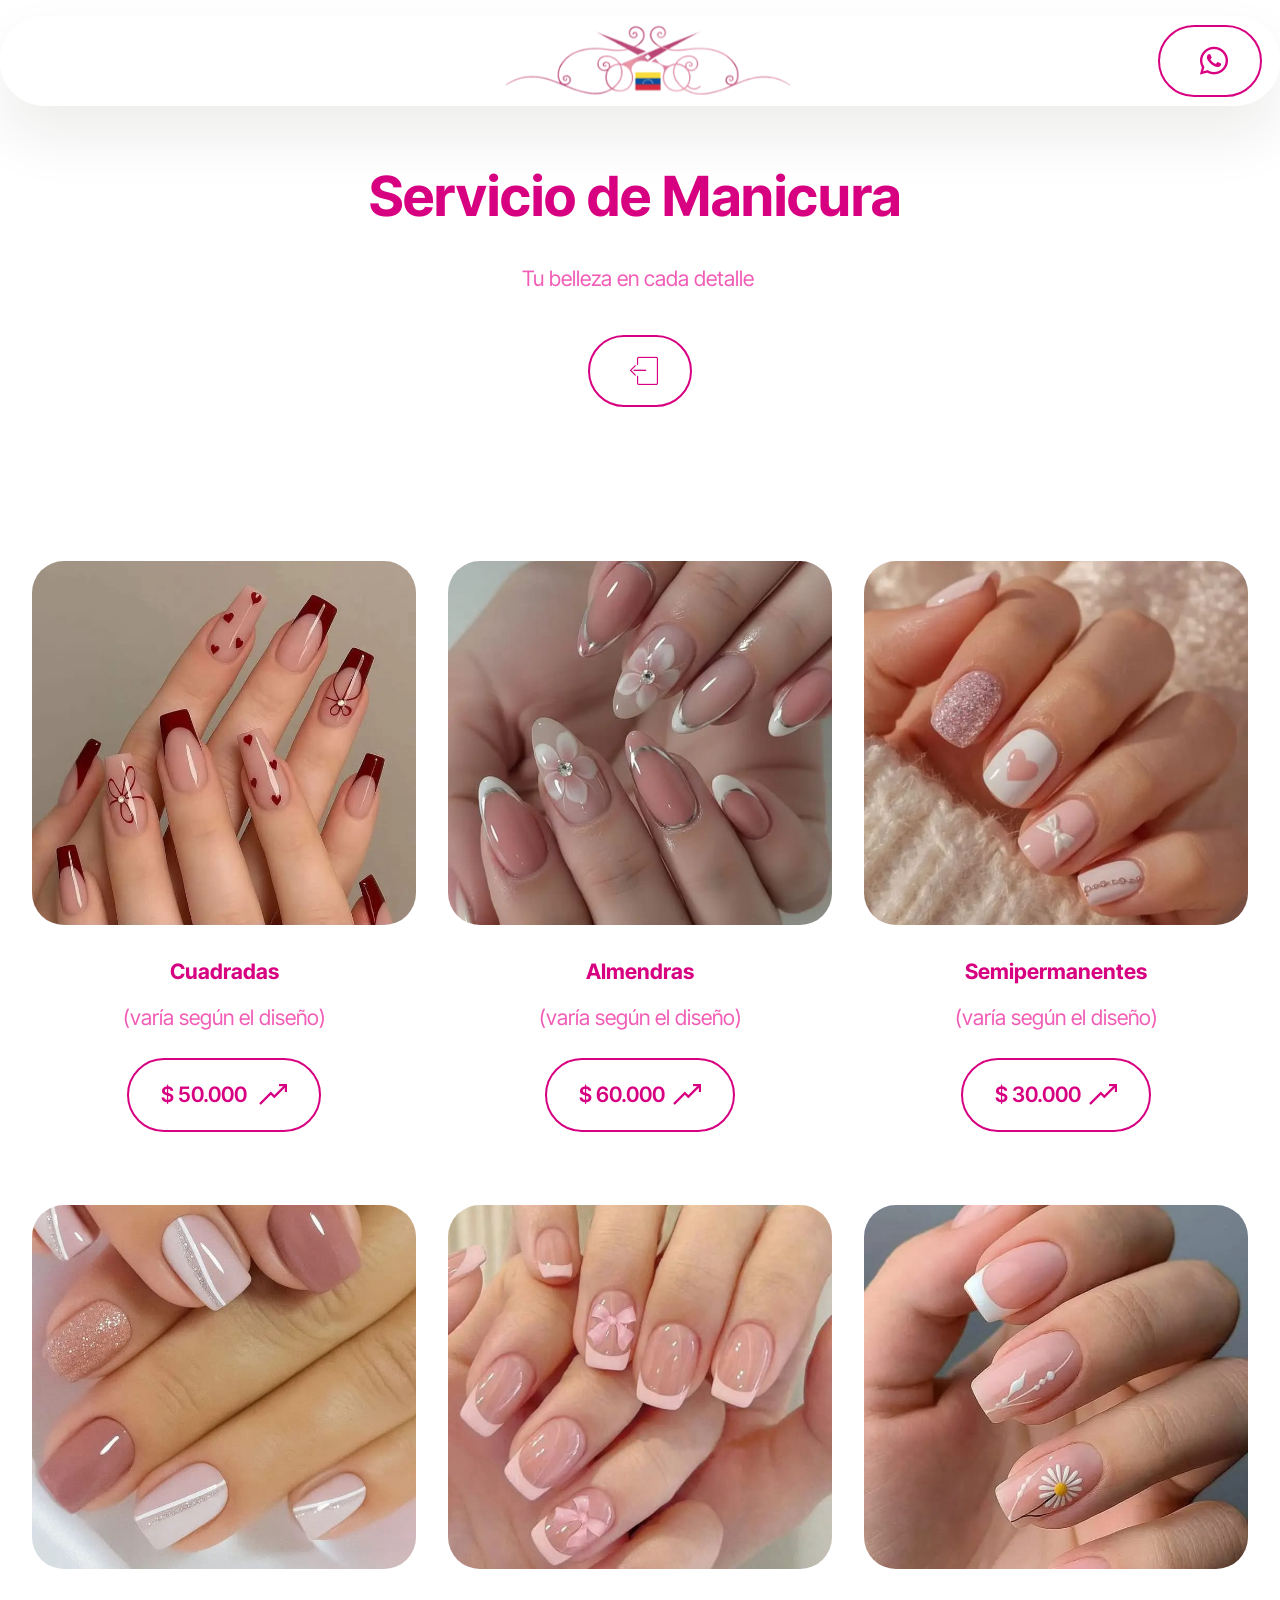
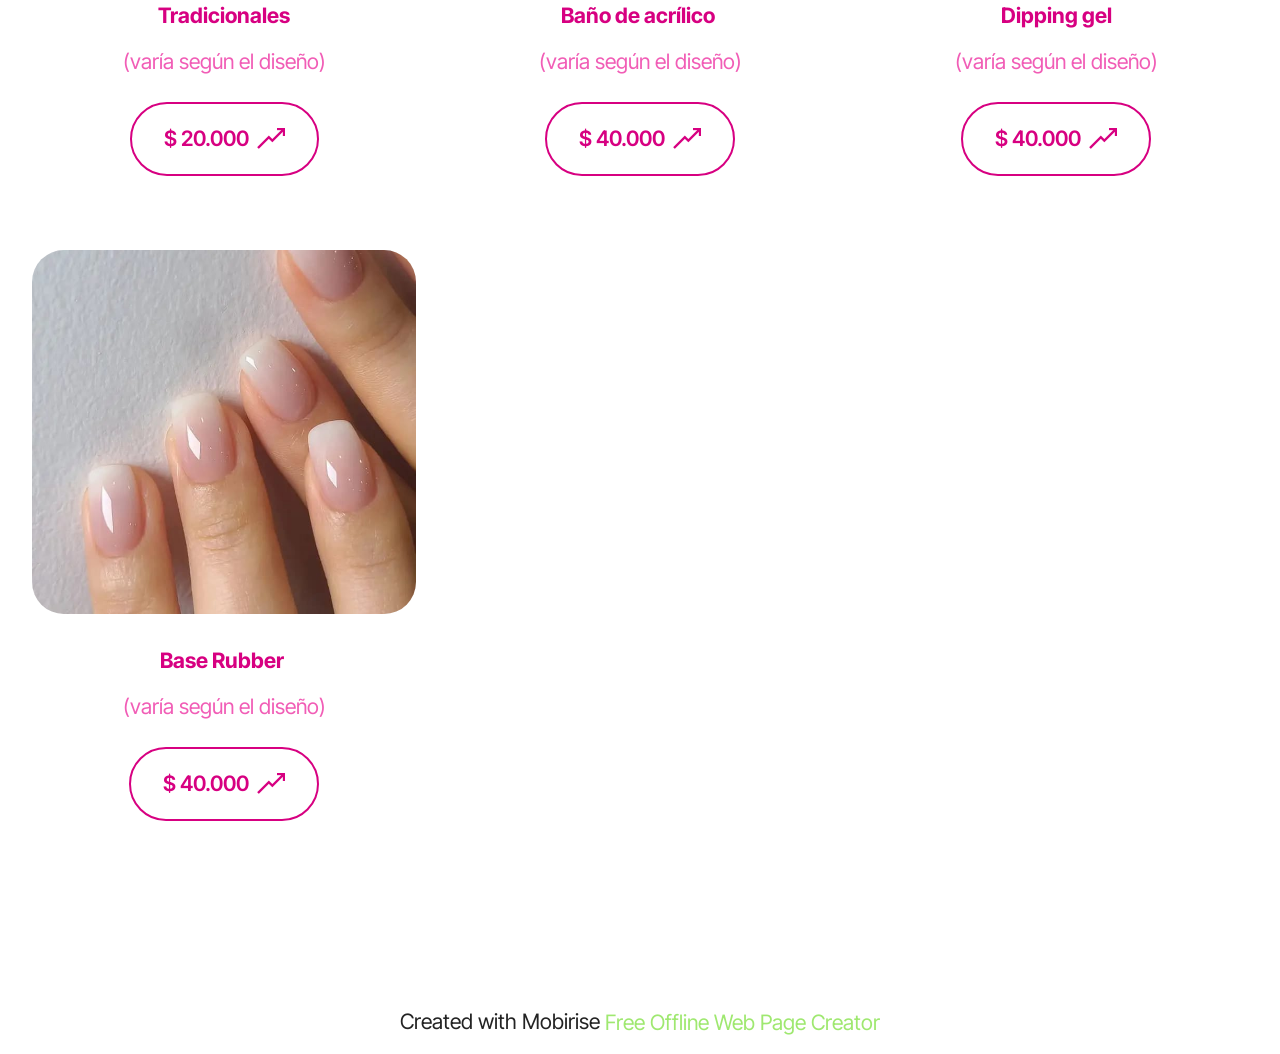
<file: page1.html>
<!DOCTYPE html>
<html  >
<head>
  <!-- Site made with Mobirise Website Builder v6.1.12, https://mobirise.com -->
  <meta charset="UTF-8">
  <meta http-equiv="X-UA-Compatible" content="IE=edge">
  <meta name="generator" content="Mobirise v6.1.12, mobirise.com">
  <meta name="viewport" content="width=device-width, initial-scale=1, minimum-scale=1">
  <link rel="shortcut icon" href="assets/images/13720sin20tc3adtulo-20260411131635-354x91.png" type="image/x-icon">
  <meta name="description" content="">
  
  
  <title>manicure</title>
  <link rel="stylesheet" href="assets/web/assets/mobirise-icons2/mobirise2.css">
  <link rel="stylesheet" href="assets/web/assets/mobirise-icons/mobirise-icons.css">
  <link rel="stylesheet" href="assets/bootstrap/css/bootstrap.min.css">
  <link rel="stylesheet" href="assets/dropdown/css/style.css">
  <link rel="stylesheet" href="assets/socicon/css/styles.css">
  <link rel="stylesheet" href="assets/theme/css/style.css">
  <link rel="preload" href="https://fonts.googleapis.com/css?family=Inter+Tight:100,200,300,400,500,600,700,800,900,100i,200i,300i,400i,500i,600i,700i,800i,900i&display=swap" as="style" onload="this.onload=null;this.rel='stylesheet'">
  <noscript><link rel="stylesheet" href="https://fonts.googleapis.com/css?family=Inter+Tight:100,200,300,400,500,600,700,800,900,100i,200i,300i,400i,500i,600i,700i,800i,900i&display=swap"></noscript>
  <link rel="preload" as="style" href="assets/mobirise/css/mbr-additional.css?v=uUc6cA"><link rel="stylesheet" href="assets/mobirise/css/mbr-additional.css?v=uUc6cA" type="text/css">

  
  
  
</head>
<body>
  
  <section data-bs-version="5.1" class="menu menu4 cid-vgvwYut1Gu" once="menu" id="menu04-1p">
	

	<nav class="navbar navbar-dropdown navbar-fixed-top navbar-expand-lg">
		<div class="container">
			<div class="navbar-brand">
				<span class="navbar-logo">
					
						<img src="assets/images/13720sin20tc3adtulo-20260411131635-354x91.png" alt="Mobirise Website Builder" style="height: 5rem;">
					
				</span>
				
			</div>
			<button class="navbar-toggler" type="button" data-toggle="collapse" data-bs-toggle="collapse" data-target="#navbarSupportedContent" data-bs-target="#navbarSupportedContent" aria-controls="navbarNavAltMarkup" aria-expanded="false" aria-label="Toggle navigation">
				<div class="hamburger">
					<span></span>
					<span></span>
					<span></span>
					<span></span>
				</div>
			</button>
			<div class="collapse navbar-collapse" id="navbarSupportedContent">
				
				
				<div class="navbar-buttons mbr-section-btn"><a class="btn btn-secondary-outline display-4" href="https://wa.me/573102356639"><span class="socicon socicon-whatsapp mbr-iconfont mbr-iconfont-btn"></span></a></div>
			</div>
		</div>
	</nav>
</section>

<section data-bs-version="5.1" class="article11 cid-vgqw1abiOj" id="article11-8">
    

    
    
    <div class="container">
        <div class="row justify-content-center">
            <div class="title col-md-12 col-lg-10">
                <h3 class="mbr-section-title mbr-fonts-style align-center mt-0 mb-0 display-2"><strong>Servicio de Manicura&nbsp;</strong></h3>
                <h4 class="mbr-section-subtitle align-center mbr-fonts-style mt-4 display-7">Tu belleza en cada detalle&nbsp;</h4>
                <div class="mbr-section-btn align-center mt-4"><a class="btn btn-secondary-outline display-4" href="index.html"><span class="mbri-logout mbr-iconfont mbr-iconfont-btn"></span></a></div>
            </div>
        </div>
    </div>
</section>

<section data-bs-version="5.1" class="features3 cid-vgqtlbXSuG" id="features3-6">
    
    
    <div class="container">
        
        <div class="row mt-4">
            <div class="item features-image col-12 col-md-6 col-lg-4">
                <div class="item-wrapper">
                    <div class="item-img">
                        <img src="assets/images/whatsapp20image202026-04-1020at209.03.2520pm-735x697.jpg" alt="Mobirise Website Builder">
                    </div>
                    <div class="item-content">
                        <h5 class="item-title mbr-fonts-style display-7"><strong>Cuadradas</strong></h5>
                        
                        <p class="mbr-text mbr-fonts-style mt-3 display-7">(varía según el diseño)</p>
                    </div>
                    <div class="mbr-section-btn item-footer mt-2"><a class="btn item-btn btn-secondary-outline display-7"><span class="mobi-mbri mobi-mbri-growing-chart mbr-iconfont mbr-iconfont-btn"></span>$ 50.000&nbsp;</a></div>
                </div>
            </div>
            <div class="item features-image col-12 col-md-6 col-lg-4">
                <div class="item-wrapper">
                    <div class="item-img">
                        <img src="assets/images/w-735x697.jpg" alt="Mobirise Website Builder">
                    </div>
                    <div class="item-content">
                        <h5 class="item-title mbr-fonts-style display-7"><strong>Almendras</strong></h5>
                        
                        <p class="mbr-text mbr-fonts-style mt-3 display-7">(varía según el diseño)</p>
                    </div>
                    <div class="mbr-section-btn item-footer mt-2"><a class="btn item-btn btn-secondary-outline display-7"><span class="mobi-mbri mobi-mbri-growing-chart mbr-iconfont mbr-iconfont-btn" style="color: rgb(215, 0, 129);"></span>$ 60.000</a></div>
                </div>
            </div>
            <div class="item features-image col-12 col-md-6 col-lg-4">
                <div class="item-wrapper">
                    <div class="item-img">
                        <img src="assets/images/whatsapp20image202026-04-1020at209.03.2620pm-735x697.jpg" alt="Mobirise Website Builder">
                    </div>
                    <div class="item-content">
                        <h5 class="item-title mbr-fonts-style display-7"><strong>Semipermanentes</strong></h5>
                        
                        <p class="mbr-text mbr-fonts-style mt-3 display-7">(varía según el diseño)</p>
                    </div>
                    <div class="mbr-section-btn item-footer mt-2"><a class="btn item-btn btn-secondary-outline display-7"><span class="mobi-mbri mobi-mbri-growing-chart mbr-iconfont mbr-iconfont-btn" style="color: rgb(215, 0, 129);"></span>$ 30.000</a></div>
                </div>
            </div><div class="item features-image col-12 col-md-6 col-lg-4">
                <div class="item-wrapper">
                    <div class="item-img">
                        <img src="assets/images/whatsapp20image202026-04-1020at209.03.-735x697.jpg" alt="Mobirise Website Builder" data-slide-to="3" data-bs-slide-to="4">
                    </div>
                    <div class="item-content">
                        <h5 class="item-title mbr-fonts-style display-7"><strong>Tradicionales</strong></h5>
                        
                        <p class="mbr-text mbr-fonts-style mt-3 display-7">(varía según el diseño)</p>
                    </div>
                    <div class="mbr-section-btn item-footer mt-2"><a class="btn item-btn btn-secondary-outline display-7"><span class="mobi-mbri mobi-mbri-growing-chart mbr-iconfont mbr-iconfont-btn" style="color: rgb(215, 0, 129);"></span>$ 20.000</a></div>
                </div>
            </div><div class="item features-image col-12 col-md-6 col-lg-4">
                <div class="item-wrapper">
                    <div class="item-img">
                        <img src="assets/images/whatsapp20image202026-04-10-735x697.jpg" alt="Mobirise Website Builder" data-slide-to="4" data-bs-slide-to="5">
                    </div>
                    <div class="item-content">
                        <h5 class="item-title mbr-fonts-style display-7"><strong>Baño de acrílico&nbsp;</strong></h5>
                        
                        <p class="mbr-text mbr-fonts-style mt-3 display-7">(varía según el diseño)</p>
                    </div>
                    <div class="mbr-section-btn item-footer mt-2"><a class="btn item-btn btn-secondary-outline display-7"><span class="mobi-mbri mobi-mbri-growing-chart mbr-iconfont mbr-iconfont-btn" style="color: rgb(215, 0, 129);"></span>$ 40.000</a></div>
                </div>
            </div><div class="item features-image col-12 col-md-6 col-lg-4">
                <div class="item-wrapper">
                    <div class="item-img">
                        <img src="assets/images/whatsapp20image202026-04-1020at209.03.2-735x697.jpg" alt="Mobirise Website Builder" data-slide-to="5" data-bs-slide-to="6">
                    </div>
                    <div class="item-content">
                        <h5 class="item-title mbr-fonts-style display-7"><strong>Dipping gel</strong></h5>
                        
                        <p class="mbr-text mbr-fonts-style mt-3 display-7">(varía según el diseño)</p>
                    </div>
                    <div class="mbr-section-btn item-footer mt-2"><a class="btn item-btn btn-secondary-outline display-7"><span class="mobi-mbri mobi-mbri-growing-chart mbr-iconfont mbr-iconfont-btn" style="color: rgb(215, 0, 129);"></span>$ 40.000</a></div>
                </div>
            </div><div class="item features-image col-12 col-md-6 col-lg-4">
                <div class="item-wrapper">
                    <div class="item-img">
                        <img src="assets/images/g-735x697.jpg" alt="Mobirise Website Builder" data-slide-to="6" data-bs-slide-to="7">
                    </div>
                    <div class="item-content">
                        <h5 class="item-title mbr-fonts-style display-7"><strong>Base Rubber&nbsp;</strong></h5>
                        
                        <p class="mbr-text mbr-fonts-style mt-3 display-7">(varía según el diseño)</p>
                    </div>
                    <div class="mbr-section-btn item-footer mt-2"><a class="btn item-btn btn-secondary-outline display-7"><span class="mobi-mbri mobi-mbri-growing-chart mbr-iconfont mbr-iconfont-btn" style="color: rgb(215, 0, 129);"></span>$ 40.000</a></div>
                </div>
            </div>
        </div>
    </div>
</section><section class="display-7" style="padding: 0;align-items: center;justify-content: center;flex-wrap: wrap;    align-content: center;display: flex;position: relative;height: 4rem;"><a href="https://mobiri.se/" style="flex: 1 1;height: 4rem;position: absolute;width: 100%;z-index: 1;"><img alt=" Free Web  Creation Software" style="height: 4rem;" src="[data-uri]"></a><p style="margin: 0;text-align: center;" class="display-7">Created with Mobirise &#8204;</p><a style="z-index:1" href="https://mobirise.com/offline-website-builder.html">Free Offline Web Page Creator</a></section><script src="assets/bootstrap/js/bootstrap.bundle.min.js"></script>  <script src="assets/smoothscroll/smooth-scroll.js"></script>  <script src="assets/ytplayer/index.js"></script>  <script src="assets/dropdown/js/navbar-dropdown.js"></script>  <script src="assets/theme/js/script.js"></script>  
  
  
</body>
</html>
</file>
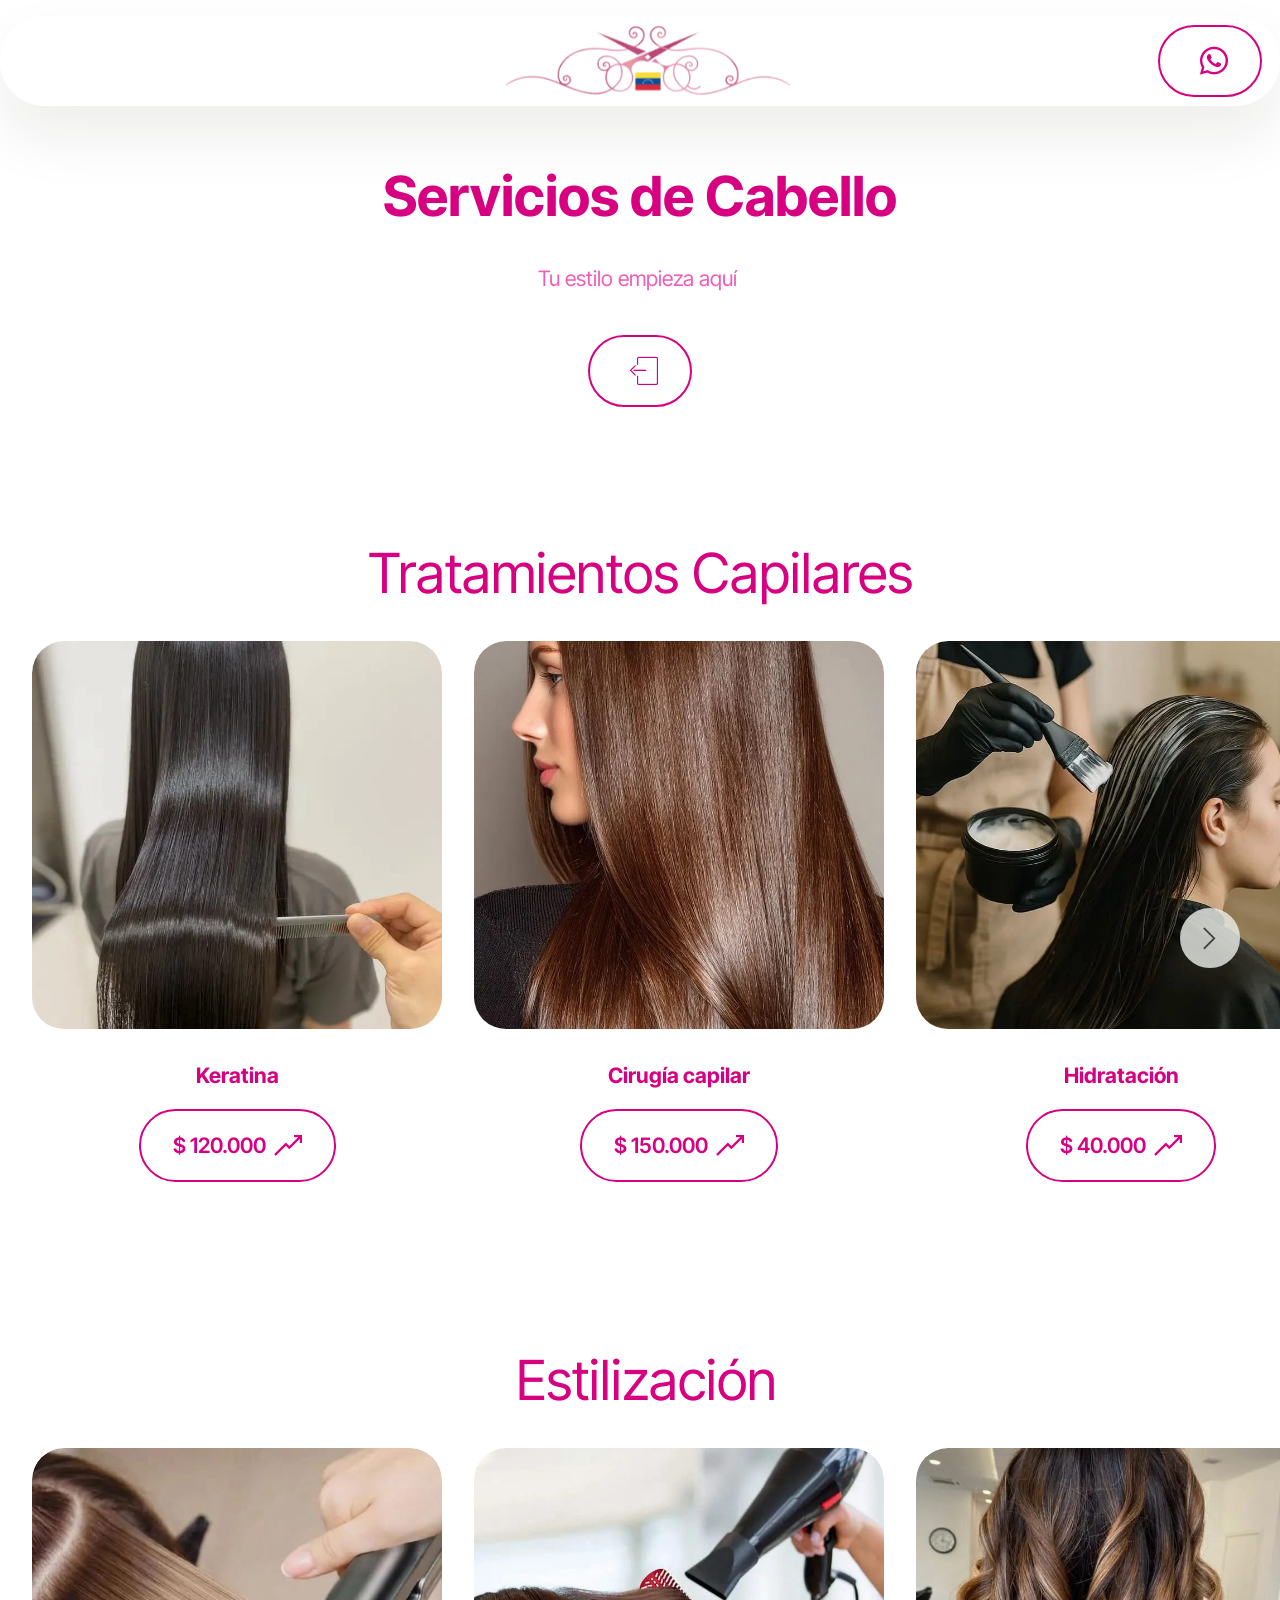
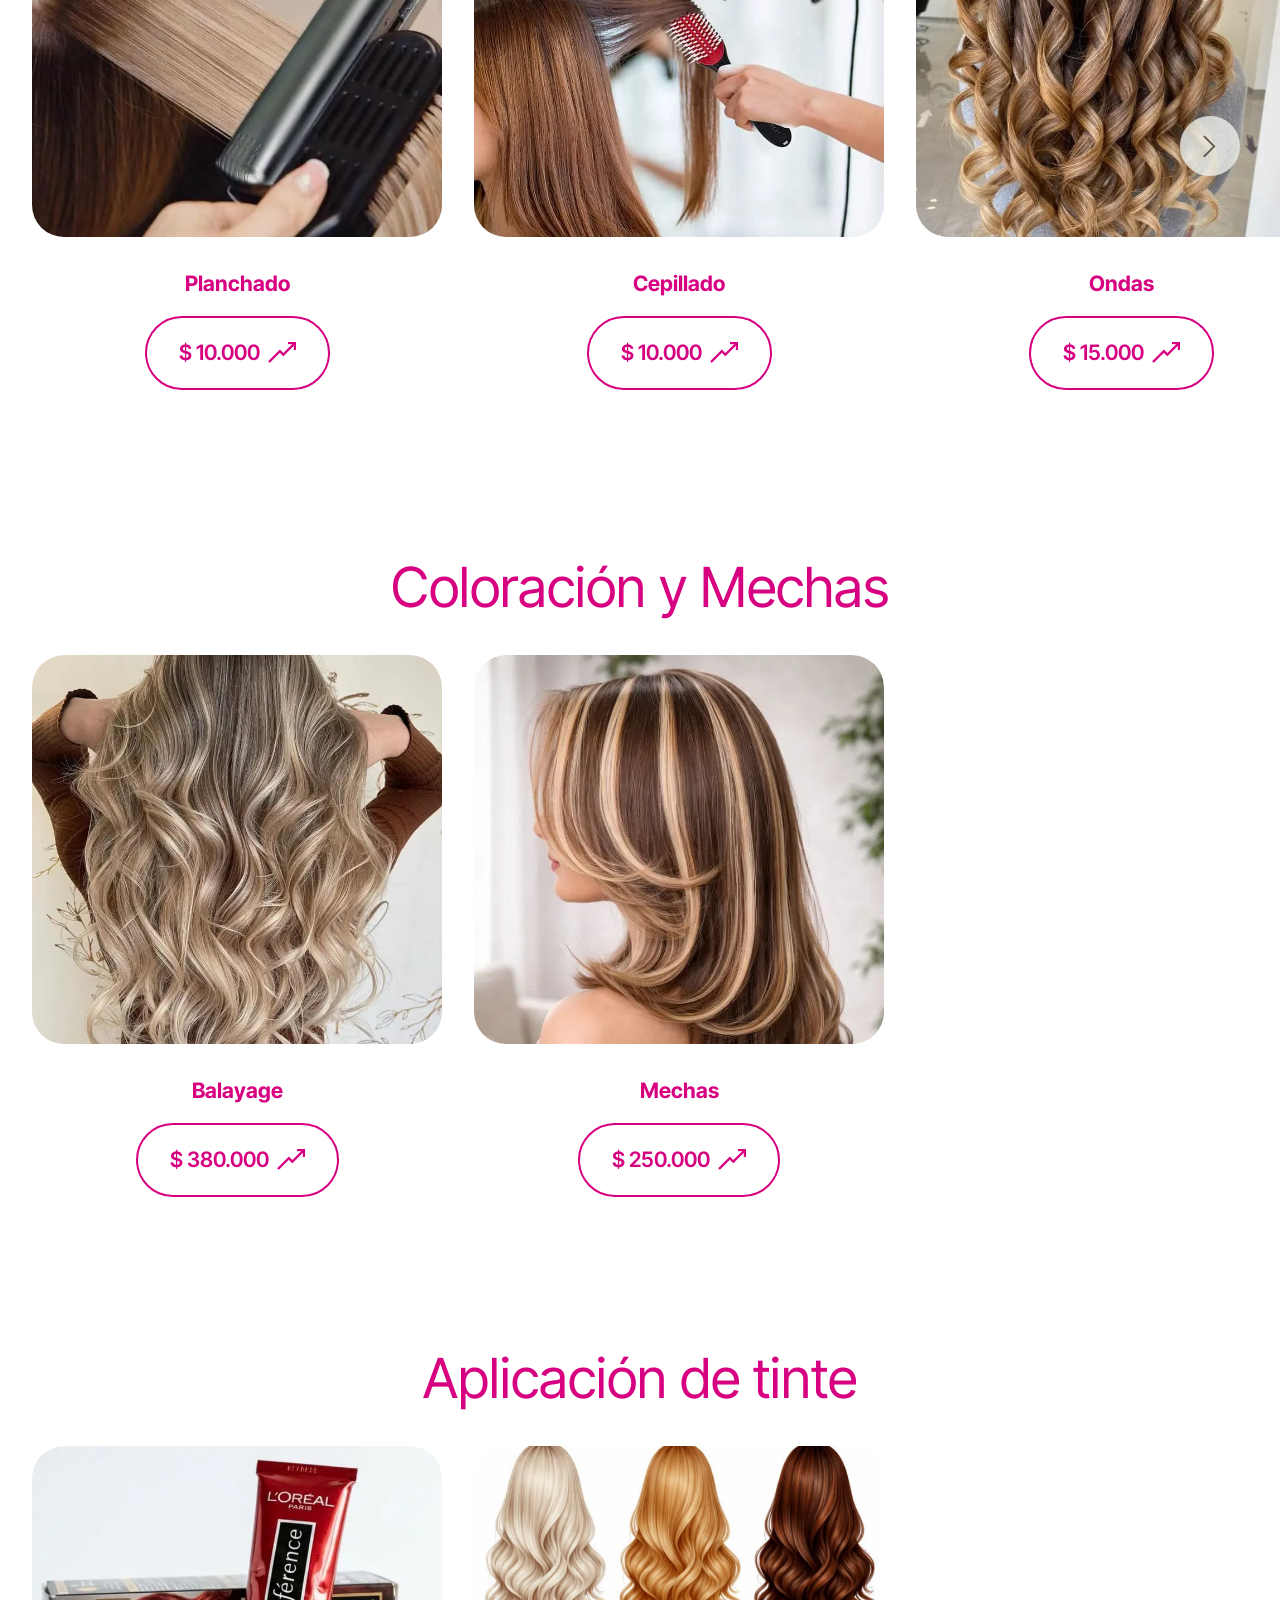
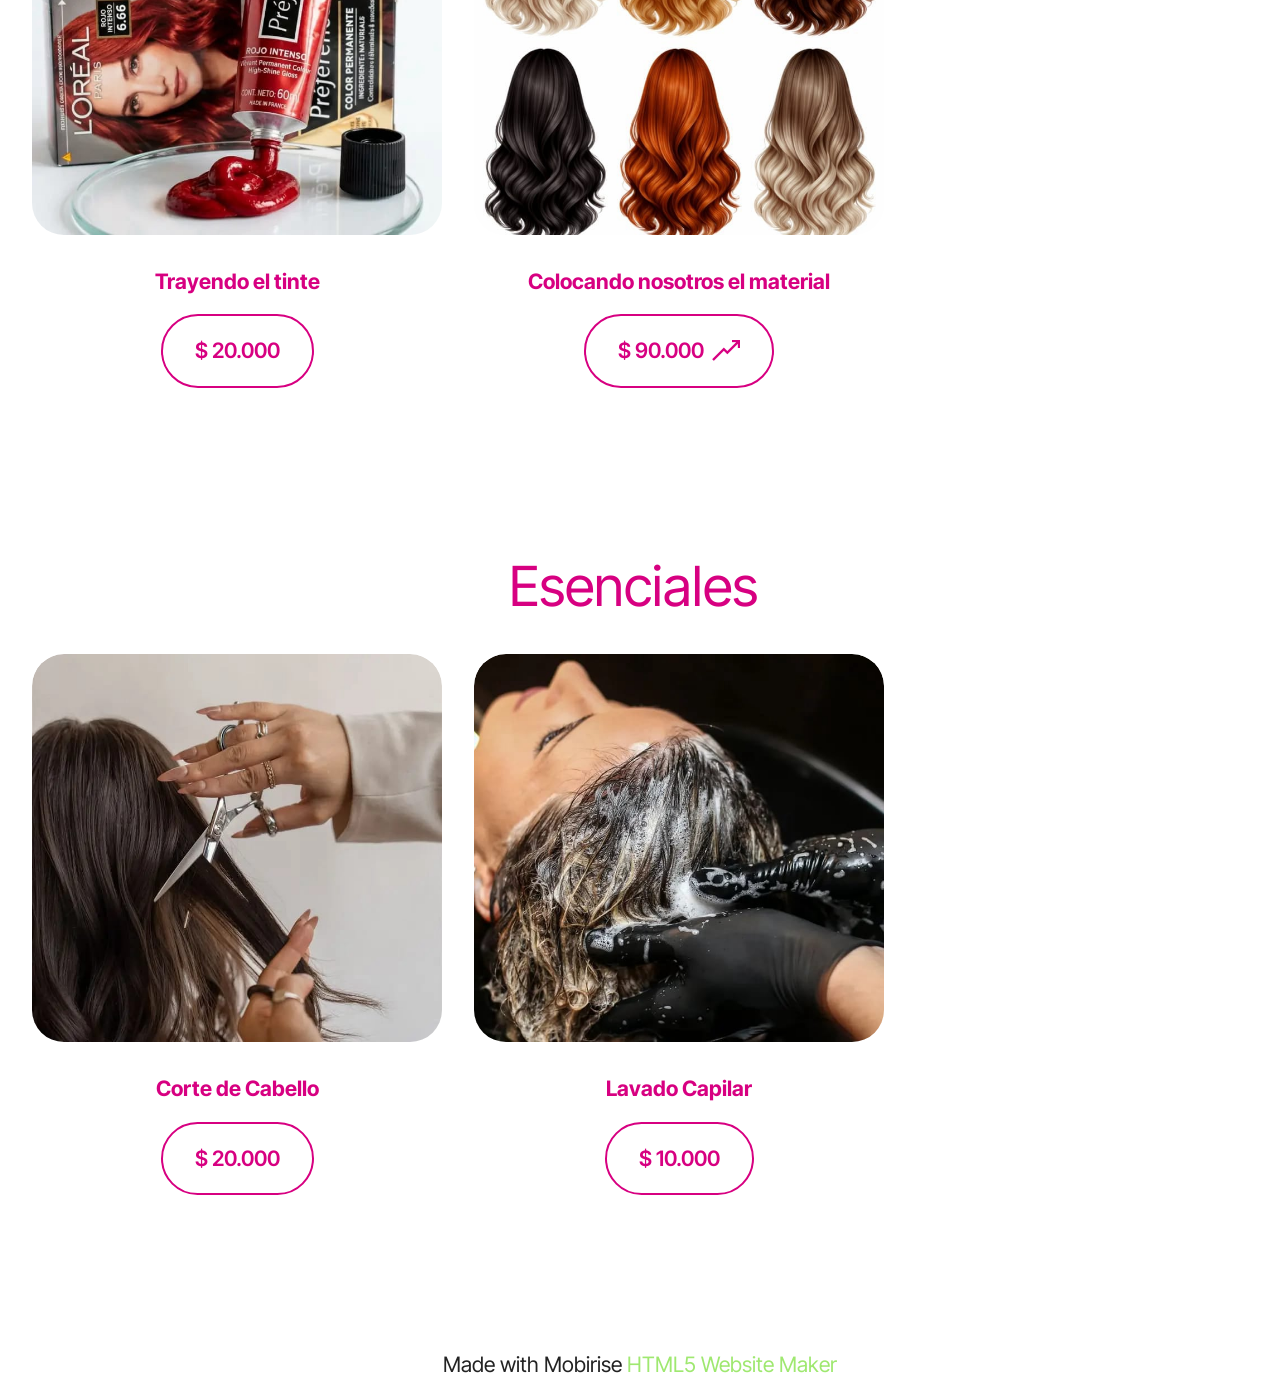
<file: page2.html>
<!DOCTYPE html>
<html  >
<head>
  <!-- Site made with Mobirise Website Builder v6.1.12, https://mobirise.com -->
  <meta charset="UTF-8">
  <meta http-equiv="X-UA-Compatible" content="IE=edge">
  <meta name="generator" content="Mobirise v6.1.12, mobirise.com">
  <meta name="viewport" content="width=device-width, initial-scale=1, minimum-scale=1">
  <link rel="shortcut icon" href="assets/images/13720sin20tc3adtulo-20260411131635-354x91.png" type="image/x-icon">
  <meta name="description" content="">
  
  
  <title>servicio de cabello</title>
  <link rel="stylesheet" href="assets/web/assets/mobirise-icons2/mobirise2.css">
  <link rel="stylesheet" href="assets/web/assets/mobirise-icons/mobirise-icons.css">
  <link rel="stylesheet" href="assets/bootstrap/css/bootstrap.min.css">
  <link rel="stylesheet" href="assets/dropdown/css/style.css">
  <link rel="stylesheet" href="assets/socicon/css/styles.css">
  <link rel="stylesheet" href="assets/theme/css/style.css">
  <link rel="preload" href="https://fonts.googleapis.com/css?family=Inter+Tight:100,200,300,400,500,600,700,800,900,100i,200i,300i,400i,500i,600i,700i,800i,900i&display=swap" as="style" onload="this.onload=null;this.rel='stylesheet'">
  <noscript><link rel="stylesheet" href="https://fonts.googleapis.com/css?family=Inter+Tight:100,200,300,400,500,600,700,800,900,100i,200i,300i,400i,500i,600i,700i,800i,900i&display=swap"></noscript>
  <link rel="preload" as="style" href="assets/mobirise/css/mbr-additional.css?v=Qik82F"><link rel="stylesheet" href="assets/mobirise/css/mbr-additional.css?v=Qik82F" type="text/css">

  
  
  
</head>
<body>
  
  <section data-bs-version="5.1" class="menu menu4 cid-vgvwYut1Gu" once="menu" id="menu04-1p">
	

	<nav class="navbar navbar-dropdown navbar-fixed-top navbar-expand-lg">
		<div class="container">
			<div class="navbar-brand">
				<span class="navbar-logo">
					
						<img src="assets/images/13720sin20tc3adtulo-20260411131635-354x91.png" alt="Mobirise Website Builder" style="height: 5rem;">
					
				</span>
				
			</div>
			<button class="navbar-toggler" type="button" data-toggle="collapse" data-bs-toggle="collapse" data-target="#navbarSupportedContent" data-bs-target="#navbarSupportedContent" aria-controls="navbarNavAltMarkup" aria-expanded="false" aria-label="Toggle navigation">
				<div class="hamburger">
					<span></span>
					<span></span>
					<span></span>
					<span></span>
				</div>
			</button>
			<div class="collapse navbar-collapse" id="navbarSupportedContent">
				
				
				<div class="navbar-buttons mbr-section-btn"><a class="btn btn-secondary-outline display-4" href="https://wa.me/573102356639"><span class="socicon socicon-whatsapp mbr-iconfont mbr-iconfont-btn"></span></a></div>
			</div>
		</div>
	</nav>
</section>

<section data-bs-version="5.1" class="article11 cid-vgqCHUPX3u" id="article11-e">
    

    
    
    <div class="container">
        <div class="row justify-content-center">
            <div class="title col-md-12 col-lg-10">
                <h3 class="mbr-section-title mbr-fonts-style align-center mt-0 mb-0 display-2"><strong>Servicios de Cabello</strong></h3>
                <h4 class="mbr-section-subtitle align-center mbr-fonts-style mt-4 display-7">Tu estilo empieza aquí&nbsp;</h4>
                <div class="mbr-section-btn align-center mt-4"><a class="btn btn-secondary-outline display-4" href="index.html#slider4-1"><span class="mbri-logout mbr-iconfont mbr-iconfont-btn" style="color: rgb(215, 0, 129);"></span></a></div>
            </div>
        </div>
    </div>
</section>

<section data-bs-version="5.1" class="slider4 mbr-embla cid-vgrkuh2aBi" id="slider4-14">
    
    
    <div class="position-relative text-center">
        <div class="mbr-section-head">
            
            <h5 class="mbr-section-subtitle mbr-fonts-style align-center mb-0 mt-2 display-2">Tratamientos Capilares</h5>
        </div>
        <div class="embla mt-4" data-skip-snaps="true" data-align="center" data-contain-scroll="trimSnaps" data-auto-play-interval="5" data-draggable="true">
            <div class="embla__viewport container-fluid">
                <div class="embla__container">
                    <div class="embla__slide slider-image item" style="margin-left: 1rem; margin-right: 1rem;">
                        <div class="slide-content">
                            <div class="item-wrapper">
                                <div class="item-img">
                                    <img src="assets/images/3-735x697.jpg" alt="Mobirise Website Builder">
                                </div>
                            </div>
                            <div class="item-content">
                                <h5 class="item-title mbr-fonts-style display-7"><strong>Keratina</strong></h5>
                                
                                
                            </div>
                            <div class="mbr-section-btn item-footer mt-2"><a href="" class="btn item-btn btn-secondary-outline display-7" target="_blank"><span class="mobi-mbri mobi-mbri-growing-chart mbr-iconfont mbr-iconfont-btn" style="color: rgb(215, 0, 129);"></span>$ 120.000</a></div>
                        </div>
                    </div><div class="embla__slide slider-image item" style="margin-left: 1rem; margin-right: 1rem;">
                        <div class="slide-content">
                            <div class="item-wrapper">
                                <div class="item-img">
                                    <img src="assets/images/4-735x697.jpg" alt="Mobirise Website Builder" data-slide-to="1" data-bs-slide-to="2">
                                </div>
                            </div>
                            <div class="item-content">
                                <h5 class="item-title mbr-fonts-style display-7"><strong>Cirugía capilar</strong></h5>
                                
                                
                            </div>
                            <div class="mbr-section-btn item-footer mt-2"><a href="" class="btn item-btn btn-secondary-outline display-7" target="_blank"><span class="mobi-mbri mobi-mbri-growing-chart mbr-iconfont mbr-iconfont-btn"></span>$ 150.000</a></div>
                        </div>
                    </div><div class="embla__slide slider-image item" style="margin-left: 1rem; margin-right: 1rem;">
                        <div class="slide-content">
                            <div class="item-wrapper">
                                <div class="item-img">
                                    <img src="assets/images/2-735x697.jpg" alt="Mobirise Website Builder" data-slide-to="2" data-bs-slide-to="3">
                                </div>
                            </div>
                            <div class="item-content">
                                <h5 class="item-title mbr-fonts-style display-7"><strong>Hidratación</strong></h5>
                                
                                
                            </div>
                            <div class="mbr-section-btn item-footer mt-2"><a href="" class="btn item-btn btn-secondary-outline display-7" target="_blank"><span class="mobi-mbri mobi-mbri-growing-chart mbr-iconfont mbr-iconfont-btn" style="color: rgb(215, 0, 129);"></span>$ 40.000</a></div>
                        </div>
                    </div><div class="embla__slide slider-image item" style="margin-left: 1rem; margin-right: 1rem;">
                        <div class="slide-content">
                            <div class="item-wrapper">
                                <div class="item-img">
                                    <img src="assets/images/1-735x697.jpg" alt="Mobirise Website Builder" data-slide-to="3" data-bs-slide-to="4">
                                </div>
                            </div>
                            <div class="item-content">
                                <h5 class="item-title mbr-fonts-style display-7"><strong>Reporalización</strong></h5>
                                
                                
                            </div>
                            <div class="mbr-section-btn item-footer mt-2"><a href="" class="btn item-btn btn-secondary-outline display-7" target="_blank"><span class="mobi-mbri mobi-mbri-growing-chart mbr-iconfont mbr-iconfont-btn" style="color: rgb(215, 0, 129);"></span>$ 50.000</a></div>
                        </div>
                    </div>
                    
                    
                    
                </div>
            </div>
            <button class="embla__button embla__button--prev">
                <span class="mobi-mbri mobi-mbri-arrow-prev mbr-iconfont" aria-hidden="true"></span>
                <span class="sr-only visually-hidden visually-hidden">Previous</span>
            </button>
            <button class="embla__button embla__button--next">
                <span class="mobi-mbri mobi-mbri-arrow-next mbr-iconfont" aria-hidden="true"></span>
                <span class="sr-only visually-hidden visually-hidden">Next</span>
            </button>
        </div>
    </div>
</section>

<section data-bs-version="5.1" class="slider4 mbr-embla cid-vgrlTrygh4" id="slider4-15">
    
    
    <div class="position-relative text-center">
        <div class="mbr-section-head">
            
            <h5 class="mbr-section-subtitle mbr-fonts-style align-center mb-0 mt-2 display-2">&nbsp;Estilización</h5>
        </div>
        <div class="embla mt-4" data-skip-snaps="true" data-align="center" data-contain-scroll="trimSnaps" data-auto-play-interval="5" data-draggable="true">
            <div class="embla__viewport container-fluid">
                <div class="embla__container">
                    <div class="embla__slide slider-image item" style="margin-left: 1rem; margin-right: 1rem;">
                        <div class="slide-content">
                            <div class="item-wrapper">
                                <div class="item-img">
                                    <img src="assets/images/2-1-735x697.jpg" alt="Mobirise Website Builder">
                                </div>
                            </div>
                            <div class="item-content">
                                <h5 class="item-title mbr-fonts-style display-7"><strong>Planchado</strong></h5>
                                
                                
                            </div>
                            <div class="mbr-section-btn item-footer mt-2"><a href="" class="btn item-btn btn-secondary-outline display-7" target="_blank"><span class="mobi-mbri mobi-mbri-growing-chart mbr-iconfont mbr-iconfont-btn" style="color: rgb(215, 0, 129);"></span>$ 10.000</a></div>
                        </div>
                    </div><div class="embla__slide slider-image item" style="margin-left: 1rem; margin-right: 1rem;">
                        <div class="slide-content">
                            <div class="item-wrapper">
                                <div class="item-img">
                                    <img src="assets/images/3-1-735x697.jpg" alt="Mobirise Website Builder" data-slide-to="1" data-bs-slide-to="2">
                                </div>
                            </div>
                            <div class="item-content">
                                <h5 class="item-title mbr-fonts-style display-7"><strong>Cepillado</strong></h5>
                                
                                
                            </div>
                            <div class="mbr-section-btn item-footer mt-2"><a href="" class="btn item-btn btn-secondary-outline display-7" target="_blank"><span class="mobi-mbri mobi-mbri-growing-chart mbr-iconfont mbr-iconfont-btn" style="color: rgb(215, 0, 129);"></span>$ 10.000</a></div>
                        </div>
                    </div><div class="embla__slide slider-image item" style="margin-left: 1rem; margin-right: 1rem;">
                        <div class="slide-content">
                            <div class="item-wrapper">
                                <div class="item-img">
                                    <img src="assets/images/1-1-735x697.jpg" alt="Mobirise Website Builder" data-slide-to="2" data-bs-slide-to="3">
                                </div>
                            </div>
                            <div class="item-content">
                                <h5 class="item-title mbr-fonts-style display-7"><strong>Ondas</strong></h5>
                                
                                
                            </div>
                            <div class="mbr-section-btn item-footer mt-2"><a href="" class="btn item-btn btn-secondary-outline display-7" target="_blank"><span class="mobi-mbri mobi-mbri-growing-chart mbr-iconfont mbr-iconfont-btn" style="color: rgb(215, 0, 129);"></span>$ 15.000</a></div>
                        </div>
                    </div><div class="embla__slide slider-image item" style="margin-left: 1rem; margin-right: 1rem;">
                        <div class="slide-content">
                            <div class="item-wrapper">
                                <div class="item-img">
                                    <img src="assets/images/5-735x697.jpg" alt="Mobirise Website Builder" data-slide-to="3" data-bs-slide-to="4">
                                </div>
                            </div>
                            <div class="item-content">
                                <h5 class="item-title mbr-fonts-style display-7"><strong>Peinados casuales</strong></h5>
                                
                                
                            </div>
                            <div class="mbr-section-btn item-footer mt-2"><a href="" class="btn item-btn btn-secondary-outline display-7" target="_blank"><span class="mobi-mbri mobi-mbri-growing-chart mbr-iconfont mbr-iconfont-btn" style="color: rgb(215, 0, 129);"></span>$ 10.000</a></div>
                        </div>
                    </div><div class="embla__slide slider-image item" style="margin-left: 1rem; margin-right: 1rem;">
                        <div class="slide-content">
                            <div class="item-wrapper">
                                <div class="item-img">
                                    <img src="assets/images/4-1-735x697.jpg" alt="Mobirise Website Builder" data-slide-to="4" data-bs-slide-to="5">
                                </div>
                            </div>
                            <div class="item-content">
                                <h5 class="item-title mbr-fonts-style display-7"><strong>Peinados, quinceañeras y bodas</strong></h5>
                                
                                
                            </div>
                            <div class="mbr-section-btn item-footer mt-2"><a href="" class="btn item-btn btn-secondary-outline display-7" target="_blank"><span class="mobi-mbri mobi-mbri-growing-chart mbr-iconfont mbr-iconfont-btn" style="color: rgb(215, 0, 129);"></span>$ 40.000</a></div>
                        </div>
                    </div><div class="embla__slide slider-image item" style="margin-left: 1rem; margin-right: 1rem;">
                        <div class="slide-content">
                            <div class="item-wrapper">
                                <div class="item-img">
                                    <img src="assets/images/6-735x697.jpg" alt="Mobirise Website Builder" data-slide-to="5" data-bs-slide-to="6">
                                </div>
                            </div>
                            <div class="item-content">
                                <h5 class="item-title mbr-fonts-style display-7"><strong>Trenzados con kanekalon</strong></h5>
                                
                                
                            </div>
                            <div class="mbr-section-btn item-footer mt-2"><a href="" class="btn item-btn btn-secondary-outline display-7" target="_blank"><span class="mobi-mbri mobi-mbri-growing-chart mbr-iconfont mbr-iconfont-btn" style="color: rgb(215, 0, 129);"></span>$ 50.000</a></div>
                        </div>
                    </div>
                    
                    
                    
                </div>
            </div>
            <button class="embla__button embla__button--prev">
                <span class="mobi-mbri mobi-mbri-arrow-prev mbr-iconfont" aria-hidden="true"></span>
                <span class="sr-only visually-hidden visually-hidden">Previous</span>
            </button>
            <button class="embla__button embla__button--next">
                <span class="mobi-mbri mobi-mbri-arrow-next mbr-iconfont" aria-hidden="true"></span>
                <span class="sr-only visually-hidden visually-hidden">Next</span>
            </button>
        </div>
    </div>
</section>

<section data-bs-version="5.1" class="slider4 mbr-embla cid-vgrnBqUB7U" id="slider4-17">
    
    
    <div class="position-relative text-center">
        <div class="mbr-section-head">
            
            <h5 class="mbr-section-subtitle mbr-fonts-style align-center mb-0 mt-2 display-2">Coloración y Mechas</h5>
        </div>
        <div class="embla mt-4" data-skip-snaps="true" data-align="center" data-contain-scroll="trimSnaps" data-auto-play-interval="5" data-draggable="true">
            <div class="embla__viewport container-fluid">
                <div class="embla__container">
                    <div class="embla__slide slider-image item" style="margin-left: 1rem; margin-right: 1rem;">
                        <div class="slide-content">
                            <div class="item-wrapper">
                                <div class="item-img">
                                    <img src="assets/images/2-2-735x697.jpg" alt="Mobirise Website Builder">
                                </div>
                            </div>
                            <div class="item-content">
                                <h5 class="item-title mbr-fonts-style display-7"><strong>Balayage</strong></h5>
                                
                                
                            </div>
                            <div class="mbr-section-btn item-footer mt-2"><a href="" class="btn item-btn btn-secondary-outline display-7" target="_blank"><span class="mobi-mbri mobi-mbri-growing-chart mbr-iconfont mbr-iconfont-btn" style="color: rgb(215, 0, 129);"></span>$ 380.000</a></div>
                        </div>
                    </div><div class="embla__slide slider-image item" style="margin-left: 1rem; margin-right: 1rem;">
                        <div class="slide-content">
                            <div class="item-wrapper">
                                <div class="item-img">
                                    <img src="assets/images/3-2-735x697.jpg" alt="Mobirise Website Builder" data-slide-to="1" data-bs-slide-to="2">
                                </div>
                            </div>
                            <div class="item-content">
                                <h5 class="item-title mbr-fonts-style display-7"><strong>Mechas</strong></h5>
                                
                                
                            </div>
                            <div class="mbr-section-btn item-footer mt-2"><a href="" class="btn item-btn btn-secondary-outline display-7" target="_blank"><span class="mobi-mbri mobi-mbri-growing-chart mbr-iconfont mbr-iconfont-btn" style="color: rgb(215, 0, 129);"></span>$ 250.000</a></div>
                        </div>
                    </div>
                    
                    
                    
                </div>
            </div>
            <button class="embla__button embla__button--prev">
                <span class="mobi-mbri mobi-mbri-arrow-prev mbr-iconfont" aria-hidden="true"></span>
                <span class="sr-only visually-hidden visually-hidden">Previous</span>
            </button>
            <button class="embla__button embla__button--next">
                <span class="mobi-mbri mobi-mbri-arrow-next mbr-iconfont" aria-hidden="true"></span>
                <span class="sr-only visually-hidden visually-hidden">Next</span>
            </button>
        </div>
    </div>
</section>

<section data-bs-version="5.1" class="slider4 mbr-embla cid-vgroostyBm" id="slider4-18">
    
    
    <div class="position-relative text-center">
        <div class="mbr-section-head">
            
            <h3 class="mbr-section-subtitle mbr-fonts-style align-center mb-0 mt-2 display-2">Aplicación de tinte</h3>
        </div>
        <div class="embla mt-4" data-skip-snaps="true" data-align="center" data-contain-scroll="trimSnaps" data-auto-play-interval="5" data-draggable="true">
            <div class="embla__viewport container-fluid">
                <div class="embla__container">
                    <div class="embla__slide slider-image item active" style="margin-left: 1rem; margin-right: 1rem;">
                        <div class="slide-content">
                            <div class="item-wrapper">
                                <div class="item-img">
                                    <img src="assets/images/4-2-735x697.jpg" alt="Mobirise Website Builder" data-slide-to="2" data-bs-slide-to="3">
                                </div>
                            </div>
                            <div class="item-content">
                                <h5 class="item-title mbr-fonts-style display-7"><strong>Trayendo el tinte</strong></h5>
                                
                                
                            </div>
                            <div class="mbr-section-btn item-footer mt-2"><a href="" class="btn item-btn btn-secondary-outline display-7" target="_blank">$ 20.000</a></div>
                        </div>
                    </div><div class="embla__slide slider-image item" style="margin-left: 1rem; margin-right: 1rem;">
                        <div class="slide-content">
                            <div class="item-wrapper">
                                <div class="item-img">
                                    <img src="assets/images/whatsapp20image202026-04-1120at2011.57.5620am-735x697.jpg" alt="Mobirise Website Builder" data-slide-to="3" data-bs-slide-to="4">
                                </div>
                            </div>
                            <div class="item-content">
                                <h5 class="item-title mbr-fonts-style display-7"><strong>Colocando nosotros el material</strong></h5>
                                
                                
                            </div>
                            <div class="mbr-section-btn item-footer mt-2"><a href="" class="btn item-btn btn-secondary-outline display-7" target="_blank"><span class="mobi-mbri mobi-mbri-growing-chart mbr-iconfont mbr-iconfont-btn" style="color: rgb(215, 0, 129);"></span>$ 90.000</a></div>
                        </div>
                    </div>
                    
                    
                    
                </div>
            </div>
            <button class="embla__button embla__button--prev">
                <span class="mobi-mbri mobi-mbri-arrow-prev mbr-iconfont" aria-hidden="true"></span>
                <span class="sr-only visually-hidden visually-hidden">Previous</span>
            </button>
            <button class="embla__button embla__button--next">
                <span class="mobi-mbri mobi-mbri-arrow-next mbr-iconfont" aria-hidden="true"></span>
                <span class="sr-only visually-hidden visually-hidden">Next</span>
            </button>
        </div>
    </div>
</section>

<section data-bs-version="5.1" class="slider4 mbr-embla cid-vgrp6uLB4u" id="slider4-19">
    
    
    <div class="position-relative text-center">
        <div class="mbr-section-head">
            
            <h5 class="mbr-section-subtitle mbr-fonts-style align-center mb-0 mt-2 display-2">Esenciales&nbsp;</h5>
        </div>
        <div class="embla mt-4" data-skip-snaps="true" data-align="center" data-contain-scroll="trimSnaps" data-auto-play-interval="5" data-draggable="true">
            <div class="embla__viewport container-fluid">
                <div class="embla__container">
                    <div class="embla__slide slider-image item" style="margin-left: 1rem; margin-right: 1rem;">
                        <div class="slide-content">
                            <div class="item-wrapper">
                                <div class="item-img">
                                    <img src="assets/images/4-3-735x697.jpg" alt="Mobirise Website Builder">
                                </div>
                            </div>
                            <div class="item-content">
                                <h5 class="item-title mbr-fonts-style display-7"><strong>Corte de Cabello</strong></h5>
                                
                                
                            </div>
                            <div class="mbr-section-btn item-footer mt-2"><a href="" class="btn item-btn btn-secondary-outline display-7" target="_blank">$ 20.000</a></div>
                        </div>
                    </div><div class="embla__slide slider-image item" style="margin-left: 1rem; margin-right: 1rem;">
                        <div class="slide-content">
                            <div class="item-wrapper">
                                <div class="item-img">
                                    <img src="assets/images/2-3-735x697.jpg" alt="Mobirise Website Builder" data-slide-to="1" data-bs-slide-to="2">
                                </div>
                            </div>
                            <div class="item-content">
                                <h5 class="item-title mbr-fonts-style display-7"><strong>Lavado Capilar</strong></h5>
                                
                                
                            </div>
                            <div class="mbr-section-btn item-footer mt-2"><a href="" class="btn item-btn btn-secondary-outline display-7" target="_blank">$ 10.000</a></div>
                        </div>
                    </div>
                    
                    
                    
                </div>
            </div>
            <button class="embla__button embla__button--prev">
                <span class="mobi-mbri mobi-mbri-arrow-prev mbr-iconfont" aria-hidden="true"></span>
                <span class="sr-only visually-hidden visually-hidden">Previous</span>
            </button>
            <button class="embla__button embla__button--next">
                <span class="mobi-mbri mobi-mbri-arrow-next mbr-iconfont" aria-hidden="true"></span>
                <span class="sr-only visually-hidden visually-hidden">Next</span>
            </button>
        </div>
    </div>
</section><section class="display-7" style="padding: 0;align-items: center;justify-content: center;flex-wrap: wrap;    align-content: center;display: flex;position: relative;height: 4rem;"><a href="https://mobiri.se/" style="flex: 1 1;height: 4rem;position: absolute;width: 100%;z-index: 1;"><img alt=" Free Web Page  Creation Software" style="height: 4rem;" src="[data-uri]"></a><p style="margin: 0;text-align: center;" class="display-7">Made with Mobirise &#8204;</p><a style="z-index:1" href="https://mobirise.com/html-builder.html">HTML5 Website Maker</a></section><script src="assets/bootstrap/js/bootstrap.bundle.min.js"></script>  <script src="assets/smoothscroll/smooth-scroll.js"></script>  <script src="assets/ytplayer/index.js"></script>  <script src="assets/dropdown/js/navbar-dropdown.js"></script>  <script src="assets/embla/embla.min.js"></script>  <script src="assets/embla/script.js"></script>  <script src="assets/theme/js/script.js"></script>  
  
  
</body>
</html>
</file>
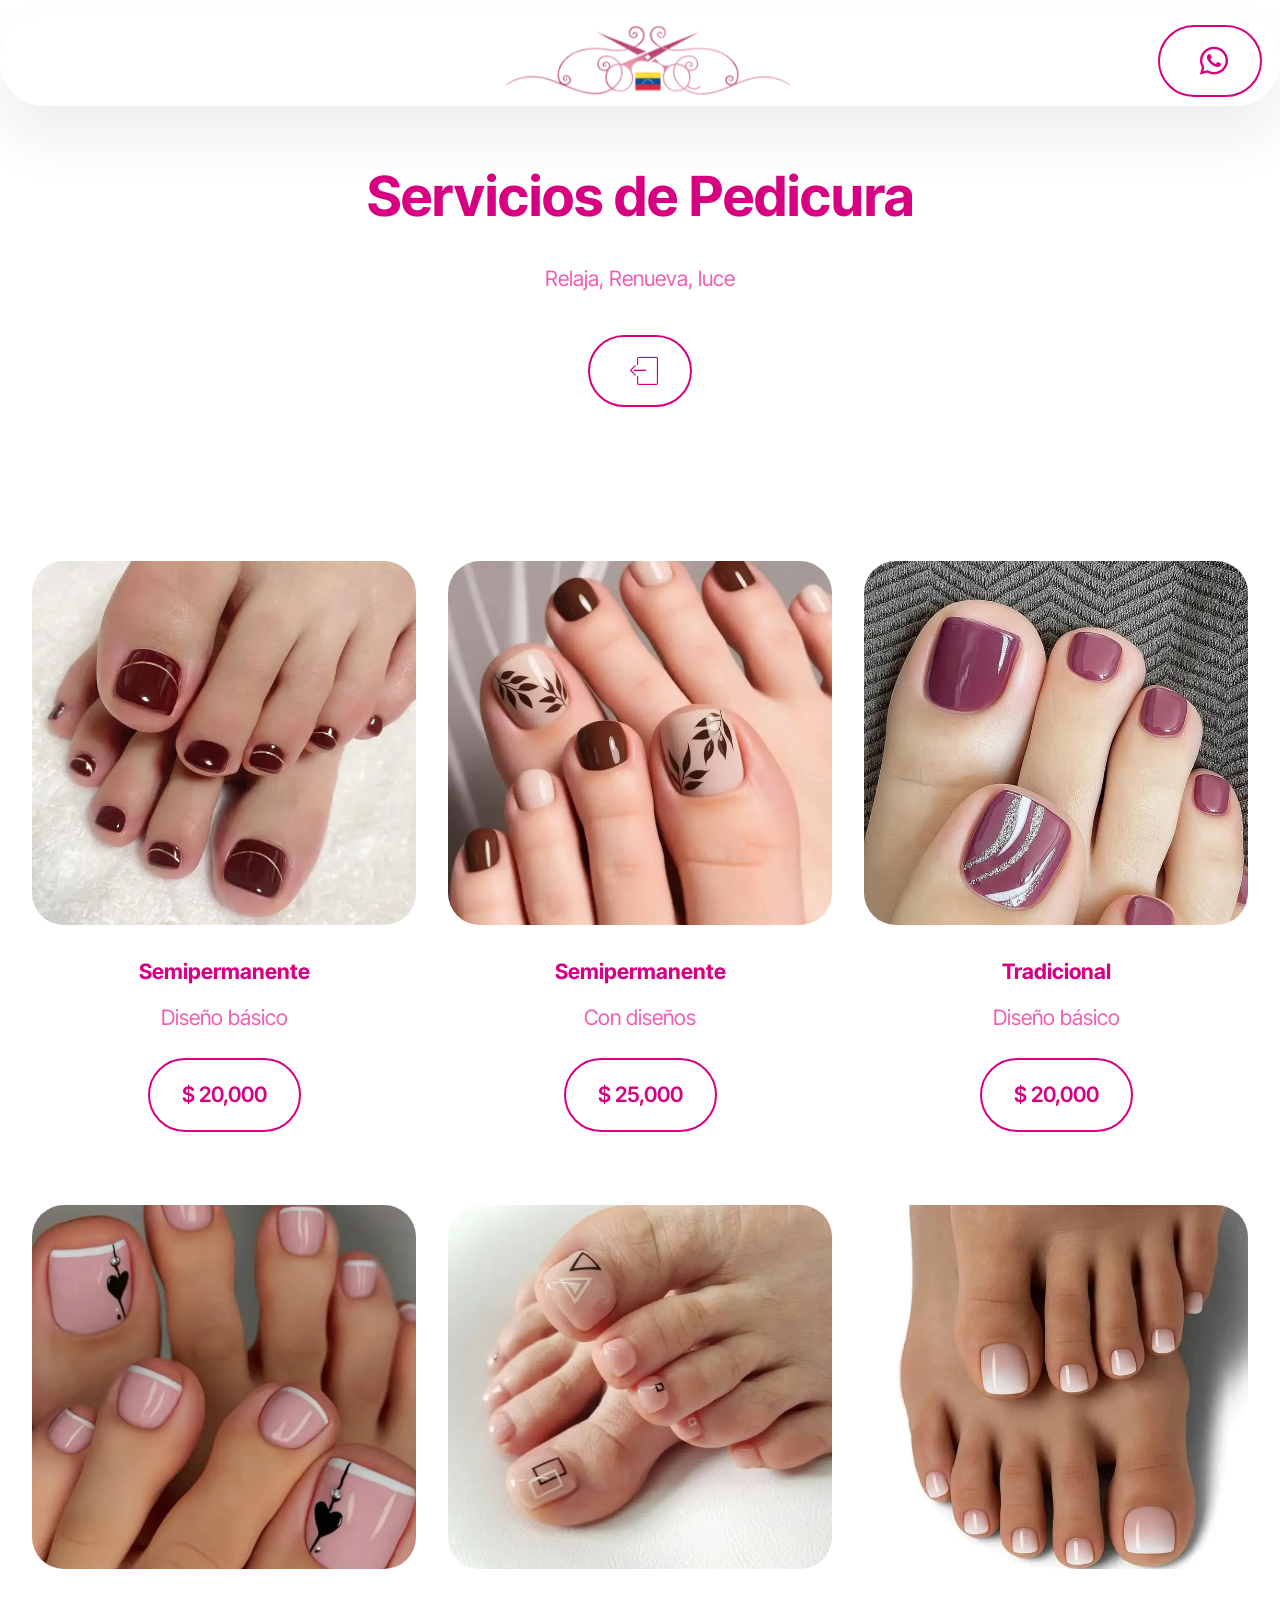
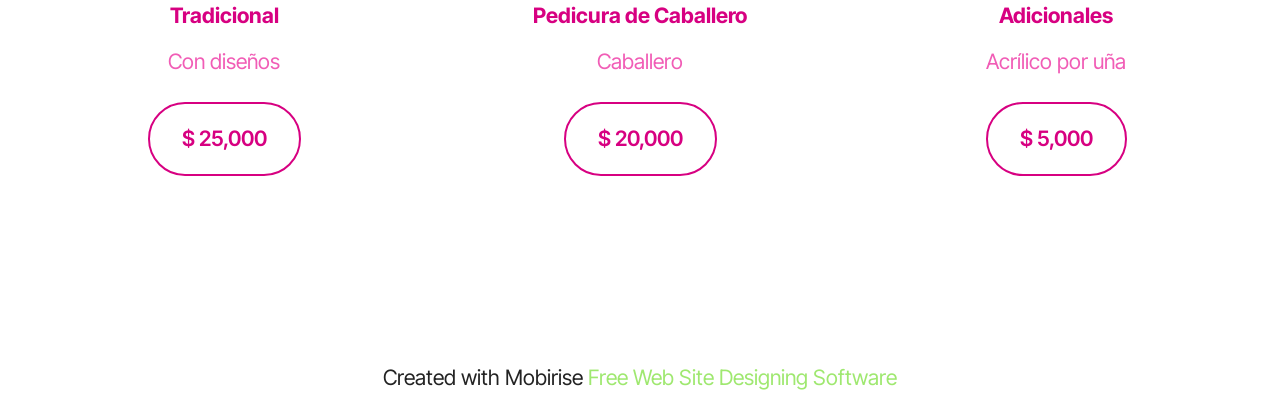
<file: page3.html>
<!DOCTYPE html>
<html  >
<head>
  <!-- Site made with Mobirise Website Builder v6.1.12, https://mobirise.com -->
  <meta charset="UTF-8">
  <meta http-equiv="X-UA-Compatible" content="IE=edge">
  <meta name="generator" content="Mobirise v6.1.12, mobirise.com">
  <meta name="viewport" content="width=device-width, initial-scale=1, minimum-scale=1">
  <link rel="shortcut icon" href="assets/images/13720sin20tc3adtulo-20260411131635-354x91.png" type="image/x-icon">
  <meta name="description" content="">
  
  
  <title>pedicura</title>
  <link rel="stylesheet" href="assets/web/assets/mobirise-icons2/mobirise2.css">
  <link rel="stylesheet" href="assets/web/assets/mobirise-icons/mobirise-icons.css">
  <link rel="stylesheet" href="assets/bootstrap/css/bootstrap.min.css">
  <link rel="stylesheet" href="assets/dropdown/css/style.css">
  <link rel="stylesheet" href="assets/socicon/css/styles.css">
  <link rel="stylesheet" href="assets/theme/css/style.css">
  <link rel="preload" href="https://fonts.googleapis.com/css?family=Inter+Tight:100,200,300,400,500,600,700,800,900,100i,200i,300i,400i,500i,600i,700i,800i,900i&display=swap" as="style" onload="this.onload=null;this.rel='stylesheet'">
  <noscript><link rel="stylesheet" href="https://fonts.googleapis.com/css?family=Inter+Tight:100,200,300,400,500,600,700,800,900,100i,200i,300i,400i,500i,600i,700i,800i,900i&display=swap"></noscript>
  <link rel="preload" as="style" href="assets/mobirise/css/mbr-additional.css?v=uJWenO"><link rel="stylesheet" href="assets/mobirise/css/mbr-additional.css?v=uJWenO" type="text/css">

  
  
  
</head>
<body>
  
  <section data-bs-version="5.1" class="menu menu4 cid-vgvwYut1Gu" once="menu" id="menu04-1p">
	

	<nav class="navbar navbar-dropdown navbar-fixed-top navbar-expand-lg">
		<div class="container">
			<div class="navbar-brand">
				<span class="navbar-logo">
					
						<img src="assets/images/13720sin20tc3adtulo-20260411131635-354x91.png" alt="Mobirise Website Builder" style="height: 5rem;">
					
				</span>
				
			</div>
			<button class="navbar-toggler" type="button" data-toggle="collapse" data-bs-toggle="collapse" data-target="#navbarSupportedContent" data-bs-target="#navbarSupportedContent" aria-controls="navbarNavAltMarkup" aria-expanded="false" aria-label="Toggle navigation">
				<div class="hamburger">
					<span></span>
					<span></span>
					<span></span>
					<span></span>
				</div>
			</button>
			<div class="collapse navbar-collapse" id="navbarSupportedContent">
				
				
				<div class="navbar-buttons mbr-section-btn"><a class="btn btn-secondary-outline display-4" href="https://wa.me/573102356639"><span class="socicon socicon-whatsapp mbr-iconfont mbr-iconfont-btn"></span></a></div>
			</div>
		</div>
	</nav>
</section>

<section data-bs-version="5.1" class="article11 cid-vgqCIoopP9" id="article11-h">
    

    
    
    <div class="container">
        <div class="row justify-content-center">
            <div class="title col-md-12 col-lg-10">
                <h3 class="mbr-section-title mbr-fonts-style align-center mt-0 mb-0 display-2"><strong>Servicios de Pedicura</strong></h3>
                <h4 class="mbr-section-subtitle align-center mbr-fonts-style mt-4 display-7">Relaja, Renueva, luce</h4>
                <div class="mbr-section-btn align-center mt-4"><a class="btn btn-secondary-outline display-4" href="index.html#slider4-1"><span class="mbri-logout mbr-iconfont mbr-iconfont-btn"></span></a></div>
            </div>
        </div>
    </div>
</section>

<section data-bs-version="5.1" class="features3 cid-vgqCIp1D7h" id="features3-i">
    
    
    <div class="container">
        
        <div class="row mt-4">
            <div class="item features-image col-12 col-md-6 col-lg-4">
                <div class="item-wrapper">
                    <div class="item-img">
                        <img src="assets/images/whatsapp20image202026-04-1120at202.00.3920pm-735x697.jpg" alt="Mobirise Website Builder">
                    </div>
                    <div class="item-content">
                        <h5 class="item-title mbr-fonts-style display-7"><strong>Semipermanente</strong></h5>
                        
                        <p class="mbr-text mbr-fonts-style mt-3 display-7">Diseño básico</p>
                    </div>
                    <div class="mbr-section-btn item-footer mt-2"><a class="btn item-btn btn-secondary-outline display-7">$ 20,000</a></div>
                </div>
            </div>
            <div class="item features-image col-12 col-md-6 col-lg-4">
                <div class="item-wrapper">
                    <div class="item-img">
                        <img src="assets/images/whatsapp20image202026-04-1120at202.00.4020pm-735x697.jpg" alt="Mobirise Website Builder">
                    </div>
                    <div class="item-content">
                        <h5 class="item-title mbr-fonts-style display-7"><strong>Semipermanente</strong></h5>
                        
                        <p class="mbr-text mbr-fonts-style mt-3 display-7">Con diseños</p>
                    </div>
                    <div class="mbr-section-btn item-footer mt-2"><a class="btn item-btn btn-secondary-outline display-7">$ 25,000</a></div>
                </div>
            </div>
            <div class="item features-image col-12 col-md-6 col-lg-4">
                <div class="item-wrapper">
                    <div class="item-img">
                        <img src="assets/images/whatsapp20image202026-04-1120at202.00.4020pm201-735x697.jpg" alt="Mobirise Website Builder">
                    </div>
                    <div class="item-content">
                        <h5 class="item-title mbr-fonts-style display-7"><strong>Tradicional</strong></h5>
                        
                        <p class="mbr-text mbr-fonts-style mt-3 display-7">Diseño básico</p>
                    </div>
                    <div class="mbr-section-btn item-footer mt-2"><a class="btn item-btn btn-secondary-outline display-7">$ 20,000</a></div>
                </div>
            </div><div class="item features-image col-12 col-md-6 col-lg-4">
                <div class="item-wrapper">
                    <div class="item-img">
                        <img src="assets/images/whatsapp20image202026-04-1120at202.00.4220pm-735x697.jpg" alt="Mobirise Website Builder" data-slide-to="3" data-bs-slide-to="4">
                    </div>
                    <div class="item-content">
                        <h5 class="item-title mbr-fonts-style display-7"><strong>Tradicional</strong></h5>
                        
                        <p class="mbr-text mbr-fonts-style mt-3 display-7">Con diseños</p>
                    </div>
                    <div class="mbr-section-btn item-footer mt-2"><a class="btn item-btn btn-secondary-outline display-7">$ 25,000</a></div>
                </div>
            </div><div class="item features-image col-12 col-md-6 col-lg-4">
                <div class="item-wrapper">
                    <div class="item-img">
                        <img src="assets/images/whatsapp20image202026-04-1120at202.00.4020pm202-735x697.jpg" alt="Mobirise Website Builder" data-slide-to="4" data-bs-slide-to="5">
                    </div>
                    <div class="item-content">
                        <h5 class="item-title mbr-fonts-style display-7"><strong>Pedicura de Caballero</strong></h5>
                        
                        <p class="mbr-text mbr-fonts-style mt-3 display-7">Caballero</p>
                    </div>
                    <div class="mbr-section-btn item-footer mt-2"><a class="btn item-btn btn-secondary-outline display-7">$ 20,000</a></div>
                </div>
            </div><div class="item features-image col-12 col-md-6 col-lg-4">
                <div class="item-wrapper">
                    <div class="item-img">
                        <img src="assets/images/whatsapp20image202026-04-1120at202.00.4320pm201-735x697.jpg" alt="Mobirise Website Builder" data-slide-to="5" data-bs-slide-to="6">
                    </div>
                    <div class="item-content">
                        <h5 class="item-title mbr-fonts-style display-7"><strong>Adicionales</strong></h5>
                        
                        <p class="mbr-text mbr-fonts-style mt-3 display-7">Acrílico por uña</p>
                    </div>
                    <div class="mbr-section-btn item-footer mt-2"><a class="btn item-btn btn-secondary-outline display-7">$ 5,000</a></div>
                </div>
            </div>
        </div>
    </div>
</section><section class="display-7" style="padding: 0;align-items: center;justify-content: center;flex-wrap: wrap;    align-content: center;display: flex;position: relative;height: 4rem;"><a href="https://mobiri.se/" style="flex: 1 1;height: 4rem;position: absolute;width: 100%;z-index: 1;"><img alt=" Free Web  Builder Software" style="height: 4rem;" src="[data-uri]"></a><p style="margin: 0;text-align: center;" class="display-7">Created with Mobirise &#8204;</p><a style="z-index:1" href="https://mobirise.com/website-design-software.html">Free Web Site Designing Software</a></section><script src="assets/bootstrap/js/bootstrap.bundle.min.js"></script>  <script src="assets/smoothscroll/smooth-scroll.js"></script>  <script src="assets/ytplayer/index.js"></script>  <script src="assets/dropdown/js/navbar-dropdown.js"></script>  <script src="assets/theme/js/script.js"></script>  
  
  
</body>
</html>
</file>
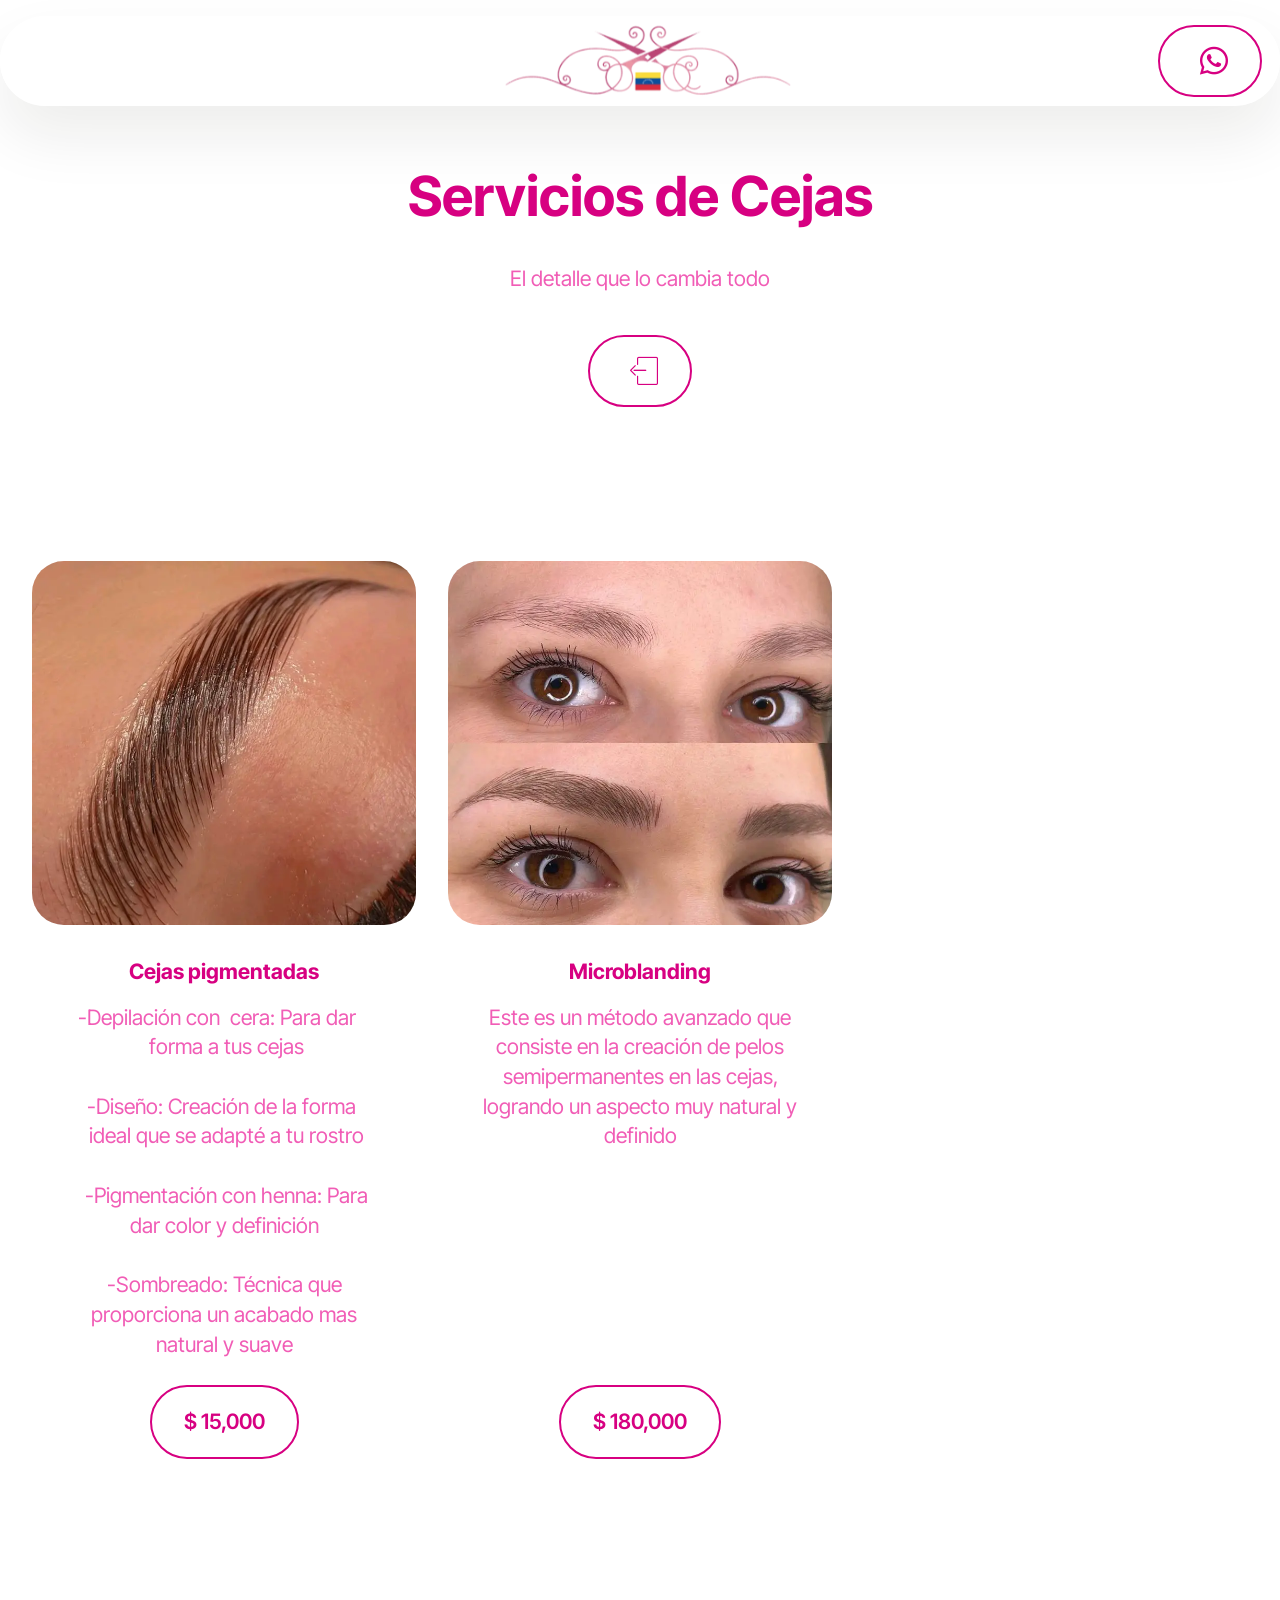
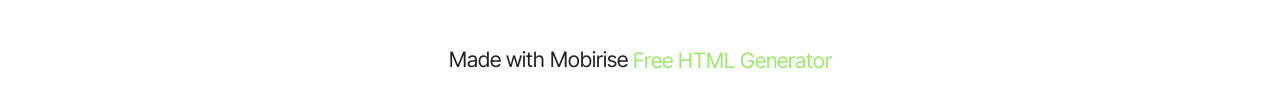
<file: page5.html>
<!DOCTYPE html>
<html  >
<head>
  <!-- Site made with Mobirise Website Builder v6.1.12, https://mobirise.com -->
  <meta charset="UTF-8">
  <meta http-equiv="X-UA-Compatible" content="IE=edge">
  <meta name="generator" content="Mobirise v6.1.12, mobirise.com">
  <meta name="viewport" content="width=device-width, initial-scale=1, minimum-scale=1">
  <link rel="shortcut icon" href="assets/images/13720sin20tc3adtulo-20260411131635-354x91.png" type="image/x-icon">
  <meta name="description" content="">
  
  
  <title>Page 5</title>
  <link rel="stylesheet" href="assets/web/assets/mobirise-icons2/mobirise2.css">
  <link rel="stylesheet" href="assets/web/assets/mobirise-icons/mobirise-icons.css">
  <link rel="stylesheet" href="assets/bootstrap/css/bootstrap.min.css">
  <link rel="stylesheet" href="assets/dropdown/css/style.css">
  <link rel="stylesheet" href="assets/socicon/css/styles.css">
  <link rel="stylesheet" href="assets/theme/css/style.css">
  <link rel="preload" href="https://fonts.googleapis.com/css?family=Inter+Tight:100,200,300,400,500,600,700,800,900,100i,200i,300i,400i,500i,600i,700i,800i,900i&display=swap" as="style" onload="this.onload=null;this.rel='stylesheet'">
  <noscript><link rel="stylesheet" href="https://fonts.googleapis.com/css?family=Inter+Tight:100,200,300,400,500,600,700,800,900,100i,200i,300i,400i,500i,600i,700i,800i,900i&display=swap"></noscript>
  <link rel="preload" as="style" href="assets/mobirise/css/mbr-additional.css?v=HAMuiC"><link rel="stylesheet" href="assets/mobirise/css/mbr-additional.css?v=HAMuiC" type="text/css">

  
  
  
</head>
<body>
  
  <section data-bs-version="5.1" class="menu menu4 cid-vgvwYut1Gu" once="menu" id="menu04-1p">
	

	<nav class="navbar navbar-dropdown navbar-fixed-top navbar-expand-lg">
		<div class="container">
			<div class="navbar-brand">
				<span class="navbar-logo">
					
						<img src="assets/images/13720sin20tc3adtulo-20260411131635-354x91.png" alt="Mobirise Website Builder" style="height: 5rem;">
					
				</span>
				
			</div>
			<button class="navbar-toggler" type="button" data-toggle="collapse" data-bs-toggle="collapse" data-target="#navbarSupportedContent" data-bs-target="#navbarSupportedContent" aria-controls="navbarNavAltMarkup" aria-expanded="false" aria-label="Toggle navigation">
				<div class="hamburger">
					<span></span>
					<span></span>
					<span></span>
					<span></span>
				</div>
			</button>
			<div class="collapse navbar-collapse" id="navbarSupportedContent">
				
				
				<div class="navbar-buttons mbr-section-btn"><a class="btn btn-secondary-outline display-4" href="https://wa.me/573102356639"><span class="socicon socicon-whatsapp mbr-iconfont mbr-iconfont-btn"></span></a></div>
			</div>
		</div>
	</nav>
</section>

<section data-bs-version="5.1" class="article11 cid-vgqCJcKqMx" id="article11-n">
    

    
    
    <div class="container">
        <div class="row justify-content-center">
            <div class="title col-md-12 col-lg-10">
                <h3 class="mbr-section-title mbr-fonts-style align-center mt-0 mb-0 display-2"><strong>Servicios de Cejas</strong></h3>
                <h4 class="mbr-section-subtitle align-center mbr-fonts-style mt-4 display-7">El detalle que lo cambia todo</h4>
                <div class="mbr-section-btn align-center mt-4"><a class="btn btn-secondary-outline display-4" href="index.html#slider4-1"><span class="mbri-logout mbr-iconfont mbr-iconfont-btn"></span></a></div>
            </div>
        </div>
    </div>
</section>

<section data-bs-version="5.1" class="features3 cid-vgqCJd2vBD" id="features3-o">
    
    
    <div class="container">
        
        <div class="row mt-4">
            <div class="item features-image col-12 col-md-6 col-lg-4">
                <div class="item-wrapper">
                    <div class="item-img">
                        <img src="assets/images/1000185012-converted-1.webp" alt="Mobirise Website Builder">
                    </div>
                    <div class="item-content">
                        <h5 class="item-title mbr-fonts-style display-7"><strong>Cejas pigmentadas</strong></h5>
                        
                        <p class="mbr-text mbr-fonts-style mt-3 display-7">-Depilación con&nbsp; cera: Para dar&nbsp; &nbsp; &nbsp;forma a tus cejas<br><br>-Diseño: Creación de la forma&nbsp; &nbsp;ideal que se adapté a tu rostro<br><br>&nbsp; -Pigmentación con henna: Para&nbsp; &nbsp;dar color y definición&nbsp;<br><br>-Sombreado: Técnica que proporciona un acabado mas natural y suave</p>
                    </div>
                    <div class="mbr-section-btn item-footer mt-2"><a class="btn item-btn btn-secondary-outline display-7">$ 15,000</a></div>
                </div>
            </div>
            <div class="item features-image col-12 col-md-6 col-lg-4">
                <div class="item-wrapper">
                    <div class="item-img">
                        <img src="assets/images/1000185014-converted-1.webp" alt="Mobirise Website Builder">
                    </div>
                    <div class="item-content">
                        <h5 class="item-title mbr-fonts-style display-7"><strong>Microblanding</strong></h5>
                        
                        <p class="mbr-text mbr-fonts-style mt-3 display-7">Este es un método avanzado que consiste en la creación de pelos semipermanentes en las cejas, logrando un aspecto muy natural y definido</p>
                    </div>
                    <div class="mbr-section-btn item-footer mt-2"><a class="btn item-btn btn-secondary-outline display-7">$ 180,000</a></div>
                </div>
            </div>
            
        </div>
    </div>
</section><section class="display-7" style="padding: 0;align-items: center;justify-content: center;flex-wrap: wrap;    align-content: center;display: flex;position: relative;height: 4rem;"><a href="https://mobiri.se/" style="flex: 1 1;height: 4rem;position: absolute;width: 100%;z-index: 1;"><img alt="Mobirise.com" style="height: 4rem;" src="[data-uri]"></a><p style="margin: 0;text-align: center;" class="display-7">Made with Mobirise &#8204;</p><a style="z-index:1" href="https://mobirise.com/html-builder.html">Free HTML Generator</a></section><script src="assets/bootstrap/js/bootstrap.bundle.min.js"></script>  <script src="assets/smoothscroll/smooth-scroll.js"></script>  <script src="assets/ytplayer/index.js"></script>  <script src="assets/dropdown/js/navbar-dropdown.js"></script>  <script src="assets/theme/js/script.js"></script>  
  
  
</body>
</html>
</file>
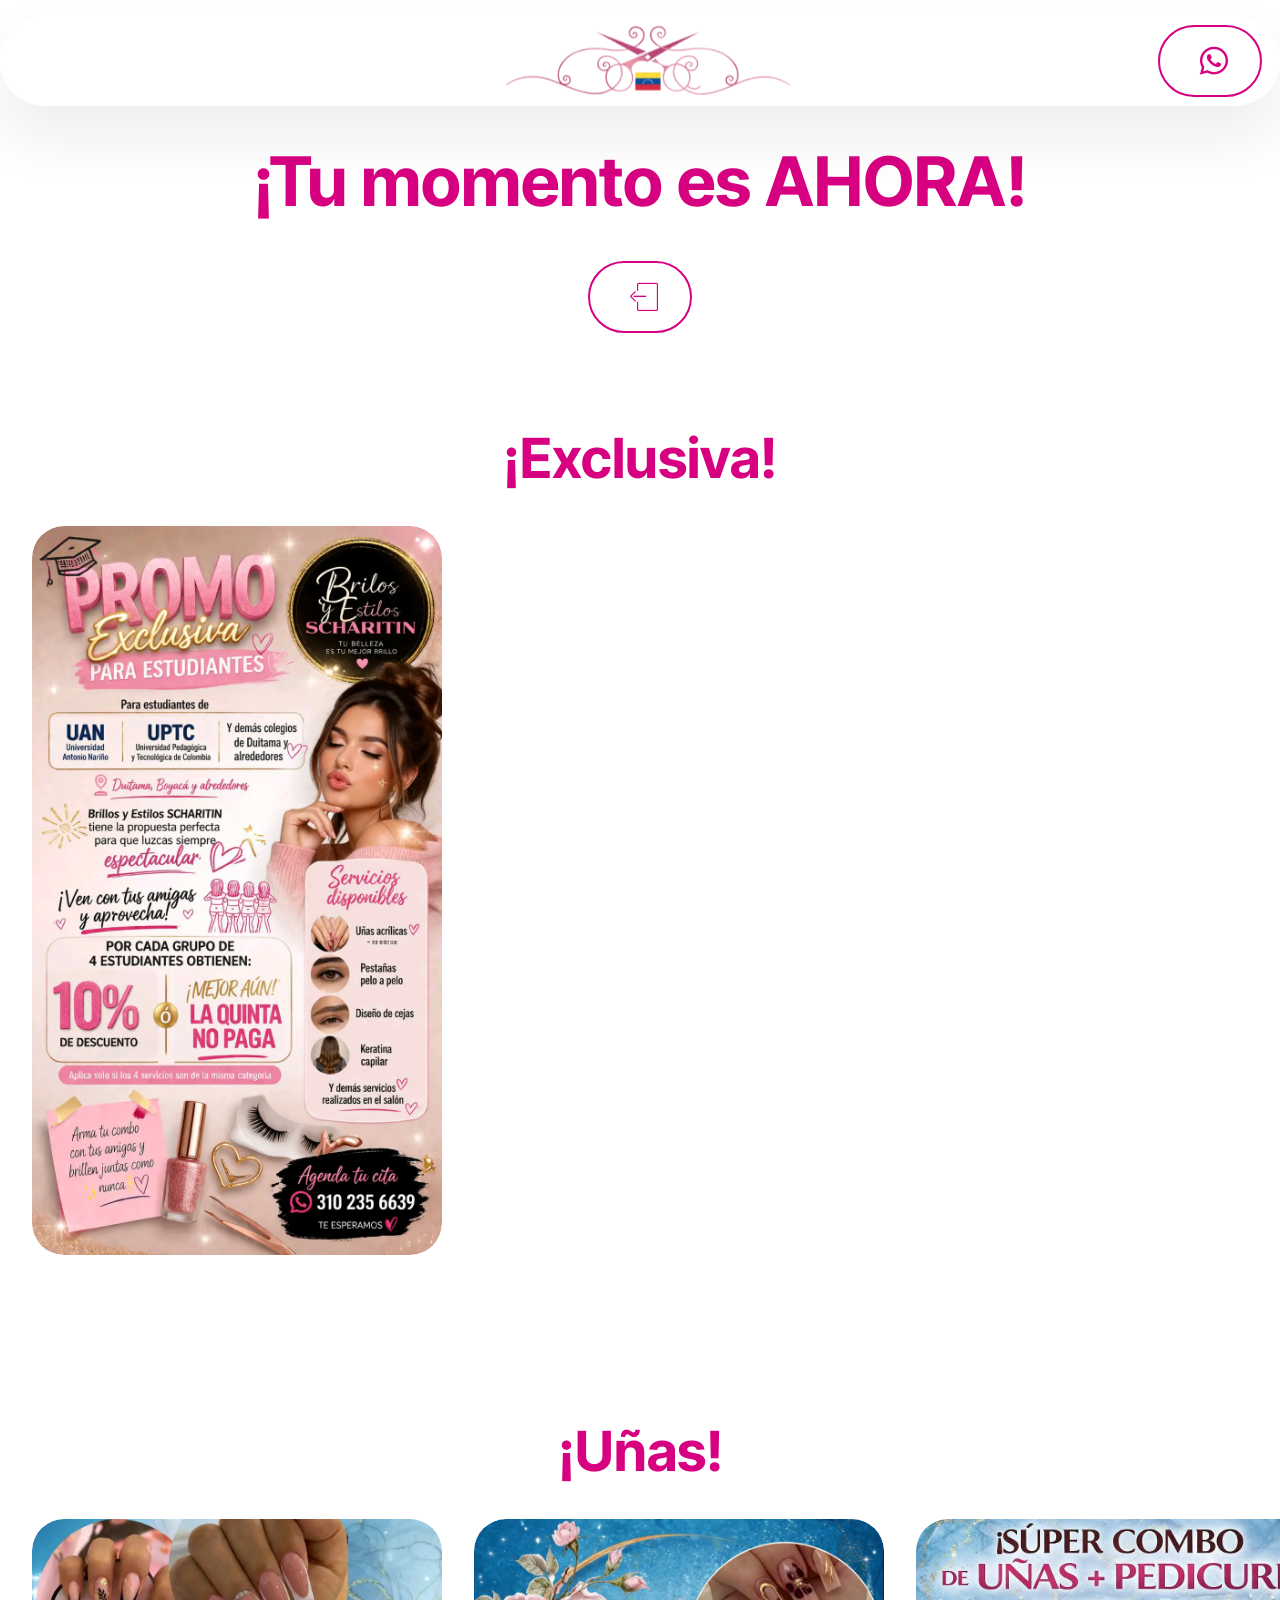
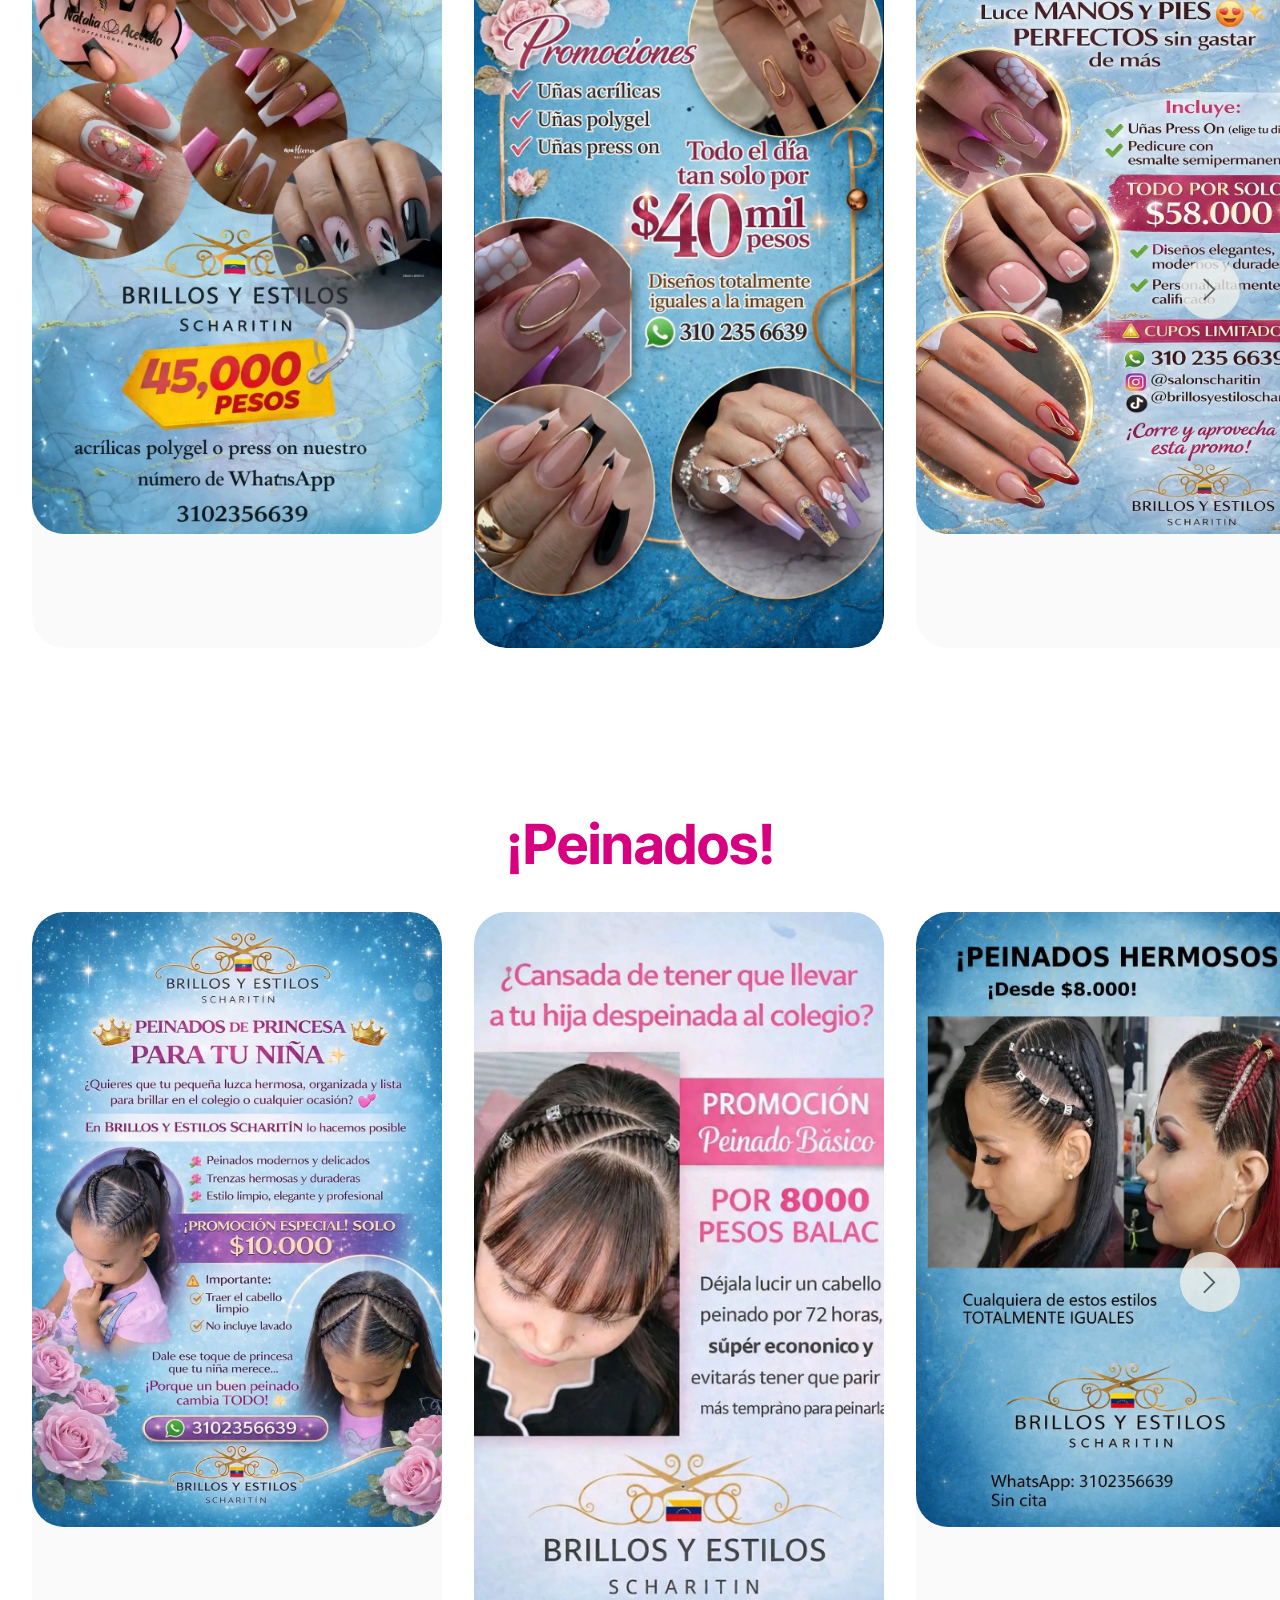
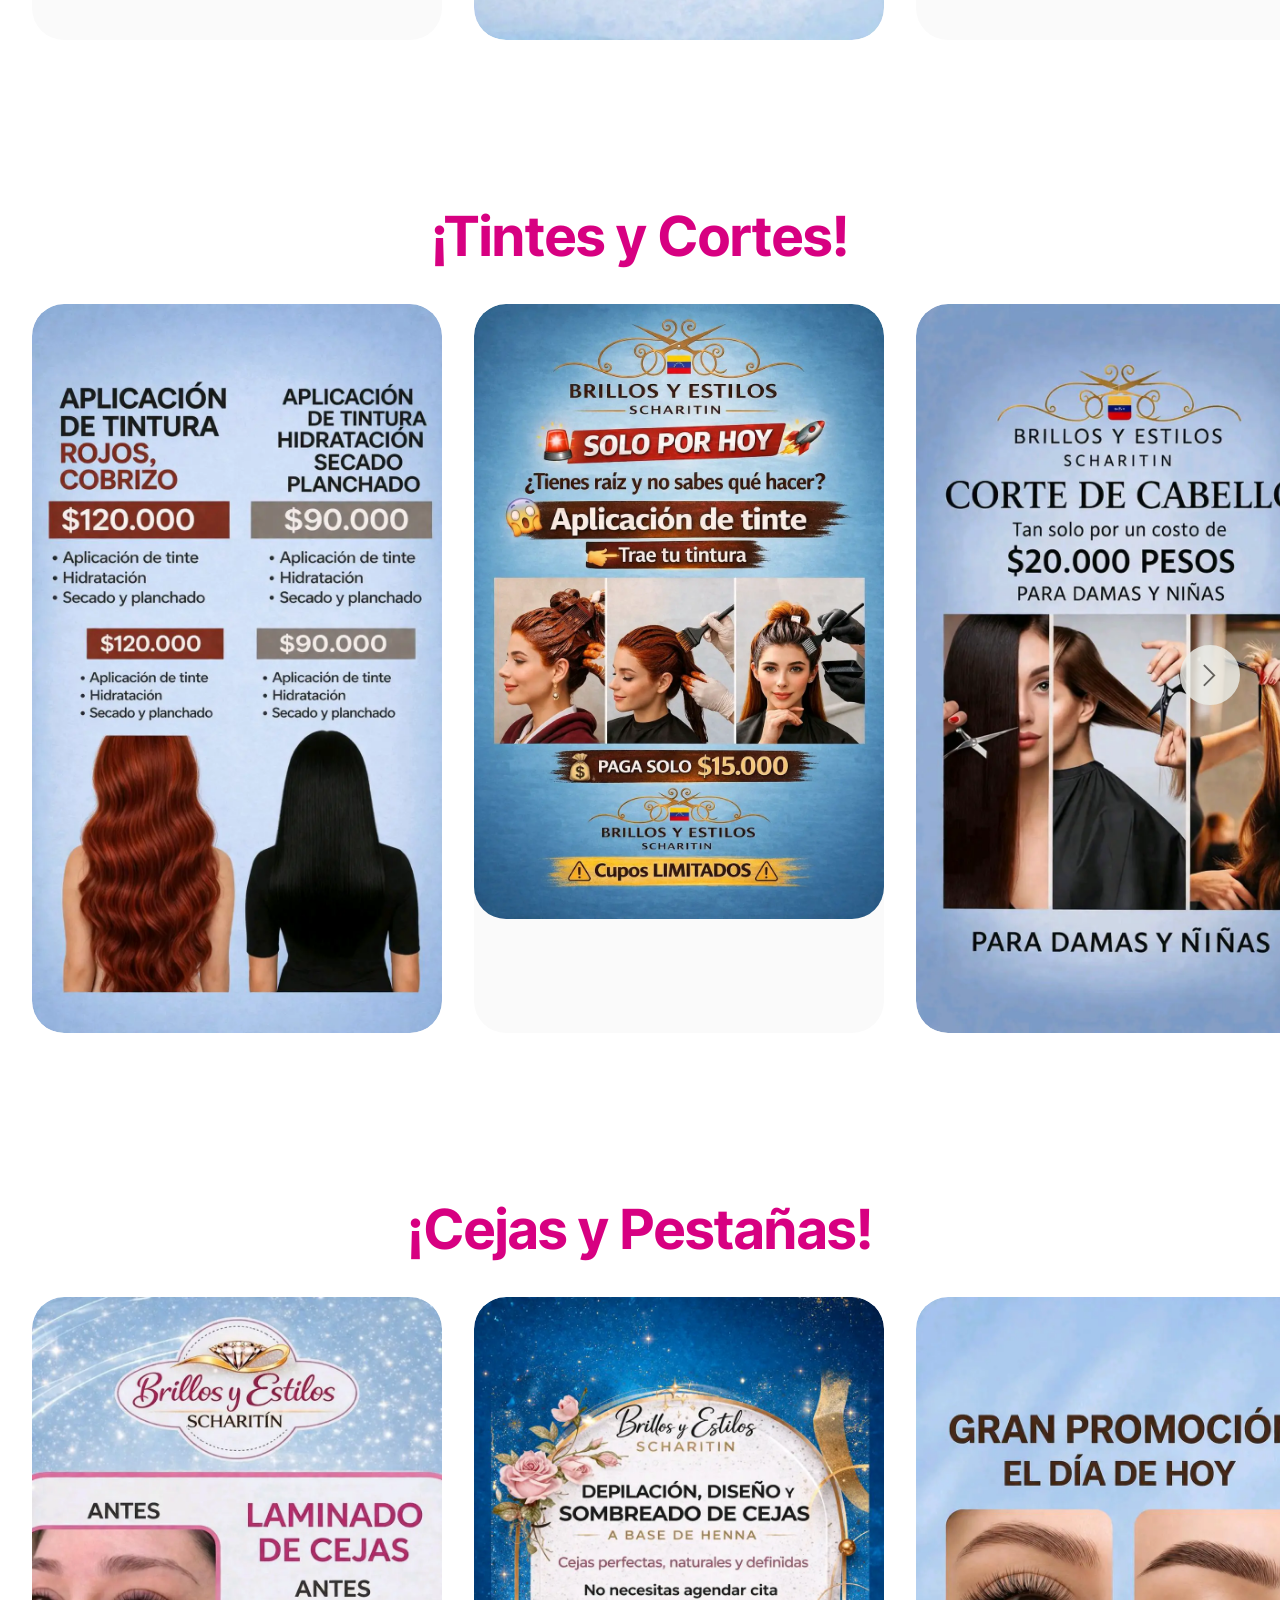
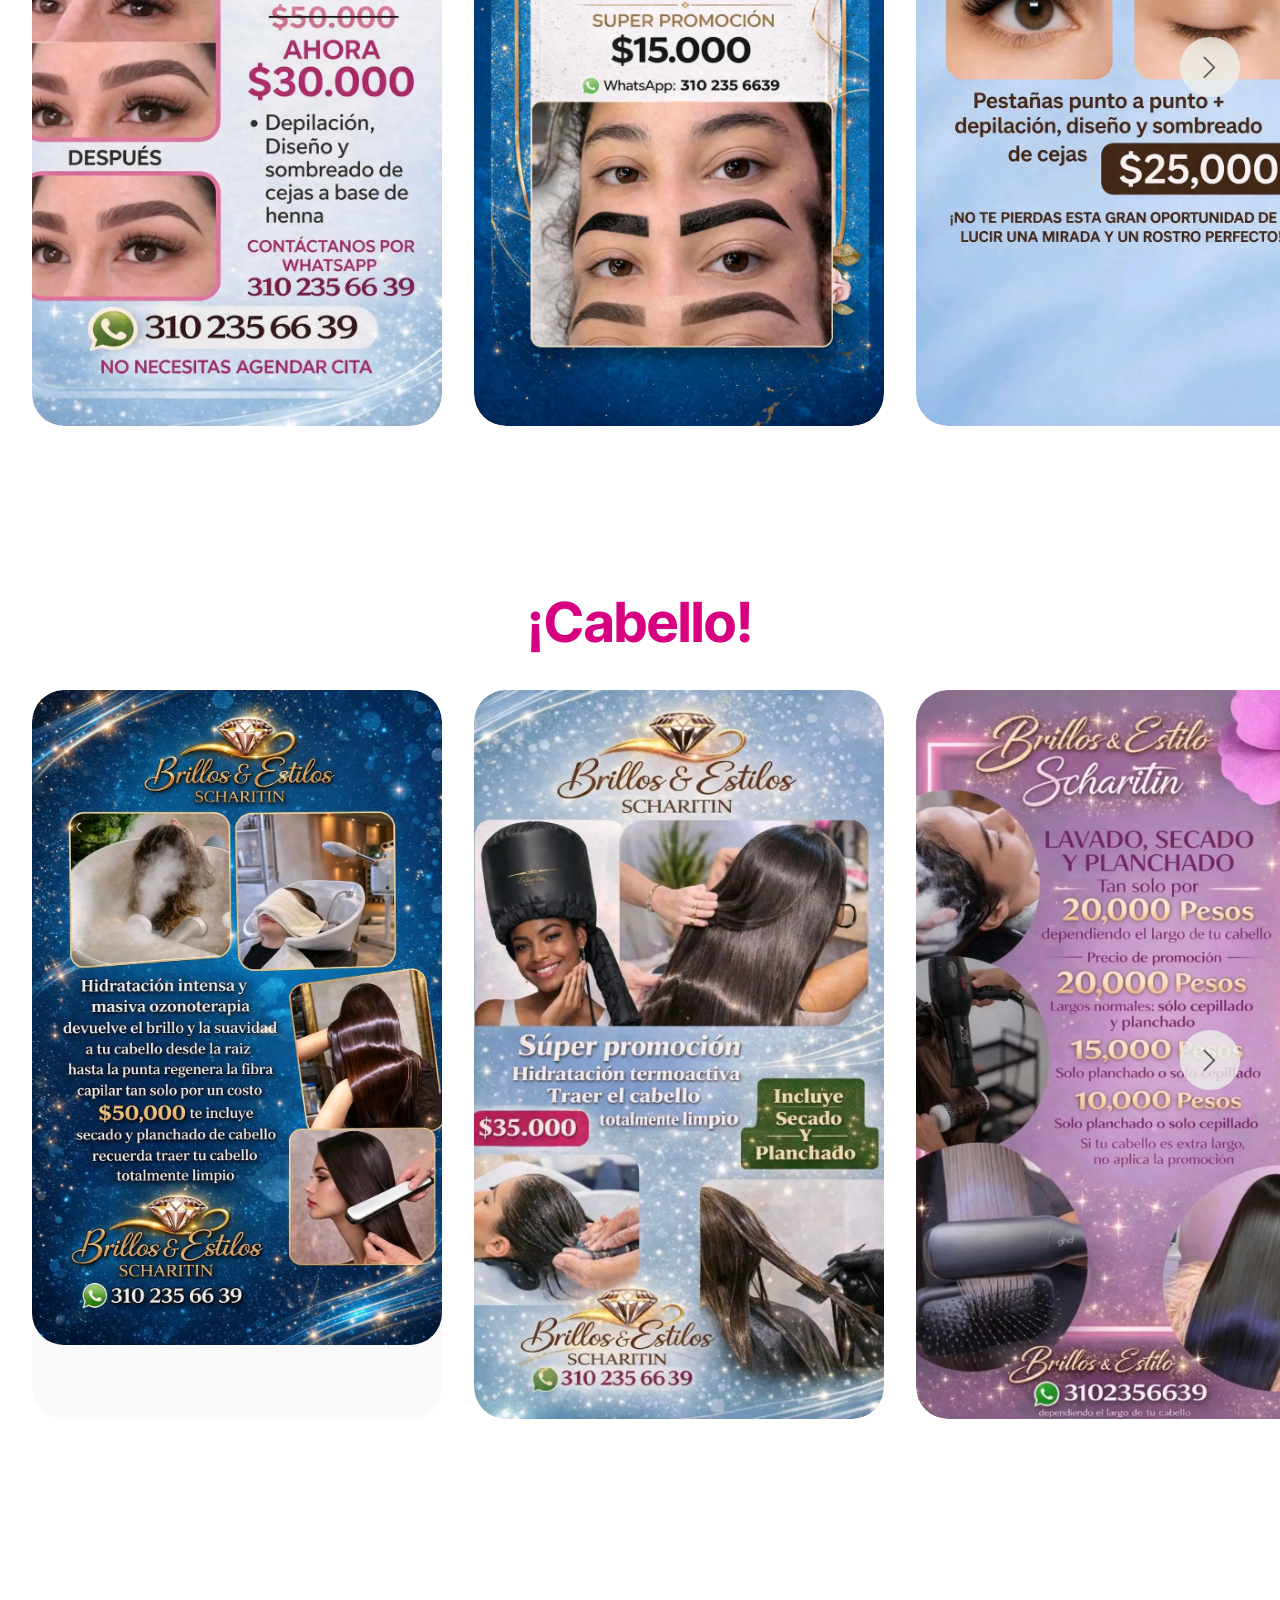
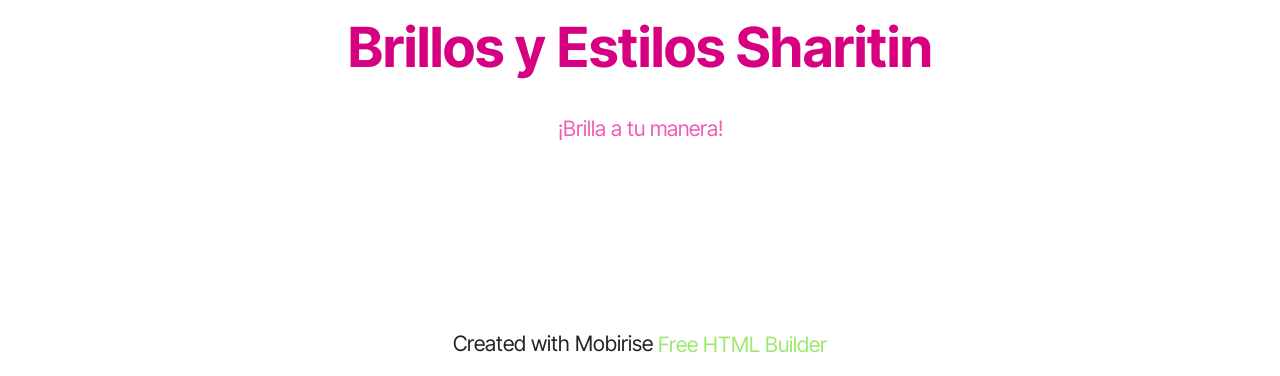
<file: page8.html>
<!DOCTYPE html>
<html  >
<head>
  <!-- Site made with Mobirise Website Builder v6.1.12, https://mobirise.com -->
  <meta charset="UTF-8">
  <meta http-equiv="X-UA-Compatible" content="IE=edge">
  <meta name="generator" content="Mobirise v6.1.12, mobirise.com">
  <meta name="viewport" content="width=device-width, initial-scale=1, minimum-scale=1">
  <link rel="shortcut icon" href="assets/images/13720sin20tc3adtulo-20260411131635-354x91.png" type="image/x-icon">
  <meta name="description" content="">
  
  
  <title>promociones</title>
  <link rel="stylesheet" href="assets/web/assets/mobirise-icons2/mobirise2.css">
  <link rel="stylesheet" href="assets/web/assets/mobirise-icons/mobirise-icons.css">
  <link rel="stylesheet" href="assets/bootstrap/css/bootstrap.min.css">
  <link rel="stylesheet" href="assets/dropdown/css/style.css">
  <link rel="stylesheet" href="assets/socicon/css/styles.css">
  <link rel="stylesheet" href="assets/theme/css/style.css">
  <link rel="preload" href="https://fonts.googleapis.com/css?family=Inter+Tight:100,200,300,400,500,600,700,800,900,100i,200i,300i,400i,500i,600i,700i,800i,900i&display=swap" as="style" onload="this.onload=null;this.rel='stylesheet'">
  <noscript><link rel="stylesheet" href="https://fonts.googleapis.com/css?family=Inter+Tight:100,200,300,400,500,600,700,800,900,100i,200i,300i,400i,500i,600i,700i,800i,900i&display=swap"></noscript>
  <link rel="preload" as="style" href="assets/mobirise/css/mbr-additional.css?v=T6ZZxe"><link rel="stylesheet" href="assets/mobirise/css/mbr-additional.css?v=T6ZZxe" type="text/css">

  
  
  
</head>
<body>
  
  <section data-bs-version="5.1" class="menu menu4 cid-vgvwYut1Gu" once="menu" id="menu04-1p">
	

	<nav class="navbar navbar-dropdown navbar-fixed-top navbar-expand-lg">
		<div class="container">
			<div class="navbar-brand">
				<span class="navbar-logo">
					
						<img src="assets/images/13720sin20tc3adtulo-20260411131635-354x91.png" alt="Mobirise Website Builder" style="height: 5rem;">
					
				</span>
				
			</div>
			<button class="navbar-toggler" type="button" data-toggle="collapse" data-bs-toggle="collapse" data-target="#navbarSupportedContent" data-bs-target="#navbarSupportedContent" aria-controls="navbarNavAltMarkup" aria-expanded="false" aria-label="Toggle navigation">
				<div class="hamburger">
					<span></span>
					<span></span>
					<span></span>
					<span></span>
				</div>
			</button>
			<div class="collapse navbar-collapse" id="navbarSupportedContent">
				
				
				<div class="navbar-buttons mbr-section-btn"><a class="btn btn-secondary-outline display-4" href="https://wa.me/573102356639"><span class="socicon socicon-whatsapp mbr-iconfont mbr-iconfont-btn"></span></a></div>
			</div>
		</div>
	</nav>
</section>

<section data-bs-version="5.1" class="info1 cid-vgqGF8hKX2" id="info1-10">
    

    
    
    <div class="align-center container">
        <div class="row justify-content-center">
            <div class="col-12 col-lg-8">
                <h3 class="mbr-section-title mb-4 mbr-fonts-style display-1"><strong>¡Tu momento es AHORA!</strong></h3>
                
                <div class="mbr-section-btn"><a class="btn btn-secondary-outline display-4" href="index.html#info1-4"><span class="mbri-logout mbr-iconfont mbr-iconfont-btn"></span></a></div>
            </div>
        </div>
    </div>
</section>

<section data-bs-version="5.1" class="slider4 mbr-embla cid-vha0UgGSB2" id="slider4-25">
    
    
    <div class="position-relative text-center">
        <div class="mbr-section-head">
            <h4 class="mbr-section-title mbr-fonts-style align-center mb-0 display-2">
                <strong>¡Exclusiva!</strong></h4>
            
        </div>
        <div class="embla mt-4" data-skip-snaps="true" data-align="center" data-contain-scroll="trimSnaps" data-auto-play-interval="5" data-draggable="true">
            <div class="embla__viewport container-fluid">
                <div class="embla__container">
                    <div class="embla__slide slider-image item" style="margin-left: 1rem; margin-right: 1rem;">
                        <div class="slide-content">
                            <div class="item-wrapper">
                                <div class="item-img">
                                    <img src="assets/images/1000185296-converted-1.webp" alt="Mobirise Website Builder" data-slide-to="0" data-bs-slide-to="0">
                                </div>
                            </div>
                            
                            
                        </div>
                    </div>
                    
                    
                    
                </div>
            </div>
            <button class="embla__button embla__button--prev">
                <span class="mobi-mbri mobi-mbri-arrow-prev mbr-iconfont" aria-hidden="true"></span>
                <span class="sr-only visually-hidden visually-hidden">Previous</span>
            </button>
            <button class="embla__button embla__button--next">
                <span class="mobi-mbri mobi-mbri-arrow-next mbr-iconfont" aria-hidden="true"></span>
                <span class="sr-only visually-hidden visually-hidden">Next</span>
            </button>
        </div>
    </div>
</section>

<section data-bs-version="5.1" class="slider4 mbr-embla cid-vhaGsRWP4h" id="slider4-2d">
    
    
    <div class="position-relative text-center">
        <div class="mbr-section-head">
            <h4 class="mbr-section-title mbr-fonts-style align-center mb-0 display-2">
                <strong>¡Uñas!</strong></h4>
            
        </div>
        <div class="embla mt-4" data-skip-snaps="true" data-align="center" data-contain-scroll="trimSnaps" data-auto-play-interval="5" data-draggable="true">
            <div class="embla__viewport container-fluid">
                <div class="embla__container">
                    <div class="embla__slide slider-image item" style="margin-left: 1rem; margin-right: 1rem;">
                        <div class="slide-content">
                            <div class="item-wrapper">
                                <div class="item-img">
                                    <img src="assets/images/1000185180-converted-1.webp" alt="Mobirise Website Builder" data-slide-to="0" data-bs-slide-to="0">
                                </div>
                            </div>
                            
                            
                        </div>
                    </div>
                    <div class="embla__slide slider-image item" style="margin-left: 1rem; margin-right: 1rem;">
                        <div class="slide-content">
                            <div class="item-wrapper">
                                <div class="item-img">
                                    <img src="assets/images/1000185184-converted-1.webp" alt="Mobirise Website Builder" data-slide-to="1" data-bs-slide-to="1">
                                </div>
                            </div>
                            
                            
                        </div>
                    </div>
                    <div class="embla__slide slider-image item" style="margin-left: 1rem; margin-right: 1rem;">
                        <div class="slide-content">
                            <div class="item-wrapper">
                                <div class="item-img">
                                    <img src="assets/images/1000185187-converted-1.webp" alt="Mobirise Website Builder" data-slide-to="2" data-bs-slide-to="2">
                                </div>
                            </div>
                            
                            
                        </div>
                    </div>
                    <div class="embla__slide slider-image item" style="margin-left: 1rem; margin-right: 1rem;">
                        <div class="slide-content">
                            <div class="item-wrapper">
                                <div class="item-img">
                                    <img src="assets/images/1000185190-converted-1.webp" alt="Mobirise Website Builder" data-slide-to="3" data-bs-slide-to="3">
                                </div>
                            </div>
                            
                            
                        </div>
                    </div><div class="embla__slide slider-image item" style="margin-left: 1rem; margin-right: 1rem;">
                        <div class="slide-content">
                            <div class="item-wrapper">
                                <div class="item-img">
                                    <img src="assets/images/1000185193-converted-1.webp" alt="Mobirise Website Builder" data-slide-to="4" data-bs-slide-to="4">
                                </div>
                            </div>
                            
                            
                        </div>
                    </div><div class="embla__slide slider-image item" style="margin-left: 1rem; margin-right: 1rem;">
                        <div class="slide-content">
                            <div class="item-wrapper">
                                <div class="item-img">
                                    <img src="assets/images/1000185195-converted-1.webp" alt="Mobirise Website Builder" data-slide-to="5" data-bs-slide-to="5">
                                </div>
                            </div>
                            
                            
                        </div>
                    </div><div class="embla__slide slider-image item" style="margin-left: 1rem; margin-right: 1rem;">
                        <div class="slide-content">
                            <div class="item-wrapper">
                                <div class="item-img">
                                    <img src="assets/images/1000185198-converted-1.webp" alt="Mobirise Website Builder" data-slide-to="6" data-bs-slide-to="6">
                                </div>
                            </div>
                            
                            
                        </div>
                    </div><div class="embla__slide slider-image item" style="margin-left: 1rem; margin-right: 1rem;">
                        <div class="slide-content">
                            <div class="item-wrapper">
                                <div class="item-img">
                                    <img src="assets/images/1000185201-converted-1.webp" alt="Mobirise Website Builder" data-slide-to="7" data-bs-slide-to="7">
                                </div>
                            </div>
                            
                            
                        </div>
                    </div><div class="embla__slide slider-image item" style="margin-left: 1rem; margin-right: 1rem;">
                        <div class="slide-content">
                            <div class="item-wrapper">
                                <div class="item-img">
                                    <img src="assets/images/1000185204-converted-1.webp" alt="Mobirise Website Builder" data-slide-to="8" data-bs-slide-to="8">
                                </div>
                            </div>
                            
                            
                        </div>
                    </div><div class="embla__slide slider-image item" style="margin-left: 1rem; margin-right: 1rem;">
                        <div class="slide-content">
                            <div class="item-wrapper">
                                <div class="item-img">
                                    <img src="assets/images/1000185207-converted-1.webp" alt="Mobirise Website Builder" data-slide-to="9" data-bs-slide-to="9">
                                </div>
                            </div>
                            
                            
                        </div>
                    </div><div class="embla__slide slider-image item" style="margin-left: 1rem; margin-right: 1rem;">
                        <div class="slide-content">
                            <div class="item-wrapper">
                                <div class="item-img">
                                    <img src="assets/images/1000185210-converted-1.webp" alt="Mobirise Website Builder" data-slide-to="10" data-bs-slide-to="10">
                                </div>
                            </div>
                            
                            
                        </div>
                    </div><div class="embla__slide slider-image item" style="margin-left: 1rem; margin-right: 1rem;">
                        <div class="slide-content">
                            <div class="item-wrapper">
                                <div class="item-img">
                                    <img src="assets/images/1000185213-converted-1.webp" alt="Mobirise Website Builder" data-slide-to="11" data-bs-slide-to="11">
                                </div>
                            </div>
                            
                            
                        </div>
                    </div><div class="embla__slide slider-image item" style="margin-left: 1rem; margin-right: 1rem;">
                        <div class="slide-content">
                            <div class="item-wrapper">
                                <div class="item-img">
                                    <img src="assets/images/1000185216-converted-1.webp" alt="Mobirise Website Builder" data-slide-to="12" data-bs-slide-to="12">
                                </div>
                            </div>
                            
                            
                        </div>
                    </div><div class="embla__slide slider-image item" style="margin-left: 1rem; margin-right: 1rem;">
                        <div class="slide-content">
                            <div class="item-wrapper">
                                <div class="item-img">
                                    <img src="assets/images/1000185219-converted-1.webp" alt="Mobirise Website Builder" data-slide-to="13" data-bs-slide-to="13">
                                </div>
                            </div>
                            
                            
                        </div>
                    </div><div class="embla__slide slider-image item" style="margin-left: 1rem; margin-right: 1rem;">
                        <div class="slide-content">
                            <div class="item-wrapper">
                                <div class="item-img">
                                    <img src="assets/images/1000185225-converted-1.webp" alt="Mobirise Website Builder" data-slide-to="15" data-bs-slide-to="15">
                                </div>
                            </div>
                            
                            
                        </div>
                    </div><div class="embla__slide slider-image item" style="margin-left: 1rem; margin-right: 1rem;">
                        <div class="slide-content">
                            <div class="item-wrapper">
                                <div class="item-img">
                                    <img src="assets/images/1000185228-converted-1.webp" alt="Mobirise Website Builder" data-slide-to="16" data-bs-slide-to="16">
                                </div>
                            </div>
                            
                            
                        </div>
                    </div><div class="embla__slide slider-image item" style="margin-left: 1rem; margin-right: 1rem;">
                        <div class="slide-content">
                            <div class="item-wrapper">
                                <div class="item-img">
                                    <img src="assets/images/1000185234-converted-1.webp" alt="Mobirise Website Builder" data-slide-to="17" data-bs-slide-to="17">
                                </div>
                            </div>
                            
                            
                        </div>
                    </div><div class="embla__slide slider-image item" style="margin-left: 1rem; margin-right: 1rem;">
                        <div class="slide-content">
                            <div class="item-wrapper">
                                <div class="item-img">
                                    <img src="assets/images/1000185237-converted-1.webp" alt="Mobirise Website Builder" data-slide-to="18" data-bs-slide-to="18">
                                </div>
                            </div>
                            
                            
                        </div>
                    </div><div class="embla__slide slider-image item" style="margin-left: 1rem; margin-right: 1rem;">
                        <div class="slide-content">
                            <div class="item-wrapper">
                                <div class="item-img">
                                    <img src="assets/images/1000185240-converted-1.webp" alt="Mobirise Website Builder" data-slide-to="19" data-bs-slide-to="19">
                                </div>
                            </div>
                            
                            
                        </div>
                    </div><div class="embla__slide slider-image item" style="margin-left: 1rem; margin-right: 1rem;">
                        <div class="slide-content">
                            <div class="item-wrapper">
                                <div class="item-img">
                                    <img src="assets/images/1000185243-converted-1.webp" alt="Mobirise Website Builder" data-slide-to="20" data-bs-slide-to="20">
                                </div>
                            </div>
                            
                            
                        </div>
                    </div>
                </div>
            </div>
            <button class="embla__button embla__button--prev">
                <span class="mobi-mbri mobi-mbri-arrow-prev mbr-iconfont" aria-hidden="true"></span>
                <span class="sr-only visually-hidden visually-hidden">Previous</span>
            </button>
            <button class="embla__button embla__button--next">
                <span class="mobi-mbri mobi-mbri-arrow-next mbr-iconfont" aria-hidden="true"></span>
                <span class="sr-only visually-hidden visually-hidden">Next</span>
            </button>
        </div>
    </div>
</section>

<section data-bs-version="5.1" class="slider4 mbr-embla cid-vhafM3gY67" id="slider4-27">
    
    
    <div class="position-relative text-center">
        <div class="mbr-section-head">
            <h4 class="mbr-section-title mbr-fonts-style align-center mb-0 display-2">
                <strong>¡Peinados!</strong></h4>
            
        </div>
        <div class="embla mt-4" data-skip-snaps="true" data-align="center" data-contain-scroll="trimSnaps" data-auto-play-interval="5" data-draggable="true">
            <div class="embla__viewport container-fluid">
                <div class="embla__container">
                    <div class="embla__slide slider-image item active" style="margin-left: 1rem; margin-right: 1rem;">
                        <div class="slide-content">
                            <div class="item-wrapper">
                                <div class="item-img">
                                    <img src="assets/images/1000185249-converted.webp" alt="Mobirise Website Builder" data-slide-to="0" data-bs-slide-to="0">
                                </div>
                            </div>
                            
                            
                        </div>
                    </div>
                    <div class="embla__slide slider-image item" style="margin-left: 1rem; margin-right: 1rem;">
                        <div class="slide-content">
                            <div class="item-wrapper">
                                <div class="item-img">
                                    <img src="assets/images/1000185254-converted.webp" alt="Mobirise Website Builder" data-slide-to="1" data-bs-slide-to="1">
                                </div>
                            </div>
                            
                            
                        </div>
                    </div><div class="embla__slide slider-image item" style="margin-left: 1rem; margin-right: 1rem;">
                        <div class="slide-content">
                            <div class="item-wrapper">
                                <div class="item-img">
                                    <img src="assets/images/1000185257-converted.webp" alt="Mobirise Website Builder" data-slide-to="2" data-bs-slide-to="2">
                                </div>
                            </div>
                            
                            
                        </div>
                    </div><div class="embla__slide slider-image item" style="margin-left: 1rem; margin-right: 1rem;">
                        <div class="slide-content">
                            <div class="item-wrapper">
                                <div class="item-img">
                                    <img src="assets/images/1000185251-converted.webp" alt="Mobirise Website Builder" data-slide-to="3" data-bs-slide-to="3">
                                </div>
                            </div>
                            
                            
                        </div>
                    </div>
                    
                    
                </div>
            </div>
            <button class="embla__button embla__button--prev">
                <span class="mobi-mbri mobi-mbri-arrow-prev mbr-iconfont" aria-hidden="true"></span>
                <span class="sr-only visually-hidden visually-hidden">Previous</span>
            </button>
            <button class="embla__button embla__button--next">
                <span class="mobi-mbri mobi-mbri-arrow-next mbr-iconfont" aria-hidden="true"></span>
                <span class="sr-only visually-hidden visually-hidden">Next</span>
            </button>
        </div>
    </div>
</section>

<section data-bs-version="5.1" class="slider4 mbr-embla cid-vhatawt3fn" id="slider4-28">
    
    
    <div class="position-relative text-center">
        <div class="mbr-section-head">
            <h4 class="mbr-section-title mbr-fonts-style align-center mb-0 display-2">
                <strong>¡Tintes y Cortes!</strong></h4>
            
        </div>
        <div class="embla mt-4" data-skip-snaps="true" data-align="center" data-contain-scroll="trimSnaps" data-auto-play-interval="5" data-draggable="true">
            <div class="embla__viewport container-fluid">
                <div class="embla__container">
                    <div class="embla__slide slider-image item active" style="margin-left: 1rem; margin-right: 1rem;">
                        <div class="slide-content">
                            <div class="item-wrapper">
                                <div class="item-img">
                                    <img src="assets/images/1000185260-converted-1.webp" alt="Mobirise Website Builder" data-slide-to="0" data-bs-slide-to="0">
                                </div>
                            </div>
                            
                            
                        </div>
                    </div>
                    <div class="embla__slide slider-image item" style="margin-left: 1rem; margin-right: 1rem;">
                        <div class="slide-content">
                            <div class="item-wrapper">
                                <div class="item-img">
                                    <img src="assets/images/1000185222-converted-1.webp" alt="Mobirise Website Builder" data-slide-to="1" data-bs-slide-to="1">
                                </div>
                            </div>
                            
                            
                        </div>
                    </div><div class="embla__slide slider-image item" style="margin-left: 1rem; margin-right: 1rem;">
                        <div class="slide-content">
                            <div class="item-wrapper">
                                <div class="item-img">
                                    <img src="assets/images/1000185263-converted-1.webp" alt="Mobirise Website Builder" data-slide-to="2" data-bs-slide-to="2">
                                </div>
                            </div>
                            
                            
                        </div>
                    </div>
                    
                    
                </div>
            </div>
            <button class="embla__button embla__button--prev">
                <span class="mobi-mbri mobi-mbri-arrow-prev mbr-iconfont" aria-hidden="true"></span>
                <span class="sr-only visually-hidden visually-hidden">Previous</span>
            </button>
            <button class="embla__button embla__button--next">
                <span class="mobi-mbri mobi-mbri-arrow-next mbr-iconfont" aria-hidden="true"></span>
                <span class="sr-only visually-hidden visually-hidden">Next</span>
            </button>
        </div>
    </div>
</section>

<section data-bs-version="5.1" class="slider4 mbr-embla cid-vhaCnoyvDm" id="slider4-29">
    
    
    <div class="position-relative text-center">
        <div class="mbr-section-head">
            <h4 class="mbr-section-title mbr-fonts-style align-center mb-0 display-2">
                <strong>¡Cejas y Pestañas!</strong></h4>
            
        </div>
        <div class="embla mt-4" data-skip-snaps="true" data-align="center" data-contain-scroll="trimSnaps" data-auto-play-interval="5" data-draggable="true">
            <div class="embla__viewport container-fluid">
                <div class="embla__container">
                    <div class="embla__slide slider-image item active" style="margin-left: 1rem; margin-right: 1rem;">
                        <div class="slide-content">
                            <div class="item-wrapper">
                                <div class="item-img">
                                    <img src="assets/images/1000185266-converted-1.webp" alt="Mobirise Website Builder" data-slide-to="0" data-bs-slide-to="0">
                                </div>
                            </div>
                            
                            
                        </div>
                    </div>
                    <div class="embla__slide slider-image item" style="margin-left: 1rem; margin-right: 1rem;">
                        <div class="slide-content">
                            <div class="item-wrapper">
                                <div class="item-img">
                                    <img src="assets/images/1000185275-converted-1.webp" alt="Mobirise Website Builder" data-slide-to="1" data-bs-slide-to="1">
                                </div>
                            </div>
                            
                            
                        </div>
                    </div><div class="embla__slide slider-image item" style="margin-left: 1rem; margin-right: 1rem;">
                        <div class="slide-content">
                            <div class="item-wrapper">
                                <div class="item-img">
                                    <img src="assets/images/1000185269-converted-1.webp" alt="Mobirise Website Builder" data-slide-to="2" data-bs-slide-to="2">
                                </div>
                            </div>
                            
                            
                        </div>
                    </div><div class="embla__slide slider-image item" style="margin-left: 1rem; margin-right: 1rem;">
                        <div class="slide-content">
                            <div class="item-wrapper">
                                <div class="item-img">
                                    <img src="assets/images/1000185272-converted-1.webp" alt="Mobirise Website Builder" data-slide-to="3" data-bs-slide-to="3">
                                </div>
                            </div>
                            
                            
                        </div>
                    </div><div class="embla__slide slider-image item" style="margin-left: 1rem; margin-right: 1rem;">
                        <div class="slide-content">
                            <div class="item-wrapper">
                                <div class="item-img">
                                    <img src="assets/images/1000185278-converted-1.webp" alt="Mobirise Website Builder" data-slide-to="4" data-bs-slide-to="4">
                                </div>
                            </div>
                            
                            
                        </div>
                    </div>
                    
                    
                </div>
            </div>
            <button class="embla__button embla__button--prev">
                <span class="mobi-mbri mobi-mbri-arrow-prev mbr-iconfont" aria-hidden="true"></span>
                <span class="sr-only visually-hidden visually-hidden">Previous</span>
            </button>
            <button class="embla__button embla__button--next">
                <span class="mobi-mbri mobi-mbri-arrow-next mbr-iconfont" aria-hidden="true"></span>
                <span class="sr-only visually-hidden visually-hidden">Next</span>
            </button>
        </div>
    </div>
</section>

<section data-bs-version="5.1" class="slider4 mbr-embla cid-vhaEGLD2mC" id="slider4-2a">
    
    
    <div class="position-relative text-center">
        <div class="mbr-section-head">
            <h4 class="mbr-section-title mbr-fonts-style align-center mb-0 display-2">
                <strong>¡Cabello!</strong></h4>
            
        </div>
        <div class="embla mt-4" data-skip-snaps="true" data-align="center" data-contain-scroll="trimSnaps" data-auto-play-interval="5" data-draggable="true">
            <div class="embla__viewport container-fluid">
                <div class="embla__container">
                    <div class="embla__slide slider-image item active" style="margin-left: 1rem; margin-right: 1rem;">
                        <div class="slide-content">
                            <div class="item-wrapper">
                                <div class="item-img">
                                    <img src="assets/images/1000185293-converted-1.webp" alt="Mobirise Website Builder" data-slide-to="0" data-bs-slide-to="0">
                                </div>
                            </div>
                            
                            
                        </div>
                    </div>
                    <div class="embla__slide slider-image item" style="margin-left: 1rem; margin-right: 1rem;">
                        <div class="slide-content">
                            <div class="item-wrapper">
                                <div class="item-img">
                                    <img src="assets/images/1000185290-converted-1.webp" alt="Mobirise Website Builder" data-slide-to="1" data-bs-slide-to="1">
                                </div>
                            </div>
                            
                            
                        </div>
                    </div><div class="embla__slide slider-image item" style="margin-left: 1rem; margin-right: 1rem;">
                        <div class="slide-content">
                            <div class="item-wrapper">
                                <div class="item-img">
                                    <img src="assets/images/1000185287-converted-1.webp" alt="Mobirise Website Builder" data-slide-to="2" data-bs-slide-to="2">
                                </div>
                            </div>
                            
                            
                        </div>
                    </div><div class="embla__slide slider-image item" style="margin-left: 1rem; margin-right: 1rem;">
                        <div class="slide-content">
                            <div class="item-wrapper">
                                <div class="item-img">
                                    <img src="assets/images/1000185284-converted-1.webp" alt="Mobirise Website Builder" data-slide-to="3" data-bs-slide-to="3">
                                </div>
                            </div>
                            
                            
                        </div>
                    </div><div class="embla__slide slider-image item" style="margin-left: 1rem; margin-right: 1rem;">
                        <div class="slide-content">
                            <div class="item-wrapper">
                                <div class="item-img">
                                    <img src="assets/images/1000185281-converted-1.webp" alt="Mobirise Website Builder" data-slide-to="4" data-bs-slide-to="4">
                                </div>
                            </div>
                            
                            
                        </div>
                    </div>
                    
                    
                </div>
            </div>
            <button class="embla__button embla__button--prev">
                <span class="mobi-mbri mobi-mbri-arrow-prev mbr-iconfont" aria-hidden="true"></span>
                <span class="sr-only visually-hidden visually-hidden">Previous</span>
            </button>
            <button class="embla__button embla__button--next">
                <span class="mobi-mbri mobi-mbri-arrow-next mbr-iconfont" aria-hidden="true"></span>
                <span class="sr-only visually-hidden visually-hidden">Next</span>
            </button>
        </div>
    </div>
</section>

<section data-bs-version="5.1" class="article11 cid-vhaFsmAT9q" id="article11-2b">
    

    
    
    <div class="container">
        <div class="row justify-content-center">
            <div class="title col-md-12 col-lg-10">
                <h3 class="mbr-section-title mbr-fonts-style align-center mt-0 mb-0 display-2"><strong>Brillos y Estilos Sharitin</strong><strong><br></strong></h3>
                <h4 class="mbr-section-subtitle align-center mbr-fonts-style mt-4 display-7">¡Brilla a tu manera!</h4>
                
            </div>
        </div>
    </div>
</section><section class="display-7" style="padding: 0;align-items: center;justify-content: center;flex-wrap: wrap;    align-content: center;display: flex;position: relative;height: 4rem;"><a href="https://mobiri.se/" style="flex: 1 1;height: 4rem;position: absolute;width: 100%;z-index: 1;"><img alt="Mobirise.com" style="height: 4rem;" src="[data-uri]"></a><p style="margin: 0;text-align: center;" class="display-7">Created with Mobirise &#8204;</p><a style="z-index:1" href="https://mobirise.com/html-builder.html">Free HTML Builder</a></section><script src="assets/bootstrap/js/bootstrap.bundle.min.js"></script>  <script src="assets/smoothscroll/smooth-scroll.js"></script>  <script src="assets/ytplayer/index.js"></script>  <script src="assets/dropdown/js/navbar-dropdown.js"></script>  <script src="assets/embla/embla.min.js"></script>  <script src="assets/embla/script.js"></script>  <script src="assets/theme/js/script.js"></script>  
  
  
</body>
</html>
</file>
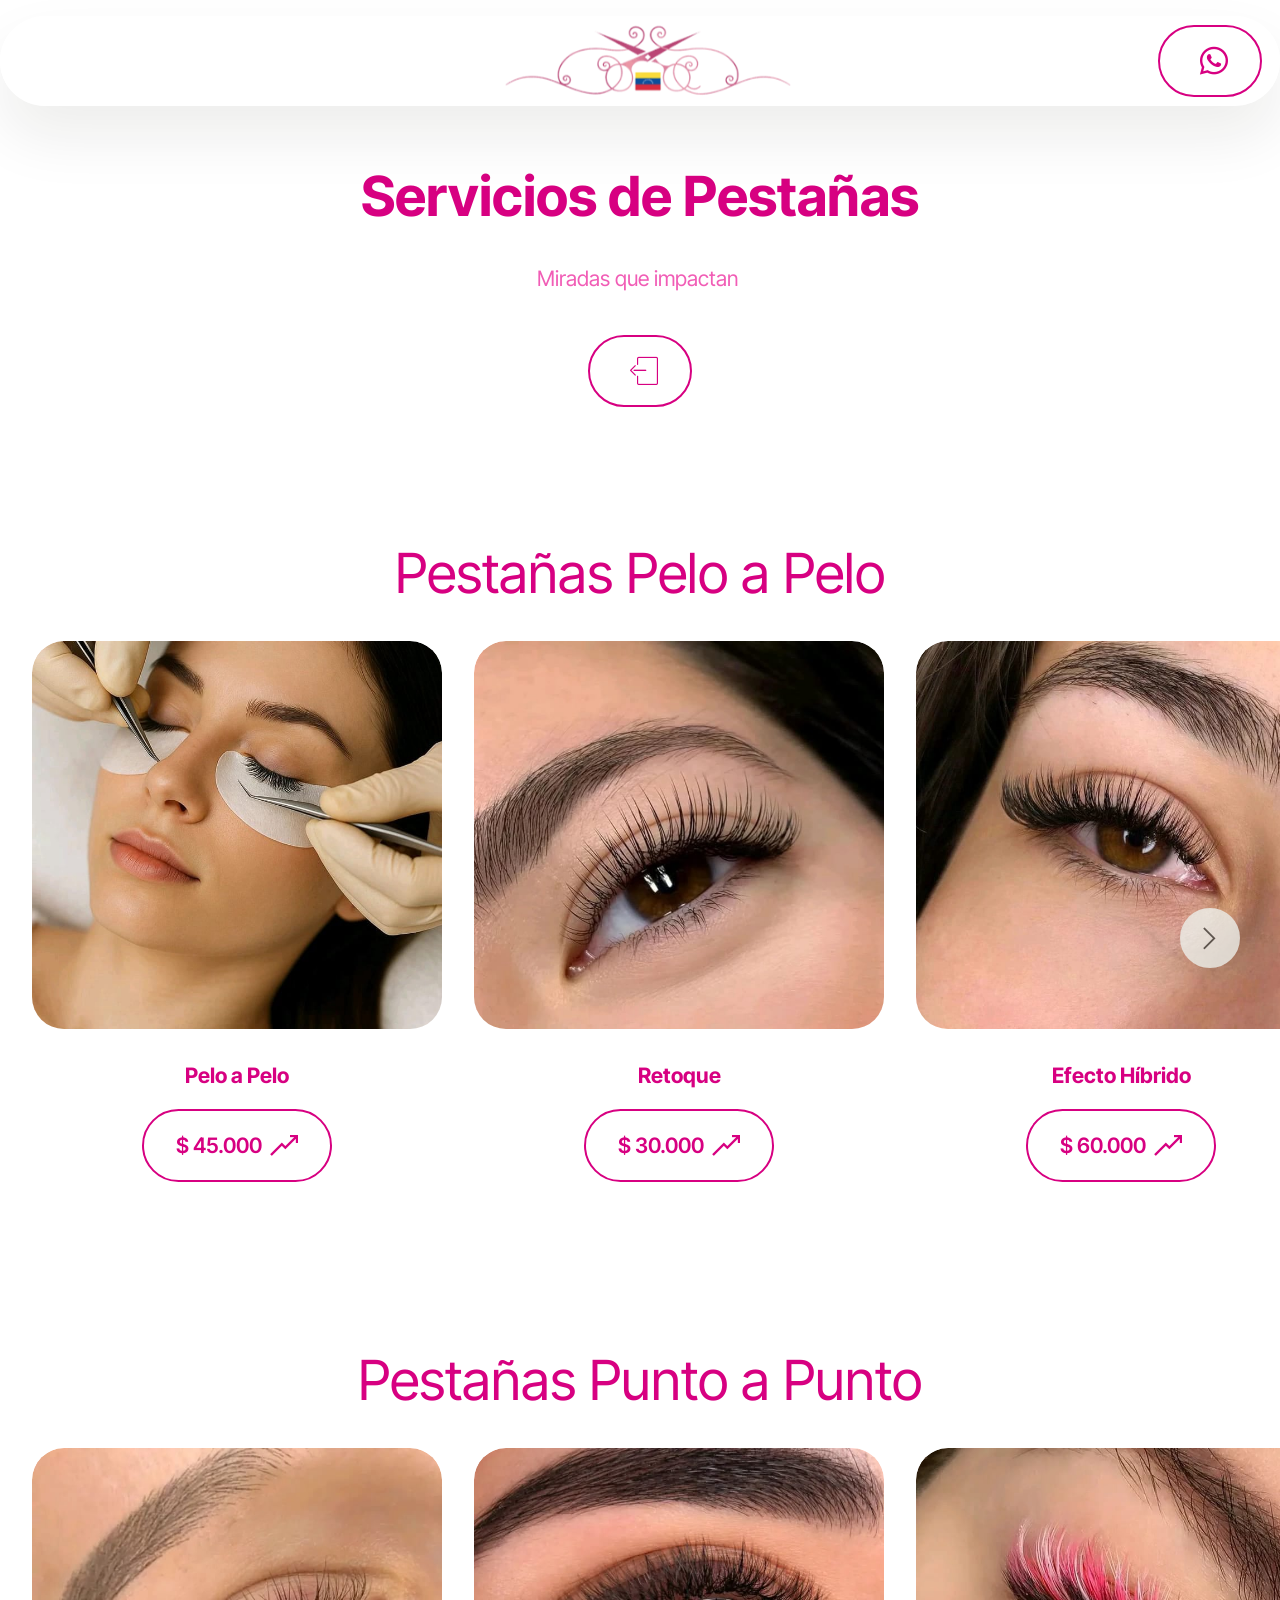
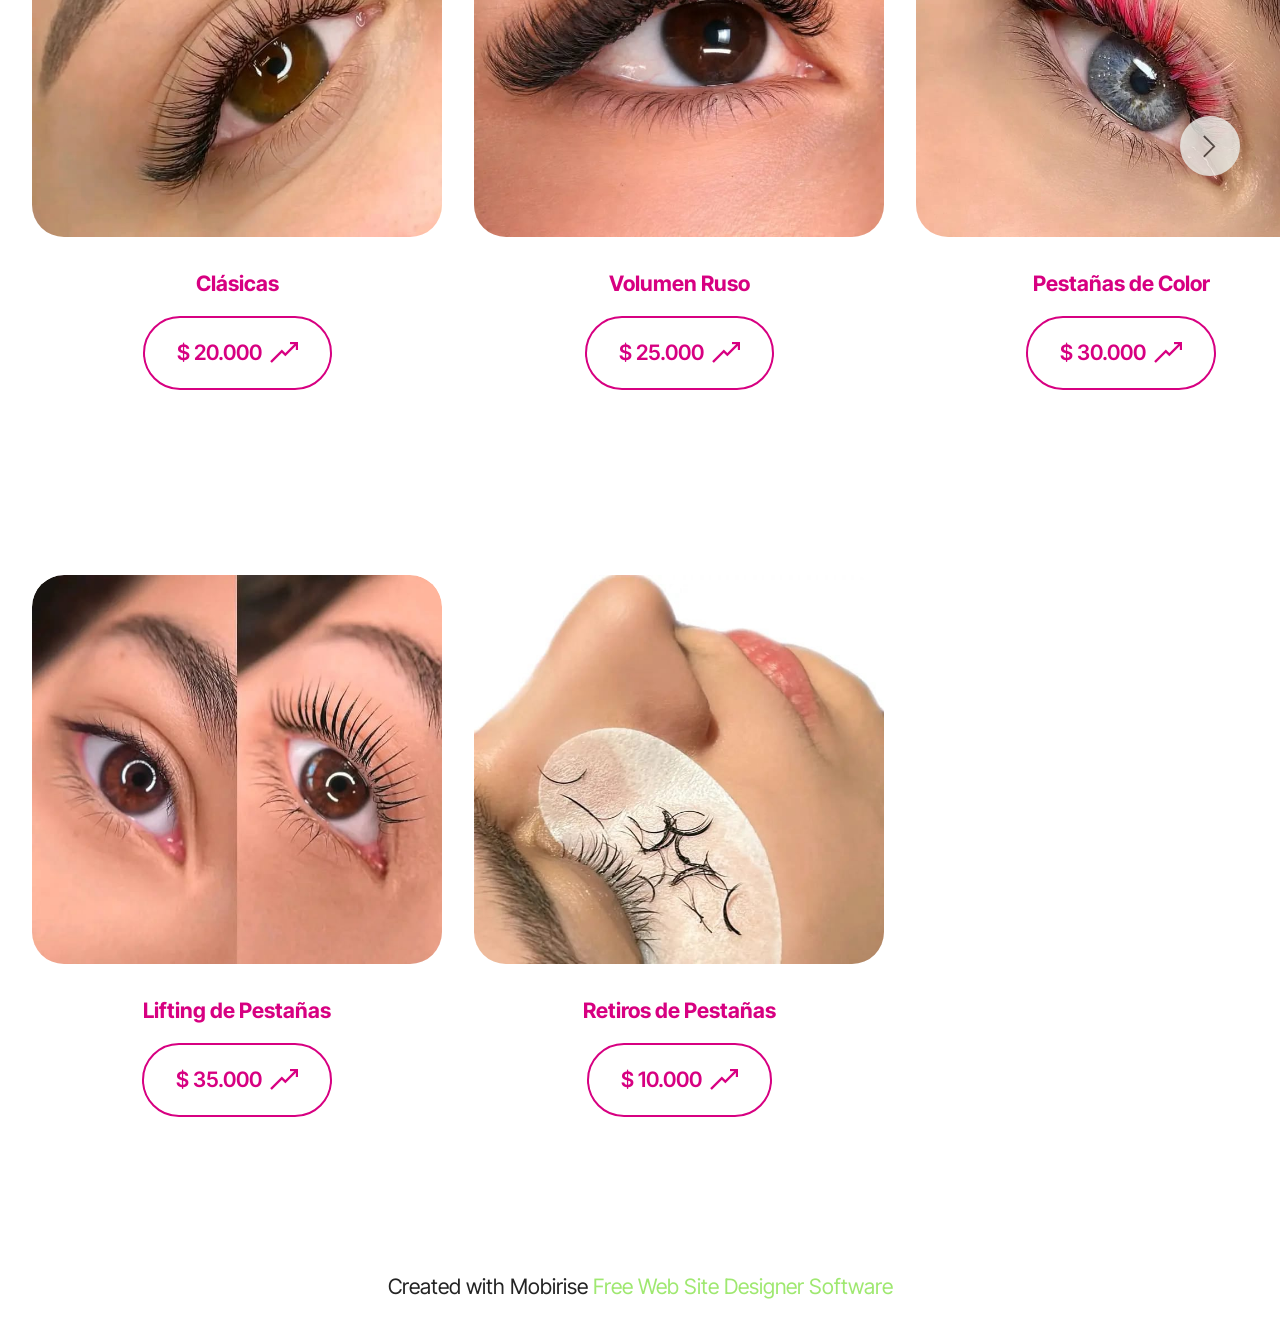
<file: page9.html>
<!DOCTYPE html>
<html  >
<head>
  <!-- Site made with Mobirise Website Builder v6.1.12, https://mobirise.com -->
  <meta charset="UTF-8">
  <meta http-equiv="X-UA-Compatible" content="IE=edge">
  <meta name="generator" content="Mobirise v6.1.12, mobirise.com">
  <meta name="viewport" content="width=device-width, initial-scale=1, minimum-scale=1">
  <link rel="shortcut icon" href="assets/images/13720sin20tc3adtulo-20260411131635-354x91.png" type="image/x-icon">
  <meta name="description" content="">
  
  
  <title>pestañas</title>
  <link rel="stylesheet" href="assets/web/assets/mobirise-icons2/mobirise2.css">
  <link rel="stylesheet" href="assets/web/assets/mobirise-icons/mobirise-icons.css">
  <link rel="stylesheet" href="assets/bootstrap/css/bootstrap.min.css">
  <link rel="stylesheet" href="assets/dropdown/css/style.css">
  <link rel="stylesheet" href="assets/socicon/css/styles.css">
  <link rel="stylesheet" href="assets/theme/css/style.css">
  <link rel="preload" href="https://fonts.googleapis.com/css?family=Inter+Tight:100,200,300,400,500,600,700,800,900,100i,200i,300i,400i,500i,600i,700i,800i,900i&display=swap" as="style" onload="this.onload=null;this.rel='stylesheet'">
  <noscript><link rel="stylesheet" href="https://fonts.googleapis.com/css?family=Inter+Tight:100,200,300,400,500,600,700,800,900,100i,200i,300i,400i,500i,600i,700i,800i,900i&display=swap"></noscript>
  <link rel="preload" as="style" href="assets/mobirise/css/mbr-additional.css?v=A4jBxb"><link rel="stylesheet" href="assets/mobirise/css/mbr-additional.css?v=A4jBxb" type="text/css">

  
  
  
</head>
<body>
  
  <section data-bs-version="5.1" class="menu menu4 cid-vgIJVcyKT9" once="menu" id="menu04-1x">
	

	<nav class="navbar navbar-dropdown navbar-fixed-top navbar-expand-lg">
		<div class="container">
			<div class="navbar-brand">
				<span class="navbar-logo">
					
						<img src="assets/images/13720sin20tc3adtulo-20260411131635-354x91.png" alt="Mobirise Website Builder" style="height: 5rem;">
					
				</span>
				
			</div>
			<button class="navbar-toggler" type="button" data-toggle="collapse" data-bs-toggle="collapse" data-target="#navbarSupportedContent" data-bs-target="#navbarSupportedContent" aria-controls="navbarNavAltMarkup" aria-expanded="false" aria-label="Toggle navigation">
				<div class="hamburger">
					<span></span>
					<span></span>
					<span></span>
					<span></span>
				</div>
			</button>
			<div class="collapse navbar-collapse" id="navbarSupportedContent">
				
				
				<div class="navbar-buttons mbr-section-btn"><a class="btn btn-secondary-outline display-4" href="https://wa.me/573102356639"><span class="socicon socicon-whatsapp mbr-iconfont mbr-iconfont-btn"></span></a></div>
			</div>
		</div>
	</nav>
</section>

<section data-bs-version="5.1" class="article11 cid-vgIJVcTsBQ" id="article11-1y">
    

    
    
    <div class="container">
        <div class="row justify-content-center">
            <div class="title col-md-12 col-lg-10">
                <h3 class="mbr-section-title mbr-fonts-style align-center mt-0 mb-0 display-2"><strong>Servicios de Pestañas</strong></h3>
                <h4 class="mbr-section-subtitle align-center mbr-fonts-style mt-4 display-7">Miradas que impactan&nbsp;</h4>
                <div class="mbr-section-btn align-center mt-4"><a class="btn btn-secondary-outline display-4" href="index.html#slider4-1"><span class="mbri-logout mbr-iconfont mbr-iconfont-btn" style="color: rgb(215, 0, 129);"></span></a></div>
            </div>
        </div>
    </div>
</section>

<section data-bs-version="5.1" class="slider4 mbr-embla cid-vgIJVd9LW5" id="slider4-1z">
    
    
    <div class="position-relative text-center">
        <div class="mbr-section-head">
            
            <h5 class="mbr-section-subtitle mbr-fonts-style align-center mb-0 mt-2 display-2">Pestañas Pelo a Pelo</h5>
        </div>
        <div class="embla mt-4" data-skip-snaps="true" data-align="center" data-contain-scroll="trimSnaps" data-auto-play-interval="5" data-draggable="true">
            <div class="embla__viewport container-fluid">
                <div class="embla__container">
                    <div class="embla__slide slider-image item" style="margin-left: 1rem; margin-right: 1rem;">
                        <div class="slide-content">
                            <div class="item-wrapper">
                                <div class="item-img">
                                    <img src="assets/images/whatsapp20image202026-04-1320at208.26.2720pm-735x697.jpg" alt="Mobirise Website Builder">
                                </div>
                            </div>
                            <div class="item-content">
                                <h5 class="item-title mbr-fonts-style display-7"><strong>Pelo a Pelo</strong></h5>
                                
                                
                            </div>
                            <div class="mbr-section-btn item-footer mt-2"><a href="" class="btn item-btn btn-secondary-outline display-7" target="_blank"><span class="mobi-mbri mobi-mbri-growing-chart mbr-iconfont mbr-iconfont-btn" style="color: rgb(215, 0, 129);"></span>$ 45.000</a></div>
                        </div>
                    </div><div class="embla__slide slider-image item" style="margin-left: 1rem; margin-right: 1rem;">
                        <div class="slide-content">
                            <div class="item-wrapper">
                                <div class="item-img">
                                    <img src="assets/images/whatsapp20image202026-04-1320at208.26.2620pm201-735x697.jpg" alt="Mobirise Website Builder" data-slide-to="1" data-bs-slide-to="2">
                                </div>
                            </div>
                            <div class="item-content">
                                <h5 class="item-title mbr-fonts-style display-7"><strong>Retoque</strong></h5>
                                
                                
                            </div>
                            <div class="mbr-section-btn item-footer mt-2"><a href="" class="btn item-btn btn-secondary-outline display-7" target="_blank"><span class="mobi-mbri mobi-mbri-growing-chart mbr-iconfont mbr-iconfont-btn"></span>$ 30.000</a></div>
                        </div>
                    </div><div class="embla__slide slider-image item" style="margin-left: 1rem; margin-right: 1rem;">
                        <div class="slide-content">
                            <div class="item-wrapper">
                                <div class="item-img">
                                    <img src="assets/images/whatsapp20image202026-04-1320at208.26.2620pm-735x697.jpg" alt="Mobirise Website Builder" data-slide-to="2" data-bs-slide-to="3">
                                </div>
                            </div>
                            <div class="item-content">
                                <h5 class="item-title mbr-fonts-style display-7"><strong>Efecto Híbrido</strong></h5>
                                
                                
                            </div>
                            <div class="mbr-section-btn item-footer mt-2"><a href="" class="btn item-btn btn-secondary-outline display-7" target="_blank"><span class="mobi-mbri mobi-mbri-growing-chart mbr-iconfont mbr-iconfont-btn" style="color: rgb(215, 0, 129);"></span>$ 60.000</a></div>
                        </div>
                    </div>
                    
                    
                    
                </div>
            </div>
            <button class="embla__button embla__button--prev">
                <span class="mobi-mbri mobi-mbri-arrow-prev mbr-iconfont" aria-hidden="true"></span>
                <span class="sr-only visually-hidden visually-hidden">Previous</span>
            </button>
            <button class="embla__button embla__button--next">
                <span class="mobi-mbri mobi-mbri-arrow-next mbr-iconfont" aria-hidden="true"></span>
                <span class="sr-only visually-hidden visually-hidden">Next</span>
            </button>
        </div>
    </div>
</section>

<section data-bs-version="5.1" class="slider4 mbr-embla cid-vgIJVdMWPZ" id="slider4-20">
    
    
    <div class="position-relative text-center">
        <div class="mbr-section-head">
            
            <h5 class="mbr-section-subtitle mbr-fonts-style align-center mb-0 mt-2 display-2">Pestañas Punto a Punto</h5>
        </div>
        <div class="embla mt-4" data-skip-snaps="true" data-align="center" data-contain-scroll="trimSnaps" data-auto-play-interval="5" data-draggable="true">
            <div class="embla__viewport container-fluid">
                <div class="embla__container">
                    <div class="embla__slide slider-image item" style="margin-left: 1rem; margin-right: 1rem;">
                        <div class="slide-content">
                            <div class="item-wrapper">
                                <div class="item-img">
                                    <img src="assets/images/whatsapp20image202026-04-1320at208.54.2420pm201-735x697.jpg" alt="Mobirise Website Builder">
                                </div>
                            </div>
                            <div class="item-content">
                                <h5 class="item-title mbr-fonts-style display-7"><strong>Clásicas</strong></h5>
                                
                                
                            </div>
                            <div class="mbr-section-btn item-footer mt-2"><a href="" class="btn item-btn btn-secondary-outline display-7" target="_blank"><span class="mobi-mbri mobi-mbri-growing-chart mbr-iconfont mbr-iconfont-btn" style="color: rgb(215, 0, 129);"></span>$ 20.000</a></div>
                        </div>
                    </div><div class="embla__slide slider-image item" style="margin-left: 1rem; margin-right: 1rem;">
                        <div class="slide-content">
                            <div class="item-wrapper">
                                <div class="item-img">
                                    <img src="assets/images/whatsapp20image202026-04-1320at208.54.2520pm-735x697.jpg" alt="Mobirise Website Builder" data-slide-to="1" data-bs-slide-to="2">
                                </div>
                            </div>
                            <div class="item-content">
                                <h5 class="item-title mbr-fonts-style display-7"><strong>Volumen Ruso</strong></h5>
                                
                                
                            </div>
                            <div class="mbr-section-btn item-footer mt-2"><a href="" class="btn item-btn btn-secondary-outline display-7" target="_blank"><span class="mobi-mbri mobi-mbri-growing-chart mbr-iconfont mbr-iconfont-btn" style="color: rgb(215, 0, 129);"></span>$ 25.000</a></div>
                        </div>
                    </div><div class="embla__slide slider-image item" style="margin-left: 1rem; margin-right: 1rem;">
                        <div class="slide-content">
                            <div class="item-wrapper">
                                <div class="item-img">
                                    <img src="assets/images/whatsapp20image202026-04-1320at208.54.2420pm-735x697.jpg" alt="Mobirise Website Builder" data-slide-to="2" data-bs-slide-to="3">
                                </div>
                            </div>
                            <div class="item-content">
                                <h5 class="item-title mbr-fonts-style display-7"><strong>Pestañas de Color</strong></h5>
                                
                                
                            </div>
                            <div class="mbr-section-btn item-footer mt-2"><a href="" class="btn item-btn btn-secondary-outline display-7" target="_blank"><span class="mobi-mbri mobi-mbri-growing-chart mbr-iconfont mbr-iconfont-btn" style="color: rgb(215, 0, 129);"></span>$ 30.000</a></div>
                        </div>
                    </div>
                    
                    
                    
                </div>
            </div>
            <button class="embla__button embla__button--prev">
                <span class="mobi-mbri mobi-mbri-arrow-prev mbr-iconfont" aria-hidden="true"></span>
                <span class="sr-only visually-hidden visually-hidden">Previous</span>
            </button>
            <button class="embla__button embla__button--next">
                <span class="mobi-mbri mobi-mbri-arrow-next mbr-iconfont" aria-hidden="true"></span>
                <span class="sr-only visually-hidden visually-hidden">Next</span>
            </button>
        </div>
    </div>
</section>

<section data-bs-version="5.1" class="slider4 mbr-embla cid-vgIJVezBlT" id="slider4-21">
    
    
    <div class="position-relative text-center">
        
        <div class="embla mt-4" data-skip-snaps="true" data-align="center" data-contain-scroll="trimSnaps" data-auto-play-interval="5" data-draggable="true">
            <div class="embla__viewport container-fluid">
                <div class="embla__container">
                    <div class="embla__slide slider-image item" style="margin-left: 1rem; margin-right: 1rem;">
                        <div class="slide-content">
                            <div class="item-wrapper">
                                <div class="item-img">
                                    <img src="assets/images/whatsapp20image202026-04-1320at209.00.3220pm-735x697.jpg" alt="Mobirise Website Builder">
                                </div>
                            </div>
                            <div class="item-content">
                                <h5 class="item-title mbr-fonts-style display-7"><strong>Lifting de Pestañas</strong></h5>
                                
                                
                            </div>
                            <div class="mbr-section-btn item-footer mt-2"><a href="" class="btn item-btn btn-secondary-outline display-7" target="_blank"><span class="mobi-mbri mobi-mbri-growing-chart mbr-iconfont mbr-iconfont-btn" style="color: rgb(215, 0, 129);"></span>$ 35.000</a></div>
                        </div>
                    </div><div class="embla__slide slider-image item" style="margin-left: 1rem; margin-right: 1rem;">
                        <div class="slide-content">
                            <div class="item-wrapper">
                                <div class="item-img">
                                    <img src="assets/images/whatsapp20image202026-04-1320at209.00.3220pm201-735x697.jpg" alt="Mobirise Website Builder" data-slide-to="1" data-bs-slide-to="2">
                                </div>
                            </div>
                            <div class="item-content">
                                <h5 class="item-title mbr-fonts-style display-7"><strong>Retiros de Pestañas</strong></h5>
                                
                                
                            </div>
                            <div class="mbr-section-btn item-footer mt-2"><a href="" class="btn item-btn btn-secondary-outline display-7" target="_blank"><span class="mobi-mbri mobi-mbri-growing-chart mbr-iconfont mbr-iconfont-btn" style="color: rgb(215, 0, 129);"></span>$ 10.000</a></div>
                        </div>
                    </div>
                    
                    
                    
                </div>
            </div>
            <button class="embla__button embla__button--prev">
                <span class="mobi-mbri mobi-mbri-arrow-prev mbr-iconfont" aria-hidden="true"></span>
                <span class="sr-only visually-hidden visually-hidden">Previous</span>
            </button>
            <button class="embla__button embla__button--next">
                <span class="mobi-mbri mobi-mbri-arrow-next mbr-iconfont" aria-hidden="true"></span>
                <span class="sr-only visually-hidden visually-hidden">Next</span>
            </button>
        </div>
    </div>
</section><section class="display-7" style="padding: 0;align-items: center;justify-content: center;flex-wrap: wrap;    align-content: center;display: flex;position: relative;height: 4rem;"><a href="https://mobiri.se/" style="flex: 1 1;height: 4rem;position: absolute;width: 100%;z-index: 1;"><img alt="Mobirise" style="height: 4rem;" src="[data-uri]"></a><p style="margin: 0;text-align: center;" class="display-7">Created with Mobirise &#8204;</p><a style="z-index:1" href="https://mobirise.com/website-design-software.html">Free Web Site Designer Software</a></section><script src="assets/bootstrap/js/bootstrap.bundle.min.js"></script>  <script src="assets/smoothscroll/smooth-scroll.js"></script>  <script src="assets/ytplayer/index.js"></script>  <script src="assets/dropdown/js/navbar-dropdown.js"></script>  <script src="assets/embla/embla.min.js"></script>  <script src="assets/embla/script.js"></script>  <script src="assets/theme/js/script.js"></script>  
  
  
</body>
</html>
</file>
<file: assets/web/assets/mobirise-icons2/mobirise2.css>
@font-face {
  font-family: 'Moririse2';
  font-display: swap;
  src:  url('mobirise2.eot?f2bix4');
  src:  url('mobirise2.eot?f2bix4#iefix') format('embedded-opentype'),
    url('mobirise2.woff2?f2bix4') format('woff2'),
    url('mobirise2.woff?f2bix4') format('woff'),
    url('mobirise2.ttf?f2bix4') format('truetype'),
    url('mobirise2.svg?f2bix4#mobirise2') format('svg');
  font-weight: normal;
  font-style: normal;
}

[class^="mobi-"], [class*=" mobi-"] {
  /* use !important to prevent issues with browser extensions that change fonts */
  font-family: 'Moririse2' !important;
  speak: none;
  font-style: normal;
  font-weight: normal;
  font-variant: normal;
  text-transform: none;
  line-height: 1;

  /* Better Font Rendering =========== */
  -webkit-font-smoothing: antialiased;
  -moz-osx-font-smoothing: grayscale;
}

.mobi-mbri-add-submenu:before {
  content: "\e900";
}
.mobi-mbri-alert:before {
  content: "\e901";
}
.mobi-mbri-align-center:before {
  content: "\e902";
}
.mobi-mbri-align-justify:before {
  content: "\e903";
}
.mobi-mbri-align-left:before {
  content: "\e904";
}
.mobi-mbri-align-right:before {
  content: "\e905";
}
.mobi-mbri-android:before {
  content: "\e906";
}
.mobi-mbri-apple:before {
  content: "\e907";
}
.mobi-mbri-arrow-down:before {
  content: "\e908";
}
.mobi-mbri-arrow-next:before {
  content: "\e909";
}
.mobi-mbri-arrow-prev:before {
  content: "\e90a";
}
.mobi-mbri-arrow-up:before {
  content: "\e90b";
}
.mobi-mbri-bold:before {
  content: "\e90c";
}
.mobi-mbri-bookmark:before {
  content: "\e90d";
}
.mobi-mbri-bootstrap:before {
  content: "\e90e";
}
.mobi-mbri-briefcase:before {
  content: "\e90f";
}
.mobi-mbri-browse:before {
  content: "\e910";
}
.mobi-mbri-bulleted-list:before {
  content: "\e911";
}
.mobi-mbri-calendar:before {
  content: "\e912";
}
.mobi-mbri-camera:before {
  content: "\e913";
}
.mobi-mbri-cart-add:before {
  content: "\e914";
}
.mobi-mbri-cart-full:before {
  content: "\e915";
}
.mobi-mbri-cash:before {
  content: "\e916";
}
.mobi-mbri-change-style:before {
  content: "\e917";
}
.mobi-mbri-chat:before {
  content: "\e918";
}
.mobi-mbri-clock:before {
  content: "\e919";
}
.mobi-mbri-close:before {
  content: "\e91a";
}
.mobi-mbri-cloud:before {
  content: "\e91b";
}
.mobi-mbri-code:before {
  content: "\e91c";
}
.mobi-mbri-contact-form:before {
  content: "\e91d";
}
.mobi-mbri-credit-card:before {
  content: "\e91e";
}
.mobi-mbri-cursor-click:before {
  content: "\e91f";
}
.mobi-mbri-cust-feedback:before {
  content: "\e920";
}
.mobi-mbri-database:before {
  content: "\e921";
}
.mobi-mbri-delivery:before {
  content: "\e922";
}
.mobi-mbri-desktop:before {
  content: "\e923";
}
.mobi-mbri-devices:before {
  content: "\e924";
}
.mobi-mbri-down:before {
  content: "\e925";
}
.mobi-mbri-download-2:before {
  content: "\e926";
}
.mobi-mbri-download:before {
  content: "\e927";
}
.mobi-mbri-drag-n-drop-2:before {
  content: "\e928";
}
.mobi-mbri-drag-n-drop:before {
  content: "\e929";
}
.mobi-mbri-edit-2:before {
  content: "\e92a";
}
.mobi-mbri-edit:before {
  content: "\e92b";
}
.mobi-mbri-error:before {
  content: "\e92c";
}
.mobi-mbri-extension:before {
  content: "\e92d";
}
.mobi-mbri-features:before {
  content: "\e92e";
}
.mobi-mbri-file:before {
  content: "\e92f";
}
.mobi-mbri-flag:before {
  content: "\e930";
}
.mobi-mbri-folder:before {
  content: "\e931";
}
.mobi-mbri-gift:before {
  content: "\e932";
}
.mobi-mbri-github:before {
  content: "\e933";
}
.mobi-mbri-globe-2:before {
  content: "\e934";
}
.mobi-mbri-globe:before {
  content: "\e935";
}
.mobi-mbri-growing-chart:before {
  content: "\e936";
}
.mobi-mbri-hearth:before {
  content: "\e937";
}
.mobi-mbri-help:before {
  content: "\e938";
}
.mobi-mbri-home:before {
  content: "\e939";
}
.mobi-mbri-hot-cup:before {
  content: "\e93a";
}
.mobi-mbri-idea:before {
  content: "\e93b";
}
.mobi-mbri-image-gallery:before {
  content: "\e93c";
}
.mobi-mbri-image-slider:before {
  content: "\e93d";
}
.mobi-mbri-info:before {
  content: "\e93e";
}
.mobi-mbri-italic:before {
  content: "\e93f";
}
.mobi-mbri-key:before {
  content: "\e940";
}
.mobi-mbri-laptop:before {
  content: "\e941";
}
.mobi-mbri-layers:before {
  content: "\e942";
}
.mobi-mbri-left-right:before {
  content: "\e943";
}
.mobi-mbri-left:before {
  content: "\e944";
}
.mobi-mbri-letter:before {
  content: "\e945";
}
.mobi-mbri-like:before {
  content: "\e946";
}
.mobi-mbri-link:before {
  content: "\e947";
}
.mobi-mbri-lock:before {
  content: "\e948";
}
.mobi-mbri-login:before {
  content: "\e949";
}
.mobi-mbri-logout:before {
  content: "\e94a";
}
.mobi-mbri-magic-stick:before {
  content: "\e94b";
}
.mobi-mbri-map-pin:before {
  content: "\e94c";
}
.mobi-mbri-menu:before {
  content: "\e94d";
}
.mobi-mbri-mobile-2:before {
  content: "\e94e";
}
.mobi-mbri-mobile-horizontal:before {
  content: "\e94f";
}
.mobi-mbri-mobile:before {
  content: "\e950";
}
.mobi-mbri-mobirise:before {
  content: "\e951";
}
.mobi-mbri-more-horizontal:before {
  content: "\e952";
}
.mobi-mbri-more-vertical:before {
  content: "\e953";
}
.mobi-mbri-music:before {
  content: "\e954";
}
.mobi-mbri-new-file:before {
  content: "\e955";
}
.mobi-mbri-numbered-list:before {
  content: "\e956";
}
.mobi-mbri-opened-folder:before {
  content: "\e957";
}
.mobi-mbri-pages:before {
  content: "\e958";
}
.mobi-mbri-paper-plane:before {
  content: "\e959";
}
.mobi-mbri-paperclip:before {
  content: "\e95a";
}
.mobi-mbri-phone:before {
  content: "\e95b";
}
.mobi-mbri-photo:before {
  content: "\e95c";
}
.mobi-mbri-photos:before {
  content: "\e95d";
}
.mobi-mbri-pin:before {
  content: "\e95e";
}
.mobi-mbri-play:before {
  content: "\e95f";
}
.mobi-mbri-plus:before {
  content: "\e960";
}
.mobi-mbri-preview:before {
  content: "\e961";
}
.mobi-mbri-print:before {
  content: "\e962";
}
.mobi-mbri-protect:before {
  content: "\e963";
}
.mobi-mbri-question:before {
  content: "\e964";
}
.mobi-mbri-quote-left:before {
  content: "\e965";
}
.mobi-mbri-quote-right:before {
  content: "\e966";
}
.mobi-mbri-redo:before {
  content: "\e967";
}
.mobi-mbri-refresh:before {
  content: "\e968";
}
.mobi-mbri-responsive-2:before {
  content: "\e969";
}
.mobi-mbri-responsive:before {
  content: "\e96a";
}
.mobi-mbri-right:before {
  content: "\e96b";
}
.mobi-mbri-rocket:before {
  content: "\e96c";
}
.mobi-mbri-sad-face:before {
  content: "\e96d";
}
.mobi-mbri-sale:before {
  content: "\e96e";
}
.mobi-mbri-save:before {
  content: "\e96f";
}
.mobi-mbri-search:before {
  content: "\e970";
}
.mobi-mbri-setting-2:before {
  content: "\e971";
}
.mobi-mbri-setting-3:before {
  content: "\e972";
}
.mobi-mbri-setting:before {
  content: "\e973";
}
.mobi-mbri-share:before {
  content: "\e974";
}
.mobi-mbri-shopping-bag:before {
  content: "\e975";
}
.mobi-mbri-shopping-basket:before {
  content: "\e976";
}
.mobi-mbri-shopping-cart:before {
  content: "\e977";
}
.mobi-mbri-sites:before {
  content: "\e978";
}
.mobi-mbri-smile-face:before {
  content: "\e979";
}
.mobi-mbri-speed:before {
  content: "\e97a";
}
.mobi-mbri-star:before {
  content: "\e97b";
}
.mobi-mbri-success:before {
  content: "\e97c";
}
.mobi-mbri-sun:before {
  content: "\e97d";
}
.mobi-mbri-sun2:before {
  content: "\e97e";
}
.mobi-mbri-tablet-vertical:before {
  content: "\e97f";
}
.mobi-mbri-tablet:before {
  content: "\e980";
}
.mobi-mbri-target:before {
  content: "\e981";
}
.mobi-mbri-timer:before {
  content: "\e982";
}
.mobi-mbri-to-ftp:before {
  content: "\e983";
}
.mobi-mbri-to-local-drive:before {
  content: "\e984";
}
.mobi-mbri-touch-swipe:before {
  content: "\e985";
}
.mobi-mbri-touch:before {
  content: "\e986";
}
.mobi-mbri-trash:before {
  content: "\e987";
}
.mobi-mbri-underline:before {
  content: "\e988";
}
.mobi-mbri-undo:before {
  content: "\e989";
}
.mobi-mbri-unlink:before {
  content: "\e98a";
}
.mobi-mbri-unlock:before {
  content: "\e98b";
}
.mobi-mbri-up-down:before {
  content: "\e98c";
}
.mobi-mbri-up:before {
  content: "\e98d";
}
.mobi-mbri-update:before {
  content: "\e98e";
}
.mobi-mbri-upload-2:before {
  content: "\e98f";
}
.mobi-mbri-upload:before {
  content: "\e990";
}
.mobi-mbri-user-2:before {
  content: "\e991";
}
.mobi-mbri-user:before {
  content: "\e992";
}
.mobi-mbri-users:before {
  content: "\e993";
}
.mobi-mbri-video-play:before {
  content: "\e994";
}
.mobi-mbri-video:before {
  content: "\e995";
}
.mobi-mbri-watch:before {
  content: "\e996";
}
.mobi-mbri-website-theme-2:before {
  content: "\e997";
}
.mobi-mbri-website-theme:before {
  content: "\e998";
}
.mobi-mbri-wifi:before {
  content: "\e999";
}
.mobi-mbri-windows:before {
  content: "\e99a";
}
.mobi-mbri-zoom-in:before {
  content: "\e99b";
}
.mobi-mbri-zoom-out:before {
  content: "\e99c";
}
</file>
<file: assets/web/assets/mobirise-icons/mobirise-icons.css>
@font-face {
  font-family: 'MobiriseIcons';
  src:  url('mobirise-icons.eot?spat4u');
  src:  url('mobirise-icons.eot?spat4u#iefix') format('embedded-opentype'),
    url('mobirise-icons.woff2?spat4u') format('woff2'),
    url('mobirise-icons.woff?spat4u') format('woff'),
    url('mobirise-icons.ttf?spat4u') format('truetype'),
    url('mobirise-icons.svg?spat4u#MobiriseIcons') format('svg');
  font-weight: normal;
  font-style: normal;
  font-display: swap;
}

[class^="mbri-"], [class*=" mbri-"] {
  /* use !important to prevent issues with browser extensions that change fonts */
  font-family: MobiriseIcons !important;
  speak: none;
  font-style: normal;
  font-weight: normal;
  font-variant: normal;
  text-transform: none;
  line-height: 1;

  /* Better Font Rendering =========== */
  -webkit-font-smoothing: antialiased;
  -moz-osx-font-smoothing: grayscale;
}

.mbri-add-submenu:before {
  content: "\e900";
}
.mbri-alert:before {
  content: "\e901";
}
.mbri-align-center:before {
  content: "\e902";
}
.mbri-align-justify:before {
  content: "\e903";
}
.mbri-align-left:before {
  content: "\e904";
}
.mbri-align-right:before {
  content: "\e905";
}
.mbri-android:before {
  content: "\e906";
}
.mbri-apple:before {
  content: "\e907";
}
.mbri-arrow-down:before {
  content: "\e908";
}
.mbri-arrow-next:before {
  content: "\e909";
}
.mbri-arrow-prev:before {
  content: "\e90a";
}
.mbri-arrow-up:before {
  content: "\e90b";
}
.mbri-bold:before {
  content: "\e90c";
}
.mbri-bookmark:before {
  content: "\e90d";
}
.mbri-bootstrap:before {
  content: "\e90e";
}
.mbri-briefcase:before {
  content: "\e90f";
}
.mbri-browse:before {
  content: "\e910";
}
.mbri-bulleted-list:before {
  content: "\e911";
}
.mbri-calendar:before {
  content: "\e912";
}
.mbri-camera:before {
  content: "\e913";
}
.mbri-cart-add:before {
  content: "\e914";
}
.mbri-cart-full:before {
  content: "\e915";
}
.mbri-cash:before {
  content: "\e916";
}
.mbri-change-style:before {
  content: "\e917";
}
.mbri-chat:before {
  content: "\e918";
}
.mbri-clock:before {
  content: "\e919";
}
.mbri-close:before {
  content: "\e91a";
}
.mbri-cloud:before {
  content: "\e91b";
}
.mbri-code:before {
  content: "\e91c";
}
.mbri-contact-form:before {
  content: "\e91d";
}
.mbri-credit-card:before {
  content: "\e91e";
}
.mbri-cursor-click:before {
  content: "\e91f";
}
.mbri-cust-feedback:before {
  content: "\e920";
}
.mbri-database:before {
  content: "\e921";
}
.mbri-delivery:before {
  content: "\e922";
}
.mbri-desktop:before {
  content: "\e923";
}
.mbri-devices:before {
  content: "\e924";
}
.mbri-down:before {
  content: "\e925";
}
.mbri-download:before {
  content: "\e989";
}
.mbri-drag-n-drop:before {
  content: "\e927";
}
.mbri-drag-n-drop2:before {
  content: "\e928";
}
.mbri-edit:before {
  content: "\e929";
}
.mbri-edit2:before {
  content: "\e92a";
}
.mbri-error:before {
  content: "\e92b";
}
.mbri-extension:before {
  content: "\e92c";
}
.mbri-features:before {
  content: "\e92d";
}
.mbri-file:before {
  content: "\e92e";
}
.mbri-flag:before {
  content: "\e92f";
}
.mbri-folder:before {
  content: "\e930";
}
.mbri-gift:before {
  content: "\e931";
}
.mbri-github:before {
  content: "\e932";
}
.mbri-globe:before {
  content: "\e933";
}
.mbri-globe-2:before {
  content: "\e934";
}
.mbri-growing-chart:before {
  content: "\e935";
}
.mbri-hearth:before {
  content: "\e936";
}
.mbri-help:before {
  content: "\e937";
}
.mbri-home:before {
  content: "\e938";
}
.mbri-hot-cup:before {
  content: "\e939";
}
.mbri-idea:before {
  content: "\e93a";
}
.mbri-image-gallery:before {
  content: "\e93b";
}
.mbri-image-slider:before {
  content: "\e93c";
}
.mbri-info:before {
  content: "\e93d";
}
.mbri-italic:before {
  content: "\e93e";
}
.mbri-key:before {
  content: "\e93f";
}
.mbri-laptop:before {
  content: "\e940";
}
.mbri-layers:before {
  content: "\e941";
}
.mbri-left-right:before {
  content: "\e942";
}
.mbri-left:before {
  content: "\e943";
}
.mbri-letter:before {
  content: "\e944";
}
.mbri-like:before {
  content: "\e945";
}
.mbri-link:before {
  content: "\e946";
}
.mbri-lock:before {
  content: "\e947";
}
.mbri-login:before {
  content: "\e948";
}
.mbri-logout:before {
  content: "\e949";
}
.mbri-magic-stick:before {
  content: "\e94a";
}
.mbri-map-pin:before {
  content: "\e94b";
}
.mbri-menu:before {
  content: "\e94c";
}
.mbri-mobile:before {
  content: "\e94d";
}
.mbri-mobile2:before {
  content: "\e94e";
}
.mbri-mobirise:before {
  content: "\e94f";
}
.mbri-more-horizontal:before {
  content: "\e950";
}
.mbri-more-vertical:before {
  content: "\e951";
}
.mbri-music:before {
  content: "\e952";
}
.mbri-new-file:before {
  content: "\e953";
}
.mbri-numbered-list:before {
  content: "\e954";
}
.mbri-opened-folder:before {
  content: "\e955";
}
.mbri-pages:before {
  content: "\e956";
}
.mbri-paper-plane:before {
  content: "\e957";
}
.mbri-paperclip:before {
  content: "\e958";
}
.mbri-photo:before {
  content: "\e959";
}
.mbri-photos:before {
  content: "\e95a";
}
.mbri-pin:before {
  content: "\e95b";
}
.mbri-play:before {
  content: "\e95c";
}
.mbri-plus:before {
  content: "\e95d";
}
.mbri-preview:before {
  content: "\e95e";
}
.mbri-print:before {
  content: "\e95f";
}
.mbri-protect:before {
  content: "\e960";
}
.mbri-question:before {
  content: "\e961";
}
.mbri-quote-left:before {
  content: "\e962";
}
.mbri-quote-right:before {
  content: "\e963";
}
.mbri-refresh:before {
  content: "\e964";
}
.mbri-responsive:before {
  content: "\e965";
}
.mbri-right:before {
  content: "\e966";
}
.mbri-rocket:before {
  content: "\e967";
}
.mbri-sad-face:before {
  content: "\e968";
}
.mbri-sale:before {
  content: "\e969";
}
.mbri-save:before {
  content: "\e96a";
}
.mbri-search:before {
  content: "\e96b";
}
.mbri-setting:before {
  content: "\e96c";
}
.mbri-setting2:before {
  content: "\e96d";
}
.mbri-setting3:before {
  content: "\e96e";
}
.mbri-share:before {
  content: "\e96f";
}
.mbri-shopping-bag:before {
  content: "\e970";
}
.mbri-shopping-basket:before {
  content: "\e971";
}
.mbri-shopping-cart:before {
  content: "\e972";
}
.mbri-sites:before {
  content: "\e973";
}
.mbri-smile-face:before {
  content: "\e974";
}
.mbri-speed:before {
  content: "\e975";
}
.mbri-star:before {
  content: "\e976";
}
.mbri-success:before {
  content: "\e977";
}
.mbri-sun:before {
  content: "\e978";
}
.mbri-sun2:before {
  content: "\e979";
}
.mbri-tablet:before {
  content: "\e97a";
}
.mbri-tablet-vertical:before {
  content: "\e97b";
}
.mbri-target:before {
  content: "\e97c";
}
.mbri-timer:before {
  content: "\e97d";
}
.mbri-to-ftp:before {
  content: "\e97e";
}
.mbri-to-local-drive:before {
  content: "\e97f";
}
.mbri-touch-swipe:before {
  content: "\e980";
}
.mbri-touch:before {
  content: "\e981";
}
.mbri-trash:before {
  content: "\e982";
}
.mbri-underline:before {
  content: "\e983";
}
.mbri-unlink:before {
  content: "\e984";
}
.mbri-unlock:before {
  content: "\e985";
}
.mbri-up-down:before {
  content: "\e986";
}
.mbri-up:before {
  content: "\e987";
}
.mbri-update:before {
  content: "\e988";
}
.mbri-upload:before {
 content: "\e926"; 
}
.mbri-user:before {
  content: "\e98a";
}
.mbri-user2:before {
  content: "\e98b";
}
.mbri-users:before {
  content: "\e98c";
}
.mbri-video:before {
  content: "\e98d";
}
.mbri-video-play:before {
  content: "\e98e";
}
.mbri-watch:before {
  content: "\e98f";
}
.mbri-website-theme:before {
  content: "\e990";
}
.mbri-wifi:before {
  content: "\e991";
}
.mbri-windows:before {
  content: "\e992";
}
.mbri-zoom-out:before {
  content: "\e993";
}
.mbri-redo:before {
  content: "\e994";
}
.mbri-undo:before {
  content: "\e995";
}
</file>
<file: assets/dropdown/css/style.css>
.navbar-dropdown {
  left: 0;
  padding: 0;
  position: absolute;
  right: 0;
  top: 0;
  transition: all 0.45s ease;
  z-index: 1030;
  background: #282828; }
  .navbar-dropdown .navbar-logo {
    margin-right: 0.8rem;
    transition: margin 0.3s ease-in-out;
    vertical-align: middle; }
    .navbar-dropdown .navbar-logo img {
      height: 3.125rem;
      transition: all 0.3s ease-in-out; }
    .navbar-dropdown .navbar-logo.mbr-iconfont {
      font-size: 3.125rem;
      line-height: 3.125rem; }
  .navbar-dropdown .navbar-caption {
    font-weight: 700;
    white-space: normal;
    vertical-align: -4px;
    line-height: 3.125rem !important; }
    .navbar-dropdown .navbar-caption, .navbar-dropdown .navbar-caption:hover {
      color: inherit;
      text-decoration: none; }
  .navbar-dropdown .mbr-iconfont + .navbar-caption {
    vertical-align: -1px; }
  .navbar-dropdown.navbar-fixed-top {
    position: fixed; }
  .navbar-dropdown .navbar-brand span {
    vertical-align: -4px; }
  .navbar-dropdown.bg-color.transparent {
    background: none; }
  .navbar-dropdown.navbar-short .navbar-brand {
    padding: 0.625rem 0; }
    .navbar-dropdown.navbar-short .navbar-brand span {
      vertical-align: -1px; }
  .navbar-dropdown.navbar-short .navbar-caption {
    line-height: 2.375rem !important;
    vertical-align: -2px; }
  .navbar-dropdown.navbar-short .navbar-logo {
    margin-right: 0.5rem; }
    .navbar-dropdown.navbar-short .navbar-logo img {
      height: 2.375rem; }
    .navbar-dropdown.navbar-short .navbar-logo.mbr-iconfont {
      font-size: 2.375rem;
      line-height: 2.375rem; }
  .navbar-dropdown.navbar-short .mbr-table-cell {
    height: 3.625rem; }
  .navbar-dropdown .navbar-close {
    left: 0.6875rem;
    position: fixed;
    top: 0.75rem;
    z-index: 1000; }
  .navbar-dropdown .hamburger-icon {
    content: "";
    display: inline-block;
    vertical-align: middle;
    width: 16px;
    -webkit-box-shadow: 0 -6px 0 1px #282828,0 0 0 1px #282828,0 6px 0 1px #282828;
    -moz-box-shadow: 0 -6px 0 1px #282828,0 0 0 1px #282828,0 6px 0 1px #282828;
    box-shadow: 0 -6px 0 1px #282828,0 0 0 1px #282828,0 6px 0 1px #282828; }

.dropdown-menu .dropdown-toggle[data-toggle="dropdown-submenu"]::after {
  border-bottom: 0.35em solid transparent;
  border-left: 0.35em solid;
  border-right: 0;
  border-top: 0.35em solid transparent;
  margin-left: 0.3rem; }

.dropdown-menu .dropdown-item:focus {
  outline: 0; }

.nav-dropdown {
  font-size: 0.75rem;
  font-weight: 500;
  height: auto !important; }
  .nav-dropdown .nav-btn {
    padding-left: 1rem; }
  .nav-dropdown .link {
    margin: .667em 1.667em;
    font-weight: 500;
    padding: 0;
    transition: color .2s ease-in-out; }
    .nav-dropdown .link.dropdown-toggle {
      margin-right: 2.583em; }
      .nav-dropdown .link.dropdown-toggle::after {
        margin-left: .25rem;
        border-top: 0.35em solid;
        border-right: 0.35em solid transparent;
        border-left: 0.35em solid transparent;
        border-bottom: 0; }
      .nav-dropdown .link.dropdown-toggle[aria-expanded="true"] {
        margin: 0;
        padding: 0.667em 3.263em  0.667em 1.667em; }
  .nav-dropdown .link::after,
  .nav-dropdown .dropdown-item::after {
    color: inherit; }
  .nav-dropdown .btn {
    font-size: 0.75rem;
    font-weight: 700;
    letter-spacing: 0;
    margin-bottom: 0;
    padding-left: 1.25rem;
    padding-right: 1.25rem; }
  .nav-dropdown .dropdown-menu {
    border-radius: 0;
    border: 0;
    left: 0;
    margin: 0;
    padding-bottom: 1.25rem;
    padding-top: 1.25rem;
    position: relative; }
  .nav-dropdown .dropdown-submenu {
    margin-left: 0.125rem;
    top: 0; }
  .nav-dropdown .dropdown-item {
    font-weight: 500;
    line-height: 2;
    padding: 0.3846em 4.615em 0.3846em 1.5385em;
    position: relative;
    transition: color .2s ease-in-out, background-color .2s ease-in-out; }
    .nav-dropdown .dropdown-item::after {
      margin-top: -0.3077em;
      position: absolute;
      right: 1.1538em;
      top: 50%; }
    .nav-dropdown .dropdown-item:focus, .nav-dropdown .dropdown-item:hover {
      background: none; }

@media (max-width: 767px) {
  .nav-dropdown.navbar-toggleable-sm {
    bottom: 0;
    display: none;
    left: 0;
    overflow-x: hidden;
    position: fixed;
    top: 0;
    transform: translateX(-100%);
    -ms-transform: translateX(-100%);
    -webkit-transform: translateX(-100%);
    width: 18.75rem;
    z-index: 999; } }
.nav-dropdown.navbar-toggleable-xl {
  bottom: 0;
  display: none;
  left: 0;
  overflow-x: hidden;
  position: fixed;
  top: 0;
  transform: translateX(-100%);
  -ms-transform: translateX(-100%);
  -webkit-transform: translateX(-100%);
  width: 18.75rem;
  z-index: 999; }

.nav-dropdown-sm {
  display: block !important;
  overflow-x: hidden;
  overflow: auto;
  padding-top: 3.875rem; }
  .nav-dropdown-sm::after {
    content: "";
    display: block;
    height: 3rem;
    width: 100%; }
  .nav-dropdown-sm.collapse.in ~ .navbar-close {
    display: block !important; }
  .nav-dropdown-sm.collapsing, .nav-dropdown-sm.collapse.in {
    transform: translateX(0);
    -ms-transform: translateX(0);
    -webkit-transform: translateX(0);
    transition: all 0.25s ease-out;
    -webkit-transition: all 0.25s ease-out;
    background: #282828; }
  .nav-dropdown-sm.collapsing[aria-expanded="false"] {
    transform: translateX(-100%);
    -ms-transform: translateX(-100%);
    -webkit-transform: translateX(-100%); }
  .nav-dropdown-sm .nav-item {
    display: block;
    margin-left: 0 !important;
    padding-left: 0; }
  .nav-dropdown-sm .link,
  .nav-dropdown-sm .dropdown-item {
    border-top: 1px dotted rgba(255, 255, 255, 0.1);
    font-size: 0.8125rem;
    line-height: 1.6;
    margin: 0 !important;
    padding: 0.875rem 2.4rem 0.875rem 1.5625rem !important;
    position: relative;
    white-space: normal; }
    .nav-dropdown-sm .link:focus, .nav-dropdown-sm .link:hover,
    .nav-dropdown-sm .dropdown-item:focus,
    .nav-dropdown-sm .dropdown-item:hover {
      background: rgba(0, 0, 0, 0.2) !important;
      color: #c0a375; }
  .nav-dropdown-sm .nav-btn {
    position: relative;
    padding: 1.5625rem 1.5625rem 0 1.5625rem; }
    .nav-dropdown-sm .nav-btn::before {
      border-top: 1px dotted rgba(255, 255, 255, 0.1);
      content: "";
      left: 0;
      position: absolute;
      top: 0;
      width: 100%; }
    .nav-dropdown-sm .nav-btn + .nav-btn {
      padding-top: 0.625rem; }
      .nav-dropdown-sm .nav-btn + .nav-btn::before {
        display: none; }
  .nav-dropdown-sm .btn {
    padding: 0.625rem 0; }
  .nav-dropdown-sm .dropdown-toggle[data-toggle="dropdown-submenu"]::after {
    margin-left: .25rem;
    border-top: 0.35em solid;
    border-right: 0.35em solid transparent;
    border-left: 0.35em solid transparent;
    border-bottom: 0; }
  .nav-dropdown-sm .dropdown-toggle[data-toggle="dropdown-submenu"][aria-expanded="true"]::after {
    border-top: 0;
    border-right: 0.35em solid transparent;
    border-left: 0.35em solid transparent;
    border-bottom: 0.35em solid; }
  .nav-dropdown-sm .dropdown-menu {
    margin: 0;
    padding: 0;
    position: relative;
    top: 0;
    left: 0;
    width: 100%;
    border: 0;
    float: none;
    border-radius: 0;
    background: none; }
  .nav-dropdown-sm .dropdown-submenu {
    left: 100%;
    margin-left: 0.125rem;
    margin-top: -1.25rem;
    top: 0; }

.navbar-toggleable-sm .nav-dropdown .dropdown-menu {
  position: absolute; }

.navbar-toggleable-sm .nav-dropdown .dropdown-submenu {
  left: 100%;
  margin-left: 0.125rem;
  margin-top: -1.25rem;
  top: 0; }

.navbar-toggleable-sm.opened .nav-dropdown .dropdown-menu {
  position: relative; }

.navbar-toggleable-sm.opened .nav-dropdown .dropdown-submenu {
  left: 0;
  margin-left: 00rem;
  margin-top: 0rem;
  top: 0; }

.is-builder .nav-dropdown.collapsing {
  transition: none !important; }
</file>
<file: assets/socicon/css/styles.css>
@charset "UTF-8";

@font-face {
  font-family: 'Socicon';
  src:  url('../fonts/socicon.eot');
  src:  url('../fonts/socicon.eot?#iefix') format('embedded-opentype'),
    url('../fonts/socicon.woff2') format('woff2'),
    url('../fonts/socicon.ttf') format('truetype'),
    url('../fonts/socicon.woff') format('woff'),
    url('../fonts/socicon.svg#socicon') format('svg');
  font-weight: normal;
  font-style: normal;
  font-display: swap;
}

[data-icon]:before {
  font-family: "socicon" !important;
  content: attr(data-icon);
  font-style: normal !important;
  font-weight: normal !important;
  font-variant: normal !important;
  text-transform: none !important;
  speak: none;
  line-height: 1;
  -webkit-font-smoothing: antialiased;
  -moz-osx-font-smoothing: grayscale;
}

[class^="socicon-"], [class*=" socicon-"] {
  /* use !important to prevent issues with browser extensions that change fonts */
  font-family: 'Socicon' !important;
  speak: none;
  font-style: normal;
  font-weight: normal;
  font-variant: normal;
  text-transform: none;
  line-height: 1;

  /* Better Font Rendering =========== */
  -webkit-font-smoothing: antialiased;
  -moz-osx-font-smoothing: grayscale;
}

.socicon-500px:before {
  content: "\e000";
}
.socicon-8tracks:before {
  content: "\e001";
}
.socicon-airbnb:before {
  content: "\e002";
}
.socicon-alliance:before {
  content: "\e003";
}
.socicon-amazon:before {
  content: "\e004";
}
.socicon-amplement:before {
  content: "\e005";
}
.socicon-android:before {
  content: "\e006";
}
.socicon-angellist:before {
  content: "\e007";
}
.socicon-apple:before {
  content: "\e008";
}
.socicon-appnet:before {
  content: "\e009";
}
.socicon-baidu:before {
  content: "\e00a";
}
.socicon-bandcamp:before {
  content: "\e00b";
}
.socicon-battlenet:before {
  content: "\e00c";
}
.socicon-mixer:before {
  content: "\e00d";
}
.socicon-bebee:before {
  content: "\e00e";
}
.socicon-bebo:before {
  content: "\e00f";
}
.socicon-behance:before {
  content: "\e010";
}
.socicon-blizzard:before {
  content: "\e011";
}
.socicon-blogger:before {
  content: "\e012";
}
.socicon-buffer:before {
  content: "\e013";
}
.socicon-chrome:before {
  content: "\e014";
}
.socicon-coderwall:before {
  content: "\e015";
}
.socicon-curse:before {
  content: "\e016";
}
.socicon-dailymotion:before {
  content: "\e017";
}
.socicon-deezer:before {
  content: "\e018";
}
.socicon-delicious:before {
  content: "\e019";
}
.socicon-deviantart:before {
  content: "\e01a";
}
.socicon-diablo:before {
  content: "\e01b";
}
.socicon-digg:before {
  content: "\e01c";
}
.socicon-discord:before {
  content: "\e01d";
}
.socicon-disqus:before {
  content: "\e01e";
}
.socicon-douban:before {
  content: "\e01f";
}
.socicon-draugiem:before {
  content: "\e020";
}
.socicon-dribbble:before {
  content: "\e021";
}
.socicon-drupal:before {
  content: "\e022";
}
.socicon-ebay:before {
  content: "\e023";
}
.socicon-ello:before {
  content: "\e024";
}
.socicon-endomodo:before {
  content: "\e025";
}
.socicon-envato:before {
  content: "\e026";
}
.socicon-etsy:before {
  content: "\e027";
}
.socicon-facebook:before {
  content: "\e028";
}
.socicon-feedburner:before {
  content: "\e029";
}
.socicon-filmweb:before {
  content: "\e02a";
}
.socicon-firefox:before {
  content: "\e02b";
}
.socicon-flattr:before {
  content: "\e02c";
}
.socicon-flickr:before {
  content: "\e02d";
}
.socicon-formulr:before {
  content: "\e02e";
}
.socicon-forrst:before {
  content: "\e02f";
}
.socicon-foursquare:before {
  content: "\e030";
}
.socicon-friendfeed:before {
  content: "\e031";
}
.socicon-github:before {
  content: "\e032";
}
.socicon-goodreads:before {
  content: "\e033";
}
.socicon-google:before {
  content: "\e034";
}
.socicon-googlescholar:before {
  content: "\e035";
}
.socicon-googlegroups:before {
  content: "\e036";
}
.socicon-googlephotos:before {
  content: "\e037";
}
.socicon-googleplus:before {
  content: "\e038";
}
.socicon-grooveshark:before {
  content: "\e039";
}
.socicon-hackerrank:before {
  content: "\e03a";
}
.socicon-hearthstone:before {
  content: "\e03b";
}
.socicon-hellocoton:before {
  content: "\e03c";
}
.socicon-heroes:before {
  content: "\e03d";
}
.socicon-smashcast:before {
  content: "\e03e";
}
.socicon-horde:before {
  content: "\e03f";
}
.socicon-houzz:before {
  content: "\e040";
}
.socicon-icq:before {
  content: "\e041";
}
.socicon-identica:before {
  content: "\e042";
}
.socicon-imdb:before {
  content: "\e043";
}
.socicon-instagram:before {
  content: "\e044";
}
.socicon-issuu:before {
  content: "\e045";
}
.socicon-istock:before {
  content: "\e046";
}
.socicon-itunes:before {
  content: "\e047";
}
.socicon-keybase:before {
  content: "\e048";
}
.socicon-lanyrd:before {
  content: "\e049";
}
.socicon-lastfm:before {
  content: "\e04a";
}
.socicon-line:before {
  content: "\e04b";
}
.socicon-linkedin:before {
  content: "\e04c";
}
.socicon-livejournal:before {
  content: "\e04d";
}
.socicon-lyft:before {
  content: "\e04e";
}
.socicon-macos:before {
  content: "\e04f";
}
.socicon-mail:before {
  content: "\e050";
}
.socicon-medium:before {
  content: "\e051";
}
.socicon-meetup:before {
  content: "\e052";
}
.socicon-mixcloud:before {
  content: "\e053";
}
.socicon-modelmayhem:before {
  content: "\e054";
}
.socicon-mumble:before {
  content: "\e055";
}
.socicon-myspace:before {
  content: "\e056";
}
.socicon-newsvine:before {
  content: "\e057";
}
.socicon-nintendo:before {
  content: "\e058";
}
.socicon-npm:before {
  content: "\e059";
}
.socicon-odnoklassniki:before {
  content: "\e05a";
}
.socicon-openid:before {
  content: "\e05b";
}
.socicon-opera:before {
  content: "\e05c";
}
.socicon-outlook:before {
  content: "\e05d";
}
.socicon-overwatch:before {
  content: "\e05e";
}
.socicon-patreon:before {
  content: "\e05f";
}
.socicon-paypal:before {
  content: "\e060";
}
.socicon-periscope:before {
  content: "\e061";
}
.socicon-persona:before {
  content: "\e062";
}
.socicon-pinterest:before {
  content: "\e063";
}
.socicon-play:before {
  content: "\e064";
}
.socicon-player:before {
  content: "\e065";
}
.socicon-playstation:before {
  content: "\e066";
}
.socicon-pocket:before {
  content: "\e067";
}
.socicon-qq:before {
  content: "\e068";
}
.socicon-quora:before {
  content: "\e069";
}
.socicon-raidcall:before {
  content: "\e06a";
}
.socicon-ravelry:before {
  content: "\e06b";
}
.socicon-reddit:before {
  content: "\e06c";
}
.socicon-renren:before {
  content: "\e06d";
}
.socicon-researchgate:before {
  content: "\e06e";
}
.socicon-residentadvisor:before {
  content: "\e06f";
}
.socicon-reverbnation:before {
  content: "\e070";
}
.socicon-rss:before {
  content: "\e071";
}
.socicon-sharethis:before {
  content: "\e072";
}
.socicon-skype:before {
  content: "\e073";
}
.socicon-slideshare:before {
  content: "\e074";
}
.socicon-smugmug:before {
  content: "\e075";
}
.socicon-snapchat:before {
  content: "\e076";
}
.socicon-songkick:before {
  content: "\e077";
}
.socicon-soundcloud:before {
  content: "\e078";
}
.socicon-spotify:before {
  content: "\e079";
}
.socicon-stackexchange:before {
  content: "\e07a";
}
.socicon-stackoverflow:before {
  content: "\e07b";
}
.socicon-starcraft:before {
  content: "\e07c";
}
.socicon-stayfriends:before {
  content: "\e07d";
}
.socicon-steam:before {
  content: "\e07e";
}
.socicon-storehouse:before {
  content: "\e07f";
}
.socicon-strava:before {
  content: "\e080";
}
.socicon-streamjar:before {
  content: "\e081";
}
.socicon-stumbleupon:before {
  content: "\e082";
}
.socicon-swarm:before {
  content: "\e083";
}
.socicon-teamspeak:before {
  content: "\e084";
}
.socicon-teamviewer:before {
  content: "\e085";
}
.socicon-technorati:before {
  content: "\e086";
}
.socicon-telegram:before {
  content: "\e087";
}
.socicon-tripadvisor:before {
  content: "\e088";
}
.socicon-tripit:before {
  content: "\e089";
}
.socicon-triplej:before {
  content: "\e08a";
}
.socicon-tumblr:before {
  content: "\e08b";
}
.socicon-twitch:before {
  content: "\e08c";
}
.socicon-twitter:before {
  content: "\e08d";
}
.socicon-uber:before {
  content: "\e08e";
}
.socicon-ventrilo:before {
  content: "\e08f";
}
.socicon-viadeo:before {
  content: "\e090";
}
.socicon-viber:before {
  content: "\e091";
}
.socicon-viewbug:before {
  content: "\e092";
}
.socicon-vimeo:before {
  content: "\e093";
}
.socicon-vine:before {
  content: "\e094";
}
.socicon-vkontakte:before {
  content: "\e095";
}
.socicon-warcraft:before {
  content: "\e096";
}
.socicon-wechat:before {
  content: "\e097";
}
.socicon-weibo:before {
  content: "\e098";
}
.socicon-whatsapp:before {
  content: "\e099";
}
.socicon-wikipedia:before {
  content: "\e09a";
}
.socicon-windows:before {
  content: "\e09b";
}
.socicon-wordpress:before {
  content: "\e09c";
}
.socicon-wykop:before {
  content: "\e09d";
}
.socicon-xbox:before {
  content: "\e09e";
}
.socicon-xing:before {
  content: "\e09f";
}
.socicon-yahoo:before {
  content: "\e0a0";
}
.socicon-yammer:before {
  content: "\e0a1";
}
.socicon-yandex:before {
  content: "\e0a2";
}
.socicon-yelp:before {
  content: "\e0a3";
}
.socicon-younow:before {
  content: "\e0a4";
}
.socicon-youtube:before {
  content: "\e0a5";
}
.socicon-zapier:before {
  content: "\e0a6";
}
.socicon-zerply:before {
  content: "\e0a7";
}
.socicon-zomato:before {
  content: "\e0a8";
}
.socicon-zynga:before {
  content: "\e0a9";
}
.socicon-bluesky:before {
  content: "\e0aa";
}
.socicon-threads:before {
  content: "\e0ab";
}
.socicon-spreadshirt:before {
  content: "\e901";
}
.socicon-gamejolt:before {
  content: "\e902";
}
.socicon-trello:before {
  content: "\e903";
}
.socicon-tunein:before {
  content: "\e904";
}
.socicon-bloglovin:before {
  content: "\e905";
}
.socicon-gamewisp:before {
  content: "\e906";
}
.socicon-messenger:before {
  content: "\e907";
}
.socicon-pandora:before {
  content: "\e908";
}
.socicon-augment:before {
  content: "\e909";
}
.socicon-bitbucket:before {
  content: "\e90a";
}
.socicon-fyuse:before {
  content: "\e90b";
}
.socicon-yt-gaming:before {
  content: "\e90c";
}
.socicon-sketchfab:before {
  content: "\e90d";
}
.socicon-mobcrush:before {
  content: "\e90e";
}
.socicon-microsoft:before {
  content: "\e90f";
}
.socicon-realtor:before {
  content: "\e910";
}
.socicon-tidal:before {
  content: "\e911";
}
.socicon-qobuz:before {
  content: "\e912";
}
.socicon-natgeo:before {
  content: "\e913";
}
.socicon-mastodon:before {
  content: "\e914";
}
.socicon-unsplash:before {
  content: "\e915";
}
.socicon-homeadvisor:before {
  content: "\e916";
}
.socicon-angieslist:before {
  content: "\e917";
}
.socicon-codepen:before {
  content: "\e918";
}
.socicon-slack:before {
  content: "\e919";
}
.socicon-openaigym:before {
  content: "\e91a";
}
.socicon-logmein:before {
  content: "\e91b";
}
.socicon-fiverr:before {
  content: "\e91c";
}
.socicon-gotomeeting:before {
  content: "\e91d";
}
.socicon-aliexpress:before {
  content: "\e91e";
}
.socicon-guru:before {
  content: "\e91f";
}
.socicon-appstore:before {
  content: "\e920";
}
.socicon-homes:before {
  content: "\e921";
}
.socicon-zoom:before {
  content: "\e922";
}
.socicon-alibaba:before {
  content: "\e923";
}
.socicon-craigslist:before {
  content: "\e924";
}
.socicon-wix:before {
  content: "\e925";
}
.socicon-redfin:before {
  content: "\e926";
}
.socicon-googlecalendar:before {
  content: "\e927";
}
.socicon-shopify:before {
  content: "\e928";
}
.socicon-freelancer:before {
  content: "\e929";
}
.socicon-seedrs:before {
  content: "\e92a";
}
.socicon-bing:before {
  content: "\e92b";
}
.socicon-doodle:before {
  content: "\e92c";
}
.socicon-bonanza:before {
  content: "\e92d";
}
.socicon-squarespace:before {
  content: "\e92e";
}
.socicon-toptal:before {
  content: "\e92f";
}
.socicon-gust:before {
  content: "\e930";
}
.socicon-ask:before {
  content: "\e931";
}
.socicon-trulia:before {
  content: "\e932";
}
.socicon-loomly:before {
  content: "\e933";
}
.socicon-ghost:before {
  content: "\e934";
}
.socicon-upwork:before {
  content: "\e935";
}
.socicon-fundable:before {
  content: "\e936";
}
.socicon-booking:before {
  content: "\e937";
}
.socicon-googlemaps:before {
  content: "\e938";
}
.socicon-zillow:before {
  content: "\e939";
}
.socicon-niconico:before {
  content: "\e93a";
}
.socicon-toneden:before {
  content: "\e93b";
}
.socicon-crunchbase:before {
  content: "\e93c";
}
.socicon-homefy:before {
  content: "\e93d";
}
.socicon-calendly:before {
  content: "\e93e";
}
.socicon-livemaster:before {
  content: "\e93f";
}
.socicon-udemy:before {
  content: "\e940";
}
.socicon-codered:before {
  content: "\e941";
}
.socicon-origin:before {
  content: "\e942";
}
.socicon-nextdoor:before {
  content: "\e943";
}
.socicon-portfolio:before {
  content: "\e944";
}
.socicon-instructables:before {
  content: "\e945";
}
.socicon-gitlab:before {
  content: "\e946";
}
.socicon-hackernews:before {
  content: "\e947";
}
.socicon-smashwords:before {
  content: "\e948";
}
.socicon-kobo:before {
  content: "\e949";
}
.socicon-bookbub:before {
  content: "\e94a";
}
.socicon-mailru:before {
  content: "\e94b";
}
.socicon-moddb:before {
  content: "\e94c";
}
.socicon-indiedb:before {
  content: "\e94d";
}
.socicon-traxsource:before {
  content: "\e94e";
}
.socicon-gamefor:before {
  content: "\e94f";
}
.socicon-pixiv:before {
  content: "\e950";
}
.socicon-myanimelist:before {
  content: "\e951";
}
.socicon-blackberry:before {
  content: "\e952";
}
.socicon-wickr:before {
  content: "\e953";
}
.socicon-spip:before {
  content: "\e954";
}
.socicon-napster:before {
  content: "\e955";
}
.socicon-beatport:before {
  content: "\e956";
}
.socicon-hackerone:before {
  content: "\e957";
}
.socicon-internet:before {
  content: "\e958";
}
.socicon-ubuntu:before {
  content: "\e959";
}
.socicon-artstation:before {
  content: "\e95a";
}
.socicon-invision:before {
  content: "\e95b";
}
.socicon-torial:before {
  content: "\e95c";
}
.socicon-collectorz:before {
  content: "\e95d";
}
.socicon-seenthis:before {
  content: "\e95e";
}
.socicon-googleplaymusic:before {
  content: "\e95f";
}
.socicon-debian:before {
  content: "\e960";
}
.socicon-filmfreeway:before {
  content: "\e961";
}
.socicon-gnome:before {
  content: "\e962";
}
.socicon-itchio:before {
  content: "\e963";
}
.socicon-jamendo:before {
  content: "\e964";
}
.socicon-mix:before {
  content: "\e965";
}
.socicon-sharepoint:before {
  content: "\e966";
}
.socicon-tinder:before {
  content: "\e967";
}
.socicon-windguru:before {
  content: "\e968";
}
.socicon-cdbaby:before {
  content: "\e969";
}
.socicon-elementaryos:before {
  content: "\e96a";
}
.socicon-stage32:before {
  content: "\e96b";
}
.socicon-tiktok:before {
  content: "\e96c";
}
.socicon-gitter:before {
  content: "\e96d";
}
.socicon-letterboxd:before {
  content: "\e96e";
}
.socicon-threema:before {
  content: "\e96f";
}
.socicon-splice:before {
  content: "\e970";
}
.socicon-metapop:before {
  content: "\e971";
}
.socicon-naver:before {
  content: "\e972";
}
.socicon-remote:before {
  content: "\e973";
}
.socicon-flipboard:before {
  content: "\e974";
}
.socicon-googlehangouts:before {
  content: "\e975";
}
.socicon-dlive:before {
  content: "\e976";
}
.socicon-vsco:before {
  content: "\e977";
}
.socicon-stitcher:before {
  content: "\e978";
}
.socicon-avvo:before {
  content: "\e979";
}
.socicon-redbubble:before {
  content: "\e97a";
}
.socicon-society6:before {
  content: "\e97b";
}
.socicon-zazzle:before {
  content: "\e97c";
}
.socicon-eitaa:before {
  content: "\e97d";
}
.socicon-soroush:before {
  content: "\e97e";
}
.socicon-bale:before {
  content: "\e97f";
}
</file>
<file: assets/theme/css/style.css>
@charset "UTF-8";
section {
  background-color: #ffffff;
}

body {
  font-style: normal;
  line-height: 1.5;
  font-weight: 400;
  color: #232323;
  position: relative;
}

button {
  background-color: transparent;
  border-color: transparent;
}

.embla__button,
.carousel-control {
  background-color: #edefea !important;
  opacity: 0.8 !important;
  color: #464845 !important;
  border-color: #edefea !important;
}

.carousel .close,
.modalWindow .close {
  background-color: #edefea !important;
  color: #464845 !important;
  border-color: #edefea !important;
  opacity: 0.8 !important;
}

.carousel .close:hover,
.modalWindow .close:hover {
  opacity: 1 !important;
}

.carousel-indicators li {
  background-color: #edefea !important;
  border: 2px solid #464845 !important;
}

.carousel-indicators li:hover,
.carousel-indicators li:active {
  opacity: 0.8 !important;
}

.embla__button:hover,
.carousel-control:hover {
  background-color: #edefea !important;
  opacity: 1 !important;
}

.modalWindow-video-container {
  height: 80%;
}

section,
.container,
.container-fluid {
  position: relative;
  word-wrap: break-word;
}

a.mbr-iconfont:hover {
  text-decoration: none;
}

.article .lead p,
.article .lead ul,
.article .lead ol,
.article .lead pre,
.article .lead blockquote {
  margin-bottom: 0;
}

a {
  font-style: normal;
  font-weight: 400;
  cursor: pointer;
}
a, a:hover {
  text-decoration: none;
}

.mbr-section-title {
  font-style: normal;
  line-height: 1.3;
}

.mbr-section-subtitle {
  line-height: 1.3;
}

.mbr-text {
  font-style: normal;
  line-height: 1.7;
}

h1,
h2,
h3,
h4,
h5,
h6,
.display-1,
.display-2,
.display-4,
.display-5,
.display-7,
span,
p,
a {
  line-height: 1;
  word-break: break-word;
  word-wrap: break-word;
  font-weight: 400;
}

b,
strong {
  font-weight: bold;
}

input:-webkit-autofill, input:-webkit-autofill:hover, input:-webkit-autofill:focus, input:-webkit-autofill:active {
  transition-delay: 9999s;
  -webkit-transition-property: background-color, color;
  transition-property: background-color, color;
}

textarea[type=hidden] {
  display: none;
}

section {
  background-position: 50% 50%;
  background-repeat: no-repeat;
  background-size: cover;
}
section .mbr-background-video,
section .mbr-background-video-preview {
  position: absolute;
  bottom: 0;
  left: 0;
  right: 0;
  top: 0;
}

.hidden {
  visibility: hidden;
}

.mbr-z-index20 {
  z-index: 20;
}

/*! Base colors */
.mbr-white {
  color: #ffffff;
}

.mbr-black {
  color: #111111;
}

.mbr-bg-white {
  background-color: #ffffff;
}

.mbr-bg-black {
  background-color: #000000;
}

/*! Text-aligns */
.align-left {
  text-align: left;
}

.align-center {
  text-align: center;
}

.align-right {
  text-align: right;
}

/*! Font-weight  */
.mbr-light {
  font-weight: 300;
}

.mbr-regular {
  font-weight: 400;
}

.mbr-semibold {
  font-weight: 500;
}

.mbr-bold {
  font-weight: 700;
}

/*! Media  */
.media-content {
  flex-basis: 100%;
}

.media-container-row {
  display: flex;
  flex-direction: row;
  flex-wrap: wrap;
  justify-content: center;
  align-content: center;
  align-items: start;
}
.media-container-row .media-size-item {
  width: 400px;
}

.media-container-column {
  display: flex;
  flex-direction: column;
  flex-wrap: wrap;
  justify-content: center;
  align-content: center;
  align-items: stretch;
}
.media-container-column > * {
  width: 100%;
}

@media (min-width: 992px) {
  .media-container-row {
    flex-wrap: nowrap;
  }
}
figure {
  margin-bottom: 0;
  overflow: hidden;
}

figure[mbr-media-size] {
  transition: width 0.1s;
}

img,
iframe {
  display: block;
  width: 100%;
}

.card {
  background-color: transparent;
  border: none;
}

.card-box {
  width: 100%;
}

.card-img {
  text-align: center;
  flex-shrink: 0;
  -webkit-flex-shrink: 0;
}

.media {
  max-width: 100%;
  margin: 0 auto;
}

.mbr-figure {
  align-self: center;
}

.media-container > div {
  max-width: 100%;
}

.mbr-figure img,
.card-img img {
  width: 100%;
}

@media (max-width: 991px) {
  .media-size-item {
    width: auto !important;
  }
  .media {
    width: auto;
  }
  .mbr-figure {
    width: 100% !important;
  }
}
/*! Buttons */
.mbr-section-btn {
  margin-left: -0.6rem;
  margin-right: -0.6rem;
  font-size: 0;
}

.btn {
  font-weight: 600;
  border-width: 1px;
  font-style: normal;
  margin: 0.6rem 0.6rem;
  white-space: normal;
  transition: all 0.2s ease-in-out;
  display: inline-flex;
  align-items: center;
  justify-content: center;
  word-break: break-word;
}

.btn-sm {
  font-weight: 600;
  letter-spacing: 0px;
  transition: all 0.3s ease-in-out;
}

.btn-md {
  font-weight: 600;
  letter-spacing: 0px;
  transition: all 0.3s ease-in-out;
}

.btn-lg {
  font-weight: 600;
  letter-spacing: 0px;
  transition: all 0.3s ease-in-out;
}

.btn-form {
  margin: 0;
}
.btn-form:hover {
  cursor: pointer;
}

nav .mbr-section-btn {
  margin-left: 0rem;
  margin-right: 0rem;
}

/*! Btn icon margin */
.btn .mbr-iconfont,
.btn.btn-sm .mbr-iconfont {
  order: 1;
  cursor: pointer;
  margin-left: 0.5rem;
  vertical-align: sub;
}

.btn.btn-md .mbr-iconfont,
.btn.btn-md .mbr-iconfont {
  margin-left: 0.8rem;
}

.mbr-regular {
  font-weight: 400;
}

.mbr-semibold {
  font-weight: 500;
}

.mbr-bold {
  font-weight: 700;
}

[type=submit] {
  -webkit-appearance: none;
}

/*! Full-screen */
.mbr-fullscreen .mbr-overlay {
  min-height: 100vh;
}

.mbr-fullscreen {
  display: flex;
  display: -moz-flex;
  display: -ms-flex;
  display: -o-flex;
  align-items: center;
  min-height: 100vh;
  padding-top: 3rem;
  padding-bottom: 3rem;
}

/*! Map */
.map {
  height: 25rem;
  position: relative;
}
.map iframe {
  width: 100%;
  height: 100%;
}

/*! Scroll to top arrow */
.mbr-arrow-up {
  bottom: 25px;
  right: 90px;
  position: fixed;
  text-align: right;
  z-index: 5000;
  color: #ffffff;
  font-size: 22px;
}

.mbr-arrow-up a {
  background: rgba(0, 0, 0, 0.2);
  border-radius: 50%;
  color: #fff;
  display: inline-block;
  height: 60px;
  width: 60px;
  border: 2px solid #fff;
  outline-style: none !important;
  position: relative;
  text-decoration: none;
  transition: all 0.3s ease-in-out;
  cursor: pointer;
  text-align: center;
}
.mbr-arrow-up a:hover {
  background-color: rgba(0, 0, 0, 0.4);
}
.mbr-arrow-up a i {
  line-height: 60px;
}

.mbr-arrow-up-icon {
  display: block;
  color: #fff;
}

.mbr-arrow-up-icon::before {
  content: "›";
  display: inline-block;
  font-family: serif;
  font-size: 22px;
  line-height: 1;
  font-style: normal;
  position: relative;
  top: 6px;
  left: -4px;
  transform: rotate(-90deg);
}

/*! Arrow Down */
.mbr-arrow {
  position: absolute;
  bottom: 45px;
  left: 50%;
  width: 60px;
  height: 60px;
  cursor: pointer;
  background-color: rgba(80, 80, 80, 0.5);
  border-radius: 50%;
  transform: translateX(-50%);
}
@media (max-width: 767px) {
  .mbr-arrow {
    display: none;
  }
}
.mbr-arrow > a {
  display: inline-block;
  text-decoration: none;
  outline-style: none;
  animation: arrowdown 1.7s ease-in-out infinite;
  color: #ffffff;
}
.mbr-arrow > a > i {
  position: absolute;
  top: -2px;
  left: 15px;
  font-size: 2rem;
}

#scrollToTop a i::before {
  content: "";
  position: absolute;
  display: block;
  border-bottom: 2.5px solid #fff;
  border-left: 2.5px solid #fff;
  width: 27.8%;
  height: 27.8%;
  left: 50%;
  top: 51%;
  transform: translateY(-30%) translateX(-50%) rotate(135deg);
}

@keyframes arrowdown {
  0% {
    transform: translateY(0px);
  }
  50% {
    transform: translateY(-5px);
  }
  100% {
    transform: translateY(0px);
  }
}
@media (max-width: 500px) {
  .mbr-arrow-up {
    left: 0;
    right: 0;
    text-align: center;
  }
}
/*Gradients animation*/
@keyframes gradient-animation {
  from {
    background-position: 0% 100%;
    animation-timing-function: ease-in-out;
  }
  to {
    background-position: 100% 0%;
    animation-timing-function: ease-in-out;
  }
}
.bg-gradient {
  background-size: 200% 200%;
  animation: gradient-animation 5s infinite alternate;
  -webkit-animation: gradient-animation 5s infinite alternate;
}

.menu .navbar-brand {
  display: -webkit-flex;
}
.menu .navbar-brand span {
  display: flex;
  display: -webkit-flex;
}
.menu .navbar-brand .navbar-caption-wrap {
  display: -webkit-flex;
}
.menu .navbar-brand .navbar-logo img {
  display: -webkit-flex;
  width: auto;
}
@media (min-width: 768px) and (max-width: 991px) {
  .menu .navbar-toggleable-sm .navbar-nav {
    display: -ms-flexbox;
  }
}
@media (max-width: 991px) {
  .menu .navbar-collapse {
    max-height: 93.5vh;
  }
  .menu .navbar-collapse.show {
    overflow: auto;
  }
}
@media (min-width: 992px) {
  .menu .navbar-nav.nav-dropdown {
    display: -webkit-flex;
  }
  .menu .navbar-toggleable-sm .navbar-collapse {
    display: -webkit-flex !important;
  }
  .menu .collapsed .navbar-collapse {
    max-height: 93.5vh;
  }
  .menu .collapsed .navbar-collapse.show {
    overflow: auto;
  }
}
@media (max-width: 767px) {
  .menu .navbar-collapse {
    max-height: 80vh;
  }
}

.nav-link .mbr-iconfont {
  margin-right: 0.5rem;
}

.navbar {
  display: -webkit-flex;
  -webkit-flex-wrap: wrap;
  -webkit-align-items: center;
  -webkit-justify-content: space-between;
}

.navbar-collapse {
  -webkit-flex-basis: 100%;
  -webkit-flex-grow: 1;
  -webkit-align-items: center;
}

.nav-dropdown .link {
  padding: 0.667em 1.667em !important;
  margin: 0 !important;
}

.nav {
  display: -webkit-flex;
  -webkit-flex-wrap: wrap;
}

.row {
  display: -webkit-flex;
  -webkit-flex-wrap: wrap;
}

.justify-content-center {
  -webkit-justify-content: center;
}

.form-inline {
  display: -webkit-flex;
}

.card-wrapper {
  -webkit-flex: 1;
}

.carousel-control {
  z-index: 10;
  display: -webkit-flex;
}

.carousel-controls {
  display: -webkit-flex;
}

.media {
  display: -webkit-flex;
}

.form-group:focus {
  outline: none;
}

.jq-selectbox__select {
  padding: 7px 0;
  position: relative;
}

.jq-selectbox__dropdown {
  overflow: hidden;
  border-radius: 10px;
  position: absolute;
  top: 100%;
  left: 0 !important;
  width: 100% !important;
}

.jq-selectbox__trigger-arrow {
  right: 0;
  transform: translateY(-50%);
}

.jq-selectbox li {
  padding: 1.07em 0.5em;
}

input[type=range] {
  padding-left: 0 !important;
  padding-right: 0 !important;
}

.modal-dialog,
.modal-content {
  height: 100%;
}

.modal-dialog .carousel-inner {
  height: calc(100vh - 1.75rem);
}
@media (max-width: 575px) {
  .modal-dialog .carousel-inner {
    height: calc(100vh - 1rem);
  }
}

.carousel-item {
  text-align: center;
}

.carousel-item img {
  margin: auto;
}

.navbar-toggler {
  align-self: flex-start;
  padding: 0.25rem 0.75rem;
  font-size: 1.25rem;
  line-height: 1;
  background: transparent;
  border: 1px solid transparent;
  border-radius: 0.25rem;
}

.navbar-toggler:focus,
.navbar-toggler:hover {
  text-decoration: none;
  box-shadow: none;
}

.navbar-toggler-icon {
  display: inline-block;
  width: 1.5em;
  height: 1.5em;
  vertical-align: middle;
  content: "";
  background: no-repeat center center;
  background-size: 100% 100%;
}

.navbar-toggler-left {
  position: absolute;
  left: 1rem;
}

.navbar-toggler-right {
  position: absolute;
  right: 1rem;
}

.card-img {
  width: auto;
}

.menu .navbar.collapsed:not(.beta-menu) {
  flex-direction: column;
}

.carousel-item.active,
.carousel-item-next,
.carousel-item-prev {
  display: flex;
}

.note-air-layout .dropup .dropdown-menu,
.note-air-layout .navbar-fixed-bottom .dropdown .dropdown-menu {
  bottom: initial !important;
}

html,
body {
  height: auto;
  min-height: 100vh;
}

.dropup .dropdown-toggle::after {
  display: none;
}

.form-asterisk {
  font-family: initial;
  position: absolute;
  top: -2px;
  font-weight: normal;
}

.form-control-label {
  position: relative;
  cursor: pointer;
  margin-bottom: 0.357em;
  padding: 0;
}

.alert {
  color: #ffffff;
  border-radius: 0;
  border: 0;
  font-size: 1.1rem;
  line-height: 1.5;
  margin-bottom: 1.875rem;
  padding: 1.25rem;
  position: relative;
  text-align: center;
}
.alert.alert-form::after {
  background-color: inherit;
  bottom: -7px;
  content: "";
  display: block;
  height: 14px;
  left: 50%;
  margin-left: -7px;
  position: absolute;
  transform: rotate(45deg);
  width: 14px;
}

.form-control {
  background-color: #ffffff;
  background-clip: border-box;
  color: #232323;
  line-height: 1rem !important;
  height: auto;
  padding: 1.2rem 2rem;
  transition: border-color 0.25s ease 0s;
  border: 1px solid transparent !important;
  border-radius: 4px;
  box-shadow: rgba(0, 0, 0, 0.07) 0px 1px 1px 0px, rgba(0, 0, 0, 0.07) 0px 1px 3px 0px, rgba(0, 0, 0, 0.03) 0px 0px 0px 1px;
}
.form-active .form-control:invalid {
  border-color: red;
}

.row > * {
  padding-right: 1rem;
  padding-left: 1rem;
}

form .row {
  margin-left: -0.6rem;
  margin-right: -0.6rem;
}
form .row [class*=col] {
  padding-left: 0.6rem;
  padding-right: 0.6rem;
}

form .mbr-section-btn {
  padding-left: 0.6rem;
  padding-right: 0.6rem;
}

form .form-check-input {
  margin-top: 0.5;
}

textarea.form-control {
  line-height: 1.5rem !important;
}

.form-group {
  margin-bottom: 1.2rem;
}

.form-control,
form .btn {
  min-height: 48px;
}

.gdpr-block label span.textGDPR input[name=gdpr] {
  top: 7px;
}

.form-control:focus {
  box-shadow: none;
}

:focus {
  outline: none;
}

.mbr-overlay {
  background-color: #000;
  bottom: 0;
  left: 0;
  opacity: 0.5;
  position: absolute;
  right: 0;
  top: 0;
  z-index: 0;
  pointer-events: none;
}

blockquote {
  font-style: italic;
  padding: 3rem;
  font-size: 1.09rem;
  position: relative;
  border-left: 3px solid;
}

ul,
ol,
pre,
blockquote {
  margin-bottom: 2.3125rem;
}

.mt-4 {
  margin-top: 2rem !important;
}

.mb-4 {
  margin-bottom: 2rem !important;
}

.container,
.container-fluid {
  padding-left: 16px;
  padding-right: 16px;
}

.row {
  margin-left: -16px;
  margin-right: -16px;
}
.row > [class*=col] {
  padding-left: 16px;
  padding-right: 16px;
}

@media (min-width: 992px) {
  .container-fluid {
    padding-left: 32px;
    padding-right: 32px;
  }
}
@media (max-width: 991px) {
  .mbr-container {
    padding-left: 16px;
    padding-right: 16px;
  }
}
.app-video-wrapper > img {
  opacity: 1;
}

.app-video-wrapper {
  background: transparent;
}

.item {
  position: relative;
}

.dropdown-menu .dropdown-menu {
  left: 100%;
}

.dropdown-item + .dropdown-menu {
  display: none;
}

.dropdown-item:hover + .dropdown-menu,
.dropdown-menu:hover {
  display: block;
}

@media (min-aspect-ratio: 16/9) {
  .mbr-video-foreground {
    height: 300% !important;
    top: -100% !important;
  }
}
@media (max-aspect-ratio: 16/9) {
  .mbr-video-foreground {
    width: 300% !important;
    left: -100% !important;
  }
}.engine {
	position: absolute;
	text-indent: -2400px;
	text-align: center;
	padding: 0;
	top: 0;
	left: -2400px;
}
</file>
<file: assets/mobirise/css/mbr-additional.css>
.btn {
  border-width: 2px;
}
img,
.card-wrap,
.card-wrapper,
.video-wrapper,
.mbr-figure iframe,
.google-map iframe,
.slide-content,
.plan,
.card,
.item-wrapper,
.item-wrapper .mbr-overlay {
  border-radius: 2rem !important;
}
.video-wrapper {
  overflow: hidden;
}
body {
  font-family: Inter Tight;
}
.display-1 {
  font-family: 'Inter Tight', sans-serif;
  font-size: 5rem;
  line-height: 1;
}
.display-1 > .mbr-iconfont {
  font-size: 6.25rem;
}
.display-2 {
  font-family: 'Inter Tight', sans-serif;
  font-size: 4rem;
  line-height: 1;
}
.display-2 > .mbr-iconfont {
  font-size: 5rem;
}
.display-4 {
  font-family: 'Inter Tight', sans-serif;
  font-size: 1.4rem;
  line-height: 1.5;
}
.display-4 > .mbr-iconfont {
  font-size: 1.75rem;
}
.display-5 {
  font-family: 'Inter Tight', sans-serif;
  font-size: 2rem;
  line-height: 1.5;
}
.display-5 > .mbr-iconfont {
  font-size: 2.5rem;
}
.display-7 {
  font-family: 'Inter Tight', sans-serif;
  font-size: 1.4rem;
  line-height: 1.3;
}
.display-7 > .mbr-iconfont {
  font-size: 1.75rem;
}
/* ---- Fluid typography for mobile devices ---- */
/* 1.4 - font scale ratio ( bootstrap == 1.42857 ) */
/* 100vw - current viewport width */
/* (48 - 20)  48 == 48rem == 768px, 20 == 20rem == 320px(minimal supported viewport) */
/* 0.65 - min scale variable, may vary */
@media (max-width: 992px) {
  .display-1 {
    font-size: 4rem;
  }
}
@media (max-width: 768px) {
  .display-1 {
    font-size: 3.5rem;
    font-size: calc( 2.4rem + (5 - 2.4) * ((100vw - 20rem) / (48 - 20)));
    line-height: calc( 1.1 * (2.4rem + (5 - 2.4) * ((100vw - 20rem) / (48 - 20))));
  }
  .display-2 {
    font-size: 3.2rem;
    font-size: calc( 2.05rem + (4 - 2.05) * ((100vw - 20rem) / (48 - 20)));
    line-height: calc( 1.3 * (2.05rem + (4 - 2.05) * ((100vw - 20rem) / (48 - 20))));
  }
  .display-4 {
    font-size: 1.12rem;
    font-size: calc( 1.14rem + (1.4 - 1.14) * ((100vw - 20rem) / (48 - 20)));
    line-height: calc( 1.4 * (1.14rem + (1.4 - 1.14) * ((100vw - 20rem) / (48 - 20))));
  }
  .display-5 {
    font-size: 1.6rem;
    font-size: calc( 1.35rem + (2 - 1.35) * ((100vw - 20rem) / (48 - 20)));
    line-height: calc( 1.4 * (1.35rem + (2 - 1.35) * ((100vw - 20rem) / (48 - 20))));
  }
  .display-7 {
    font-size: 1.12rem;
    font-size: calc( 1.14rem + (1.4 - 1.14) * ((100vw - 20rem) / (48 - 20)));
    line-height: calc( 1.4 * (1.14rem + (1.4 - 1.14) * ((100vw - 20rem) / (48 - 20))));
  }
}
@media (min-width: 992px) and (max-width: 1400px) {
  .display-1 {
    font-size: 3.5rem;
    font-size: calc( 2.4rem + (5 - 2.4) * ((100vw - 62rem) / (87 - 62)));
    line-height: calc( 1.1 * (2.4rem + (5 - 2.4) * ((100vw - 62rem) / (87 - 62))));
  }
  .display-2 {
    font-size: 3.2rem;
    font-size: calc( 2.05rem + (4 - 2.05) * ((100vw - 62rem) / (87 - 62)));
    line-height: calc( 1.3 * (2.05rem + (4 - 2.05) * ((100vw - 62rem) / (87 - 62))));
  }
  .display-4 {
    font-size: 1.12rem;
    font-size: calc( 1.14rem + (1.4 - 1.14) * ((100vw - 62rem) / (87 - 62)));
    line-height: calc( 1.4 * (1.14rem + (1.4 - 1.14) * ((100vw - 62rem) / (87 - 62))));
  }
  .display-5 {
    font-size: 1.6rem;
    font-size: calc( 1.35rem + (2 - 1.35) * ((100vw - 62rem) / (87 - 62)));
    line-height: calc( 1.4 * (1.35rem + (2 - 1.35) * ((100vw - 62rem) / (87 - 62))));
  }
  .display-7 {
    font-size: 1.12rem;
    font-size: calc( 1.14rem + (1.4 - 1.14) * ((100vw - 62rem) / (87 - 62)));
    line-height: calc( 1.4 * (1.14rem + (1.4 - 1.14) * ((100vw - 62rem) / (87 - 62))));
  }
}
/* Buttons */
.btn {
  padding: 1.25rem 2rem;
  border-radius: 4px;
}
@media (max-width: 767px) {
  .btn {
    padding: 0.75rem 1.5rem;
  }
}
.btn-sm {
  padding: 0.6rem 1.2rem;
  border-radius: 4px;
}
.btn-md {
  padding: 0.6rem 1.2rem;
  border-radius: 4px;
}
.btn-lg {
  padding: 1.25rem 2rem;
  border-radius: 4px;
}
.bg-primary {
  background-color: #9fe870 !important;
}
.bg-success {
  background-color: #3a341c !important;
}
.bg-info {
  background-color: #320707 !important;
}
.bg-warning {
  background-color: #a0e2e1 !important;
}
.bg-danger {
  background-color: #ffea64 !important;
}
.btn-primary,
.btn-primary:active {
  background-color: #9fe870 !important;
  border-color: #9fe870 !important;
  color: #264d0c !important;
  box-shadow: none;
}
.btn-primary:hover,
.btn-primary:focus,
.btn-primary.focus,
.btn-primary.active {
  color: inherit;
  background-color: #bcef9c !important;
  border-color: #bcef9c !important;
  box-shadow: none;
}
.btn-primary.disabled,
.btn-primary:disabled {
  color: #264d0c !important;
  background-color: #bcef9c !important;
  border-color: #bcef9c !important;
}
.btn-secondary,
.btn-secondary:active {
  background-color: #d70081 !important;
  border-color: #d70081 !important;
  color: #ffffff !important;
  box-shadow: none;
}
.btn-secondary:hover,
.btn-secondary:focus,
.btn-secondary.focus,
.btn-secondary.active {
  color: inherit;
  background-color: #ff0b9d !important;
  border-color: #ff0b9d !important;
  box-shadow: none;
}
.btn-secondary.disabled,
.btn-secondary:disabled {
  color: #ffffff !important;
  background-color: #ff0b9d !important;
  border-color: #ff0b9d !important;
}
.btn-info,
.btn-info:active {
  background-color: #320707 !important;
  border-color: #320707 !important;
  color: #ffffff !important;
  box-shadow: none;
}
.btn-info:hover,
.btn-info:focus,
.btn-info.focus,
.btn-info.active {
  color: inherit;
  background-color: #5f0d0d !important;
  border-color: #5f0d0d !important;
  box-shadow: none;
}
.btn-info.disabled,
.btn-info:disabled {
  color: #ffffff !important;
  background-color: #5f0d0d !important;
  border-color: #5f0d0d !important;
}
.btn-success,
.btn-success:active {
  background-color: #3a341c !important;
  border-color: #3a341c !important;
  color: #ffffff !important;
  box-shadow: none;
}
.btn-success:hover,
.btn-success:focus,
.btn-success.focus,
.btn-success.active {
  color: inherit;
  background-color: #5c532d !important;
  border-color: #5c532d !important;
  box-shadow: none;
}
.btn-success.disabled,
.btn-success:disabled {
  color: #ffffff !important;
  background-color: #5c532d !important;
  border-color: #5c532d !important;
}
.btn-warning,
.btn-warning:active {
  background-color: #a0e2e1 !important;
  border-color: #a0e2e1 !important;
  color: #1f6463 !important;
  box-shadow: none;
}
.btn-warning:hover,
.btn-warning:focus,
.btn-warning.focus,
.btn-warning.active {
  color: inherit;
  background-color: #c7eeed !important;
  border-color: #c7eeed !important;
  box-shadow: none;
}
.btn-warning.disabled,
.btn-warning:disabled {
  color: #1f6463 !important;
  background-color: #c7eeed !important;
  border-color: #c7eeed !important;
}
.btn-danger,
.btn-danger:active {
  background-color: #ffea64 !important;
  border-color: #ffea64 !important;
  color: #645600 !important;
  box-shadow: none;
}
.btn-danger:hover,
.btn-danger:focus,
.btn-danger.focus,
.btn-danger.active {
  color: inherit;
  background-color: #fff197 !important;
  border-color: #fff197 !important;
  box-shadow: none;
}
.btn-danger.disabled,
.btn-danger:disabled {
  color: #645600 !important;
  background-color: #fff197 !important;
  border-color: #fff197 !important;
}
.btn-white,
.btn-white:active {
  background-color: #eff0ec !important;
  border-color: #eff0ec !important;
  color: #757b62 !important;
  box-shadow: none;
}
.btn-white:hover,
.btn-white:focus,
.btn-white.focus,
.btn-white.active {
  color: inherit;
  background-color: #ffffff !important;
  border-color: #ffffff !important;
  box-shadow: none;
}
.btn-white.disabled,
.btn-white:disabled {
  color: #757b62 !important;
  background-color: #ffffff !important;
  border-color: #ffffff !important;
}
.btn-black,
.btn-black:active {
  background-color: #232323 !important;
  border-color: #232323 !important;
  color: #ffffff !important;
  box-shadow: none;
}
.btn-black:hover,
.btn-black:focus,
.btn-black.focus,
.btn-black.active {
  color: inherit;
  background-color: #3d3d3d !important;
  border-color: #3d3d3d !important;
  box-shadow: none;
}
.btn-black.disabled,
.btn-black:disabled {
  color: #ffffff !important;
  background-color: #3d3d3d !important;
  border-color: #3d3d3d !important;
}
.btn-primary-outline,
.btn-primary-outline:active {
  background-color: transparent !important;
  border-color: #9fe870;
  color: #9fe870;
}
.btn-primary-outline:hover,
.btn-primary-outline:focus,
.btn-primary-outline.focus,
.btn-primary-outline.active {
  color: #6ddc25 !important;
  background-color: transparent !important;
  border-color: #6ddc25 !important;
  box-shadow: none !important;
}
.btn-primary-outline.disabled,
.btn-primary-outline:disabled {
  color: #264d0c !important;
  background-color: #9fe870 !important;
  border-color: #9fe870 !important;
}
.btn-secondary-outline,
.btn-secondary-outline:active {
  background-color: transparent !important;
  border-color: #d70081;
  color: #d70081;
}
.btn-secondary-outline:hover,
.btn-secondary-outline:focus,
.btn-secondary-outline.focus,
.btn-secondary-outline.active {
  color: #80004d !important;
  background-color: transparent !important;
  border-color: #80004d !important;
  box-shadow: none !important;
}
.btn-secondary-outline.disabled,
.btn-secondary-outline:disabled {
  color: #ffffff !important;
  background-color: #d70081 !important;
  border-color: #d70081 !important;
}
.btn-info-outline,
.btn-info-outline:active {
  background-color: transparent !important;
  border-color: #320707;
  color: #320707;
}
.btn-info-outline:hover,
.btn-info-outline:focus,
.btn-info-outline.focus,
.btn-info-outline.active {
  color: #000000 !important;
  background-color: transparent !important;
  border-color: #000000 !important;
  box-shadow: none !important;
}
.btn-info-outline.disabled,
.btn-info-outline:disabled {
  color: #ffffff !important;
  background-color: #320707 !important;
  border-color: #320707 !important;
}
.btn-success-outline,
.btn-success-outline:active {
  background-color: transparent !important;
  border-color: #3a341c;
  color: #3a341c;
}
.btn-success-outline:hover,
.btn-success-outline:focus,
.btn-success-outline.focus,
.btn-success-outline.active {
  color: #000000 !important;
  background-color: transparent !important;
  border-color: #000000 !important;
  box-shadow: none !important;
}
.btn-success-outline.disabled,
.btn-success-outline:disabled {
  color: #ffffff !important;
  background-color: #3a341c !important;
  border-color: #3a341c !important;
}
.btn-warning-outline,
.btn-warning-outline:active {
  background-color: transparent !important;
  border-color: #a0e2e1;
  color: #a0e2e1;
}
.btn-warning-outline:hover,
.btn-warning-outline:focus,
.btn-warning-outline.focus,
.btn-warning-outline.active {
  color: #5ececc !important;
  background-color: transparent !important;
  border-color: #5ececc !important;
  box-shadow: none !important;
}
.btn-warning-outline.disabled,
.btn-warning-outline:disabled {
  color: #1f6463 !important;
  background-color: #a0e2e1 !important;
  border-color: #a0e2e1 !important;
}
.btn-danger-outline,
.btn-danger-outline:active {
  background-color: transparent !important;
  border-color: #ffea64;
  color: #ffea64;
}
.btn-danger-outline:hover,
.btn-danger-outline:focus,
.btn-danger-outline.focus,
.btn-danger-outline.active {
  color: #ffde0d !important;
  background-color: transparent !important;
  border-color: #ffde0d !important;
  box-shadow: none !important;
}
.btn-danger-outline.disabled,
.btn-danger-outline:disabled {
  color: #645600 !important;
  background-color: #ffea64 !important;
  border-color: #ffea64 !important;
}
.btn-black-outline,
.btn-black-outline:active {
  background-color: transparent !important;
  border-color: #232323;
  color: #232323;
}
.btn-black-outline:hover,
.btn-black-outline:focus,
.btn-black-outline.focus,
.btn-black-outline.active {
  color: #000000 !important;
  background-color: transparent !important;
  border-color: #000000 !important;
  box-shadow: none !important;
}
.btn-black-outline.disabled,
.btn-black-outline:disabled {
  color: #ffffff !important;
  background-color: #232323 !important;
  border-color: #232323 !important;
}
.btn-white-outline,
.btn-white-outline:active {
  background-color: transparent !important;
  border-color: #fafafa;
  color: #fafafa;
}
.btn-white-outline:hover,
.btn-white-outline:focus,
.btn-white-outline.focus,
.btn-white-outline.active {
  color: #cfcfcf !important;
  background-color: transparent !important;
  border-color: #cfcfcf !important;
  box-shadow: none !important;
}
.btn-white-outline.disabled,
.btn-white-outline:disabled {
  color: #7a7a7a !important;
  background-color: #fafafa !important;
  border-color: #fafafa !important;
}
.text-primary {
  color: #9fe870 !important;
}
.text-secondary {
  color: #d70081 !important;
}
.text-success {
  color: #3a341c !important;
}
.text-info {
  color: #320707 !important;
}
.text-warning {
  color: #a0e2e1 !important;
}
.text-danger {
  color: #ffea64 !important;
}
.text-white {
  color: #fafafa !important;
}
.text-black {
  color: #232323 !important;
}
a.text-primary:hover,
a.text-primary:focus,
a.text-primary.active {
  color: #66d022 !important;
}
a.text-secondary:hover,
a.text-secondary:focus,
a.text-secondary.active {
  color: #710044 !important;
}
a.text-success:hover,
a.text-success:focus,
a.text-success.active {
  color: #000000 !important;
}
a.text-info:hover,
a.text-info:focus,
a.text-info.active {
  color: #000000 !important;
}
a.text-warning:hover,
a.text-warning:focus,
a.text-warning.active {
  color: #52cac8 !important;
}
a.text-danger:hover,
a.text-danger:focus,
a.text-danger.active {
  color: #fddb00 !important;
}
a.text-white:hover,
a.text-white:focus,
a.text-white.active {
  color: #c7c7c7 !important;
}
a.text-black:hover,
a.text-black:focus,
a.text-black.active {
  color: #000000 !important;
}
a[class*="text-"]:not(.nav-link):not(.dropdown-item):not([role]):not(.navbar-caption) {
  position: relative;
  background-image: transparent;
  background-size: 10000px 2px;
  background-repeat: no-repeat;
  background-position: 0px 1.2em;
  background-position: -10000px 1.2em;
}
a[class*="text-"]:not(.nav-link):not(.dropdown-item):not([role]):not(.navbar-caption):hover {
  transition: background-position 2s ease-in-out;
  background-image: linear-gradient(currentColor 50%, currentColor 50%);
  background-position: 0px 1.2em;
}
.nav-tabs .nav-link.active {
  color: #9fe870;
}
.nav-tabs .nav-link:not(.active) {
  color: #232323;
}
.alert-success {
  background-color: #70c770;
}
.alert-info {
  background-color: #320707;
}
.alert-warning {
  background-color: #a0e2e1;
}
.alert-danger {
  background-color: #ffea64;
}
.mbr-section-btn .btn:not(.btn-form) {
  border-radius: 100px;
}
.mbr-gallery-filter li a {
  border-radius: 100px !important;
}
.mbr-gallery-filter li.active .btn {
  background-color: #9fe870;
  border-color: #9fe870;
  color: #306310;
}
.mbr-gallery-filter li.active .btn:focus {
  box-shadow: none;
}
.nav-tabs .nav-link {
  border-radius: 100px !important;
}
a,
a:hover {
  color: #9fe870;
}
.mbr-plan-header.bg-primary .mbr-plan-subtitle,
.mbr-plan-header.bg-primary .mbr-plan-price-desc {
  color: #ffffff;
}
.mbr-plan-header.bg-success .mbr-plan-subtitle,
.mbr-plan-header.bg-success .mbr-plan-price-desc {
  color: #c0b27c;
}
.mbr-plan-header.bg-info .mbr-plan-subtitle,
.mbr-plan-header.bg-info .mbr-plan-price-desc {
  color: #f3abab;
}
.mbr-plan-header.bg-warning .mbr-plan-subtitle,
.mbr-plan-header.bg-warning .mbr-plan-price-desc {
  color: #ffffff;
}
.mbr-plan-header.bg-danger .mbr-plan-subtitle,
.mbr-plan-header.bg-danger .mbr-plan-price-desc {
  color: #ffffff;
}
/* Scroll to top button*/
.scrollToTop_wraper {
  display: none;
}
.form-control {
  font-family: 'Inter Tight', sans-serif;
  font-size: 1.4rem;
  line-height: 1.3;
  font-weight: 400;
  border-radius: 40px !important;
}
.form-control > .mbr-iconfont {
  font-size: 1.75rem;
}
.form-control:hover,
.form-control:focus {
  box-shadow: rgba(0, 0, 0, 0.07) 0px 1px 1px 0px, rgba(0, 0, 0, 0.07) 0px 1px 3px 0px, rgba(0, 0, 0, 0.03) 0px 0px 0px 1px;
  border-color: #9fe870 !important;
}
.form-control:-webkit-input-placeholder {
  font-family: 'Inter Tight', sans-serif;
  font-size: 1.4rem;
  line-height: 1.3;
  font-weight: 400;
}
.form-control:-webkit-input-placeholder > .mbr-iconfont {
  font-size: 1.75rem;
}
blockquote {
  border-color: #9fe870;
}
/* Forms */
.mbr-form .input-group-btn .btn {
  border-radius: 100px !important;
}
.mbr-form .input-group-btn .btn:hover {
  box-shadow: 0 10px 40px 0 rgba(0, 0, 0, 0.2);
}
.mbr-form .input-group-btn button[type="submit"] {
  border-radius: 100px !important;
  padding: 1rem 3rem;
}
.mbr-form .input-group-btn button[type="submit"]:hover {
  box-shadow: 0 10px 40px 0 rgba(0, 0, 0, 0.2);
}
.jq-selectbox li:hover,
.jq-selectbox li.selected {
  background-color: #9fe870;
  color: #000000;
}
.jq-number__spin {
  transition: 0.25s ease;
}
.jq-number__spin:hover {
  border-color: #9fe870;
}
.jq-selectbox .jq-selectbox__trigger-arrow,
.jq-number__spin.minus:after,
.jq-number__spin.plus:after {
  transition: 0.4s;
  border-top-color: #232323;
  border-bottom-color: #232323;
}
.jq-selectbox:hover .jq-selectbox__trigger-arrow,
.jq-number__spin.minus:hover:after,
.jq-number__spin.plus:hover:after {
  border-top-color: #9fe870;
  border-bottom-color: #9fe870;
}
.xdsoft_datetimepicker .xdsoft_calendar td.xdsoft_default,
.xdsoft_datetimepicker .xdsoft_calendar td.xdsoft_current,
.xdsoft_datetimepicker .xdsoft_timepicker .xdsoft_time_box > div > div.xdsoft_current {
  color: #000000 !important;
  background-color: #9fe870 !important;
  box-shadow: none !important;
}
.xdsoft_datetimepicker .xdsoft_calendar td:hover,
.xdsoft_datetimepicker .xdsoft_timepicker .xdsoft_time_box > div > div:hover {
  color: #ffffff !important;
  background: #d70081 !important;
  box-shadow: none !important;
}
.lazy-bg {
  background-image: none !important;
}
.lazy-placeholder:not(section),
.lazy-none {
  display: block;
  position: relative;
  padding-bottom: 56.25%;
  width: 100%;
  height: auto;
}
iframe.lazy-placeholder,
.lazy-placeholder:after {
  content: '';
  position: absolute;
  width: 200px;
  height: 200px;
  background: transparent no-repeat center;
  background-size: contain;
  top: 50%;
  left: 50%;
  transform: translateX(-50%) translateY(-50%);
  background-image: url("data:image/svg+xml;charset=UTF-8,%3csvg width='32' height='32' viewBox='0 0 64 64' xmlns='http://www.w3.org/2000/svg' stroke='%239fe870' %3e%3cg fill='none' fill-rule='evenodd'%3e%3cg transform='translate(16 16)' stroke-width='2'%3e%3ccircle stroke-opacity='.5' cx='16' cy='16' r='16'/%3e%3cpath d='M32 16c0-9.94-8.06-16-16-16'%3e%3canimateTransform attributeName='transform' type='rotate' from='0 16 16' to='360 16 16' dur='1s' repeatCount='indefinite'/%3e%3c/path%3e%3c/g%3e%3c/g%3e%3c/svg%3e");
}
section.lazy-placeholder:after {
  opacity: 0.5;
}
body {
  overflow-x: hidden;
}
a {
  transition: color 0.6s;
}
@media (max-width: 1400px) {
  .container {
    max-width: 100%;
  }
}
@media (max-width: 1400px) and (min-width: 768px) {
  .container {
    padding-left: 32px;
    padding-right: 32px;
  }
}
@media (max-width: 1400px) and (min-width: 768px) {
  .container-fluid {
    padding-left: 32px;
    padding-right: 32px;
  }
}
@media (max-width: 767px) {
  .container-fluid {
    padding-left: 16px;
    padding-right: 16px;
  }
}
*:focus-visible {
  outline: red solid 2px !important;
  outline-offset: 2px !important;
  transition: outline 0.2s ease-in-out;
}
.cid-vgvwYut1Gu {
  z-index: 1000;
  width: 100%;
}
.cid-vgvwYut1Gu .dropdown-item:before {
  font-family: Moririse2 !important;
  content: "\e966";
  display: inline-block;
  width: 0;
  position: absolute;
  left: 1rem;
  top: 0.5rem;
  margin-right: 0.5rem;
  line-height: 1;
  font-size: inherit;
  vertical-align: middle;
  text-align: center;
  overflow: hidden;
  transform: scale(0, 1);
  transition: all 0.25s ease-in-out;
}
@media (max-width: 767px) {
  .cid-vgvwYut1Gu .navbar-toggler {
    transform: scale(0.8);
  }
}
.cid-vgvwYut1Gu .navbar-nav {
  margin: auto;
  margin-left: 0;
}
@media (min-width: 992px) {
  .cid-vgvwYut1Gu .navbar-nav {
    max-width: 45%;
  }
}
.cid-vgvwYut1Gu .navbar-nav .nav-item {
  padding: 0 !important;
  transition: .3s all !important;
}
.cid-vgvwYut1Gu .navbar-nav .nav-item .nav-link {
  padding: 16px !important;
  margin: 0 !important;
  border-radius: 1rem !important;
  transition: .3s all !important;
}
.cid-vgvwYut1Gu .navbar-nav .nav-item .nav-link:hover {
  background-color: rgba(27, 31, 10, 0.06);
}
.cid-vgvwYut1Gu .navbar-nav .open .nav-link::after {
  transform: rotate(180deg);
}
@media (min-width: 992px) {
  .cid-vgvwYut1Gu .navbar-nav .open .nav-link::before {
    content: "";
    width: 100%;
    height: 20px;
    top: 100%;
    background: transparent;
    position: absolute;
  }
}
.cid-vgvwYut1Gu .navbar-nav .dropdown-item {
  padding: 12px !important;
  border-radius: 0.5rem !important;
  margin: 0 8px !important;
  transition: .3s all !important;
}
.cid-vgvwYut1Gu .navbar-nav .dropdown-item:hover {
  background-color: rgba(27, 31, 10, 0.06);
}
@media (min-width: 992px) {
  .cid-vgvwYut1Gu .navbar-nav {
    padding-left: 1.5rem;
  }
}
.cid-vgvwYut1Gu .navbar-logo {
  padding-left: 1rem;
  margin: 0 !important;
}
@media (min-width: 992px) {
  .cid-vgvwYut1Gu .navbar-logo {
    position: absolute;
    left: 50%;
    top: 50%;
    transform: translate(-50%, -50%);
  }
}
@media (max-width: 767px) {
  .cid-vgvwYut1Gu .navbar-logo {
    padding-left: 1rem;
  }
}
.cid-vgvwYut1Gu .navbar-brand {
  flex-shrink: 0;
  align-items: center;
  margin-right: 0;
  padding: 10px 0;
  transition: all 0.3s;
  word-break: break-word;
  z-index: 1;
}
.cid-vgvwYut1Gu .navbar-brand img {
  max-width: 100%;
  max-height: 100%;
  border-radius: 0px !important;
}
.cid-vgvwYut1Gu .navbar-brand .navbar-caption {
  line-height: inherit !important;
}
.cid-vgvwYut1Gu .navbar-brand .navbar-logo a {
  outline: none;
}
.cid-vgvwYut1Gu .nav-link {
  width: fit-content;
  position: relative;
}
.cid-vgvwYut1Gu .navbar-caption {
  padding-left: 2rem;
  padding-right: .5rem;
}
@media (max-width: 767px) {
  .cid-vgvwYut1Gu .navbar-caption {
    padding-left: 1rem;
  }
}
@media (max-width: 767px) {
  .cid-vgvwYut1Gu .nav-dropdown {
    padding-bottom: 0.5rem;
  }
}
.cid-vgvwYut1Gu .nav-dropdown .link.dropdown-toggle::after {
  margin-left: 0.5rem;
  margin-top: 0.2rem;
  transition: .3s all;
}
.cid-vgvwYut1Gu .container {
  display: flex;
  height: 90px;
  position: relative;
  padding: 0.5rem 0.6rem;
  flex-wrap: nowrap;
  background: rgba(255, 255, 255, 0.8) !important;
  left: 0;
  right: 0;
  -webkit-box-pack: justify;
  -ms-flex-pack: justify;
  justify-content: flex-end;
  -webkit-box-align: center;
  -webkit-align-items: center;
  -ms-flex-align: center;
  align-items: center;
  border-radius: 100vw;
  margin-top: 1rem;
  background-color: #ffffff;
  box-shadow: 0 30px 60px 0 rgba(27, 31, 10, 0.08);
}
@media (max-width: 992px) {
  .cid-vgvwYut1Gu .container {
    padding-right: 2rem;
  }
}
@media (max-width: 767px) {
  .cid-vgvwYut1Gu .container {
    width: 95%;
    height: 56px !important;
    padding-right: 1rem;
    margin-top: 0rem;
  }
}
.cid-vgvwYut1Gu .iconfont-wrapper {
  color: #000000 !important;
  font-size: 1.5rem;
  padding-right: 0.5rem;
}
.cid-vgvwYut1Gu .dropdown-menu {
  flex-wrap: wrap;
  flex-direction: column;
  max-width: 100%;
  padding: 12px 4px !important;
  border-radius: 1.5rem;
  transition: .3s all !important;
  min-width: auto;
  background: #ffffff;
  background: rgba(255, 255, 255, 0.8) !important;
}
.cid-vgvwYut1Gu .nav-item:focus,
.cid-vgvwYut1Gu .nav-link:focus {
  outline: none;
}
.cid-vgvwYut1Gu .dropdown .dropdown-menu .dropdown-item {
  width: auto;
  transition: all 0.25s ease-in-out;
}
.cid-vgvwYut1Gu .dropdown .dropdown-menu .dropdown-item::after {
  right: 0.5rem;
}
.cid-vgvwYut1Gu .dropdown .dropdown-menu .dropdown-item .mbr-iconfont {
  margin-right: 0.5rem;
  vertical-align: sub;
}
.cid-vgvwYut1Gu .dropdown .dropdown-menu .dropdown-item .mbr-iconfont:before {
  display: inline-block;
  transform: scale(1, 1);
  transition: all 0.25s ease-in-out;
}
.cid-vgvwYut1Gu .collapsed .dropdown-menu .dropdown-item:before {
  display: none;
}
.cid-vgvwYut1Gu .collapsed .dropdown .dropdown-menu .dropdown-item {
  padding: 0.235em 1.5em 0.235em 1.5em !important;
  transition: none;
  margin: 0 !important;
}
.cid-vgvwYut1Gu .navbar {
  min-height: 90px;
  transition: all 0.3s;
  border-bottom: 1px solid transparent;
  background: transparent !important;
  padding: 0 !important;
  border: none !important;
  box-shadow: none !important;
  border-radius: 0 !important;
}
.cid-vgvwYut1Gu .navbar.opened {
  transition: all 0.3s;
}
.cid-vgvwYut1Gu .navbar .dropdown-item {
  padding: 0.5rem 1.8rem;
}
.cid-vgvwYut1Gu .navbar .navbar-logo img {
  width: auto;
}
.cid-vgvwYut1Gu .navbar .navbar-collapse {
  justify-content: flex-end;
}
.cid-vgvwYut1Gu .navbar.collapsed {
  justify-content: center;
}
.cid-vgvwYut1Gu .navbar.collapsed .nav-item .nav-link::before {
  display: none;
}
.cid-vgvwYut1Gu .navbar.collapsed.opened .dropdown-menu {
  top: 0;
}
@media (min-width: 992px) {
  .cid-vgvwYut1Gu .navbar.collapsed.opened:not(.navbar-short) .navbar-collapse {
    max-height: calc(98.5vh - 5rem);
  }
}
.cid-vgvwYut1Gu .navbar.collapsed .dropdown-menu .dropdown-submenu {
  left: 0 !important;
}
.cid-vgvwYut1Gu .navbar.collapsed .dropdown-menu .dropdown-item:after {
  right: auto;
}
.cid-vgvwYut1Gu .navbar.collapsed .dropdown-menu .dropdown-toggle[data-toggle="dropdown-submenu"]:after {
  margin-left: 0.5rem;
  margin-top: 0.2rem;
  border-top: 0.35em solid;
  border-right: 0.35em solid transparent;
  border-left: 0.35em solid transparent;
  border-bottom: 0;
  top: 41%;
}
.cid-vgvwYut1Gu .navbar.collapsed ul.navbar-nav li {
  margin: auto;
}
.cid-vgvwYut1Gu .navbar.collapsed .dropdown-menu .dropdown-item {
  padding: 0.25rem 1.5rem;
  text-align: center;
}
.cid-vgvwYut1Gu .navbar.collapsed .icons-menu {
  padding-left: 0;
  padding-right: 0;
  padding-top: 0.5rem;
  padding-bottom: 0.5rem;
}
@media (max-width: 767px) {
  .cid-vgvwYut1Gu .navbar {
    min-height: 72px;
  }
  .cid-vgvwYut1Gu .navbar .navbar-logo img {
    height: 2rem !important;
  }
}
@media (max-width: 991px) {
  .cid-vgvwYut1Gu .navbar .nav-item .nav-link::before {
    display: none;
  }
  .cid-vgvwYut1Gu .navbar.opened .dropdown-menu {
    top: 0;
  }
  .cid-vgvwYut1Gu .navbar .dropdown-menu .dropdown-submenu {
    left: 0 !important;
  }
  .cid-vgvwYut1Gu .navbar .dropdown-menu .dropdown-item:after {
    right: auto;
  }
  .cid-vgvwYut1Gu .navbar .dropdown-menu .dropdown-toggle[data-toggle="dropdown-submenu"]:after {
    margin-left: 0.5rem;
    margin-top: 0.2rem;
    border-top: 0.35em solid;
    border-right: 0.35em solid transparent;
    border-left: 0.35em solid transparent;
    border-bottom: 0;
    top: 40%;
  }
  .cid-vgvwYut1Gu .navbar .dropdown-menu .dropdown-item {
    padding: 0.25rem 1.5rem !important;
    text-align: center;
  }
  .cid-vgvwYut1Gu .navbar .navbar-brand {
    flex-shrink: initial;
    flex-basis: auto;
    word-break: break-word;
    padding-right: 10px;
  }
  .cid-vgvwYut1Gu .navbar .navbar-toggler {
    flex-basis: auto;
  }
  .cid-vgvwYut1Gu .navbar .icons-menu {
    padding-left: 0;
    padding-top: 0.5rem;
    padding-bottom: 0.5rem;
  }
}
.cid-vgvwYut1Gu .navbar.navbar-short .navbar-logo img {
  height: 2rem;
}
.cid-vgvwYut1Gu .dropdown-item.active,
.cid-vgvwYut1Gu .dropdown-item:active {
  background-color: transparent;
}
.cid-vgvwYut1Gu .navbar-expand-lg .navbar-nav .nav-link {
  padding: 0;
}
.cid-vgvwYut1Gu .nav-dropdown .link.dropdown-toggle {
  margin-right: 1.667em;
}
.cid-vgvwYut1Gu .nav-dropdown .link.dropdown-toggle[aria-expanded="true"] {
  margin-right: 0;
  padding: 0.667em 1.667em;
}
.cid-vgvwYut1Gu .navbar.navbar-expand-lg .dropdown .dropdown-menu {
  background: #ffffff;
}
.cid-vgvwYut1Gu .navbar.navbar-expand-lg .dropdown .dropdown-menu .dropdown-submenu {
  margin: 0;
  left: 105%;
  transform: none;
  top: -12px;
}
.cid-vgvwYut1Gu .navbar .dropdown.open > .dropdown-menu {
  display: flex;
}
.cid-vgvwYut1Gu ul.navbar-nav {
  flex-wrap: wrap;
}
.cid-vgvwYut1Gu .navbar-buttons {
  text-align: center;
  min-width: 140px;
}
@media (max-width: 992px) {
  .cid-vgvwYut1Gu .navbar-buttons {
    text-align: left;
  }
}
.cid-vgvwYut1Gu button.navbar-toggler {
  outline: none;
  width: 31px;
  height: 20px;
  cursor: pointer;
  transition: all 0.2s;
  position: relative;
  align-self: center;
}
.cid-vgvwYut1Gu button.navbar-toggler .hamburger span {
  position: absolute;
  right: 0;
  width: 30px;
  height: 2px;
  border-right: 5px;
  background-color: #d70081;
}
.cid-vgvwYut1Gu button.navbar-toggler .hamburger span:nth-child(1) {
  top: 0;
  transition: all 0.2s;
}
.cid-vgvwYut1Gu button.navbar-toggler .hamburger span:nth-child(2) {
  top: 8px;
  transition: all 0.15s;
}
.cid-vgvwYut1Gu button.navbar-toggler .hamburger span:nth-child(3) {
  top: 8px;
  transition: all 0.15s;
}
.cid-vgvwYut1Gu button.navbar-toggler .hamburger span:nth-child(4) {
  top: 16px;
  transition: all 0.2s;
}
.cid-vgvwYut1Gu nav.opened .hamburger span:nth-child(1) {
  top: 8px;
  width: 0;
  opacity: 0;
  right: 50%;
  transition: all 0.2s;
}
.cid-vgvwYut1Gu nav.opened .hamburger span:nth-child(2) {
  transform: rotate(45deg);
  transition: all 0.25s;
}
.cid-vgvwYut1Gu nav.opened .hamburger span:nth-child(3) {
  transform: rotate(-45deg);
  transition: all 0.25s;
}
.cid-vgvwYut1Gu nav.opened .hamburger span:nth-child(4) {
  top: 8px;
  width: 0;
  opacity: 0;
  right: 50%;
  transition: all 0.2s;
}
.cid-vgvwYut1Gu .navbar-dropdown {
  padding: 0 1rem;
}
.cid-vgvwYut1Gu a.nav-link {
  display: flex;
  align-items: center;
  justify-content: center;
}
.cid-vgvwYut1Gu .icons-menu {
  flex-wrap: nowrap;
  display: flex;
  justify-content: center;
  padding-left: 1rem;
  padding-right: 1rem;
  padding-top: 0.3rem;
  text-align: center;
}
@media (max-width: 992px) {
  .cid-vgvwYut1Gu .icons-menu {
    justify-content: flex-start;
    margin-bottom: .5rem;
  }
}
@media screen and (-ms-high-contrast: active), (-ms-high-contrast: none) {
  .cid-vgvwYut1Gu .navbar {
    height: 70px;
  }
  .cid-vgvwYut1Gu .navbar.opened {
    height: auto;
  }
  .cid-vgvwYut1Gu .nav-item .nav-link:hover::before {
    width: 175%;
    max-width: calc(100% + 2rem);
    left: -1rem;
  }
}
.cid-vgvwYut1Gu .navbar .dropdown > .dropdown-menu {
  display: none;
  width: max-content;
  max-width: 500px !important;
  transform: translateX(-50%);
  top: calc(100% + 20px);
  left: 50%;
}
.cid-vgvwYut1Gu .navbar .dropdown > .dropdown-menu .dropdown-item {
  line-height: 1 !important;
}
.cid-vgvwYut1Gu .navbar .dropdown > .dropdown-menu .dropdown .dropdown-item {
  align-items: center;
  display: flex;
  height: max-content !important;
  min-height: max-content !important;
}
.cid-vgvwYut1Gu .navbar .dropdown > .dropdown-menu .dropdown .dropdown-item::after {
  display: inline-block;
  position: static;
  margin-left: 0.5rem;
  margin-top: 0;
  margin-right: 0;
  margin-bottom: 0;
  transition: .3s all;
  transform: rotate(-90deg);
}
.cid-vgvwYut1Gu .navbar .dropdown > .dropdown-menu .dropdown.open .dropdown-item::after {
  transform: rotate(0deg);
}
.cid-vgvwYut1Gu .mbr-section-btn {
  margin: -0.6rem -0.6rem;
}
.cid-vgvwYut1Gu .navbar-toggler {
  margin-left: 12px;
  margin-right: 8px;
  order: 1000;
}
@media (max-width: 991px) {
  .cid-vgvwYut1Gu .navbar-brand {
    margin-right: auto;
  }
  .cid-vgvwYut1Gu .navbar-collapse {
    z-index: -1 !important;
    position: absolute;
    top: 110%;
    left: 0;
    width: 100%;
    padding: 1rem;
    border-radius: 1.5rem;
    background: #ffffff;
    opacity: 1;
    border-color: rgba(255, 255, 255, 0.8) !important;
    background: rgba(255, 255, 255, 0.8) !important;
    backdrop-filter: blur(8px);
  }
  .cid-vgvwYut1Gu .navbar-nav .nav-item .nav-link::after {
    margin-left: 10px;
  }
  .cid-vgvwYut1Gu .navbar-nav .dropdown-item:hover {
    background-color: rgba(27, 31, 10, 0.06);
  }
  .cid-vgvwYut1Gu .navbar .dropdown > .dropdown-menu {
    max-width: 100% !important;
    transform: translateX(0);
    top: 10px;
    left: 0;
    padding: 8px !important;
    border-radius: 1rem;
    background-color: rgba(27, 31, 10, 0.04) !important;
  }
  .cid-vgvwYut1Gu .navbar .dropdown > .dropdown-menu .dropdown-item {
    padding: 8px !important;
    line-height: 1 !important;
    margin-bottom: 4px !important;
  }
  .cid-vgvwYut1Gu .navbar .dropdown > .dropdown-menu .dropdown .dropdown-item {
    align-items: center;
    display: flex;
    height: max-content !important;
    min-height: max-content !important;
  }
  .cid-vgvwYut1Gu .navbar .dropdown > .dropdown-menu .dropdown .dropdown-item::after {
    display: inline-block;
    position: static;
    margin-left: 0.5rem;
    margin-top: 0;
    margin-right: 0;
    margin-bottom: 0;
    transition: .3s all;
    transform: rotate(0deg);
  }
  .cid-vgvwYut1Gu .navbar .dropdown > .dropdown-menu .dropdown.open .dropdown-item::after {
    transform: rotate(180deg);
  }
  .cid-vgvwYut1Gu .navbar .dropdown > .dropdown-menu .dropdown-submenu {
    position: static;
    width: 100%;
    max-width: 100% !important;
    transform: translateX(0) !important;
    top: 0;
    left: 0;
    padding: 8px !important;
    border-radius: 1rem;
    background-color: rgba(27, 31, 10, 0.04) !important;
  }
  .cid-vgvwYut1Gu .navbar .dropdown.open > .dropdown-menu {
    display: flex !important;
    flex-direction: column;
    align-items: flex-start;
  }
}
@media (max-width: 575px) {
  .cid-vgvwYut1Gu .navbar-collapse {
    padding: 1rem;
  }
}
.cid-vgvteW1f2V {
  padding-top: 6rem;
  padding-bottom: 6rem;
  background-color: #ffffff;
}
.cid-vgvteW1f2V .mbr-fallback-image.disabled {
  display: none;
}
.cid-vgvteW1f2V .mbr-fallback-image {
  display: block;
  background-size: cover;
  background-position: center center;
  width: 100%;
  height: 100%;
  position: absolute;
  top: 0;
}
.cid-vgvteW1f2V .row {
  margin-left: 0;
  margin-right: 0;
}
.cid-vgvteW1f2V .item {
  padding-left: 0;
  padding-right: 0;
}
.cid-vgvteW1f2V .item-wrapper {
  height: 100%;
  position: relative;
}
.cid-vgvteW1f2V .item-wrapper img {
  height: 100%;
  object-fit: cover;
}
.cid-vgvteW1f2V .item-wrapper .icon-wrapper {
  pointer-events: none;
  position: absolute;
  width: 60px;
  height: 60px;
  font-size: 22px;
  left: 50%;
  top: 50%;
  display: flex;
  align-items: center;
  justify-content: center;
  border: 2px solid #ffffff;
  border-radius: 50%;
  opacity: 0;
  color: #ffffff;
  transform: translateX(-50%) translateY(-50%);
  background-color: #1b1b1b;
  transition: 0.2s;
}
.cid-vgvteW1f2V .item-wrapper:hover .icon-wrapper {
  opacity: 0.7;
}
.cid-vgvteW1f2V .carousel-control,
.cid-vgvteW1f2V .close {
  background: #1b1b1b;
}
.cid-vgvteW1f2V .carousel-control-prev {
  margin-left: 2.5rem;
}
.cid-vgvteW1f2V .carousel-control-prev span {
  margin-right: 5px;
}
.cid-vgvteW1f2V .carousel-control-next {
  margin-right: 2.5rem;
}
.cid-vgvteW1f2V .carousel-control-next span {
  margin-left: 5px;
}
.cid-vgvteW1f2V .close {
  position: fixed;
  opacity: 0.5;
  font-size: 22px;
  font-weight: 300;
  width: 60px;
  height: 60px;
  border-radius: 50%;
  color: #fff;
  top: 2.5rem;
  right: 2.5rem;
  border: 2px solid #fff;
  text-shadow: none;
  z-index: 5;
  transition: opacity 0.3s ease;
  font-family: 'Moririse2';
  align-items: center;
  justify-content: center;
  display: flex;
}
.cid-vgvteW1f2V .close::before {
  content: '\e91a';
}
.cid-vgvteW1f2V .close:hover {
  opacity: 1;
  background: #000;
  color: #fff;
}
.cid-vgvteW1f2V .carousel-control {
  display: flex;
  top: 50%;
  width: 60px;
  height: 60px;
  margin-top: -1.5rem;
  font-size: 22px;
  background-color: rgba(0, 0, 0, 0.5);
  border: 2px solid #fff;
  border-radius: 50%;
  transition: all 0.3s;
}
.cid-vgvteW1f2V .carousel-control.carousel-control-prev {
  left: 0;
  margin-left: 2.5rem;
}
.cid-vgvteW1f2V .carousel-control.carousel-control-next {
  right: 0;
  margin-right: 2.5rem;
}
@media (max-width: 767px) {
  .cid-vgvteW1f2V .carousel-control {
    top: auto;
    bottom: 1rem;
  }
}
.cid-vgvteW1f2V .carousel-indicators {
  position: absolute;
  bottom: 0;
  margin-bottom: 3px;
}
.cid-vgvteW1f2V .carousel-indicators li {
  max-width: 15px;
  height: 15px;
  width: 15px;
  max-height: 15px;
  margin: 3px;
  background-color: rgba(0, 0, 0, 0.5);
  border: 2px solid #fff;
  border-radius: 50%;
  opacity: 0.5;
  transition: all 0.3s;
}
.cid-vgvteW1f2V .carousel-indicators li.active,
.cid-vgvteW1f2V .carousel-indicators li:hover {
  opacity: 0.9;
}
.cid-vgvteW1f2V .carousel-indicators li::after,
.cid-vgvteW1f2V .carousel-indicators li::before {
  content: none;
}
.cid-vgvteW1f2V .carousel-indicators.ie-fix {
  left: 50%;
  display: block;
  width: 60%;
  margin-left: -30%;
  text-align: center;
}
@media (max-width: 768px) {
  .cid-vgvteW1f2V .carousel-indicators {
    display: none !important;
  }
}
@media (max-width: 991px) {
  .cid-vgvteW1f2V .carousel-indicators {
    margin-bottom: 3.625rem !important;
    padding-left: 2.5rem;
    padding-right: 2.5rem;
  }
}
@media (max-width: 767px) {
  .cid-vgvteW1f2V .carousel-indicators {
    display: none;
  }
}
.cid-vgvteW1f2V .carousel-inner {
  display: flex;
  align-items: center;
}
.cid-vgvteW1f2V .carousel-inner > .active {
  display: block;
}
.cid-vgvteW1f2V .carousel-control.left {
  left: 0;
  margin-left: 2.5rem;
}
.cid-vgvteW1f2V .carousel-control.right {
  right: 0;
  margin-right: 2.5rem;
}
.cid-vgvteW1f2V .carousel-control:hover {
  background: #1b1b1b;
  color: #fff;
  opacity: 1;
}
@media (max-width: 768px) {
  .cid-vgvteW1f2V .carousel-control,
  .cid-vgvteW1f2V .carousel-indicators,
  .cid-vgvteW1f2V .modal .close {
    position: fixed;
  }
}
@media (max-width: 767px) {
  .cid-vgvteW1f2V .mbr-slider .carousel-control {
    top: auto;
    bottom: 20px;
  }
  .cid-vgvteW1f2V .mbr-slider > .container .carousel-control {
    margin-bottom: 0;
  }
}
.cid-vgvteW1f2V .carousel-indicators .active,
.cid-vgvteW1f2V .carousel-indicators li {
  width: 7px;
  height: 7px;
  margin: 3px;
  background: #000000;
  opacity: 0.5;
  border: 4px solid #000000;
}
.cid-vgvteW1f2V .carousel-indicators .active {
  background: #fff;
}
.cid-vgvteW1f2V .carousel-indicators li {
  max-width: 15px;
  max-height: 15px;
  border-radius: 50%;
}
.cid-vgvteW1f2V .modal {
  padding-left: 0 !important;
  position: fixed;
  overflow: hidden;
  padding-right: 0 !important;
}
.cid-vgvteW1f2V .modal-dialog {
  margin: 0 auto;
  max-width: 100%;
  padding-left: 1rem;
  padding-right: 1rem;
}
.cid-vgvteW1f2V .modal-content {
  border-radius: 0;
  border: none;
  background: transparent;
}
.cid-vgvteW1f2V .modal-body {
  padding: 0;
  display: flex;
  align-items: center;
}
.cid-vgvteW1f2V .modal-body img {
  width: 100%;
  object-fit: contain;
  max-height: calc(100vh - 1.75rem);
}
.cid-vgvteW1f2V .carousel {
  width: 100%;
}
.cid-vgvteW1f2V .modal-backdrop.in {
  opacity: 0.8;
}
.cid-vgvteW1f2V .modal.fade .modal-dialog {
  transition: margin-top 0.3s ease-out;
}
.cid-vgvteW1f2V .modal.fade .modal-dialog,
.cid-vgvteW1f2V .modal.in .modal-dialog {
  transform: none;
}
.cid-vgvteW1f2V .mbr-gallery .item-wrapper {
  cursor: pointer;
}
.cid-vgvteW1f2V H6 {
  text-align: center;
}
.cid-vgqs20URaD {
  padding-top: 0rem;
  padding-bottom: 3rem;
  background-color: #ffffff;
}
.cid-vgqs20URaD .mbr-fallback-image.disabled {
  display: none;
}
.cid-vgqs20URaD .mbr-fallback-image {
  display: block;
  background-size: cover;
  background-position: center center;
  width: 100%;
  height: 100%;
  position: absolute;
  top: 0;
}
.cid-vgqs20URaD .mbr-section-title {
  color: #d70081;
}
.cid-vgqs20URaD .mbr-section-title P {
  text-align: center;
}
.cid-vgqAjP5akj {
  padding-top: 6rem;
  padding-bottom: 6rem;
  background-color: #ffffff;
}
.cid-vgqAjP5akj img,
.cid-vgqAjP5akj .item-img {
  width: 100%;
}
.cid-vgqAjP5akj .item:focus,
.cid-vgqAjP5akj span:focus {
  outline: none;
}
.cid-vgqAjP5akj .item-wrapper {
  position: relative;
}
.cid-vgqAjP5akj .slide-content {
  position: relative;
  border-radius: 4px;
  background: #fafafa;
  height: 100%;
  display: flex;
  overflow: hidden;
  flex-flow: column nowrap;
}
@media (min-width: 992px) {
  .cid-vgqAjP5akj .slide-content .item-content {
    padding: 2rem 2rem 0;
  }
  .cid-vgqAjP5akj .slide-content .item-footer {
    padding: 0 2rem 2rem;
  }
}
@media (max-width: 991px) {
  .cid-vgqAjP5akj .slide-content .item-content {
    padding: 1rem 1rem 0;
  }
  .cid-vgqAjP5akj .slide-content .item-footer {
    padding: 0 1rem 1rem;
  }
}
.cid-vgqAjP5akj .mbr-section-btn {
  margin-top: auto !important;
}
.cid-vgqAjP5akj .mbr-section-title {
  color: #d70081;
}
.cid-vgqAjP5akj .mbr-text,
.cid-vgqAjP5akj .mbr-section-btn {
  text-align: center;
  color: #f15db6;
}
.cid-vgqAjP5akj .item-title {
  text-align: center;
  color: #d70081;
}
.cid-vgqAjP5akj .item-subtitle {
  text-align: left;
}
.cid-vgqAjP5akj .embla__slide {
  display: flex;
  justify-content: center;
  position: relative;
  min-width: 410px;
  max-width: 410px;
}
@media (max-width: 768px) {
  .cid-vgqAjP5akj .embla__slide {
    min-width: 70%;
    max-width: initial;
    margin-left: 1rem !important;
    margin-right: 1rem !important;
  }
}
.cid-vgqAjP5akj .embla__button--next,
.cid-vgqAjP5akj .embla__button--prev {
  display: flex;
}
.cid-vgqAjP5akj .embla__button {
  top: 50%;
  width: 60px;
  height: 60px;
  margin-top: -1.5rem;
  font-size: 22px;
  background-color: rgba(0, 0, 0, 0.5);
  color: #fff;
  border: 2px solid #fff;
  border-radius: 50%;
  transition: all 0.3s;
  position: absolute;
  display: flex;
  justify-content: center;
  align-items: center;
}
@media (max-width: 768px) {
  .cid-vgqAjP5akj .embla__button {
    display: none;
  }
}
.cid-vgqAjP5akj .embla__button:disabled {
  cursor: default;
  display: none;
}
.cid-vgqAjP5akj .embla__button:hover {
  background: #000;
  color: rgba(255, 255, 255, 0.5);
}
.cid-vgqAjP5akj .embla__button.embla__button--prev {
  left: 0;
  margin-left: 2.5rem;
}
.cid-vgqAjP5akj .embla__button.embla__button--next {
  right: 0;
  margin-right: 2.5rem;
}
@media (max-width: 767px) {
  .cid-vgqAjP5akj .embla__button {
    top: auto;
  }
}
.cid-vgqAjP5akj .embla {
  position: relative;
  width: 100%;
}
.cid-vgqAjP5akj .embla__viewport {
  overflow: hidden;
  width: 100%;
}
.cid-vgqAjP5akj .embla__viewport.is-draggable {
  cursor: grab;
}
.cid-vgqAjP5akj .embla__viewport.is-dragging {
  cursor: grabbing;
}
.cid-vgqAjP5akj .embla__container {
  display: flex;
  user-select: none;
  -webkit-touch-callout: none;
  -khtml-user-select: none;
  -webkit-tap-highlight-color: transparent;
}
.cid-vgqBQLyFRn {
  padding-top: 6rem;
  padding-bottom: 6rem;
  background-color: #ffffff;
}
.cid-vgqBQLyFRn .mbr-fallback-image.disabled {
  display: none;
}
.cid-vgqBQLyFRn .mbr-fallback-image {
  display: block;
  background-size: cover;
  background-position: center center;
  width: 100%;
  height: 100%;
  position: absolute;
  top: 0;
}
.cid-vgqBQLyFRn .item-wrapper {
  display: flex;
  margin-bottom: 2rem;
  border-radius: 0 !important;
}
@media (max-width: 767px) {
  .cid-vgqBQLyFRn .item-wrapper {
    margin-bottom: 1rem;
  }
}
.cid-vgqBQLyFRn .mbr-iconfont {
  font-size: 3rem;
  color: #2e481a;
  padding-right: 2rem;
}
.cid-vgqBQLyFRn .content-head {
  max-width: 800px;
}
.cid-vgqBQLyFRn .mbr-section-title {
  color: #d70081;
}
.cid-vgqBQLyFRn .card-title {
  color: #d70081;
}
.cid-vgqBQLyFRn .card-text {
  color: #f15db6;
}
.cid-vgvwYut1Gu {
  z-index: 1000;
  width: 100%;
}
.cid-vgvwYut1Gu .dropdown-item:before {
  font-family: Moririse2 !important;
  content: "\e966";
  display: inline-block;
  width: 0;
  position: absolute;
  left: 1rem;
  top: 0.5rem;
  margin-right: 0.5rem;
  line-height: 1;
  font-size: inherit;
  vertical-align: middle;
  text-align: center;
  overflow: hidden;
  transform: scale(0, 1);
  transition: all 0.25s ease-in-out;
}
@media (max-width: 767px) {
  .cid-vgvwYut1Gu .navbar-toggler {
    transform: scale(0.8);
  }
}
.cid-vgvwYut1Gu .navbar-nav {
  margin: auto;
  margin-left: 0;
}
@media (min-width: 992px) {
  .cid-vgvwYut1Gu .navbar-nav {
    max-width: 45%;
  }
}
.cid-vgvwYut1Gu .navbar-nav .nav-item {
  padding: 0 !important;
  transition: .3s all !important;
}
.cid-vgvwYut1Gu .navbar-nav .nav-item .nav-link {
  padding: 16px !important;
  margin: 0 !important;
  border-radius: 1rem !important;
  transition: .3s all !important;
}
.cid-vgvwYut1Gu .navbar-nav .nav-item .nav-link:hover {
  background-color: rgba(27, 31, 10, 0.06);
}
.cid-vgvwYut1Gu .navbar-nav .open .nav-link::after {
  transform: rotate(180deg);
}
@media (min-width: 992px) {
  .cid-vgvwYut1Gu .navbar-nav .open .nav-link::before {
    content: "";
    width: 100%;
    height: 20px;
    top: 100%;
    background: transparent;
    position: absolute;
  }
}
.cid-vgvwYut1Gu .navbar-nav .dropdown-item {
  padding: 12px !important;
  border-radius: 0.5rem !important;
  margin: 0 8px !important;
  transition: .3s all !important;
}
.cid-vgvwYut1Gu .navbar-nav .dropdown-item:hover {
  background-color: rgba(27, 31, 10, 0.06);
}
@media (min-width: 992px) {
  .cid-vgvwYut1Gu .navbar-nav {
    padding-left: 1.5rem;
  }
}
.cid-vgvwYut1Gu .navbar-logo {
  padding-left: 1rem;
  margin: 0 !important;
}
@media (min-width: 992px) {
  .cid-vgvwYut1Gu .navbar-logo {
    position: absolute;
    left: 50%;
    top: 50%;
    transform: translate(-50%, -50%);
  }
}
@media (max-width: 767px) {
  .cid-vgvwYut1Gu .navbar-logo {
    padding-left: 1rem;
  }
}
.cid-vgvwYut1Gu .navbar-brand {
  flex-shrink: 0;
  align-items: center;
  margin-right: 0;
  padding: 10px 0;
  transition: all 0.3s;
  word-break: break-word;
  z-index: 1;
}
.cid-vgvwYut1Gu .navbar-brand img {
  max-width: 100%;
  max-height: 100%;
  border-radius: 0px !important;
}
.cid-vgvwYut1Gu .navbar-brand .navbar-caption {
  line-height: inherit !important;
}
.cid-vgvwYut1Gu .navbar-brand .navbar-logo a {
  outline: none;
}
.cid-vgvwYut1Gu .nav-link {
  width: fit-content;
  position: relative;
}
.cid-vgvwYut1Gu .navbar-caption {
  padding-left: 2rem;
  padding-right: .5rem;
}
@media (max-width: 767px) {
  .cid-vgvwYut1Gu .navbar-caption {
    padding-left: 1rem;
  }
}
@media (max-width: 767px) {
  .cid-vgvwYut1Gu .nav-dropdown {
    padding-bottom: 0.5rem;
  }
}
.cid-vgvwYut1Gu .nav-dropdown .link.dropdown-toggle::after {
  margin-left: 0.5rem;
  margin-top: 0.2rem;
  transition: .3s all;
}
.cid-vgvwYut1Gu .container {
  display: flex;
  height: 90px;
  position: relative;
  padding: 0.5rem 0.6rem;
  flex-wrap: nowrap;
  background: rgba(255, 255, 255, 0.8) !important;
  left: 0;
  right: 0;
  -webkit-box-pack: justify;
  -ms-flex-pack: justify;
  justify-content: flex-end;
  -webkit-box-align: center;
  -webkit-align-items: center;
  -ms-flex-align: center;
  align-items: center;
  border-radius: 100vw;
  margin-top: 1rem;
  background-color: #ffffff;
  box-shadow: 0 30px 60px 0 rgba(27, 31, 10, 0.08);
}
@media (max-width: 992px) {
  .cid-vgvwYut1Gu .container {
    padding-right: 2rem;
  }
}
@media (max-width: 767px) {
  .cid-vgvwYut1Gu .container {
    width: 95%;
    height: 56px !important;
    padding-right: 1rem;
    margin-top: 0rem;
  }
}
.cid-vgvwYut1Gu .iconfont-wrapper {
  color: #000000 !important;
  font-size: 1.5rem;
  padding-right: 0.5rem;
}
.cid-vgvwYut1Gu .dropdown-menu {
  flex-wrap: wrap;
  flex-direction: column;
  max-width: 100%;
  padding: 12px 4px !important;
  border-radius: 1.5rem;
  transition: .3s all !important;
  min-width: auto;
  background: #ffffff;
  background: rgba(255, 255, 255, 0.8) !important;
}
.cid-vgvwYut1Gu .nav-item:focus,
.cid-vgvwYut1Gu .nav-link:focus {
  outline: none;
}
.cid-vgvwYut1Gu .dropdown .dropdown-menu .dropdown-item {
  width: auto;
  transition: all 0.25s ease-in-out;
}
.cid-vgvwYut1Gu .dropdown .dropdown-menu .dropdown-item::after {
  right: 0.5rem;
}
.cid-vgvwYut1Gu .dropdown .dropdown-menu .dropdown-item .mbr-iconfont {
  margin-right: 0.5rem;
  vertical-align: sub;
}
.cid-vgvwYut1Gu .dropdown .dropdown-menu .dropdown-item .mbr-iconfont:before {
  display: inline-block;
  transform: scale(1, 1);
  transition: all 0.25s ease-in-out;
}
.cid-vgvwYut1Gu .collapsed .dropdown-menu .dropdown-item:before {
  display: none;
}
.cid-vgvwYut1Gu .collapsed .dropdown .dropdown-menu .dropdown-item {
  padding: 0.235em 1.5em 0.235em 1.5em !important;
  transition: none;
  margin: 0 !important;
}
.cid-vgvwYut1Gu .navbar {
  min-height: 90px;
  transition: all 0.3s;
  border-bottom: 1px solid transparent;
  background: transparent !important;
  padding: 0 !important;
  border: none !important;
  box-shadow: none !important;
  border-radius: 0 !important;
}
.cid-vgvwYut1Gu .navbar.opened {
  transition: all 0.3s;
}
.cid-vgvwYut1Gu .navbar .dropdown-item {
  padding: 0.5rem 1.8rem;
}
.cid-vgvwYut1Gu .navbar .navbar-logo img {
  width: auto;
}
.cid-vgvwYut1Gu .navbar .navbar-collapse {
  justify-content: flex-end;
}
.cid-vgvwYut1Gu .navbar.collapsed {
  justify-content: center;
}
.cid-vgvwYut1Gu .navbar.collapsed .nav-item .nav-link::before {
  display: none;
}
.cid-vgvwYut1Gu .navbar.collapsed.opened .dropdown-menu {
  top: 0;
}
@media (min-width: 992px) {
  .cid-vgvwYut1Gu .navbar.collapsed.opened:not(.navbar-short) .navbar-collapse {
    max-height: calc(98.5vh - 5rem);
  }
}
.cid-vgvwYut1Gu .navbar.collapsed .dropdown-menu .dropdown-submenu {
  left: 0 !important;
}
.cid-vgvwYut1Gu .navbar.collapsed .dropdown-menu .dropdown-item:after {
  right: auto;
}
.cid-vgvwYut1Gu .navbar.collapsed .dropdown-menu .dropdown-toggle[data-toggle="dropdown-submenu"]:after {
  margin-left: 0.5rem;
  margin-top: 0.2rem;
  border-top: 0.35em solid;
  border-right: 0.35em solid transparent;
  border-left: 0.35em solid transparent;
  border-bottom: 0;
  top: 41%;
}
.cid-vgvwYut1Gu .navbar.collapsed ul.navbar-nav li {
  margin: auto;
}
.cid-vgvwYut1Gu .navbar.collapsed .dropdown-menu .dropdown-item {
  padding: 0.25rem 1.5rem;
  text-align: center;
}
.cid-vgvwYut1Gu .navbar.collapsed .icons-menu {
  padding-left: 0;
  padding-right: 0;
  padding-top: 0.5rem;
  padding-bottom: 0.5rem;
}
@media (max-width: 767px) {
  .cid-vgvwYut1Gu .navbar {
    min-height: 72px;
  }
  .cid-vgvwYut1Gu .navbar .navbar-logo img {
    height: 2rem !important;
  }
}
@media (max-width: 991px) {
  .cid-vgvwYut1Gu .navbar .nav-item .nav-link::before {
    display: none;
  }
  .cid-vgvwYut1Gu .navbar.opened .dropdown-menu {
    top: 0;
  }
  .cid-vgvwYut1Gu .navbar .dropdown-menu .dropdown-submenu {
    left: 0 !important;
  }
  .cid-vgvwYut1Gu .navbar .dropdown-menu .dropdown-item:after {
    right: auto;
  }
  .cid-vgvwYut1Gu .navbar .dropdown-menu .dropdown-toggle[data-toggle="dropdown-submenu"]:after {
    margin-left: 0.5rem;
    margin-top: 0.2rem;
    border-top: 0.35em solid;
    border-right: 0.35em solid transparent;
    border-left: 0.35em solid transparent;
    border-bottom: 0;
    top: 40%;
  }
  .cid-vgvwYut1Gu .navbar .dropdown-menu .dropdown-item {
    padding: 0.25rem 1.5rem !important;
    text-align: center;
  }
  .cid-vgvwYut1Gu .navbar .navbar-brand {
    flex-shrink: initial;
    flex-basis: auto;
    word-break: break-word;
    padding-right: 10px;
  }
  .cid-vgvwYut1Gu .navbar .navbar-toggler {
    flex-basis: auto;
  }
  .cid-vgvwYut1Gu .navbar .icons-menu {
    padding-left: 0;
    padding-top: 0.5rem;
    padding-bottom: 0.5rem;
  }
}
.cid-vgvwYut1Gu .navbar.navbar-short .navbar-logo img {
  height: 2rem;
}
.cid-vgvwYut1Gu .dropdown-item.active,
.cid-vgvwYut1Gu .dropdown-item:active {
  background-color: transparent;
}
.cid-vgvwYut1Gu .navbar-expand-lg .navbar-nav .nav-link {
  padding: 0;
}
.cid-vgvwYut1Gu .nav-dropdown .link.dropdown-toggle {
  margin-right: 1.667em;
}
.cid-vgvwYut1Gu .nav-dropdown .link.dropdown-toggle[aria-expanded="true"] {
  margin-right: 0;
  padding: 0.667em 1.667em;
}
.cid-vgvwYut1Gu .navbar.navbar-expand-lg .dropdown .dropdown-menu {
  background: #ffffff;
}
.cid-vgvwYut1Gu .navbar.navbar-expand-lg .dropdown .dropdown-menu .dropdown-submenu {
  margin: 0;
  left: 105%;
  transform: none;
  top: -12px;
}
.cid-vgvwYut1Gu .navbar .dropdown.open > .dropdown-menu {
  display: flex;
}
.cid-vgvwYut1Gu ul.navbar-nav {
  flex-wrap: wrap;
}
.cid-vgvwYut1Gu .navbar-buttons {
  text-align: center;
  min-width: 140px;
}
@media (max-width: 992px) {
  .cid-vgvwYut1Gu .navbar-buttons {
    text-align: left;
  }
}
.cid-vgvwYut1Gu button.navbar-toggler {
  outline: none;
  width: 31px;
  height: 20px;
  cursor: pointer;
  transition: all 0.2s;
  position: relative;
  align-self: center;
}
.cid-vgvwYut1Gu button.navbar-toggler .hamburger span {
  position: absolute;
  right: 0;
  width: 30px;
  height: 2px;
  border-right: 5px;
  background-color: #d70081;
}
.cid-vgvwYut1Gu button.navbar-toggler .hamburger span:nth-child(1) {
  top: 0;
  transition: all 0.2s;
}
.cid-vgvwYut1Gu button.navbar-toggler .hamburger span:nth-child(2) {
  top: 8px;
  transition: all 0.15s;
}
.cid-vgvwYut1Gu button.navbar-toggler .hamburger span:nth-child(3) {
  top: 8px;
  transition: all 0.15s;
}
.cid-vgvwYut1Gu button.navbar-toggler .hamburger span:nth-child(4) {
  top: 16px;
  transition: all 0.2s;
}
.cid-vgvwYut1Gu nav.opened .hamburger span:nth-child(1) {
  top: 8px;
  width: 0;
  opacity: 0;
  right: 50%;
  transition: all 0.2s;
}
.cid-vgvwYut1Gu nav.opened .hamburger span:nth-child(2) {
  transform: rotate(45deg);
  transition: all 0.25s;
}
.cid-vgvwYut1Gu nav.opened .hamburger span:nth-child(3) {
  transform: rotate(-45deg);
  transition: all 0.25s;
}
.cid-vgvwYut1Gu nav.opened .hamburger span:nth-child(4) {
  top: 8px;
  width: 0;
  opacity: 0;
  right: 50%;
  transition: all 0.2s;
}
.cid-vgvwYut1Gu .navbar-dropdown {
  padding: 0 1rem;
}
.cid-vgvwYut1Gu a.nav-link {
  display: flex;
  align-items: center;
  justify-content: center;
}
.cid-vgvwYut1Gu .icons-menu {
  flex-wrap: nowrap;
  display: flex;
  justify-content: center;
  padding-left: 1rem;
  padding-right: 1rem;
  padding-top: 0.3rem;
  text-align: center;
}
@media (max-width: 992px) {
  .cid-vgvwYut1Gu .icons-menu {
    justify-content: flex-start;
    margin-bottom: .5rem;
  }
}
@media screen and (-ms-high-contrast: active), (-ms-high-contrast: none) {
  .cid-vgvwYut1Gu .navbar {
    height: 70px;
  }
  .cid-vgvwYut1Gu .navbar.opened {
    height: auto;
  }
  .cid-vgvwYut1Gu .nav-item .nav-link:hover::before {
    width: 175%;
    max-width: calc(100% + 2rem);
    left: -1rem;
  }
}
.cid-vgvwYut1Gu .navbar .dropdown > .dropdown-menu {
  display: none;
  width: max-content;
  max-width: 500px !important;
  transform: translateX(-50%);
  top: calc(100% + 20px);
  left: 50%;
}
.cid-vgvwYut1Gu .navbar .dropdown > .dropdown-menu .dropdown-item {
  line-height: 1 !important;
}
.cid-vgvwYut1Gu .navbar .dropdown > .dropdown-menu .dropdown .dropdown-item {
  align-items: center;
  display: flex;
  height: max-content !important;
  min-height: max-content !important;
}
.cid-vgvwYut1Gu .navbar .dropdown > .dropdown-menu .dropdown .dropdown-item::after {
  display: inline-block;
  position: static;
  margin-left: 0.5rem;
  margin-top: 0;
  margin-right: 0;
  margin-bottom: 0;
  transition: .3s all;
  transform: rotate(-90deg);
}
.cid-vgvwYut1Gu .navbar .dropdown > .dropdown-menu .dropdown.open .dropdown-item::after {
  transform: rotate(0deg);
}
.cid-vgvwYut1Gu .mbr-section-btn {
  margin: -0.6rem -0.6rem;
}
.cid-vgvwYut1Gu .navbar-toggler {
  margin-left: 12px;
  margin-right: 8px;
  order: 1000;
}
@media (max-width: 991px) {
  .cid-vgvwYut1Gu .navbar-brand {
    margin-right: auto;
  }
  .cid-vgvwYut1Gu .navbar-collapse {
    z-index: -1 !important;
    position: absolute;
    top: 110%;
    left: 0;
    width: 100%;
    padding: 1rem;
    border-radius: 1.5rem;
    background: #ffffff;
    opacity: 1;
    border-color: rgba(255, 255, 255, 0.8) !important;
    background: rgba(255, 255, 255, 0.8) !important;
    backdrop-filter: blur(8px);
  }
  .cid-vgvwYut1Gu .navbar-nav .nav-item .nav-link::after {
    margin-left: 10px;
  }
  .cid-vgvwYut1Gu .navbar-nav .dropdown-item:hover {
    background-color: rgba(27, 31, 10, 0.06);
  }
  .cid-vgvwYut1Gu .navbar .dropdown > .dropdown-menu {
    max-width: 100% !important;
    transform: translateX(0);
    top: 10px;
    left: 0;
    padding: 8px !important;
    border-radius: 1rem;
    background-color: rgba(27, 31, 10, 0.04) !important;
  }
  .cid-vgvwYut1Gu .navbar .dropdown > .dropdown-menu .dropdown-item {
    padding: 8px !important;
    line-height: 1 !important;
    margin-bottom: 4px !important;
  }
  .cid-vgvwYut1Gu .navbar .dropdown > .dropdown-menu .dropdown .dropdown-item {
    align-items: center;
    display: flex;
    height: max-content !important;
    min-height: max-content !important;
  }
  .cid-vgvwYut1Gu .navbar .dropdown > .dropdown-menu .dropdown .dropdown-item::after {
    display: inline-block;
    position: static;
    margin-left: 0.5rem;
    margin-top: 0;
    margin-right: 0;
    margin-bottom: 0;
    transition: .3s all;
    transform: rotate(0deg);
  }
  .cid-vgvwYut1Gu .navbar .dropdown > .dropdown-menu .dropdown.open .dropdown-item::after {
    transform: rotate(180deg);
  }
  .cid-vgvwYut1Gu .navbar .dropdown > .dropdown-menu .dropdown-submenu {
    position: static;
    width: 100%;
    max-width: 100% !important;
    transform: translateX(0) !important;
    top: 0;
    left: 0;
    padding: 8px !important;
    border-radius: 1rem;
    background-color: rgba(27, 31, 10, 0.04) !important;
  }
  .cid-vgvwYut1Gu .navbar .dropdown.open > .dropdown-menu {
    display: flex !important;
    flex-direction: column;
    align-items: flex-start;
  }
}
@media (max-width: 575px) {
  .cid-vgvwYut1Gu .navbar-collapse {
    padding: 1rem;
  }
}
.cid-vgqw1abiOj {
  padding-top: 10rem;
  padding-bottom: 6rem;
  background-color: #ffffff;
}
.cid-vgqw1abiOj .mbr-fallback-image.disabled {
  display: none;
}
.cid-vgqw1abiOj .mbr-fallback-image {
  display: block;
  background-size: cover;
  background-position: center center;
  width: 100%;
  height: 100%;
  position: absolute;
  top: 0;
}
.cid-vgqw1abiOj .mbr-section-subtitle {
  color: #f15db6;
}
.cid-vgqw1abiOj .mbr-section-title {
  color: #d70081;
}
.cid-vgqtlbXSuG {
  padding-top: 1rem;
  padding-bottom: 6rem;
  background-color: #ffffff;
}
.cid-vgqtlbXSuG img,
.cid-vgqtlbXSuG .item-img {
  width: 100%;
}
.cid-vgqtlbXSuG .item:focus,
.cid-vgqtlbXSuG span:focus {
  outline: none;
}
.cid-vgqtlbXSuG .item {
  cursor: pointer;
  margin-bottom: 2rem;
}
.cid-vgqtlbXSuG .item-wrapper {
  position: relative;
  border-radius: 4px;
  background: #ffffff;
  height: 100%;
  display: flex;
  flex-flow: column nowrap;
}
@media (min-width: 992px) {
  .cid-vgqtlbXSuG .item-wrapper .item-content {
    padding: 2rem 2rem 0;
  }
  .cid-vgqtlbXSuG .item-wrapper .item-footer {
    padding: 0 2rem 2rem;
  }
}
@media (max-width: 991px) {
  .cid-vgqtlbXSuG .item-wrapper .item-content {
    padding: 1rem 1rem 0;
  }
  .cid-vgqtlbXSuG .item-wrapper .item-footer {
    padding: 0 1rem 1rem;
  }
}
.cid-vgqtlbXSuG .mbr-section-btn {
  margin-top: auto !important;
}
.cid-vgqtlbXSuG .mbr-section-title {
  color: #d70081;
}
.cid-vgqtlbXSuG .mbr-text,
.cid-vgqtlbXSuG .mbr-section-btn {
  text-align: center;
  color: #f15db6;
}
.cid-vgqtlbXSuG .item-title {
  text-align: center;
  color: #d70081;
}
.cid-vgqtlbXSuG .item-subtitle {
  text-align: left;
}
.cid-vgqtlbXSuG .mbr-section-subtitle {
  color: #f15db6;
}
.cid-vgvwYut1Gu {
  z-index: 1000;
  width: 100%;
}
.cid-vgvwYut1Gu .dropdown-item:before {
  font-family: Moririse2 !important;
  content: "\e966";
  display: inline-block;
  width: 0;
  position: absolute;
  left: 1rem;
  top: 0.5rem;
  margin-right: 0.5rem;
  line-height: 1;
  font-size: inherit;
  vertical-align: middle;
  text-align: center;
  overflow: hidden;
  transform: scale(0, 1);
  transition: all 0.25s ease-in-out;
}
@media (max-width: 767px) {
  .cid-vgvwYut1Gu .navbar-toggler {
    transform: scale(0.8);
  }
}
.cid-vgvwYut1Gu .navbar-nav {
  margin: auto;
  margin-left: 0;
}
@media (min-width: 992px) {
  .cid-vgvwYut1Gu .navbar-nav {
    max-width: 45%;
  }
}
.cid-vgvwYut1Gu .navbar-nav .nav-item {
  padding: 0 !important;
  transition: .3s all !important;
}
.cid-vgvwYut1Gu .navbar-nav .nav-item .nav-link {
  padding: 16px !important;
  margin: 0 !important;
  border-radius: 1rem !important;
  transition: .3s all !important;
}
.cid-vgvwYut1Gu .navbar-nav .nav-item .nav-link:hover {
  background-color: rgba(27, 31, 10, 0.06);
}
.cid-vgvwYut1Gu .navbar-nav .open .nav-link::after {
  transform: rotate(180deg);
}
@media (min-width: 992px) {
  .cid-vgvwYut1Gu .navbar-nav .open .nav-link::before {
    content: "";
    width: 100%;
    height: 20px;
    top: 100%;
    background: transparent;
    position: absolute;
  }
}
.cid-vgvwYut1Gu .navbar-nav .dropdown-item {
  padding: 12px !important;
  border-radius: 0.5rem !important;
  margin: 0 8px !important;
  transition: .3s all !important;
}
.cid-vgvwYut1Gu .navbar-nav .dropdown-item:hover {
  background-color: rgba(27, 31, 10, 0.06);
}
@media (min-width: 992px) {
  .cid-vgvwYut1Gu .navbar-nav {
    padding-left: 1.5rem;
  }
}
.cid-vgvwYut1Gu .navbar-logo {
  padding-left: 1rem;
  margin: 0 !important;
}
@media (min-width: 992px) {
  .cid-vgvwYut1Gu .navbar-logo {
    position: absolute;
    left: 50%;
    top: 50%;
    transform: translate(-50%, -50%);
  }
}
@media (max-width: 767px) {
  .cid-vgvwYut1Gu .navbar-logo {
    padding-left: 1rem;
  }
}
.cid-vgvwYut1Gu .navbar-brand {
  flex-shrink: 0;
  align-items: center;
  margin-right: 0;
  padding: 10px 0;
  transition: all 0.3s;
  word-break: break-word;
  z-index: 1;
}
.cid-vgvwYut1Gu .navbar-brand img {
  max-width: 100%;
  max-height: 100%;
  border-radius: 0px !important;
}
.cid-vgvwYut1Gu .navbar-brand .navbar-caption {
  line-height: inherit !important;
}
.cid-vgvwYut1Gu .navbar-brand .navbar-logo a {
  outline: none;
}
.cid-vgvwYut1Gu .nav-link {
  width: fit-content;
  position: relative;
}
.cid-vgvwYut1Gu .navbar-caption {
  padding-left: 2rem;
  padding-right: .5rem;
}
@media (max-width: 767px) {
  .cid-vgvwYut1Gu .navbar-caption {
    padding-left: 1rem;
  }
}
@media (max-width: 767px) {
  .cid-vgvwYut1Gu .nav-dropdown {
    padding-bottom: 0.5rem;
  }
}
.cid-vgvwYut1Gu .nav-dropdown .link.dropdown-toggle::after {
  margin-left: 0.5rem;
  margin-top: 0.2rem;
  transition: .3s all;
}
.cid-vgvwYut1Gu .container {
  display: flex;
  height: 90px;
  position: relative;
  padding: 0.5rem 0.6rem;
  flex-wrap: nowrap;
  background: rgba(255, 255, 255, 0.8) !important;
  left: 0;
  right: 0;
  -webkit-box-pack: justify;
  -ms-flex-pack: justify;
  justify-content: flex-end;
  -webkit-box-align: center;
  -webkit-align-items: center;
  -ms-flex-align: center;
  align-items: center;
  border-radius: 100vw;
  margin-top: 1rem;
  background-color: #ffffff;
  box-shadow: 0 30px 60px 0 rgba(27, 31, 10, 0.08);
}
@media (max-width: 992px) {
  .cid-vgvwYut1Gu .container {
    padding-right: 2rem;
  }
}
@media (max-width: 767px) {
  .cid-vgvwYut1Gu .container {
    width: 95%;
    height: 56px !important;
    padding-right: 1rem;
    margin-top: 0rem;
  }
}
.cid-vgvwYut1Gu .iconfont-wrapper {
  color: #000000 !important;
  font-size: 1.5rem;
  padding-right: 0.5rem;
}
.cid-vgvwYut1Gu .dropdown-menu {
  flex-wrap: wrap;
  flex-direction: column;
  max-width: 100%;
  padding: 12px 4px !important;
  border-radius: 1.5rem;
  transition: .3s all !important;
  min-width: auto;
  background: #ffffff;
  background: rgba(255, 255, 255, 0.8) !important;
}
.cid-vgvwYut1Gu .nav-item:focus,
.cid-vgvwYut1Gu .nav-link:focus {
  outline: none;
}
.cid-vgvwYut1Gu .dropdown .dropdown-menu .dropdown-item {
  width: auto;
  transition: all 0.25s ease-in-out;
}
.cid-vgvwYut1Gu .dropdown .dropdown-menu .dropdown-item::after {
  right: 0.5rem;
}
.cid-vgvwYut1Gu .dropdown .dropdown-menu .dropdown-item .mbr-iconfont {
  margin-right: 0.5rem;
  vertical-align: sub;
}
.cid-vgvwYut1Gu .dropdown .dropdown-menu .dropdown-item .mbr-iconfont:before {
  display: inline-block;
  transform: scale(1, 1);
  transition: all 0.25s ease-in-out;
}
.cid-vgvwYut1Gu .collapsed .dropdown-menu .dropdown-item:before {
  display: none;
}
.cid-vgvwYut1Gu .collapsed .dropdown .dropdown-menu .dropdown-item {
  padding: 0.235em 1.5em 0.235em 1.5em !important;
  transition: none;
  margin: 0 !important;
}
.cid-vgvwYut1Gu .navbar {
  min-height: 90px;
  transition: all 0.3s;
  border-bottom: 1px solid transparent;
  background: transparent !important;
  padding: 0 !important;
  border: none !important;
  box-shadow: none !important;
  border-radius: 0 !important;
}
.cid-vgvwYut1Gu .navbar.opened {
  transition: all 0.3s;
}
.cid-vgvwYut1Gu .navbar .dropdown-item {
  padding: 0.5rem 1.8rem;
}
.cid-vgvwYut1Gu .navbar .navbar-logo img {
  width: auto;
}
.cid-vgvwYut1Gu .navbar .navbar-collapse {
  justify-content: flex-end;
}
.cid-vgvwYut1Gu .navbar.collapsed {
  justify-content: center;
}
.cid-vgvwYut1Gu .navbar.collapsed .nav-item .nav-link::before {
  display: none;
}
.cid-vgvwYut1Gu .navbar.collapsed.opened .dropdown-menu {
  top: 0;
}
@media (min-width: 992px) {
  .cid-vgvwYut1Gu .navbar.collapsed.opened:not(.navbar-short) .navbar-collapse {
    max-height: calc(98.5vh - 5rem);
  }
}
.cid-vgvwYut1Gu .navbar.collapsed .dropdown-menu .dropdown-submenu {
  left: 0 !important;
}
.cid-vgvwYut1Gu .navbar.collapsed .dropdown-menu .dropdown-item:after {
  right: auto;
}
.cid-vgvwYut1Gu .navbar.collapsed .dropdown-menu .dropdown-toggle[data-toggle="dropdown-submenu"]:after {
  margin-left: 0.5rem;
  margin-top: 0.2rem;
  border-top: 0.35em solid;
  border-right: 0.35em solid transparent;
  border-left: 0.35em solid transparent;
  border-bottom: 0;
  top: 41%;
}
.cid-vgvwYut1Gu .navbar.collapsed ul.navbar-nav li {
  margin: auto;
}
.cid-vgvwYut1Gu .navbar.collapsed .dropdown-menu .dropdown-item {
  padding: 0.25rem 1.5rem;
  text-align: center;
}
.cid-vgvwYut1Gu .navbar.collapsed .icons-menu {
  padding-left: 0;
  padding-right: 0;
  padding-top: 0.5rem;
  padding-bottom: 0.5rem;
}
@media (max-width: 767px) {
  .cid-vgvwYut1Gu .navbar {
    min-height: 72px;
  }
  .cid-vgvwYut1Gu .navbar .navbar-logo img {
    height: 2rem !important;
  }
}
@media (max-width: 991px) {
  .cid-vgvwYut1Gu .navbar .nav-item .nav-link::before {
    display: none;
  }
  .cid-vgvwYut1Gu .navbar.opened .dropdown-menu {
    top: 0;
  }
  .cid-vgvwYut1Gu .navbar .dropdown-menu .dropdown-submenu {
    left: 0 !important;
  }
  .cid-vgvwYut1Gu .navbar .dropdown-menu .dropdown-item:after {
    right: auto;
  }
  .cid-vgvwYut1Gu .navbar .dropdown-menu .dropdown-toggle[data-toggle="dropdown-submenu"]:after {
    margin-left: 0.5rem;
    margin-top: 0.2rem;
    border-top: 0.35em solid;
    border-right: 0.35em solid transparent;
    border-left: 0.35em solid transparent;
    border-bottom: 0;
    top: 40%;
  }
  .cid-vgvwYut1Gu .navbar .dropdown-menu .dropdown-item {
    padding: 0.25rem 1.5rem !important;
    text-align: center;
  }
  .cid-vgvwYut1Gu .navbar .navbar-brand {
    flex-shrink: initial;
    flex-basis: auto;
    word-break: break-word;
    padding-right: 10px;
  }
  .cid-vgvwYut1Gu .navbar .navbar-toggler {
    flex-basis: auto;
  }
  .cid-vgvwYut1Gu .navbar .icons-menu {
    padding-left: 0;
    padding-top: 0.5rem;
    padding-bottom: 0.5rem;
  }
}
.cid-vgvwYut1Gu .navbar.navbar-short .navbar-logo img {
  height: 2rem;
}
.cid-vgvwYut1Gu .dropdown-item.active,
.cid-vgvwYut1Gu .dropdown-item:active {
  background-color: transparent;
}
.cid-vgvwYut1Gu .navbar-expand-lg .navbar-nav .nav-link {
  padding: 0;
}
.cid-vgvwYut1Gu .nav-dropdown .link.dropdown-toggle {
  margin-right: 1.667em;
}
.cid-vgvwYut1Gu .nav-dropdown .link.dropdown-toggle[aria-expanded="true"] {
  margin-right: 0;
  padding: 0.667em 1.667em;
}
.cid-vgvwYut1Gu .navbar.navbar-expand-lg .dropdown .dropdown-menu {
  background: #ffffff;
}
.cid-vgvwYut1Gu .navbar.navbar-expand-lg .dropdown .dropdown-menu .dropdown-submenu {
  margin: 0;
  left: 105%;
  transform: none;
  top: -12px;
}
.cid-vgvwYut1Gu .navbar .dropdown.open > .dropdown-menu {
  display: flex;
}
.cid-vgvwYut1Gu ul.navbar-nav {
  flex-wrap: wrap;
}
.cid-vgvwYut1Gu .navbar-buttons {
  text-align: center;
  min-width: 140px;
}
@media (max-width: 992px) {
  .cid-vgvwYut1Gu .navbar-buttons {
    text-align: left;
  }
}
.cid-vgvwYut1Gu button.navbar-toggler {
  outline: none;
  width: 31px;
  height: 20px;
  cursor: pointer;
  transition: all 0.2s;
  position: relative;
  align-self: center;
}
.cid-vgvwYut1Gu button.navbar-toggler .hamburger span {
  position: absolute;
  right: 0;
  width: 30px;
  height: 2px;
  border-right: 5px;
  background-color: #d70081;
}
.cid-vgvwYut1Gu button.navbar-toggler .hamburger span:nth-child(1) {
  top: 0;
  transition: all 0.2s;
}
.cid-vgvwYut1Gu button.navbar-toggler .hamburger span:nth-child(2) {
  top: 8px;
  transition: all 0.15s;
}
.cid-vgvwYut1Gu button.navbar-toggler .hamburger span:nth-child(3) {
  top: 8px;
  transition: all 0.15s;
}
.cid-vgvwYut1Gu button.navbar-toggler .hamburger span:nth-child(4) {
  top: 16px;
  transition: all 0.2s;
}
.cid-vgvwYut1Gu nav.opened .hamburger span:nth-child(1) {
  top: 8px;
  width: 0;
  opacity: 0;
  right: 50%;
  transition: all 0.2s;
}
.cid-vgvwYut1Gu nav.opened .hamburger span:nth-child(2) {
  transform: rotate(45deg);
  transition: all 0.25s;
}
.cid-vgvwYut1Gu nav.opened .hamburger span:nth-child(3) {
  transform: rotate(-45deg);
  transition: all 0.25s;
}
.cid-vgvwYut1Gu nav.opened .hamburger span:nth-child(4) {
  top: 8px;
  width: 0;
  opacity: 0;
  right: 50%;
  transition: all 0.2s;
}
.cid-vgvwYut1Gu .navbar-dropdown {
  padding: 0 1rem;
}
.cid-vgvwYut1Gu a.nav-link {
  display: flex;
  align-items: center;
  justify-content: center;
}
.cid-vgvwYut1Gu .icons-menu {
  flex-wrap: nowrap;
  display: flex;
  justify-content: center;
  padding-left: 1rem;
  padding-right: 1rem;
  padding-top: 0.3rem;
  text-align: center;
}
@media (max-width: 992px) {
  .cid-vgvwYut1Gu .icons-menu {
    justify-content: flex-start;
    margin-bottom: .5rem;
  }
}
@media screen and (-ms-high-contrast: active), (-ms-high-contrast: none) {
  .cid-vgvwYut1Gu .navbar {
    height: 70px;
  }
  .cid-vgvwYut1Gu .navbar.opened {
    height: auto;
  }
  .cid-vgvwYut1Gu .nav-item .nav-link:hover::before {
    width: 175%;
    max-width: calc(100% + 2rem);
    left: -1rem;
  }
}
.cid-vgvwYut1Gu .navbar .dropdown > .dropdown-menu {
  display: none;
  width: max-content;
  max-width: 500px !important;
  transform: translateX(-50%);
  top: calc(100% + 20px);
  left: 50%;
}
.cid-vgvwYut1Gu .navbar .dropdown > .dropdown-menu .dropdown-item {
  line-height: 1 !important;
}
.cid-vgvwYut1Gu .navbar .dropdown > .dropdown-menu .dropdown .dropdown-item {
  align-items: center;
  display: flex;
  height: max-content !important;
  min-height: max-content !important;
}
.cid-vgvwYut1Gu .navbar .dropdown > .dropdown-menu .dropdown .dropdown-item::after {
  display: inline-block;
  position: static;
  margin-left: 0.5rem;
  margin-top: 0;
  margin-right: 0;
  margin-bottom: 0;
  transition: .3s all;
  transform: rotate(-90deg);
}
.cid-vgvwYut1Gu .navbar .dropdown > .dropdown-menu .dropdown.open .dropdown-item::after {
  transform: rotate(0deg);
}
.cid-vgvwYut1Gu .mbr-section-btn {
  margin: -0.6rem -0.6rem;
}
.cid-vgvwYut1Gu .navbar-toggler {
  margin-left: 12px;
  margin-right: 8px;
  order: 1000;
}
@media (max-width: 991px) {
  .cid-vgvwYut1Gu .navbar-brand {
    margin-right: auto;
  }
  .cid-vgvwYut1Gu .navbar-collapse {
    z-index: -1 !important;
    position: absolute;
    top: 110%;
    left: 0;
    width: 100%;
    padding: 1rem;
    border-radius: 1.5rem;
    background: #ffffff;
    opacity: 1;
    border-color: rgba(255, 255, 255, 0.8) !important;
    background: rgba(255, 255, 255, 0.8) !important;
    backdrop-filter: blur(8px);
  }
  .cid-vgvwYut1Gu .navbar-nav .nav-item .nav-link::after {
    margin-left: 10px;
  }
  .cid-vgvwYut1Gu .navbar-nav .dropdown-item:hover {
    background-color: rgba(27, 31, 10, 0.06);
  }
  .cid-vgvwYut1Gu .navbar .dropdown > .dropdown-menu {
    max-width: 100% !important;
    transform: translateX(0);
    top: 10px;
    left: 0;
    padding: 8px !important;
    border-radius: 1rem;
    background-color: rgba(27, 31, 10, 0.04) !important;
  }
  .cid-vgvwYut1Gu .navbar .dropdown > .dropdown-menu .dropdown-item {
    padding: 8px !important;
    line-height: 1 !important;
    margin-bottom: 4px !important;
  }
  .cid-vgvwYut1Gu .navbar .dropdown > .dropdown-menu .dropdown .dropdown-item {
    align-items: center;
    display: flex;
    height: max-content !important;
    min-height: max-content !important;
  }
  .cid-vgvwYut1Gu .navbar .dropdown > .dropdown-menu .dropdown .dropdown-item::after {
    display: inline-block;
    position: static;
    margin-left: 0.5rem;
    margin-top: 0;
    margin-right: 0;
    margin-bottom: 0;
    transition: .3s all;
    transform: rotate(0deg);
  }
  .cid-vgvwYut1Gu .navbar .dropdown > .dropdown-menu .dropdown.open .dropdown-item::after {
    transform: rotate(180deg);
  }
  .cid-vgvwYut1Gu .navbar .dropdown > .dropdown-menu .dropdown-submenu {
    position: static;
    width: 100%;
    max-width: 100% !important;
    transform: translateX(0) !important;
    top: 0;
    left: 0;
    padding: 8px !important;
    border-radius: 1rem;
    background-color: rgba(27, 31, 10, 0.04) !important;
  }
  .cid-vgvwYut1Gu .navbar .dropdown.open > .dropdown-menu {
    display: flex !important;
    flex-direction: column;
    align-items: flex-start;
  }
}
@media (max-width: 575px) {
  .cid-vgvwYut1Gu .navbar-collapse {
    padding: 1rem;
  }
}
.cid-vgqCHUPX3u {
  padding-top: 10rem;
  padding-bottom: 6rem;
  background-color: #ffffff;
}
.cid-vgqCHUPX3u .mbr-fallback-image.disabled {
  display: none;
}
.cid-vgqCHUPX3u .mbr-fallback-image {
  display: block;
  background-size: cover;
  background-position: center center;
  width: 100%;
  height: 100%;
  position: absolute;
  top: 0;
}
.cid-vgqCHUPX3u .mbr-section-subtitle {
  color: #f15db6;
}
.cid-vgqCHUPX3u .mbr-section-title {
  color: #d70081;
}
.cid-vgrkuh2aBi {
  padding-top: 1rem;
  padding-bottom: 6rem;
  background-color: #ffffff;
}
.cid-vgrkuh2aBi img,
.cid-vgrkuh2aBi .item-img {
  width: 100%;
}
.cid-vgrkuh2aBi .item:focus,
.cid-vgrkuh2aBi span:focus {
  outline: none;
}
.cid-vgrkuh2aBi .item-wrapper {
  position: relative;
}
.cid-vgrkuh2aBi .slide-content {
  position: relative;
  border-radius: 4px;
  background: #ffffff;
  height: 100%;
  display: flex;
  overflow: hidden;
  flex-flow: column nowrap;
}
@media (min-width: 992px) {
  .cid-vgrkuh2aBi .slide-content .item-content {
    padding: 2rem 2rem 0;
  }
  .cid-vgrkuh2aBi .slide-content .item-footer {
    padding: 0 2rem 2rem;
  }
}
@media (max-width: 991px) {
  .cid-vgrkuh2aBi .slide-content .item-content {
    padding: 1rem 1rem 0;
  }
  .cid-vgrkuh2aBi .slide-content .item-footer {
    padding: 0 1rem 1rem;
  }
}
.cid-vgrkuh2aBi .mbr-section-btn {
  margin-top: auto !important;
}
.cid-vgrkuh2aBi .mbr-section-title {
  color: #d70081;
}
.cid-vgrkuh2aBi .mbr-text,
.cid-vgrkuh2aBi .mbr-section-btn {
  text-align: center;
  color: #f15db6;
}
.cid-vgrkuh2aBi .item-title {
  text-align: center;
  color: #d70081;
}
.cid-vgrkuh2aBi .item-subtitle {
  text-align: left;
}
.cid-vgrkuh2aBi .embla__slide {
  display: flex;
  justify-content: center;
  position: relative;
  min-width: 410px;
  max-width: 410px;
}
@media (max-width: 768px) {
  .cid-vgrkuh2aBi .embla__slide {
    min-width: 70%;
    max-width: initial;
    margin-left: 1rem !important;
    margin-right: 1rem !important;
  }
}
.cid-vgrkuh2aBi .embla__button--next,
.cid-vgrkuh2aBi .embla__button--prev {
  display: flex;
}
.cid-vgrkuh2aBi .embla__button {
  top: 50%;
  width: 60px;
  height: 60px;
  margin-top: -1.5rem;
  font-size: 22px;
  background-color: rgba(0, 0, 0, 0.5);
  color: #fff;
  border: 2px solid #fff;
  border-radius: 50%;
  transition: all 0.3s;
  position: absolute;
  display: flex;
  justify-content: center;
  align-items: center;
}
@media (max-width: 768px) {
  .cid-vgrkuh2aBi .embla__button {
    display: none;
  }
}
.cid-vgrkuh2aBi .embla__button:disabled {
  cursor: default;
  display: none;
}
.cid-vgrkuh2aBi .embla__button:hover {
  background: #000;
  color: rgba(255, 255, 255, 0.5);
}
.cid-vgrkuh2aBi .embla__button.embla__button--prev {
  left: 0;
  margin-left: 2.5rem;
}
.cid-vgrkuh2aBi .embla__button.embla__button--next {
  right: 0;
  margin-right: 2.5rem;
}
@media (max-width: 767px) {
  .cid-vgrkuh2aBi .embla__button {
    top: auto;
  }
}
.cid-vgrkuh2aBi .embla {
  position: relative;
  width: 100%;
}
.cid-vgrkuh2aBi .embla__viewport {
  overflow: hidden;
  width: 100%;
}
.cid-vgrkuh2aBi .embla__viewport.is-draggable {
  cursor: grab;
}
.cid-vgrkuh2aBi .embla__viewport.is-dragging {
  cursor: grabbing;
}
.cid-vgrkuh2aBi .embla__container {
  display: flex;
  user-select: none;
  -webkit-touch-callout: none;
  -khtml-user-select: none;
  -webkit-tap-highlight-color: transparent;
}
.cid-vgrkuh2aBi .mbr-section-subtitle {
  color: #d70081;
}
.cid-vgrlTrygh4 {
  padding-top: 1rem;
  padding-bottom: 6rem;
  background-color: #ffffff;
}
.cid-vgrlTrygh4 img,
.cid-vgrlTrygh4 .item-img {
  width: 100%;
}
.cid-vgrlTrygh4 .item:focus,
.cid-vgrlTrygh4 span:focus {
  outline: none;
}
.cid-vgrlTrygh4 .item-wrapper {
  position: relative;
}
.cid-vgrlTrygh4 .slide-content {
  position: relative;
  border-radius: 4px;
  background: #ffffff;
  height: 100%;
  display: flex;
  overflow: hidden;
  flex-flow: column nowrap;
}
@media (min-width: 992px) {
  .cid-vgrlTrygh4 .slide-content .item-content {
    padding: 2rem 2rem 0;
  }
  .cid-vgrlTrygh4 .slide-content .item-footer {
    padding: 0 2rem 2rem;
  }
}
@media (max-width: 991px) {
  .cid-vgrlTrygh4 .slide-content .item-content {
    padding: 1rem 1rem 0;
  }
  .cid-vgrlTrygh4 .slide-content .item-footer {
    padding: 0 1rem 1rem;
  }
}
.cid-vgrlTrygh4 .mbr-section-btn {
  margin-top: auto !important;
}
.cid-vgrlTrygh4 .mbr-section-title {
  color: #d70081;
}
.cid-vgrlTrygh4 .mbr-text,
.cid-vgrlTrygh4 .mbr-section-btn {
  text-align: center;
  color: #f15db6;
}
.cid-vgrlTrygh4 .item-title {
  text-align: center;
  color: #d70081;
}
.cid-vgrlTrygh4 .item-subtitle {
  text-align: left;
}
.cid-vgrlTrygh4 .embla__slide {
  display: flex;
  justify-content: center;
  position: relative;
  min-width: 410px;
  max-width: 410px;
}
@media (max-width: 768px) {
  .cid-vgrlTrygh4 .embla__slide {
    min-width: 70%;
    max-width: initial;
    margin-left: 1rem !important;
    margin-right: 1rem !important;
  }
}
.cid-vgrlTrygh4 .embla__button--next,
.cid-vgrlTrygh4 .embla__button--prev {
  display: flex;
}
.cid-vgrlTrygh4 .embla__button {
  top: 50%;
  width: 60px;
  height: 60px;
  margin-top: -1.5rem;
  font-size: 22px;
  background-color: rgba(0, 0, 0, 0.5);
  color: #fff;
  border: 2px solid #fff;
  border-radius: 50%;
  transition: all 0.3s;
  position: absolute;
  display: flex;
  justify-content: center;
  align-items: center;
}
@media (max-width: 768px) {
  .cid-vgrlTrygh4 .embla__button {
    display: none;
  }
}
.cid-vgrlTrygh4 .embla__button:disabled {
  cursor: default;
  display: none;
}
.cid-vgrlTrygh4 .embla__button:hover {
  background: #000;
  color: rgba(255, 255, 255, 0.5);
}
.cid-vgrlTrygh4 .embla__button.embla__button--prev {
  left: 0;
  margin-left: 2.5rem;
}
.cid-vgrlTrygh4 .embla__button.embla__button--next {
  right: 0;
  margin-right: 2.5rem;
}
@media (max-width: 767px) {
  .cid-vgrlTrygh4 .embla__button {
    top: auto;
  }
}
.cid-vgrlTrygh4 .embla {
  position: relative;
  width: 100%;
}
.cid-vgrlTrygh4 .embla__viewport {
  overflow: hidden;
  width: 100%;
}
.cid-vgrlTrygh4 .embla__viewport.is-draggable {
  cursor: grab;
}
.cid-vgrlTrygh4 .embla__viewport.is-dragging {
  cursor: grabbing;
}
.cid-vgrlTrygh4 .embla__container {
  display: flex;
  user-select: none;
  -webkit-touch-callout: none;
  -khtml-user-select: none;
  -webkit-tap-highlight-color: transparent;
}
.cid-vgrlTrygh4 .mbr-section-title DIV {
  text-align: center;
}
.cid-vgrlTrygh4 .mbr-section-subtitle {
  color: #d70081;
}
.cid-vgrnBqUB7U {
  padding-top: 1rem;
  padding-bottom: 6rem;
  background-color: #ffffff;
}
.cid-vgrnBqUB7U img,
.cid-vgrnBqUB7U .item-img {
  width: 100%;
}
.cid-vgrnBqUB7U .item:focus,
.cid-vgrnBqUB7U span:focus {
  outline: none;
}
.cid-vgrnBqUB7U .item-wrapper {
  position: relative;
}
.cid-vgrnBqUB7U .slide-content {
  position: relative;
  border-radius: 4px;
  background: #ffffff;
  height: 100%;
  display: flex;
  overflow: hidden;
  flex-flow: column nowrap;
}
@media (min-width: 992px) {
  .cid-vgrnBqUB7U .slide-content .item-content {
    padding: 2rem 2rem 0;
  }
  .cid-vgrnBqUB7U .slide-content .item-footer {
    padding: 0 2rem 2rem;
  }
}
@media (max-width: 991px) {
  .cid-vgrnBqUB7U .slide-content .item-content {
    padding: 1rem 1rem 0;
  }
  .cid-vgrnBqUB7U .slide-content .item-footer {
    padding: 0 1rem 1rem;
  }
}
.cid-vgrnBqUB7U .mbr-section-btn {
  margin-top: auto !important;
}
.cid-vgrnBqUB7U .mbr-section-title {
  color: #d70081;
}
.cid-vgrnBqUB7U .mbr-text,
.cid-vgrnBqUB7U .mbr-section-btn {
  text-align: center;
  color: #f15db6;
}
.cid-vgrnBqUB7U .item-title {
  text-align: center;
  color: #d70081;
}
.cid-vgrnBqUB7U .item-subtitle {
  text-align: left;
}
.cid-vgrnBqUB7U .embla__slide {
  display: flex;
  justify-content: center;
  position: relative;
  min-width: 410px;
  max-width: 410px;
}
@media (max-width: 768px) {
  .cid-vgrnBqUB7U .embla__slide {
    min-width: 70%;
    max-width: initial;
    margin-left: 1rem !important;
    margin-right: 1rem !important;
  }
}
.cid-vgrnBqUB7U .embla__button--next,
.cid-vgrnBqUB7U .embla__button--prev {
  display: flex;
}
.cid-vgrnBqUB7U .embla__button {
  top: 50%;
  width: 60px;
  height: 60px;
  margin-top: -1.5rem;
  font-size: 22px;
  background-color: rgba(0, 0, 0, 0.5);
  color: #fff;
  border: 2px solid #fff;
  border-radius: 50%;
  transition: all 0.3s;
  position: absolute;
  display: flex;
  justify-content: center;
  align-items: center;
}
@media (max-width: 768px) {
  .cid-vgrnBqUB7U .embla__button {
    display: none;
  }
}
.cid-vgrnBqUB7U .embla__button:disabled {
  cursor: default;
  display: none;
}
.cid-vgrnBqUB7U .embla__button:hover {
  background: #000;
  color: rgba(255, 255, 255, 0.5);
}
.cid-vgrnBqUB7U .embla__button.embla__button--prev {
  left: 0;
  margin-left: 2.5rem;
}
.cid-vgrnBqUB7U .embla__button.embla__button--next {
  right: 0;
  margin-right: 2.5rem;
}
@media (max-width: 767px) {
  .cid-vgrnBqUB7U .embla__button {
    top: auto;
  }
}
.cid-vgrnBqUB7U .embla {
  position: relative;
  width: 100%;
}
.cid-vgrnBqUB7U .embla__viewport {
  overflow: hidden;
  width: 100%;
}
.cid-vgrnBqUB7U .embla__viewport.is-draggable {
  cursor: grab;
}
.cid-vgrnBqUB7U .embla__viewport.is-dragging {
  cursor: grabbing;
}
.cid-vgrnBqUB7U .embla__container {
  display: flex;
  user-select: none;
  -webkit-touch-callout: none;
  -khtml-user-select: none;
  -webkit-tap-highlight-color: transparent;
}
.cid-vgrnBqUB7U .mbr-section-subtitle {
  color: #d70081;
}
.cid-vgroostyBm {
  padding-top: 0rem;
  padding-bottom: 6rem;
  background-color: #ffffff;
}
.cid-vgroostyBm img,
.cid-vgroostyBm .item-img {
  width: 100%;
}
.cid-vgroostyBm .item:focus,
.cid-vgroostyBm span:focus {
  outline: none;
}
.cid-vgroostyBm .item-wrapper {
  position: relative;
}
.cid-vgroostyBm .slide-content {
  position: relative;
  border-radius: 4px;
  background: #ffffff;
  height: 100%;
  display: flex;
  overflow: hidden;
  flex-flow: column nowrap;
}
@media (min-width: 992px) {
  .cid-vgroostyBm .slide-content .item-content {
    padding: 2rem 2rem 0;
  }
  .cid-vgroostyBm .slide-content .item-footer {
    padding: 0 2rem 2rem;
  }
}
@media (max-width: 991px) {
  .cid-vgroostyBm .slide-content .item-content {
    padding: 1rem 1rem 0;
  }
  .cid-vgroostyBm .slide-content .item-footer {
    padding: 0 1rem 1rem;
  }
}
.cid-vgroostyBm .mbr-section-btn {
  margin-top: auto !important;
}
.cid-vgroostyBm .mbr-section-title {
  color: #d70081;
}
.cid-vgroostyBm .mbr-text,
.cid-vgroostyBm .mbr-section-btn {
  text-align: center;
  color: #f15db6;
}
.cid-vgroostyBm .item-title {
  text-align: center;
  color: #d70081;
}
.cid-vgroostyBm .item-subtitle {
  text-align: left;
}
.cid-vgroostyBm .embla__slide {
  display: flex;
  justify-content: center;
  position: relative;
  min-width: 410px;
  max-width: 410px;
}
@media (max-width: 768px) {
  .cid-vgroostyBm .embla__slide {
    min-width: 70%;
    max-width: initial;
    margin-left: 1rem !important;
    margin-right: 1rem !important;
  }
}
.cid-vgroostyBm .embla__button--next,
.cid-vgroostyBm .embla__button--prev {
  display: flex;
}
.cid-vgroostyBm .embla__button {
  top: 50%;
  width: 60px;
  height: 60px;
  margin-top: -1.5rem;
  font-size: 22px;
  background-color: rgba(0, 0, 0, 0.5);
  color: #fff;
  border: 2px solid #fff;
  border-radius: 50%;
  transition: all 0.3s;
  position: absolute;
  display: flex;
  justify-content: center;
  align-items: center;
}
@media (max-width: 768px) {
  .cid-vgroostyBm .embla__button {
    display: none;
  }
}
.cid-vgroostyBm .embla__button:disabled {
  cursor: default;
  display: none;
}
.cid-vgroostyBm .embla__button:hover {
  background: #000;
  color: rgba(255, 255, 255, 0.5);
}
.cid-vgroostyBm .embla__button.embla__button--prev {
  left: 0;
  margin-left: 2.5rem;
}
.cid-vgroostyBm .embla__button.embla__button--next {
  right: 0;
  margin-right: 2.5rem;
}
@media (max-width: 767px) {
  .cid-vgroostyBm .embla__button {
    top: auto;
  }
}
.cid-vgroostyBm .embla {
  position: relative;
  width: 100%;
}
.cid-vgroostyBm .embla__viewport {
  overflow: hidden;
  width: 100%;
}
.cid-vgroostyBm .embla__viewport.is-draggable {
  cursor: grab;
}
.cid-vgroostyBm .embla__viewport.is-dragging {
  cursor: grabbing;
}
.cid-vgroostyBm .embla__container {
  display: flex;
  user-select: none;
  -webkit-touch-callout: none;
  -khtml-user-select: none;
  -webkit-tap-highlight-color: transparent;
}
.cid-vgroostyBm .mbr-section-subtitle {
  color: #d70081;
}
.cid-vgrp6uLB4u {
  padding-top: 1rem;
  padding-bottom: 6rem;
  background-color: #ffffff;
}
.cid-vgrp6uLB4u img,
.cid-vgrp6uLB4u .item-img {
  width: 100%;
}
.cid-vgrp6uLB4u .item:focus,
.cid-vgrp6uLB4u span:focus {
  outline: none;
}
.cid-vgrp6uLB4u .item-wrapper {
  position: relative;
}
.cid-vgrp6uLB4u .slide-content {
  position: relative;
  border-radius: 4px;
  background: #ffffff;
  height: 100%;
  display: flex;
  overflow: hidden;
  flex-flow: column nowrap;
}
@media (min-width: 992px) {
  .cid-vgrp6uLB4u .slide-content .item-content {
    padding: 2rem 2rem 0;
  }
  .cid-vgrp6uLB4u .slide-content .item-footer {
    padding: 0 2rem 2rem;
  }
}
@media (max-width: 991px) {
  .cid-vgrp6uLB4u .slide-content .item-content {
    padding: 1rem 1rem 0;
  }
  .cid-vgrp6uLB4u .slide-content .item-footer {
    padding: 0 1rem 1rem;
  }
}
.cid-vgrp6uLB4u .mbr-section-btn {
  margin-top: auto !important;
}
.cid-vgrp6uLB4u .mbr-section-title {
  color: #d70081;
}
.cid-vgrp6uLB4u .mbr-text,
.cid-vgrp6uLB4u .mbr-section-btn {
  text-align: center;
  color: #f15db6;
}
.cid-vgrp6uLB4u .item-title {
  text-align: center;
  color: #d70081;
}
.cid-vgrp6uLB4u .item-subtitle {
  text-align: left;
}
.cid-vgrp6uLB4u .embla__slide {
  display: flex;
  justify-content: center;
  position: relative;
  min-width: 410px;
  max-width: 410px;
}
@media (max-width: 768px) {
  .cid-vgrp6uLB4u .embla__slide {
    min-width: 70%;
    max-width: initial;
    margin-left: 1rem !important;
    margin-right: 1rem !important;
  }
}
.cid-vgrp6uLB4u .embla__button--next,
.cid-vgrp6uLB4u .embla__button--prev {
  display: flex;
}
.cid-vgrp6uLB4u .embla__button {
  top: 50%;
  width: 60px;
  height: 60px;
  margin-top: -1.5rem;
  font-size: 22px;
  background-color: rgba(0, 0, 0, 0.5);
  color: #fff;
  border: 2px solid #fff;
  border-radius: 50%;
  transition: all 0.3s;
  position: absolute;
  display: flex;
  justify-content: center;
  align-items: center;
}
@media (max-width: 768px) {
  .cid-vgrp6uLB4u .embla__button {
    display: none;
  }
}
.cid-vgrp6uLB4u .embla__button:disabled {
  cursor: default;
  display: none;
}
.cid-vgrp6uLB4u .embla__button:hover {
  background: #000;
  color: rgba(255, 255, 255, 0.5);
}
.cid-vgrp6uLB4u .embla__button.embla__button--prev {
  left: 0;
  margin-left: 2.5rem;
}
.cid-vgrp6uLB4u .embla__button.embla__button--next {
  right: 0;
  margin-right: 2.5rem;
}
@media (max-width: 767px) {
  .cid-vgrp6uLB4u .embla__button {
    top: auto;
  }
}
.cid-vgrp6uLB4u .embla {
  position: relative;
  width: 100%;
}
.cid-vgrp6uLB4u .embla__viewport {
  overflow: hidden;
  width: 100%;
}
.cid-vgrp6uLB4u .embla__viewport.is-draggable {
  cursor: grab;
}
.cid-vgrp6uLB4u .embla__viewport.is-dragging {
  cursor: grabbing;
}
.cid-vgrp6uLB4u .embla__container {
  display: flex;
  user-select: none;
  -webkit-touch-callout: none;
  -khtml-user-select: none;
  -webkit-tap-highlight-color: transparent;
}
.cid-vgrp6uLB4u .mbr-section-subtitle {
  color: #d70081;
}
.cid-vgvwYut1Gu {
  z-index: 1000;
  width: 100%;
}
.cid-vgvwYut1Gu .dropdown-item:before {
  font-family: Moririse2 !important;
  content: "\e966";
  display: inline-block;
  width: 0;
  position: absolute;
  left: 1rem;
  top: 0.5rem;
  margin-right: 0.5rem;
  line-height: 1;
  font-size: inherit;
  vertical-align: middle;
  text-align: center;
  overflow: hidden;
  transform: scale(0, 1);
  transition: all 0.25s ease-in-out;
}
@media (max-width: 767px) {
  .cid-vgvwYut1Gu .navbar-toggler {
    transform: scale(0.8);
  }
}
.cid-vgvwYut1Gu .navbar-nav {
  margin: auto;
  margin-left: 0;
}
@media (min-width: 992px) {
  .cid-vgvwYut1Gu .navbar-nav {
    max-width: 45%;
  }
}
.cid-vgvwYut1Gu .navbar-nav .nav-item {
  padding: 0 !important;
  transition: .3s all !important;
}
.cid-vgvwYut1Gu .navbar-nav .nav-item .nav-link {
  padding: 16px !important;
  margin: 0 !important;
  border-radius: 1rem !important;
  transition: .3s all !important;
}
.cid-vgvwYut1Gu .navbar-nav .nav-item .nav-link:hover {
  background-color: rgba(27, 31, 10, 0.06);
}
.cid-vgvwYut1Gu .navbar-nav .open .nav-link::after {
  transform: rotate(180deg);
}
@media (min-width: 992px) {
  .cid-vgvwYut1Gu .navbar-nav .open .nav-link::before {
    content: "";
    width: 100%;
    height: 20px;
    top: 100%;
    background: transparent;
    position: absolute;
  }
}
.cid-vgvwYut1Gu .navbar-nav .dropdown-item {
  padding: 12px !important;
  border-radius: 0.5rem !important;
  margin: 0 8px !important;
  transition: .3s all !important;
}
.cid-vgvwYut1Gu .navbar-nav .dropdown-item:hover {
  background-color: rgba(27, 31, 10, 0.06);
}
@media (min-width: 992px) {
  .cid-vgvwYut1Gu .navbar-nav {
    padding-left: 1.5rem;
  }
}
.cid-vgvwYut1Gu .navbar-logo {
  padding-left: 1rem;
  margin: 0 !important;
}
@media (min-width: 992px) {
  .cid-vgvwYut1Gu .navbar-logo {
    position: absolute;
    left: 50%;
    top: 50%;
    transform: translate(-50%, -50%);
  }
}
@media (max-width: 767px) {
  .cid-vgvwYut1Gu .navbar-logo {
    padding-left: 1rem;
  }
}
.cid-vgvwYut1Gu .navbar-brand {
  flex-shrink: 0;
  align-items: center;
  margin-right: 0;
  padding: 10px 0;
  transition: all 0.3s;
  word-break: break-word;
  z-index: 1;
}
.cid-vgvwYut1Gu .navbar-brand img {
  max-width: 100%;
  max-height: 100%;
  border-radius: 0px !important;
}
.cid-vgvwYut1Gu .navbar-brand .navbar-caption {
  line-height: inherit !important;
}
.cid-vgvwYut1Gu .navbar-brand .navbar-logo a {
  outline: none;
}
.cid-vgvwYut1Gu .nav-link {
  width: fit-content;
  position: relative;
}
.cid-vgvwYut1Gu .navbar-caption {
  padding-left: 2rem;
  padding-right: .5rem;
}
@media (max-width: 767px) {
  .cid-vgvwYut1Gu .navbar-caption {
    padding-left: 1rem;
  }
}
@media (max-width: 767px) {
  .cid-vgvwYut1Gu .nav-dropdown {
    padding-bottom: 0.5rem;
  }
}
.cid-vgvwYut1Gu .nav-dropdown .link.dropdown-toggle::after {
  margin-left: 0.5rem;
  margin-top: 0.2rem;
  transition: .3s all;
}
.cid-vgvwYut1Gu .container {
  display: flex;
  height: 90px;
  position: relative;
  padding: 0.5rem 0.6rem;
  flex-wrap: nowrap;
  background: rgba(255, 255, 255, 0.8) !important;
  left: 0;
  right: 0;
  -webkit-box-pack: justify;
  -ms-flex-pack: justify;
  justify-content: flex-end;
  -webkit-box-align: center;
  -webkit-align-items: center;
  -ms-flex-align: center;
  align-items: center;
  border-radius: 100vw;
  margin-top: 1rem;
  background-color: #ffffff;
  box-shadow: 0 30px 60px 0 rgba(27, 31, 10, 0.08);
}
@media (max-width: 992px) {
  .cid-vgvwYut1Gu .container {
    padding-right: 2rem;
  }
}
@media (max-width: 767px) {
  .cid-vgvwYut1Gu .container {
    width: 95%;
    height: 56px !important;
    padding-right: 1rem;
    margin-top: 0rem;
  }
}
.cid-vgvwYut1Gu .iconfont-wrapper {
  color: #000000 !important;
  font-size: 1.5rem;
  padding-right: 0.5rem;
}
.cid-vgvwYut1Gu .dropdown-menu {
  flex-wrap: wrap;
  flex-direction: column;
  max-width: 100%;
  padding: 12px 4px !important;
  border-radius: 1.5rem;
  transition: .3s all !important;
  min-width: auto;
  background: #ffffff;
  background: rgba(255, 255, 255, 0.8) !important;
}
.cid-vgvwYut1Gu .nav-item:focus,
.cid-vgvwYut1Gu .nav-link:focus {
  outline: none;
}
.cid-vgvwYut1Gu .dropdown .dropdown-menu .dropdown-item {
  width: auto;
  transition: all 0.25s ease-in-out;
}
.cid-vgvwYut1Gu .dropdown .dropdown-menu .dropdown-item::after {
  right: 0.5rem;
}
.cid-vgvwYut1Gu .dropdown .dropdown-menu .dropdown-item .mbr-iconfont {
  margin-right: 0.5rem;
  vertical-align: sub;
}
.cid-vgvwYut1Gu .dropdown .dropdown-menu .dropdown-item .mbr-iconfont:before {
  display: inline-block;
  transform: scale(1, 1);
  transition: all 0.25s ease-in-out;
}
.cid-vgvwYut1Gu .collapsed .dropdown-menu .dropdown-item:before {
  display: none;
}
.cid-vgvwYut1Gu .collapsed .dropdown .dropdown-menu .dropdown-item {
  padding: 0.235em 1.5em 0.235em 1.5em !important;
  transition: none;
  margin: 0 !important;
}
.cid-vgvwYut1Gu .navbar {
  min-height: 90px;
  transition: all 0.3s;
  border-bottom: 1px solid transparent;
  background: transparent !important;
  padding: 0 !important;
  border: none !important;
  box-shadow: none !important;
  border-radius: 0 !important;
}
.cid-vgvwYut1Gu .navbar.opened {
  transition: all 0.3s;
}
.cid-vgvwYut1Gu .navbar .dropdown-item {
  padding: 0.5rem 1.8rem;
}
.cid-vgvwYut1Gu .navbar .navbar-logo img {
  width: auto;
}
.cid-vgvwYut1Gu .navbar .navbar-collapse {
  justify-content: flex-end;
}
.cid-vgvwYut1Gu .navbar.collapsed {
  justify-content: center;
}
.cid-vgvwYut1Gu .navbar.collapsed .nav-item .nav-link::before {
  display: none;
}
.cid-vgvwYut1Gu .navbar.collapsed.opened .dropdown-menu {
  top: 0;
}
@media (min-width: 992px) {
  .cid-vgvwYut1Gu .navbar.collapsed.opened:not(.navbar-short) .navbar-collapse {
    max-height: calc(98.5vh - 5rem);
  }
}
.cid-vgvwYut1Gu .navbar.collapsed .dropdown-menu .dropdown-submenu {
  left: 0 !important;
}
.cid-vgvwYut1Gu .navbar.collapsed .dropdown-menu .dropdown-item:after {
  right: auto;
}
.cid-vgvwYut1Gu .navbar.collapsed .dropdown-menu .dropdown-toggle[data-toggle="dropdown-submenu"]:after {
  margin-left: 0.5rem;
  margin-top: 0.2rem;
  border-top: 0.35em solid;
  border-right: 0.35em solid transparent;
  border-left: 0.35em solid transparent;
  border-bottom: 0;
  top: 41%;
}
.cid-vgvwYut1Gu .navbar.collapsed ul.navbar-nav li {
  margin: auto;
}
.cid-vgvwYut1Gu .navbar.collapsed .dropdown-menu .dropdown-item {
  padding: 0.25rem 1.5rem;
  text-align: center;
}
.cid-vgvwYut1Gu .navbar.collapsed .icons-menu {
  padding-left: 0;
  padding-right: 0;
  padding-top: 0.5rem;
  padding-bottom: 0.5rem;
}
@media (max-width: 767px) {
  .cid-vgvwYut1Gu .navbar {
    min-height: 72px;
  }
  .cid-vgvwYut1Gu .navbar .navbar-logo img {
    height: 2rem !important;
  }
}
@media (max-width: 991px) {
  .cid-vgvwYut1Gu .navbar .nav-item .nav-link::before {
    display: none;
  }
  .cid-vgvwYut1Gu .navbar.opened .dropdown-menu {
    top: 0;
  }
  .cid-vgvwYut1Gu .navbar .dropdown-menu .dropdown-submenu {
    left: 0 !important;
  }
  .cid-vgvwYut1Gu .navbar .dropdown-menu .dropdown-item:after {
    right: auto;
  }
  .cid-vgvwYut1Gu .navbar .dropdown-menu .dropdown-toggle[data-toggle="dropdown-submenu"]:after {
    margin-left: 0.5rem;
    margin-top: 0.2rem;
    border-top: 0.35em solid;
    border-right: 0.35em solid transparent;
    border-left: 0.35em solid transparent;
    border-bottom: 0;
    top: 40%;
  }
  .cid-vgvwYut1Gu .navbar .dropdown-menu .dropdown-item {
    padding: 0.25rem 1.5rem !important;
    text-align: center;
  }
  .cid-vgvwYut1Gu .navbar .navbar-brand {
    flex-shrink: initial;
    flex-basis: auto;
    word-break: break-word;
    padding-right: 10px;
  }
  .cid-vgvwYut1Gu .navbar .navbar-toggler {
    flex-basis: auto;
  }
  .cid-vgvwYut1Gu .navbar .icons-menu {
    padding-left: 0;
    padding-top: 0.5rem;
    padding-bottom: 0.5rem;
  }
}
.cid-vgvwYut1Gu .navbar.navbar-short .navbar-logo img {
  height: 2rem;
}
.cid-vgvwYut1Gu .dropdown-item.active,
.cid-vgvwYut1Gu .dropdown-item:active {
  background-color: transparent;
}
.cid-vgvwYut1Gu .navbar-expand-lg .navbar-nav .nav-link {
  padding: 0;
}
.cid-vgvwYut1Gu .nav-dropdown .link.dropdown-toggle {
  margin-right: 1.667em;
}
.cid-vgvwYut1Gu .nav-dropdown .link.dropdown-toggle[aria-expanded="true"] {
  margin-right: 0;
  padding: 0.667em 1.667em;
}
.cid-vgvwYut1Gu .navbar.navbar-expand-lg .dropdown .dropdown-menu {
  background: #ffffff;
}
.cid-vgvwYut1Gu .navbar.navbar-expand-lg .dropdown .dropdown-menu .dropdown-submenu {
  margin: 0;
  left: 105%;
  transform: none;
  top: -12px;
}
.cid-vgvwYut1Gu .navbar .dropdown.open > .dropdown-menu {
  display: flex;
}
.cid-vgvwYut1Gu ul.navbar-nav {
  flex-wrap: wrap;
}
.cid-vgvwYut1Gu .navbar-buttons {
  text-align: center;
  min-width: 140px;
}
@media (max-width: 992px) {
  .cid-vgvwYut1Gu .navbar-buttons {
    text-align: left;
  }
}
.cid-vgvwYut1Gu button.navbar-toggler {
  outline: none;
  width: 31px;
  height: 20px;
  cursor: pointer;
  transition: all 0.2s;
  position: relative;
  align-self: center;
}
.cid-vgvwYut1Gu button.navbar-toggler .hamburger span {
  position: absolute;
  right: 0;
  width: 30px;
  height: 2px;
  border-right: 5px;
  background-color: #d70081;
}
.cid-vgvwYut1Gu button.navbar-toggler .hamburger span:nth-child(1) {
  top: 0;
  transition: all 0.2s;
}
.cid-vgvwYut1Gu button.navbar-toggler .hamburger span:nth-child(2) {
  top: 8px;
  transition: all 0.15s;
}
.cid-vgvwYut1Gu button.navbar-toggler .hamburger span:nth-child(3) {
  top: 8px;
  transition: all 0.15s;
}
.cid-vgvwYut1Gu button.navbar-toggler .hamburger span:nth-child(4) {
  top: 16px;
  transition: all 0.2s;
}
.cid-vgvwYut1Gu nav.opened .hamburger span:nth-child(1) {
  top: 8px;
  width: 0;
  opacity: 0;
  right: 50%;
  transition: all 0.2s;
}
.cid-vgvwYut1Gu nav.opened .hamburger span:nth-child(2) {
  transform: rotate(45deg);
  transition: all 0.25s;
}
.cid-vgvwYut1Gu nav.opened .hamburger span:nth-child(3) {
  transform: rotate(-45deg);
  transition: all 0.25s;
}
.cid-vgvwYut1Gu nav.opened .hamburger span:nth-child(4) {
  top: 8px;
  width: 0;
  opacity: 0;
  right: 50%;
  transition: all 0.2s;
}
.cid-vgvwYut1Gu .navbar-dropdown {
  padding: 0 1rem;
}
.cid-vgvwYut1Gu a.nav-link {
  display: flex;
  align-items: center;
  justify-content: center;
}
.cid-vgvwYut1Gu .icons-menu {
  flex-wrap: nowrap;
  display: flex;
  justify-content: center;
  padding-left: 1rem;
  padding-right: 1rem;
  padding-top: 0.3rem;
  text-align: center;
}
@media (max-width: 992px) {
  .cid-vgvwYut1Gu .icons-menu {
    justify-content: flex-start;
    margin-bottom: .5rem;
  }
}
@media screen and (-ms-high-contrast: active), (-ms-high-contrast: none) {
  .cid-vgvwYut1Gu .navbar {
    height: 70px;
  }
  .cid-vgvwYut1Gu .navbar.opened {
    height: auto;
  }
  .cid-vgvwYut1Gu .nav-item .nav-link:hover::before {
    width: 175%;
    max-width: calc(100% + 2rem);
    left: -1rem;
  }
}
.cid-vgvwYut1Gu .navbar .dropdown > .dropdown-menu {
  display: none;
  width: max-content;
  max-width: 500px !important;
  transform: translateX(-50%);
  top: calc(100% + 20px);
  left: 50%;
}
.cid-vgvwYut1Gu .navbar .dropdown > .dropdown-menu .dropdown-item {
  line-height: 1 !important;
}
.cid-vgvwYut1Gu .navbar .dropdown > .dropdown-menu .dropdown .dropdown-item {
  align-items: center;
  display: flex;
  height: max-content !important;
  min-height: max-content !important;
}
.cid-vgvwYut1Gu .navbar .dropdown > .dropdown-menu .dropdown .dropdown-item::after {
  display: inline-block;
  position: static;
  margin-left: 0.5rem;
  margin-top: 0;
  margin-right: 0;
  margin-bottom: 0;
  transition: .3s all;
  transform: rotate(-90deg);
}
.cid-vgvwYut1Gu .navbar .dropdown > .dropdown-menu .dropdown.open .dropdown-item::after {
  transform: rotate(0deg);
}
.cid-vgvwYut1Gu .mbr-section-btn {
  margin: -0.6rem -0.6rem;
}
.cid-vgvwYut1Gu .navbar-toggler {
  margin-left: 12px;
  margin-right: 8px;
  order: 1000;
}
@media (max-width: 991px) {
  .cid-vgvwYut1Gu .navbar-brand {
    margin-right: auto;
  }
  .cid-vgvwYut1Gu .navbar-collapse {
    z-index: -1 !important;
    position: absolute;
    top: 110%;
    left: 0;
    width: 100%;
    padding: 1rem;
    border-radius: 1.5rem;
    background: #ffffff;
    opacity: 1;
    border-color: rgba(255, 255, 255, 0.8) !important;
    background: rgba(255, 255, 255, 0.8) !important;
    backdrop-filter: blur(8px);
  }
  .cid-vgvwYut1Gu .navbar-nav .nav-item .nav-link::after {
    margin-left: 10px;
  }
  .cid-vgvwYut1Gu .navbar-nav .dropdown-item:hover {
    background-color: rgba(27, 31, 10, 0.06);
  }
  .cid-vgvwYut1Gu .navbar .dropdown > .dropdown-menu {
    max-width: 100% !important;
    transform: translateX(0);
    top: 10px;
    left: 0;
    padding: 8px !important;
    border-radius: 1rem;
    background-color: rgba(27, 31, 10, 0.04) !important;
  }
  .cid-vgvwYut1Gu .navbar .dropdown > .dropdown-menu .dropdown-item {
    padding: 8px !important;
    line-height: 1 !important;
    margin-bottom: 4px !important;
  }
  .cid-vgvwYut1Gu .navbar .dropdown > .dropdown-menu .dropdown .dropdown-item {
    align-items: center;
    display: flex;
    height: max-content !important;
    min-height: max-content !important;
  }
  .cid-vgvwYut1Gu .navbar .dropdown > .dropdown-menu .dropdown .dropdown-item::after {
    display: inline-block;
    position: static;
    margin-left: 0.5rem;
    margin-top: 0;
    margin-right: 0;
    margin-bottom: 0;
    transition: .3s all;
    transform: rotate(0deg);
  }
  .cid-vgvwYut1Gu .navbar .dropdown > .dropdown-menu .dropdown.open .dropdown-item::after {
    transform: rotate(180deg);
  }
  .cid-vgvwYut1Gu .navbar .dropdown > .dropdown-menu .dropdown-submenu {
    position: static;
    width: 100%;
    max-width: 100% !important;
    transform: translateX(0) !important;
    top: 0;
    left: 0;
    padding: 8px !important;
    border-radius: 1rem;
    background-color: rgba(27, 31, 10, 0.04) !important;
  }
  .cid-vgvwYut1Gu .navbar .dropdown.open > .dropdown-menu {
    display: flex !important;
    flex-direction: column;
    align-items: flex-start;
  }
}
@media (max-width: 575px) {
  .cid-vgvwYut1Gu .navbar-collapse {
    padding: 1rem;
  }
}
.cid-vgqCIoopP9 {
  padding-top: 10rem;
  padding-bottom: 6rem;
  background-color: #ffffff;
}
.cid-vgqCIoopP9 .mbr-fallback-image.disabled {
  display: none;
}
.cid-vgqCIoopP9 .mbr-fallback-image {
  display: block;
  background-size: cover;
  background-position: center center;
  width: 100%;
  height: 100%;
  position: absolute;
  top: 0;
}
.cid-vgqCIoopP9 .mbr-section-subtitle {
  color: #f15db6;
}
.cid-vgqCIoopP9 .mbr-section-title {
  color: #d70081;
}
.cid-vgqCIp1D7h {
  padding-top: 1rem;
  padding-bottom: 6rem;
  background-color: #ffffff;
}
.cid-vgqCIp1D7h img,
.cid-vgqCIp1D7h .item-img {
  width: 100%;
}
.cid-vgqCIp1D7h .item:focus,
.cid-vgqCIp1D7h span:focus {
  outline: none;
}
.cid-vgqCIp1D7h .item {
  cursor: pointer;
  margin-bottom: 2rem;
}
.cid-vgqCIp1D7h .item-wrapper {
  position: relative;
  border-radius: 4px;
  background: #ffffff;
  height: 100%;
  display: flex;
  flex-flow: column nowrap;
}
@media (min-width: 992px) {
  .cid-vgqCIp1D7h .item-wrapper .item-content {
    padding: 2rem 2rem 0;
  }
  .cid-vgqCIp1D7h .item-wrapper .item-footer {
    padding: 0 2rem 2rem;
  }
}
@media (max-width: 991px) {
  .cid-vgqCIp1D7h .item-wrapper .item-content {
    padding: 1rem 1rem 0;
  }
  .cid-vgqCIp1D7h .item-wrapper .item-footer {
    padding: 0 1rem 1rem;
  }
}
.cid-vgqCIp1D7h .mbr-section-btn {
  margin-top: auto !important;
}
.cid-vgqCIp1D7h .mbr-section-title {
  color: #d70081;
}
.cid-vgqCIp1D7h .mbr-text,
.cid-vgqCIp1D7h .mbr-section-btn {
  text-align: center;
  color: #f15db6;
}
.cid-vgqCIp1D7h .item-title {
  text-align: center;
  color: #d70081;
}
.cid-vgqCIp1D7h .item-subtitle {
  text-align: left;
}
.cid-vgqCIp1D7h .mbr-section-subtitle {
  color: #f15db6;
}
.cid-vgvwYut1Gu {
  z-index: 1000;
  width: 100%;
}
.cid-vgvwYut1Gu .dropdown-item:before {
  font-family: Moririse2 !important;
  content: "\e966";
  display: inline-block;
  width: 0;
  position: absolute;
  left: 1rem;
  top: 0.5rem;
  margin-right: 0.5rem;
  line-height: 1;
  font-size: inherit;
  vertical-align: middle;
  text-align: center;
  overflow: hidden;
  transform: scale(0, 1);
  transition: all 0.25s ease-in-out;
}
@media (max-width: 767px) {
  .cid-vgvwYut1Gu .navbar-toggler {
    transform: scale(0.8);
  }
}
.cid-vgvwYut1Gu .navbar-nav {
  margin: auto;
  margin-left: 0;
}
@media (min-width: 992px) {
  .cid-vgvwYut1Gu .navbar-nav {
    max-width: 45%;
  }
}
.cid-vgvwYut1Gu .navbar-nav .nav-item {
  padding: 0 !important;
  transition: .3s all !important;
}
.cid-vgvwYut1Gu .navbar-nav .nav-item .nav-link {
  padding: 16px !important;
  margin: 0 !important;
  border-radius: 1rem !important;
  transition: .3s all !important;
}
.cid-vgvwYut1Gu .navbar-nav .nav-item .nav-link:hover {
  background-color: rgba(27, 31, 10, 0.06);
}
.cid-vgvwYut1Gu .navbar-nav .open .nav-link::after {
  transform: rotate(180deg);
}
@media (min-width: 992px) {
  .cid-vgvwYut1Gu .navbar-nav .open .nav-link::before {
    content: "";
    width: 100%;
    height: 20px;
    top: 100%;
    background: transparent;
    position: absolute;
  }
}
.cid-vgvwYut1Gu .navbar-nav .dropdown-item {
  padding: 12px !important;
  border-radius: 0.5rem !important;
  margin: 0 8px !important;
  transition: .3s all !important;
}
.cid-vgvwYut1Gu .navbar-nav .dropdown-item:hover {
  background-color: rgba(27, 31, 10, 0.06);
}
@media (min-width: 992px) {
  .cid-vgvwYut1Gu .navbar-nav {
    padding-left: 1.5rem;
  }
}
.cid-vgvwYut1Gu .navbar-logo {
  padding-left: 1rem;
  margin: 0 !important;
}
@media (min-width: 992px) {
  .cid-vgvwYut1Gu .navbar-logo {
    position: absolute;
    left: 50%;
    top: 50%;
    transform: translate(-50%, -50%);
  }
}
@media (max-width: 767px) {
  .cid-vgvwYut1Gu .navbar-logo {
    padding-left: 1rem;
  }
}
.cid-vgvwYut1Gu .navbar-brand {
  flex-shrink: 0;
  align-items: center;
  margin-right: 0;
  padding: 10px 0;
  transition: all 0.3s;
  word-break: break-word;
  z-index: 1;
}
.cid-vgvwYut1Gu .navbar-brand img {
  max-width: 100%;
  max-height: 100%;
  border-radius: 0px !important;
}
.cid-vgvwYut1Gu .navbar-brand .navbar-caption {
  line-height: inherit !important;
}
.cid-vgvwYut1Gu .navbar-brand .navbar-logo a {
  outline: none;
}
.cid-vgvwYut1Gu .nav-link {
  width: fit-content;
  position: relative;
}
.cid-vgvwYut1Gu .navbar-caption {
  padding-left: 2rem;
  padding-right: .5rem;
}
@media (max-width: 767px) {
  .cid-vgvwYut1Gu .navbar-caption {
    padding-left: 1rem;
  }
}
@media (max-width: 767px) {
  .cid-vgvwYut1Gu .nav-dropdown {
    padding-bottom: 0.5rem;
  }
}
.cid-vgvwYut1Gu .nav-dropdown .link.dropdown-toggle::after {
  margin-left: 0.5rem;
  margin-top: 0.2rem;
  transition: .3s all;
}
.cid-vgvwYut1Gu .container {
  display: flex;
  height: 90px;
  position: relative;
  padding: 0.5rem 0.6rem;
  flex-wrap: nowrap;
  background: rgba(255, 255, 255, 0.8) !important;
  left: 0;
  right: 0;
  -webkit-box-pack: justify;
  -ms-flex-pack: justify;
  justify-content: flex-end;
  -webkit-box-align: center;
  -webkit-align-items: center;
  -ms-flex-align: center;
  align-items: center;
  border-radius: 100vw;
  margin-top: 1rem;
  background-color: #ffffff;
  box-shadow: 0 30px 60px 0 rgba(27, 31, 10, 0.08);
}
@media (max-width: 992px) {
  .cid-vgvwYut1Gu .container {
    padding-right: 2rem;
  }
}
@media (max-width: 767px) {
  .cid-vgvwYut1Gu .container {
    width: 95%;
    height: 56px !important;
    padding-right: 1rem;
    margin-top: 0rem;
  }
}
.cid-vgvwYut1Gu .iconfont-wrapper {
  color: #000000 !important;
  font-size: 1.5rem;
  padding-right: 0.5rem;
}
.cid-vgvwYut1Gu .dropdown-menu {
  flex-wrap: wrap;
  flex-direction: column;
  max-width: 100%;
  padding: 12px 4px !important;
  border-radius: 1.5rem;
  transition: .3s all !important;
  min-width: auto;
  background: #ffffff;
  background: rgba(255, 255, 255, 0.8) !important;
}
.cid-vgvwYut1Gu .nav-item:focus,
.cid-vgvwYut1Gu .nav-link:focus {
  outline: none;
}
.cid-vgvwYut1Gu .dropdown .dropdown-menu .dropdown-item {
  width: auto;
  transition: all 0.25s ease-in-out;
}
.cid-vgvwYut1Gu .dropdown .dropdown-menu .dropdown-item::after {
  right: 0.5rem;
}
.cid-vgvwYut1Gu .dropdown .dropdown-menu .dropdown-item .mbr-iconfont {
  margin-right: 0.5rem;
  vertical-align: sub;
}
.cid-vgvwYut1Gu .dropdown .dropdown-menu .dropdown-item .mbr-iconfont:before {
  display: inline-block;
  transform: scale(1, 1);
  transition: all 0.25s ease-in-out;
}
.cid-vgvwYut1Gu .collapsed .dropdown-menu .dropdown-item:before {
  display: none;
}
.cid-vgvwYut1Gu .collapsed .dropdown .dropdown-menu .dropdown-item {
  padding: 0.235em 1.5em 0.235em 1.5em !important;
  transition: none;
  margin: 0 !important;
}
.cid-vgvwYut1Gu .navbar {
  min-height: 90px;
  transition: all 0.3s;
  border-bottom: 1px solid transparent;
  background: transparent !important;
  padding: 0 !important;
  border: none !important;
  box-shadow: none !important;
  border-radius: 0 !important;
}
.cid-vgvwYut1Gu .navbar.opened {
  transition: all 0.3s;
}
.cid-vgvwYut1Gu .navbar .dropdown-item {
  padding: 0.5rem 1.8rem;
}
.cid-vgvwYut1Gu .navbar .navbar-logo img {
  width: auto;
}
.cid-vgvwYut1Gu .navbar .navbar-collapse {
  justify-content: flex-end;
}
.cid-vgvwYut1Gu .navbar.collapsed {
  justify-content: center;
}
.cid-vgvwYut1Gu .navbar.collapsed .nav-item .nav-link::before {
  display: none;
}
.cid-vgvwYut1Gu .navbar.collapsed.opened .dropdown-menu {
  top: 0;
}
@media (min-width: 992px) {
  .cid-vgvwYut1Gu .navbar.collapsed.opened:not(.navbar-short) .navbar-collapse {
    max-height: calc(98.5vh - 5rem);
  }
}
.cid-vgvwYut1Gu .navbar.collapsed .dropdown-menu .dropdown-submenu {
  left: 0 !important;
}
.cid-vgvwYut1Gu .navbar.collapsed .dropdown-menu .dropdown-item:after {
  right: auto;
}
.cid-vgvwYut1Gu .navbar.collapsed .dropdown-menu .dropdown-toggle[data-toggle="dropdown-submenu"]:after {
  margin-left: 0.5rem;
  margin-top: 0.2rem;
  border-top: 0.35em solid;
  border-right: 0.35em solid transparent;
  border-left: 0.35em solid transparent;
  border-bottom: 0;
  top: 41%;
}
.cid-vgvwYut1Gu .navbar.collapsed ul.navbar-nav li {
  margin: auto;
}
.cid-vgvwYut1Gu .navbar.collapsed .dropdown-menu .dropdown-item {
  padding: 0.25rem 1.5rem;
  text-align: center;
}
.cid-vgvwYut1Gu .navbar.collapsed .icons-menu {
  padding-left: 0;
  padding-right: 0;
  padding-top: 0.5rem;
  padding-bottom: 0.5rem;
}
@media (max-width: 767px) {
  .cid-vgvwYut1Gu .navbar {
    min-height: 72px;
  }
  .cid-vgvwYut1Gu .navbar .navbar-logo img {
    height: 2rem !important;
  }
}
@media (max-width: 991px) {
  .cid-vgvwYut1Gu .navbar .nav-item .nav-link::before {
    display: none;
  }
  .cid-vgvwYut1Gu .navbar.opened .dropdown-menu {
    top: 0;
  }
  .cid-vgvwYut1Gu .navbar .dropdown-menu .dropdown-submenu {
    left: 0 !important;
  }
  .cid-vgvwYut1Gu .navbar .dropdown-menu .dropdown-item:after {
    right: auto;
  }
  .cid-vgvwYut1Gu .navbar .dropdown-menu .dropdown-toggle[data-toggle="dropdown-submenu"]:after {
    margin-left: 0.5rem;
    margin-top: 0.2rem;
    border-top: 0.35em solid;
    border-right: 0.35em solid transparent;
    border-left: 0.35em solid transparent;
    border-bottom: 0;
    top: 40%;
  }
  .cid-vgvwYut1Gu .navbar .dropdown-menu .dropdown-item {
    padding: 0.25rem 1.5rem !important;
    text-align: center;
  }
  .cid-vgvwYut1Gu .navbar .navbar-brand {
    flex-shrink: initial;
    flex-basis: auto;
    word-break: break-word;
    padding-right: 10px;
  }
  .cid-vgvwYut1Gu .navbar .navbar-toggler {
    flex-basis: auto;
  }
  .cid-vgvwYut1Gu .navbar .icons-menu {
    padding-left: 0;
    padding-top: 0.5rem;
    padding-bottom: 0.5rem;
  }
}
.cid-vgvwYut1Gu .navbar.navbar-short .navbar-logo img {
  height: 2rem;
}
.cid-vgvwYut1Gu .dropdown-item.active,
.cid-vgvwYut1Gu .dropdown-item:active {
  background-color: transparent;
}
.cid-vgvwYut1Gu .navbar-expand-lg .navbar-nav .nav-link {
  padding: 0;
}
.cid-vgvwYut1Gu .nav-dropdown .link.dropdown-toggle {
  margin-right: 1.667em;
}
.cid-vgvwYut1Gu .nav-dropdown .link.dropdown-toggle[aria-expanded="true"] {
  margin-right: 0;
  padding: 0.667em 1.667em;
}
.cid-vgvwYut1Gu .navbar.navbar-expand-lg .dropdown .dropdown-menu {
  background: #ffffff;
}
.cid-vgvwYut1Gu .navbar.navbar-expand-lg .dropdown .dropdown-menu .dropdown-submenu {
  margin: 0;
  left: 105%;
  transform: none;
  top: -12px;
}
.cid-vgvwYut1Gu .navbar .dropdown.open > .dropdown-menu {
  display: flex;
}
.cid-vgvwYut1Gu ul.navbar-nav {
  flex-wrap: wrap;
}
.cid-vgvwYut1Gu .navbar-buttons {
  text-align: center;
  min-width: 140px;
}
@media (max-width: 992px) {
  .cid-vgvwYut1Gu .navbar-buttons {
    text-align: left;
  }
}
.cid-vgvwYut1Gu button.navbar-toggler {
  outline: none;
  width: 31px;
  height: 20px;
  cursor: pointer;
  transition: all 0.2s;
  position: relative;
  align-self: center;
}
.cid-vgvwYut1Gu button.navbar-toggler .hamburger span {
  position: absolute;
  right: 0;
  width: 30px;
  height: 2px;
  border-right: 5px;
  background-color: #d70081;
}
.cid-vgvwYut1Gu button.navbar-toggler .hamburger span:nth-child(1) {
  top: 0;
  transition: all 0.2s;
}
.cid-vgvwYut1Gu button.navbar-toggler .hamburger span:nth-child(2) {
  top: 8px;
  transition: all 0.15s;
}
.cid-vgvwYut1Gu button.navbar-toggler .hamburger span:nth-child(3) {
  top: 8px;
  transition: all 0.15s;
}
.cid-vgvwYut1Gu button.navbar-toggler .hamburger span:nth-child(4) {
  top: 16px;
  transition: all 0.2s;
}
.cid-vgvwYut1Gu nav.opened .hamburger span:nth-child(1) {
  top: 8px;
  width: 0;
  opacity: 0;
  right: 50%;
  transition: all 0.2s;
}
.cid-vgvwYut1Gu nav.opened .hamburger span:nth-child(2) {
  transform: rotate(45deg);
  transition: all 0.25s;
}
.cid-vgvwYut1Gu nav.opened .hamburger span:nth-child(3) {
  transform: rotate(-45deg);
  transition: all 0.25s;
}
.cid-vgvwYut1Gu nav.opened .hamburger span:nth-child(4) {
  top: 8px;
  width: 0;
  opacity: 0;
  right: 50%;
  transition: all 0.2s;
}
.cid-vgvwYut1Gu .navbar-dropdown {
  padding: 0 1rem;
}
.cid-vgvwYut1Gu a.nav-link {
  display: flex;
  align-items: center;
  justify-content: center;
}
.cid-vgvwYut1Gu .icons-menu {
  flex-wrap: nowrap;
  display: flex;
  justify-content: center;
  padding-left: 1rem;
  padding-right: 1rem;
  padding-top: 0.3rem;
  text-align: center;
}
@media (max-width: 992px) {
  .cid-vgvwYut1Gu .icons-menu {
    justify-content: flex-start;
    margin-bottom: .5rem;
  }
}
@media screen and (-ms-high-contrast: active), (-ms-high-contrast: none) {
  .cid-vgvwYut1Gu .navbar {
    height: 70px;
  }
  .cid-vgvwYut1Gu .navbar.opened {
    height: auto;
  }
  .cid-vgvwYut1Gu .nav-item .nav-link:hover::before {
    width: 175%;
    max-width: calc(100% + 2rem);
    left: -1rem;
  }
}
.cid-vgvwYut1Gu .navbar .dropdown > .dropdown-menu {
  display: none;
  width: max-content;
  max-width: 500px !important;
  transform: translateX(-50%);
  top: calc(100% + 20px);
  left: 50%;
}
.cid-vgvwYut1Gu .navbar .dropdown > .dropdown-menu .dropdown-item {
  line-height: 1 !important;
}
.cid-vgvwYut1Gu .navbar .dropdown > .dropdown-menu .dropdown .dropdown-item {
  align-items: center;
  display: flex;
  height: max-content !important;
  min-height: max-content !important;
}
.cid-vgvwYut1Gu .navbar .dropdown > .dropdown-menu .dropdown .dropdown-item::after {
  display: inline-block;
  position: static;
  margin-left: 0.5rem;
  margin-top: 0;
  margin-right: 0;
  margin-bottom: 0;
  transition: .3s all;
  transform: rotate(-90deg);
}
.cid-vgvwYut1Gu .navbar .dropdown > .dropdown-menu .dropdown.open .dropdown-item::after {
  transform: rotate(0deg);
}
.cid-vgvwYut1Gu .mbr-section-btn {
  margin: -0.6rem -0.6rem;
}
.cid-vgvwYut1Gu .navbar-toggler {
  margin-left: 12px;
  margin-right: 8px;
  order: 1000;
}
@media (max-width: 991px) {
  .cid-vgvwYut1Gu .navbar-brand {
    margin-right: auto;
  }
  .cid-vgvwYut1Gu .navbar-collapse {
    z-index: -1 !important;
    position: absolute;
    top: 110%;
    left: 0;
    width: 100%;
    padding: 1rem;
    border-radius: 1.5rem;
    background: #ffffff;
    opacity: 1;
    border-color: rgba(255, 255, 255, 0.8) !important;
    background: rgba(255, 255, 255, 0.8) !important;
    backdrop-filter: blur(8px);
  }
  .cid-vgvwYut1Gu .navbar-nav .nav-item .nav-link::after {
    margin-left: 10px;
  }
  .cid-vgvwYut1Gu .navbar-nav .dropdown-item:hover {
    background-color: rgba(27, 31, 10, 0.06);
  }
  .cid-vgvwYut1Gu .navbar .dropdown > .dropdown-menu {
    max-width: 100% !important;
    transform: translateX(0);
    top: 10px;
    left: 0;
    padding: 8px !important;
    border-radius: 1rem;
    background-color: rgba(27, 31, 10, 0.04) !important;
  }
  .cid-vgvwYut1Gu .navbar .dropdown > .dropdown-menu .dropdown-item {
    padding: 8px !important;
    line-height: 1 !important;
    margin-bottom: 4px !important;
  }
  .cid-vgvwYut1Gu .navbar .dropdown > .dropdown-menu .dropdown .dropdown-item {
    align-items: center;
    display: flex;
    height: max-content !important;
    min-height: max-content !important;
  }
  .cid-vgvwYut1Gu .navbar .dropdown > .dropdown-menu .dropdown .dropdown-item::after {
    display: inline-block;
    position: static;
    margin-left: 0.5rem;
    margin-top: 0;
    margin-right: 0;
    margin-bottom: 0;
    transition: .3s all;
    transform: rotate(0deg);
  }
  .cid-vgvwYut1Gu .navbar .dropdown > .dropdown-menu .dropdown.open .dropdown-item::after {
    transform: rotate(180deg);
  }
  .cid-vgvwYut1Gu .navbar .dropdown > .dropdown-menu .dropdown-submenu {
    position: static;
    width: 100%;
    max-width: 100% !important;
    transform: translateX(0) !important;
    top: 0;
    left: 0;
    padding: 8px !important;
    border-radius: 1rem;
    background-color: rgba(27, 31, 10, 0.04) !important;
  }
  .cid-vgvwYut1Gu .navbar .dropdown.open > .dropdown-menu {
    display: flex !important;
    flex-direction: column;
    align-items: flex-start;
  }
}
@media (max-width: 575px) {
  .cid-vgvwYut1Gu .navbar-collapse {
    padding: 1rem;
  }
}
.cid-vgqCJcKqMx {
  padding-top: 10rem;
  padding-bottom: 6rem;
  background-color: #ffffff;
}
.cid-vgqCJcKqMx .mbr-fallback-image.disabled {
  display: none;
}
.cid-vgqCJcKqMx .mbr-fallback-image {
  display: block;
  background-size: cover;
  background-position: center center;
  width: 100%;
  height: 100%;
  position: absolute;
  top: 0;
}
.cid-vgqCJcKqMx .mbr-section-subtitle {
  color: #f15db6;
}
.cid-vgqCJcKqMx .mbr-section-title {
  color: #d70081;
}
.cid-vgqCJd2vBD {
  padding-top: 1rem;
  padding-bottom: 6rem;
  background-color: #ffffff;
}
.cid-vgqCJd2vBD img,
.cid-vgqCJd2vBD .item-img {
  width: 100%;
}
.cid-vgqCJd2vBD .item:focus,
.cid-vgqCJd2vBD span:focus {
  outline: none;
}
.cid-vgqCJd2vBD .item {
  cursor: pointer;
  margin-bottom: 2rem;
}
.cid-vgqCJd2vBD .item-wrapper {
  position: relative;
  border-radius: 4px;
  background: #ffffff;
  height: 100%;
  display: flex;
  flex-flow: column nowrap;
}
@media (min-width: 992px) {
  .cid-vgqCJd2vBD .item-wrapper .item-content {
    padding: 2rem 2rem 0;
  }
  .cid-vgqCJd2vBD .item-wrapper .item-footer {
    padding: 0 2rem 2rem;
  }
}
@media (max-width: 991px) {
  .cid-vgqCJd2vBD .item-wrapper .item-content {
    padding: 1rem 1rem 0;
  }
  .cid-vgqCJd2vBD .item-wrapper .item-footer {
    padding: 0 1rem 1rem;
  }
}
.cid-vgqCJd2vBD .mbr-section-btn {
  margin-top: auto !important;
}
.cid-vgqCJd2vBD .mbr-section-title {
  color: #d70081;
}
.cid-vgqCJd2vBD .mbr-text,
.cid-vgqCJd2vBD .mbr-section-btn {
  text-align: center;
  color: #f15db6;
}
.cid-vgqCJd2vBD .item-title {
  text-align: center;
  color: #d70081;
}
.cid-vgqCJd2vBD .item-subtitle {
  text-align: left;
}
.cid-vgqCJd2vBD .mbr-section-subtitle {
  color: #f15db6;
}
.cid-vgvwYut1Gu {
  z-index: 1000;
  width: 100%;
}
.cid-vgvwYut1Gu .dropdown-item:before {
  font-family: Moririse2 !important;
  content: "\e966";
  display: inline-block;
  width: 0;
  position: absolute;
  left: 1rem;
  top: 0.5rem;
  margin-right: 0.5rem;
  line-height: 1;
  font-size: inherit;
  vertical-align: middle;
  text-align: center;
  overflow: hidden;
  transform: scale(0, 1);
  transition: all 0.25s ease-in-out;
}
@media (max-width: 767px) {
  .cid-vgvwYut1Gu .navbar-toggler {
    transform: scale(0.8);
  }
}
.cid-vgvwYut1Gu .navbar-nav {
  margin: auto;
  margin-left: 0;
}
@media (min-width: 992px) {
  .cid-vgvwYut1Gu .navbar-nav {
    max-width: 45%;
  }
}
.cid-vgvwYut1Gu .navbar-nav .nav-item {
  padding: 0 !important;
  transition: .3s all !important;
}
.cid-vgvwYut1Gu .navbar-nav .nav-item .nav-link {
  padding: 16px !important;
  margin: 0 !important;
  border-radius: 1rem !important;
  transition: .3s all !important;
}
.cid-vgvwYut1Gu .navbar-nav .nav-item .nav-link:hover {
  background-color: rgba(27, 31, 10, 0.06);
}
.cid-vgvwYut1Gu .navbar-nav .open .nav-link::after {
  transform: rotate(180deg);
}
@media (min-width: 992px) {
  .cid-vgvwYut1Gu .navbar-nav .open .nav-link::before {
    content: "";
    width: 100%;
    height: 20px;
    top: 100%;
    background: transparent;
    position: absolute;
  }
}
.cid-vgvwYut1Gu .navbar-nav .dropdown-item {
  padding: 12px !important;
  border-radius: 0.5rem !important;
  margin: 0 8px !important;
  transition: .3s all !important;
}
.cid-vgvwYut1Gu .navbar-nav .dropdown-item:hover {
  background-color: rgba(27, 31, 10, 0.06);
}
@media (min-width: 992px) {
  .cid-vgvwYut1Gu .navbar-nav {
    padding-left: 1.5rem;
  }
}
.cid-vgvwYut1Gu .navbar-logo {
  padding-left: 1rem;
  margin: 0 !important;
}
@media (min-width: 992px) {
  .cid-vgvwYut1Gu .navbar-logo {
    position: absolute;
    left: 50%;
    top: 50%;
    transform: translate(-50%, -50%);
  }
}
@media (max-width: 767px) {
  .cid-vgvwYut1Gu .navbar-logo {
    padding-left: 1rem;
  }
}
.cid-vgvwYut1Gu .navbar-brand {
  flex-shrink: 0;
  align-items: center;
  margin-right: 0;
  padding: 10px 0;
  transition: all 0.3s;
  word-break: break-word;
  z-index: 1;
}
.cid-vgvwYut1Gu .navbar-brand img {
  max-width: 100%;
  max-height: 100%;
  border-radius: 0px !important;
}
.cid-vgvwYut1Gu .navbar-brand .navbar-caption {
  line-height: inherit !important;
}
.cid-vgvwYut1Gu .navbar-brand .navbar-logo a {
  outline: none;
}
.cid-vgvwYut1Gu .nav-link {
  width: fit-content;
  position: relative;
}
.cid-vgvwYut1Gu .navbar-caption {
  padding-left: 2rem;
  padding-right: .5rem;
}
@media (max-width: 767px) {
  .cid-vgvwYut1Gu .navbar-caption {
    padding-left: 1rem;
  }
}
@media (max-width: 767px) {
  .cid-vgvwYut1Gu .nav-dropdown {
    padding-bottom: 0.5rem;
  }
}
.cid-vgvwYut1Gu .nav-dropdown .link.dropdown-toggle::after {
  margin-left: 0.5rem;
  margin-top: 0.2rem;
  transition: .3s all;
}
.cid-vgvwYut1Gu .container {
  display: flex;
  height: 90px;
  position: relative;
  padding: 0.5rem 0.6rem;
  flex-wrap: nowrap;
  background: rgba(255, 255, 255, 0.8) !important;
  left: 0;
  right: 0;
  -webkit-box-pack: justify;
  -ms-flex-pack: justify;
  justify-content: flex-end;
  -webkit-box-align: center;
  -webkit-align-items: center;
  -ms-flex-align: center;
  align-items: center;
  border-radius: 100vw;
  margin-top: 1rem;
  background-color: #ffffff;
  box-shadow: 0 30px 60px 0 rgba(27, 31, 10, 0.08);
}
@media (max-width: 992px) {
  .cid-vgvwYut1Gu .container {
    padding-right: 2rem;
  }
}
@media (max-width: 767px) {
  .cid-vgvwYut1Gu .container {
    width: 95%;
    height: 56px !important;
    padding-right: 1rem;
    margin-top: 0rem;
  }
}
.cid-vgvwYut1Gu .iconfont-wrapper {
  color: #000000 !important;
  font-size: 1.5rem;
  padding-right: 0.5rem;
}
.cid-vgvwYut1Gu .dropdown-menu {
  flex-wrap: wrap;
  flex-direction: column;
  max-width: 100%;
  padding: 12px 4px !important;
  border-radius: 1.5rem;
  transition: .3s all !important;
  min-width: auto;
  background: #ffffff;
  background: rgba(255, 255, 255, 0.8) !important;
}
.cid-vgvwYut1Gu .nav-item:focus,
.cid-vgvwYut1Gu .nav-link:focus {
  outline: none;
}
.cid-vgvwYut1Gu .dropdown .dropdown-menu .dropdown-item {
  width: auto;
  transition: all 0.25s ease-in-out;
}
.cid-vgvwYut1Gu .dropdown .dropdown-menu .dropdown-item::after {
  right: 0.5rem;
}
.cid-vgvwYut1Gu .dropdown .dropdown-menu .dropdown-item .mbr-iconfont {
  margin-right: 0.5rem;
  vertical-align: sub;
}
.cid-vgvwYut1Gu .dropdown .dropdown-menu .dropdown-item .mbr-iconfont:before {
  display: inline-block;
  transform: scale(1, 1);
  transition: all 0.25s ease-in-out;
}
.cid-vgvwYut1Gu .collapsed .dropdown-menu .dropdown-item:before {
  display: none;
}
.cid-vgvwYut1Gu .collapsed .dropdown .dropdown-menu .dropdown-item {
  padding: 0.235em 1.5em 0.235em 1.5em !important;
  transition: none;
  margin: 0 !important;
}
.cid-vgvwYut1Gu .navbar {
  min-height: 90px;
  transition: all 0.3s;
  border-bottom: 1px solid transparent;
  background: transparent !important;
  padding: 0 !important;
  border: none !important;
  box-shadow: none !important;
  border-radius: 0 !important;
}
.cid-vgvwYut1Gu .navbar.opened {
  transition: all 0.3s;
}
.cid-vgvwYut1Gu .navbar .dropdown-item {
  padding: 0.5rem 1.8rem;
}
.cid-vgvwYut1Gu .navbar .navbar-logo img {
  width: auto;
}
.cid-vgvwYut1Gu .navbar .navbar-collapse {
  justify-content: flex-end;
}
.cid-vgvwYut1Gu .navbar.collapsed {
  justify-content: center;
}
.cid-vgvwYut1Gu .navbar.collapsed .nav-item .nav-link::before {
  display: none;
}
.cid-vgvwYut1Gu .navbar.collapsed.opened .dropdown-menu {
  top: 0;
}
@media (min-width: 992px) {
  .cid-vgvwYut1Gu .navbar.collapsed.opened:not(.navbar-short) .navbar-collapse {
    max-height: calc(98.5vh - 5rem);
  }
}
.cid-vgvwYut1Gu .navbar.collapsed .dropdown-menu .dropdown-submenu {
  left: 0 !important;
}
.cid-vgvwYut1Gu .navbar.collapsed .dropdown-menu .dropdown-item:after {
  right: auto;
}
.cid-vgvwYut1Gu .navbar.collapsed .dropdown-menu .dropdown-toggle[data-toggle="dropdown-submenu"]:after {
  margin-left: 0.5rem;
  margin-top: 0.2rem;
  border-top: 0.35em solid;
  border-right: 0.35em solid transparent;
  border-left: 0.35em solid transparent;
  border-bottom: 0;
  top: 41%;
}
.cid-vgvwYut1Gu .navbar.collapsed ul.navbar-nav li {
  margin: auto;
}
.cid-vgvwYut1Gu .navbar.collapsed .dropdown-menu .dropdown-item {
  padding: 0.25rem 1.5rem;
  text-align: center;
}
.cid-vgvwYut1Gu .navbar.collapsed .icons-menu {
  padding-left: 0;
  padding-right: 0;
  padding-top: 0.5rem;
  padding-bottom: 0.5rem;
}
@media (max-width: 767px) {
  .cid-vgvwYut1Gu .navbar {
    min-height: 72px;
  }
  .cid-vgvwYut1Gu .navbar .navbar-logo img {
    height: 2rem !important;
  }
}
@media (max-width: 991px) {
  .cid-vgvwYut1Gu .navbar .nav-item .nav-link::before {
    display: none;
  }
  .cid-vgvwYut1Gu .navbar.opened .dropdown-menu {
    top: 0;
  }
  .cid-vgvwYut1Gu .navbar .dropdown-menu .dropdown-submenu {
    left: 0 !important;
  }
  .cid-vgvwYut1Gu .navbar .dropdown-menu .dropdown-item:after {
    right: auto;
  }
  .cid-vgvwYut1Gu .navbar .dropdown-menu .dropdown-toggle[data-toggle="dropdown-submenu"]:after {
    margin-left: 0.5rem;
    margin-top: 0.2rem;
    border-top: 0.35em solid;
    border-right: 0.35em solid transparent;
    border-left: 0.35em solid transparent;
    border-bottom: 0;
    top: 40%;
  }
  .cid-vgvwYut1Gu .navbar .dropdown-menu .dropdown-item {
    padding: 0.25rem 1.5rem !important;
    text-align: center;
  }
  .cid-vgvwYut1Gu .navbar .navbar-brand {
    flex-shrink: initial;
    flex-basis: auto;
    word-break: break-word;
    padding-right: 10px;
  }
  .cid-vgvwYut1Gu .navbar .navbar-toggler {
    flex-basis: auto;
  }
  .cid-vgvwYut1Gu .navbar .icons-menu {
    padding-left: 0;
    padding-top: 0.5rem;
    padding-bottom: 0.5rem;
  }
}
.cid-vgvwYut1Gu .navbar.navbar-short .navbar-logo img {
  height: 2rem;
}
.cid-vgvwYut1Gu .dropdown-item.active,
.cid-vgvwYut1Gu .dropdown-item:active {
  background-color: transparent;
}
.cid-vgvwYut1Gu .navbar-expand-lg .navbar-nav .nav-link {
  padding: 0;
}
.cid-vgvwYut1Gu .nav-dropdown .link.dropdown-toggle {
  margin-right: 1.667em;
}
.cid-vgvwYut1Gu .nav-dropdown .link.dropdown-toggle[aria-expanded="true"] {
  margin-right: 0;
  padding: 0.667em 1.667em;
}
.cid-vgvwYut1Gu .navbar.navbar-expand-lg .dropdown .dropdown-menu {
  background: #ffffff;
}
.cid-vgvwYut1Gu .navbar.navbar-expand-lg .dropdown .dropdown-menu .dropdown-submenu {
  margin: 0;
  left: 105%;
  transform: none;
  top: -12px;
}
.cid-vgvwYut1Gu .navbar .dropdown.open > .dropdown-menu {
  display: flex;
}
.cid-vgvwYut1Gu ul.navbar-nav {
  flex-wrap: wrap;
}
.cid-vgvwYut1Gu .navbar-buttons {
  text-align: center;
  min-width: 140px;
}
@media (max-width: 992px) {
  .cid-vgvwYut1Gu .navbar-buttons {
    text-align: left;
  }
}
.cid-vgvwYut1Gu button.navbar-toggler {
  outline: none;
  width: 31px;
  height: 20px;
  cursor: pointer;
  transition: all 0.2s;
  position: relative;
  align-self: center;
}
.cid-vgvwYut1Gu button.navbar-toggler .hamburger span {
  position: absolute;
  right: 0;
  width: 30px;
  height: 2px;
  border-right: 5px;
  background-color: #d70081;
}
.cid-vgvwYut1Gu button.navbar-toggler .hamburger span:nth-child(1) {
  top: 0;
  transition: all 0.2s;
}
.cid-vgvwYut1Gu button.navbar-toggler .hamburger span:nth-child(2) {
  top: 8px;
  transition: all 0.15s;
}
.cid-vgvwYut1Gu button.navbar-toggler .hamburger span:nth-child(3) {
  top: 8px;
  transition: all 0.15s;
}
.cid-vgvwYut1Gu button.navbar-toggler .hamburger span:nth-child(4) {
  top: 16px;
  transition: all 0.2s;
}
.cid-vgvwYut1Gu nav.opened .hamburger span:nth-child(1) {
  top: 8px;
  width: 0;
  opacity: 0;
  right: 50%;
  transition: all 0.2s;
}
.cid-vgvwYut1Gu nav.opened .hamburger span:nth-child(2) {
  transform: rotate(45deg);
  transition: all 0.25s;
}
.cid-vgvwYut1Gu nav.opened .hamburger span:nth-child(3) {
  transform: rotate(-45deg);
  transition: all 0.25s;
}
.cid-vgvwYut1Gu nav.opened .hamburger span:nth-child(4) {
  top: 8px;
  width: 0;
  opacity: 0;
  right: 50%;
  transition: all 0.2s;
}
.cid-vgvwYut1Gu .navbar-dropdown {
  padding: 0 1rem;
}
.cid-vgvwYut1Gu a.nav-link {
  display: flex;
  align-items: center;
  justify-content: center;
}
.cid-vgvwYut1Gu .icons-menu {
  flex-wrap: nowrap;
  display: flex;
  justify-content: center;
  padding-left: 1rem;
  padding-right: 1rem;
  padding-top: 0.3rem;
  text-align: center;
}
@media (max-width: 992px) {
  .cid-vgvwYut1Gu .icons-menu {
    justify-content: flex-start;
    margin-bottom: .5rem;
  }
}
@media screen and (-ms-high-contrast: active), (-ms-high-contrast: none) {
  .cid-vgvwYut1Gu .navbar {
    height: 70px;
  }
  .cid-vgvwYut1Gu .navbar.opened {
    height: auto;
  }
  .cid-vgvwYut1Gu .nav-item .nav-link:hover::before {
    width: 175%;
    max-width: calc(100% + 2rem);
    left: -1rem;
  }
}
.cid-vgvwYut1Gu .navbar .dropdown > .dropdown-menu {
  display: none;
  width: max-content;
  max-width: 500px !important;
  transform: translateX(-50%);
  top: calc(100% + 20px);
  left: 50%;
}
.cid-vgvwYut1Gu .navbar .dropdown > .dropdown-menu .dropdown-item {
  line-height: 1 !important;
}
.cid-vgvwYut1Gu .navbar .dropdown > .dropdown-menu .dropdown .dropdown-item {
  align-items: center;
  display: flex;
  height: max-content !important;
  min-height: max-content !important;
}
.cid-vgvwYut1Gu .navbar .dropdown > .dropdown-menu .dropdown .dropdown-item::after {
  display: inline-block;
  position: static;
  margin-left: 0.5rem;
  margin-top: 0;
  margin-right: 0;
  margin-bottom: 0;
  transition: .3s all;
  transform: rotate(-90deg);
}
.cid-vgvwYut1Gu .navbar .dropdown > .dropdown-menu .dropdown.open .dropdown-item::after {
  transform: rotate(0deg);
}
.cid-vgvwYut1Gu .mbr-section-btn {
  margin: -0.6rem -0.6rem;
}
.cid-vgvwYut1Gu .navbar-toggler {
  margin-left: 12px;
  margin-right: 8px;
  order: 1000;
}
@media (max-width: 991px) {
  .cid-vgvwYut1Gu .navbar-brand {
    margin-right: auto;
  }
  .cid-vgvwYut1Gu .navbar-collapse {
    z-index: -1 !important;
    position: absolute;
    top: 110%;
    left: 0;
    width: 100%;
    padding: 1rem;
    border-radius: 1.5rem;
    background: #ffffff;
    opacity: 1;
    border-color: rgba(255, 255, 255, 0.8) !important;
    background: rgba(255, 255, 255, 0.8) !important;
    backdrop-filter: blur(8px);
  }
  .cid-vgvwYut1Gu .navbar-nav .nav-item .nav-link::after {
    margin-left: 10px;
  }
  .cid-vgvwYut1Gu .navbar-nav .dropdown-item:hover {
    background-color: rgba(27, 31, 10, 0.06);
  }
  .cid-vgvwYut1Gu .navbar .dropdown > .dropdown-menu {
    max-width: 100% !important;
    transform: translateX(0);
    top: 10px;
    left: 0;
    padding: 8px !important;
    border-radius: 1rem;
    background-color: rgba(27, 31, 10, 0.04) !important;
  }
  .cid-vgvwYut1Gu .navbar .dropdown > .dropdown-menu .dropdown-item {
    padding: 8px !important;
    line-height: 1 !important;
    margin-bottom: 4px !important;
  }
  .cid-vgvwYut1Gu .navbar .dropdown > .dropdown-menu .dropdown .dropdown-item {
    align-items: center;
    display: flex;
    height: max-content !important;
    min-height: max-content !important;
  }
  .cid-vgvwYut1Gu .navbar .dropdown > .dropdown-menu .dropdown .dropdown-item::after {
    display: inline-block;
    position: static;
    margin-left: 0.5rem;
    margin-top: 0;
    margin-right: 0;
    margin-bottom: 0;
    transition: .3s all;
    transform: rotate(0deg);
  }
  .cid-vgvwYut1Gu .navbar .dropdown > .dropdown-menu .dropdown.open .dropdown-item::after {
    transform: rotate(180deg);
  }
  .cid-vgvwYut1Gu .navbar .dropdown > .dropdown-menu .dropdown-submenu {
    position: static;
    width: 100%;
    max-width: 100% !important;
    transform: translateX(0) !important;
    top: 0;
    left: 0;
    padding: 8px !important;
    border-radius: 1rem;
    background-color: rgba(27, 31, 10, 0.04) !important;
  }
  .cid-vgvwYut1Gu .navbar .dropdown.open > .dropdown-menu {
    display: flex !important;
    flex-direction: column;
    align-items: flex-start;
  }
}
@media (max-width: 575px) {
  .cid-vgvwYut1Gu .navbar-collapse {
    padding: 1rem;
  }
}
.cid-vgqCJZ2g4T {
  padding-top: 10rem;
  padding-bottom: 6rem;
  background-color: #ffffff;
}
.cid-vgqCJZ2g4T .mbr-fallback-image.disabled {
  display: none;
}
.cid-vgqCJZ2g4T .mbr-fallback-image {
  display: block;
  background-size: cover;
  background-position: center center;
  width: 100%;
  height: 100%;
  position: absolute;
  top: 0;
}
.cid-vgqCJZ2g4T .mbr-section-subtitle {
  color: #f15db6;
}
.cid-vgqCJZ2g4T .mbr-section-title {
  color: #d70081;
}
.cid-vgqCJZivId {
  padding-top: 1rem;
  padding-bottom: 6rem;
  background-color: #ffffff;
}
.cid-vgqCJZivId img,
.cid-vgqCJZivId .item-img {
  width: 100%;
}
.cid-vgqCJZivId .item:focus,
.cid-vgqCJZivId span:focus {
  outline: none;
}
.cid-vgqCJZivId .item {
  cursor: pointer;
  margin-bottom: 2rem;
}
.cid-vgqCJZivId .item-wrapper {
  position: relative;
  border-radius: 4px;
  background: #ffffff;
  height: 100%;
  display: flex;
  flex-flow: column nowrap;
}
@media (min-width: 992px) {
  .cid-vgqCJZivId .item-wrapper .item-content {
    padding: 2rem 2rem 0;
  }
  .cid-vgqCJZivId .item-wrapper .item-footer {
    padding: 0 2rem 2rem;
  }
}
@media (max-width: 991px) {
  .cid-vgqCJZivId .item-wrapper .item-content {
    padding: 1rem 1rem 0;
  }
  .cid-vgqCJZivId .item-wrapper .item-footer {
    padding: 0 1rem 1rem;
  }
}
.cid-vgqCJZivId .mbr-section-btn {
  margin-top: auto !important;
}
.cid-vgqCJZivId .mbr-section-title {
  color: #d70081;
}
.cid-vgqCJZivId .mbr-text,
.cid-vgqCJZivId .mbr-section-btn {
  text-align: left;
  color: #f15db6;
}
.cid-vgqCJZivId .item-title {
  text-align: left;
  color: #d70081;
}
.cid-vgqCJZivId .item-subtitle {
  text-align: left;
}
.cid-vgqCJZivId .mbr-section-subtitle {
  color: #f15db6;
}
.cid-vgvwYut1Gu {
  z-index: 1000;
  width: 100%;
}
.cid-vgvwYut1Gu .dropdown-item:before {
  font-family: Moririse2 !important;
  content: "\e966";
  display: inline-block;
  width: 0;
  position: absolute;
  left: 1rem;
  top: 0.5rem;
  margin-right: 0.5rem;
  line-height: 1;
  font-size: inherit;
  vertical-align: middle;
  text-align: center;
  overflow: hidden;
  transform: scale(0, 1);
  transition: all 0.25s ease-in-out;
}
@media (max-width: 767px) {
  .cid-vgvwYut1Gu .navbar-toggler {
    transform: scale(0.8);
  }
}
.cid-vgvwYut1Gu .navbar-nav {
  margin: auto;
  margin-left: 0;
}
@media (min-width: 992px) {
  .cid-vgvwYut1Gu .navbar-nav {
    max-width: 45%;
  }
}
.cid-vgvwYut1Gu .navbar-nav .nav-item {
  padding: 0 !important;
  transition: .3s all !important;
}
.cid-vgvwYut1Gu .navbar-nav .nav-item .nav-link {
  padding: 16px !important;
  margin: 0 !important;
  border-radius: 1rem !important;
  transition: .3s all !important;
}
.cid-vgvwYut1Gu .navbar-nav .nav-item .nav-link:hover {
  background-color: rgba(27, 31, 10, 0.06);
}
.cid-vgvwYut1Gu .navbar-nav .open .nav-link::after {
  transform: rotate(180deg);
}
@media (min-width: 992px) {
  .cid-vgvwYut1Gu .navbar-nav .open .nav-link::before {
    content: "";
    width: 100%;
    height: 20px;
    top: 100%;
    background: transparent;
    position: absolute;
  }
}
.cid-vgvwYut1Gu .navbar-nav .dropdown-item {
  padding: 12px !important;
  border-radius: 0.5rem !important;
  margin: 0 8px !important;
  transition: .3s all !important;
}
.cid-vgvwYut1Gu .navbar-nav .dropdown-item:hover {
  background-color: rgba(27, 31, 10, 0.06);
}
@media (min-width: 992px) {
  .cid-vgvwYut1Gu .navbar-nav {
    padding-left: 1.5rem;
  }
}
.cid-vgvwYut1Gu .navbar-logo {
  padding-left: 1rem;
  margin: 0 !important;
}
@media (min-width: 992px) {
  .cid-vgvwYut1Gu .navbar-logo {
    position: absolute;
    left: 50%;
    top: 50%;
    transform: translate(-50%, -50%);
  }
}
@media (max-width: 767px) {
  .cid-vgvwYut1Gu .navbar-logo {
    padding-left: 1rem;
  }
}
.cid-vgvwYut1Gu .navbar-brand {
  flex-shrink: 0;
  align-items: center;
  margin-right: 0;
  padding: 10px 0;
  transition: all 0.3s;
  word-break: break-word;
  z-index: 1;
}
.cid-vgvwYut1Gu .navbar-brand img {
  max-width: 100%;
  max-height: 100%;
  border-radius: 0px !important;
}
.cid-vgvwYut1Gu .navbar-brand .navbar-caption {
  line-height: inherit !important;
}
.cid-vgvwYut1Gu .navbar-brand .navbar-logo a {
  outline: none;
}
.cid-vgvwYut1Gu .nav-link {
  width: fit-content;
  position: relative;
}
.cid-vgvwYut1Gu .navbar-caption {
  padding-left: 2rem;
  padding-right: .5rem;
}
@media (max-width: 767px) {
  .cid-vgvwYut1Gu .navbar-caption {
    padding-left: 1rem;
  }
}
@media (max-width: 767px) {
  .cid-vgvwYut1Gu .nav-dropdown {
    padding-bottom: 0.5rem;
  }
}
.cid-vgvwYut1Gu .nav-dropdown .link.dropdown-toggle::after {
  margin-left: 0.5rem;
  margin-top: 0.2rem;
  transition: .3s all;
}
.cid-vgvwYut1Gu .container {
  display: flex;
  height: 90px;
  position: relative;
  padding: 0.5rem 0.6rem;
  flex-wrap: nowrap;
  background: rgba(255, 255, 255, 0.8) !important;
  left: 0;
  right: 0;
  -webkit-box-pack: justify;
  -ms-flex-pack: justify;
  justify-content: flex-end;
  -webkit-box-align: center;
  -webkit-align-items: center;
  -ms-flex-align: center;
  align-items: center;
  border-radius: 100vw;
  margin-top: 1rem;
  background-color: #ffffff;
  box-shadow: 0 30px 60px 0 rgba(27, 31, 10, 0.08);
}
@media (max-width: 992px) {
  .cid-vgvwYut1Gu .container {
    padding-right: 2rem;
  }
}
@media (max-width: 767px) {
  .cid-vgvwYut1Gu .container {
    width: 95%;
    height: 56px !important;
    padding-right: 1rem;
    margin-top: 0rem;
  }
}
.cid-vgvwYut1Gu .iconfont-wrapper {
  color: #000000 !important;
  font-size: 1.5rem;
  padding-right: 0.5rem;
}
.cid-vgvwYut1Gu .dropdown-menu {
  flex-wrap: wrap;
  flex-direction: column;
  max-width: 100%;
  padding: 12px 4px !important;
  border-radius: 1.5rem;
  transition: .3s all !important;
  min-width: auto;
  background: #ffffff;
  background: rgba(255, 255, 255, 0.8) !important;
}
.cid-vgvwYut1Gu .nav-item:focus,
.cid-vgvwYut1Gu .nav-link:focus {
  outline: none;
}
.cid-vgvwYut1Gu .dropdown .dropdown-menu .dropdown-item {
  width: auto;
  transition: all 0.25s ease-in-out;
}
.cid-vgvwYut1Gu .dropdown .dropdown-menu .dropdown-item::after {
  right: 0.5rem;
}
.cid-vgvwYut1Gu .dropdown .dropdown-menu .dropdown-item .mbr-iconfont {
  margin-right: 0.5rem;
  vertical-align: sub;
}
.cid-vgvwYut1Gu .dropdown .dropdown-menu .dropdown-item .mbr-iconfont:before {
  display: inline-block;
  transform: scale(1, 1);
  transition: all 0.25s ease-in-out;
}
.cid-vgvwYut1Gu .collapsed .dropdown-menu .dropdown-item:before {
  display: none;
}
.cid-vgvwYut1Gu .collapsed .dropdown .dropdown-menu .dropdown-item {
  padding: 0.235em 1.5em 0.235em 1.5em !important;
  transition: none;
  margin: 0 !important;
}
.cid-vgvwYut1Gu .navbar {
  min-height: 90px;
  transition: all 0.3s;
  border-bottom: 1px solid transparent;
  background: transparent !important;
  padding: 0 !important;
  border: none !important;
  box-shadow: none !important;
  border-radius: 0 !important;
}
.cid-vgvwYut1Gu .navbar.opened {
  transition: all 0.3s;
}
.cid-vgvwYut1Gu .navbar .dropdown-item {
  padding: 0.5rem 1.8rem;
}
.cid-vgvwYut1Gu .navbar .navbar-logo img {
  width: auto;
}
.cid-vgvwYut1Gu .navbar .navbar-collapse {
  justify-content: flex-end;
}
.cid-vgvwYut1Gu .navbar.collapsed {
  justify-content: center;
}
.cid-vgvwYut1Gu .navbar.collapsed .nav-item .nav-link::before {
  display: none;
}
.cid-vgvwYut1Gu .navbar.collapsed.opened .dropdown-menu {
  top: 0;
}
@media (min-width: 992px) {
  .cid-vgvwYut1Gu .navbar.collapsed.opened:not(.navbar-short) .navbar-collapse {
    max-height: calc(98.5vh - 5rem);
  }
}
.cid-vgvwYut1Gu .navbar.collapsed .dropdown-menu .dropdown-submenu {
  left: 0 !important;
}
.cid-vgvwYut1Gu .navbar.collapsed .dropdown-menu .dropdown-item:after {
  right: auto;
}
.cid-vgvwYut1Gu .navbar.collapsed .dropdown-menu .dropdown-toggle[data-toggle="dropdown-submenu"]:after {
  margin-left: 0.5rem;
  margin-top: 0.2rem;
  border-top: 0.35em solid;
  border-right: 0.35em solid transparent;
  border-left: 0.35em solid transparent;
  border-bottom: 0;
  top: 41%;
}
.cid-vgvwYut1Gu .navbar.collapsed ul.navbar-nav li {
  margin: auto;
}
.cid-vgvwYut1Gu .navbar.collapsed .dropdown-menu .dropdown-item {
  padding: 0.25rem 1.5rem;
  text-align: center;
}
.cid-vgvwYut1Gu .navbar.collapsed .icons-menu {
  padding-left: 0;
  padding-right: 0;
  padding-top: 0.5rem;
  padding-bottom: 0.5rem;
}
@media (max-width: 767px) {
  .cid-vgvwYut1Gu .navbar {
    min-height: 72px;
  }
  .cid-vgvwYut1Gu .navbar .navbar-logo img {
    height: 2rem !important;
  }
}
@media (max-width: 991px) {
  .cid-vgvwYut1Gu .navbar .nav-item .nav-link::before {
    display: none;
  }
  .cid-vgvwYut1Gu .navbar.opened .dropdown-menu {
    top: 0;
  }
  .cid-vgvwYut1Gu .navbar .dropdown-menu .dropdown-submenu {
    left: 0 !important;
  }
  .cid-vgvwYut1Gu .navbar .dropdown-menu .dropdown-item:after {
    right: auto;
  }
  .cid-vgvwYut1Gu .navbar .dropdown-menu .dropdown-toggle[data-toggle="dropdown-submenu"]:after {
    margin-left: 0.5rem;
    margin-top: 0.2rem;
    border-top: 0.35em solid;
    border-right: 0.35em solid transparent;
    border-left: 0.35em solid transparent;
    border-bottom: 0;
    top: 40%;
  }
  .cid-vgvwYut1Gu .navbar .dropdown-menu .dropdown-item {
    padding: 0.25rem 1.5rem !important;
    text-align: center;
  }
  .cid-vgvwYut1Gu .navbar .navbar-brand {
    flex-shrink: initial;
    flex-basis: auto;
    word-break: break-word;
    padding-right: 10px;
  }
  .cid-vgvwYut1Gu .navbar .navbar-toggler {
    flex-basis: auto;
  }
  .cid-vgvwYut1Gu .navbar .icons-menu {
    padding-left: 0;
    padding-top: 0.5rem;
    padding-bottom: 0.5rem;
  }
}
.cid-vgvwYut1Gu .navbar.navbar-short .navbar-logo img {
  height: 2rem;
}
.cid-vgvwYut1Gu .dropdown-item.active,
.cid-vgvwYut1Gu .dropdown-item:active {
  background-color: transparent;
}
.cid-vgvwYut1Gu .navbar-expand-lg .navbar-nav .nav-link {
  padding: 0;
}
.cid-vgvwYut1Gu .nav-dropdown .link.dropdown-toggle {
  margin-right: 1.667em;
}
.cid-vgvwYut1Gu .nav-dropdown .link.dropdown-toggle[aria-expanded="true"] {
  margin-right: 0;
  padding: 0.667em 1.667em;
}
.cid-vgvwYut1Gu .navbar.navbar-expand-lg .dropdown .dropdown-menu {
  background: #ffffff;
}
.cid-vgvwYut1Gu .navbar.navbar-expand-lg .dropdown .dropdown-menu .dropdown-submenu {
  margin: 0;
  left: 105%;
  transform: none;
  top: -12px;
}
.cid-vgvwYut1Gu .navbar .dropdown.open > .dropdown-menu {
  display: flex;
}
.cid-vgvwYut1Gu ul.navbar-nav {
  flex-wrap: wrap;
}
.cid-vgvwYut1Gu .navbar-buttons {
  text-align: center;
  min-width: 140px;
}
@media (max-width: 992px) {
  .cid-vgvwYut1Gu .navbar-buttons {
    text-align: left;
  }
}
.cid-vgvwYut1Gu button.navbar-toggler {
  outline: none;
  width: 31px;
  height: 20px;
  cursor: pointer;
  transition: all 0.2s;
  position: relative;
  align-self: center;
}
.cid-vgvwYut1Gu button.navbar-toggler .hamburger span {
  position: absolute;
  right: 0;
  width: 30px;
  height: 2px;
  border-right: 5px;
  background-color: #d70081;
}
.cid-vgvwYut1Gu button.navbar-toggler .hamburger span:nth-child(1) {
  top: 0;
  transition: all 0.2s;
}
.cid-vgvwYut1Gu button.navbar-toggler .hamburger span:nth-child(2) {
  top: 8px;
  transition: all 0.15s;
}
.cid-vgvwYut1Gu button.navbar-toggler .hamburger span:nth-child(3) {
  top: 8px;
  transition: all 0.15s;
}
.cid-vgvwYut1Gu button.navbar-toggler .hamburger span:nth-child(4) {
  top: 16px;
  transition: all 0.2s;
}
.cid-vgvwYut1Gu nav.opened .hamburger span:nth-child(1) {
  top: 8px;
  width: 0;
  opacity: 0;
  right: 50%;
  transition: all 0.2s;
}
.cid-vgvwYut1Gu nav.opened .hamburger span:nth-child(2) {
  transform: rotate(45deg);
  transition: all 0.25s;
}
.cid-vgvwYut1Gu nav.opened .hamburger span:nth-child(3) {
  transform: rotate(-45deg);
  transition: all 0.25s;
}
.cid-vgvwYut1Gu nav.opened .hamburger span:nth-child(4) {
  top: 8px;
  width: 0;
  opacity: 0;
  right: 50%;
  transition: all 0.2s;
}
.cid-vgvwYut1Gu .navbar-dropdown {
  padding: 0 1rem;
}
.cid-vgvwYut1Gu a.nav-link {
  display: flex;
  align-items: center;
  justify-content: center;
}
.cid-vgvwYut1Gu .icons-menu {
  flex-wrap: nowrap;
  display: flex;
  justify-content: center;
  padding-left: 1rem;
  padding-right: 1rem;
  padding-top: 0.3rem;
  text-align: center;
}
@media (max-width: 992px) {
  .cid-vgvwYut1Gu .icons-menu {
    justify-content: flex-start;
    margin-bottom: .5rem;
  }
}
@media screen and (-ms-high-contrast: active), (-ms-high-contrast: none) {
  .cid-vgvwYut1Gu .navbar {
    height: 70px;
  }
  .cid-vgvwYut1Gu .navbar.opened {
    height: auto;
  }
  .cid-vgvwYut1Gu .nav-item .nav-link:hover::before {
    width: 175%;
    max-width: calc(100% + 2rem);
    left: -1rem;
  }
}
.cid-vgvwYut1Gu .navbar .dropdown > .dropdown-menu {
  display: none;
  width: max-content;
  max-width: 500px !important;
  transform: translateX(-50%);
  top: calc(100% + 20px);
  left: 50%;
}
.cid-vgvwYut1Gu .navbar .dropdown > .dropdown-menu .dropdown-item {
  line-height: 1 !important;
}
.cid-vgvwYut1Gu .navbar .dropdown > .dropdown-menu .dropdown .dropdown-item {
  align-items: center;
  display: flex;
  height: max-content !important;
  min-height: max-content !important;
}
.cid-vgvwYut1Gu .navbar .dropdown > .dropdown-menu .dropdown .dropdown-item::after {
  display: inline-block;
  position: static;
  margin-left: 0.5rem;
  margin-top: 0;
  margin-right: 0;
  margin-bottom: 0;
  transition: .3s all;
  transform: rotate(-90deg);
}
.cid-vgvwYut1Gu .navbar .dropdown > .dropdown-menu .dropdown.open .dropdown-item::after {
  transform: rotate(0deg);
}
.cid-vgvwYut1Gu .mbr-section-btn {
  margin: -0.6rem -0.6rem;
}
.cid-vgvwYut1Gu .navbar-toggler {
  margin-left: 12px;
  margin-right: 8px;
  order: 1000;
}
@media (max-width: 991px) {
  .cid-vgvwYut1Gu .navbar-brand {
    margin-right: auto;
  }
  .cid-vgvwYut1Gu .navbar-collapse {
    z-index: -1 !important;
    position: absolute;
    top: 110%;
    left: 0;
    width: 100%;
    padding: 1rem;
    border-radius: 1.5rem;
    background: #ffffff;
    opacity: 1;
    border-color: rgba(255, 255, 255, 0.8) !important;
    background: rgba(255, 255, 255, 0.8) !important;
    backdrop-filter: blur(8px);
  }
  .cid-vgvwYut1Gu .navbar-nav .nav-item .nav-link::after {
    margin-left: 10px;
  }
  .cid-vgvwYut1Gu .navbar-nav .dropdown-item:hover {
    background-color: rgba(27, 31, 10, 0.06);
  }
  .cid-vgvwYut1Gu .navbar .dropdown > .dropdown-menu {
    max-width: 100% !important;
    transform: translateX(0);
    top: 10px;
    left: 0;
    padding: 8px !important;
    border-radius: 1rem;
    background-color: rgba(27, 31, 10, 0.04) !important;
  }
  .cid-vgvwYut1Gu .navbar .dropdown > .dropdown-menu .dropdown-item {
    padding: 8px !important;
    line-height: 1 !important;
    margin-bottom: 4px !important;
  }
  .cid-vgvwYut1Gu .navbar .dropdown > .dropdown-menu .dropdown .dropdown-item {
    align-items: center;
    display: flex;
    height: max-content !important;
    min-height: max-content !important;
  }
  .cid-vgvwYut1Gu .navbar .dropdown > .dropdown-menu .dropdown .dropdown-item::after {
    display: inline-block;
    position: static;
    margin-left: 0.5rem;
    margin-top: 0;
    margin-right: 0;
    margin-bottom: 0;
    transition: .3s all;
    transform: rotate(0deg);
  }
  .cid-vgvwYut1Gu .navbar .dropdown > .dropdown-menu .dropdown.open .dropdown-item::after {
    transform: rotate(180deg);
  }
  .cid-vgvwYut1Gu .navbar .dropdown > .dropdown-menu .dropdown-submenu {
    position: static;
    width: 100%;
    max-width: 100% !important;
    transform: translateX(0) !important;
    top: 0;
    left: 0;
    padding: 8px !important;
    border-radius: 1rem;
    background-color: rgba(27, 31, 10, 0.04) !important;
  }
  .cid-vgvwYut1Gu .navbar .dropdown.open > .dropdown-menu {
    display: flex !important;
    flex-direction: column;
    align-items: flex-start;
  }
}
@media (max-width: 575px) {
  .cid-vgvwYut1Gu .navbar-collapse {
    padding: 1rem;
  }
}
.cid-vgqCKK5jP8 {
  padding-top: 10rem;
  padding-bottom: 6rem;
  background-color: #ffffff;
}
.cid-vgqCKK5jP8 .mbr-fallback-image.disabled {
  display: none;
}
.cid-vgqCKK5jP8 .mbr-fallback-image {
  display: block;
  background-size: cover;
  background-position: center center;
  width: 100%;
  height: 100%;
  position: absolute;
  top: 0;
}
.cid-vgqCKK5jP8 .mbr-section-subtitle {
  color: #f15db6;
}
.cid-vgqCKK5jP8 .mbr-section-title {
  color: #d70081;
}
.cid-vgqCKKlclb {
  padding-top: 1rem;
  padding-bottom: 6rem;
  background-color: #ffffff;
}
.cid-vgqCKKlclb img,
.cid-vgqCKKlclb .item-img {
  width: 100%;
}
.cid-vgqCKKlclb .item:focus,
.cid-vgqCKKlclb span:focus {
  outline: none;
}
.cid-vgqCKKlclb .item {
  cursor: pointer;
  margin-bottom: 2rem;
}
.cid-vgqCKKlclb .item-wrapper {
  position: relative;
  border-radius: 4px;
  background: #ffffff;
  height: 100%;
  display: flex;
  flex-flow: column nowrap;
}
@media (min-width: 992px) {
  .cid-vgqCKKlclb .item-wrapper .item-content {
    padding: 2rem 2rem 0;
  }
  .cid-vgqCKKlclb .item-wrapper .item-footer {
    padding: 0 2rem 2rem;
  }
}
@media (max-width: 991px) {
  .cid-vgqCKKlclb .item-wrapper .item-content {
    padding: 1rem 1rem 0;
  }
  .cid-vgqCKKlclb .item-wrapper .item-footer {
    padding: 0 1rem 1rem;
  }
}
.cid-vgqCKKlclb .mbr-section-btn {
  margin-top: auto !important;
}
.cid-vgqCKKlclb .mbr-section-title {
  color: #d70081;
}
.cid-vgqCKKlclb .mbr-text,
.cid-vgqCKKlclb .mbr-section-btn {
  text-align: left;
  color: #f15db6;
}
.cid-vgqCKKlclb .item-title {
  text-align: left;
  color: #d70081;
}
.cid-vgqCKKlclb .item-subtitle {
  text-align: left;
}
.cid-vgqCKKlclb .mbr-section-subtitle {
  color: #f15db6;
}
.cid-vgvwYut1Gu {
  z-index: 1000;
  width: 100%;
}
.cid-vgvwYut1Gu .dropdown-item:before {
  font-family: Moririse2 !important;
  content: "\e966";
  display: inline-block;
  width: 0;
  position: absolute;
  left: 1rem;
  top: 0.5rem;
  margin-right: 0.5rem;
  line-height: 1;
  font-size: inherit;
  vertical-align: middle;
  text-align: center;
  overflow: hidden;
  transform: scale(0, 1);
  transition: all 0.25s ease-in-out;
}
@media (max-width: 767px) {
  .cid-vgvwYut1Gu .navbar-toggler {
    transform: scale(0.8);
  }
}
.cid-vgvwYut1Gu .navbar-nav {
  margin: auto;
  margin-left: 0;
}
@media (min-width: 992px) {
  .cid-vgvwYut1Gu .navbar-nav {
    max-width: 45%;
  }
}
.cid-vgvwYut1Gu .navbar-nav .nav-item {
  padding: 0 !important;
  transition: .3s all !important;
}
.cid-vgvwYut1Gu .navbar-nav .nav-item .nav-link {
  padding: 16px !important;
  margin: 0 !important;
  border-radius: 1rem !important;
  transition: .3s all !important;
}
.cid-vgvwYut1Gu .navbar-nav .nav-item .nav-link:hover {
  background-color: rgba(27, 31, 10, 0.06);
}
.cid-vgvwYut1Gu .navbar-nav .open .nav-link::after {
  transform: rotate(180deg);
}
@media (min-width: 992px) {
  .cid-vgvwYut1Gu .navbar-nav .open .nav-link::before {
    content: "";
    width: 100%;
    height: 20px;
    top: 100%;
    background: transparent;
    position: absolute;
  }
}
.cid-vgvwYut1Gu .navbar-nav .dropdown-item {
  padding: 12px !important;
  border-radius: 0.5rem !important;
  margin: 0 8px !important;
  transition: .3s all !important;
}
.cid-vgvwYut1Gu .navbar-nav .dropdown-item:hover {
  background-color: rgba(27, 31, 10, 0.06);
}
@media (min-width: 992px) {
  .cid-vgvwYut1Gu .navbar-nav {
    padding-left: 1.5rem;
  }
}
.cid-vgvwYut1Gu .navbar-logo {
  padding-left: 1rem;
  margin: 0 !important;
}
@media (min-width: 992px) {
  .cid-vgvwYut1Gu .navbar-logo {
    position: absolute;
    left: 50%;
    top: 50%;
    transform: translate(-50%, -50%);
  }
}
@media (max-width: 767px) {
  .cid-vgvwYut1Gu .navbar-logo {
    padding-left: 1rem;
  }
}
.cid-vgvwYut1Gu .navbar-brand {
  flex-shrink: 0;
  align-items: center;
  margin-right: 0;
  padding: 10px 0;
  transition: all 0.3s;
  word-break: break-word;
  z-index: 1;
}
.cid-vgvwYut1Gu .navbar-brand img {
  max-width: 100%;
  max-height: 100%;
  border-radius: 0px !important;
}
.cid-vgvwYut1Gu .navbar-brand .navbar-caption {
  line-height: inherit !important;
}
.cid-vgvwYut1Gu .navbar-brand .navbar-logo a {
  outline: none;
}
.cid-vgvwYut1Gu .nav-link {
  width: fit-content;
  position: relative;
}
.cid-vgvwYut1Gu .navbar-caption {
  padding-left: 2rem;
  padding-right: .5rem;
}
@media (max-width: 767px) {
  .cid-vgvwYut1Gu .navbar-caption {
    padding-left: 1rem;
  }
}
@media (max-width: 767px) {
  .cid-vgvwYut1Gu .nav-dropdown {
    padding-bottom: 0.5rem;
  }
}
.cid-vgvwYut1Gu .nav-dropdown .link.dropdown-toggle::after {
  margin-left: 0.5rem;
  margin-top: 0.2rem;
  transition: .3s all;
}
.cid-vgvwYut1Gu .container {
  display: flex;
  height: 90px;
  position: relative;
  padding: 0.5rem 0.6rem;
  flex-wrap: nowrap;
  background: rgba(255, 255, 255, 0.8) !important;
  left: 0;
  right: 0;
  -webkit-box-pack: justify;
  -ms-flex-pack: justify;
  justify-content: flex-end;
  -webkit-box-align: center;
  -webkit-align-items: center;
  -ms-flex-align: center;
  align-items: center;
  border-radius: 100vw;
  margin-top: 1rem;
  background-color: #ffffff;
  box-shadow: 0 30px 60px 0 rgba(27, 31, 10, 0.08);
}
@media (max-width: 992px) {
  .cid-vgvwYut1Gu .container {
    padding-right: 2rem;
  }
}
@media (max-width: 767px) {
  .cid-vgvwYut1Gu .container {
    width: 95%;
    height: 56px !important;
    padding-right: 1rem;
    margin-top: 0rem;
  }
}
.cid-vgvwYut1Gu .iconfont-wrapper {
  color: #000000 !important;
  font-size: 1.5rem;
  padding-right: 0.5rem;
}
.cid-vgvwYut1Gu .dropdown-menu {
  flex-wrap: wrap;
  flex-direction: column;
  max-width: 100%;
  padding: 12px 4px !important;
  border-radius: 1.5rem;
  transition: .3s all !important;
  min-width: auto;
  background: #ffffff;
  background: rgba(255, 255, 255, 0.8) !important;
}
.cid-vgvwYut1Gu .nav-item:focus,
.cid-vgvwYut1Gu .nav-link:focus {
  outline: none;
}
.cid-vgvwYut1Gu .dropdown .dropdown-menu .dropdown-item {
  width: auto;
  transition: all 0.25s ease-in-out;
}
.cid-vgvwYut1Gu .dropdown .dropdown-menu .dropdown-item::after {
  right: 0.5rem;
}
.cid-vgvwYut1Gu .dropdown .dropdown-menu .dropdown-item .mbr-iconfont {
  margin-right: 0.5rem;
  vertical-align: sub;
}
.cid-vgvwYut1Gu .dropdown .dropdown-menu .dropdown-item .mbr-iconfont:before {
  display: inline-block;
  transform: scale(1, 1);
  transition: all 0.25s ease-in-out;
}
.cid-vgvwYut1Gu .collapsed .dropdown-menu .dropdown-item:before {
  display: none;
}
.cid-vgvwYut1Gu .collapsed .dropdown .dropdown-menu .dropdown-item {
  padding: 0.235em 1.5em 0.235em 1.5em !important;
  transition: none;
  margin: 0 !important;
}
.cid-vgvwYut1Gu .navbar {
  min-height: 90px;
  transition: all 0.3s;
  border-bottom: 1px solid transparent;
  background: transparent !important;
  padding: 0 !important;
  border: none !important;
  box-shadow: none !important;
  border-radius: 0 !important;
}
.cid-vgvwYut1Gu .navbar.opened {
  transition: all 0.3s;
}
.cid-vgvwYut1Gu .navbar .dropdown-item {
  padding: 0.5rem 1.8rem;
}
.cid-vgvwYut1Gu .navbar .navbar-logo img {
  width: auto;
}
.cid-vgvwYut1Gu .navbar .navbar-collapse {
  justify-content: flex-end;
}
.cid-vgvwYut1Gu .navbar.collapsed {
  justify-content: center;
}
.cid-vgvwYut1Gu .navbar.collapsed .nav-item .nav-link::before {
  display: none;
}
.cid-vgvwYut1Gu .navbar.collapsed.opened .dropdown-menu {
  top: 0;
}
@media (min-width: 992px) {
  .cid-vgvwYut1Gu .navbar.collapsed.opened:not(.navbar-short) .navbar-collapse {
    max-height: calc(98.5vh - 5rem);
  }
}
.cid-vgvwYut1Gu .navbar.collapsed .dropdown-menu .dropdown-submenu {
  left: 0 !important;
}
.cid-vgvwYut1Gu .navbar.collapsed .dropdown-menu .dropdown-item:after {
  right: auto;
}
.cid-vgvwYut1Gu .navbar.collapsed .dropdown-menu .dropdown-toggle[data-toggle="dropdown-submenu"]:after {
  margin-left: 0.5rem;
  margin-top: 0.2rem;
  border-top: 0.35em solid;
  border-right: 0.35em solid transparent;
  border-left: 0.35em solid transparent;
  border-bottom: 0;
  top: 41%;
}
.cid-vgvwYut1Gu .navbar.collapsed ul.navbar-nav li {
  margin: auto;
}
.cid-vgvwYut1Gu .navbar.collapsed .dropdown-menu .dropdown-item {
  padding: 0.25rem 1.5rem;
  text-align: center;
}
.cid-vgvwYut1Gu .navbar.collapsed .icons-menu {
  padding-left: 0;
  padding-right: 0;
  padding-top: 0.5rem;
  padding-bottom: 0.5rem;
}
@media (max-width: 767px) {
  .cid-vgvwYut1Gu .navbar {
    min-height: 72px;
  }
  .cid-vgvwYut1Gu .navbar .navbar-logo img {
    height: 2rem !important;
  }
}
@media (max-width: 991px) {
  .cid-vgvwYut1Gu .navbar .nav-item .nav-link::before {
    display: none;
  }
  .cid-vgvwYut1Gu .navbar.opened .dropdown-menu {
    top: 0;
  }
  .cid-vgvwYut1Gu .navbar .dropdown-menu .dropdown-submenu {
    left: 0 !important;
  }
  .cid-vgvwYut1Gu .navbar .dropdown-menu .dropdown-item:after {
    right: auto;
  }
  .cid-vgvwYut1Gu .navbar .dropdown-menu .dropdown-toggle[data-toggle="dropdown-submenu"]:after {
    margin-left: 0.5rem;
    margin-top: 0.2rem;
    border-top: 0.35em solid;
    border-right: 0.35em solid transparent;
    border-left: 0.35em solid transparent;
    border-bottom: 0;
    top: 40%;
  }
  .cid-vgvwYut1Gu .navbar .dropdown-menu .dropdown-item {
    padding: 0.25rem 1.5rem !important;
    text-align: center;
  }
  .cid-vgvwYut1Gu .navbar .navbar-brand {
    flex-shrink: initial;
    flex-basis: auto;
    word-break: break-word;
    padding-right: 10px;
  }
  .cid-vgvwYut1Gu .navbar .navbar-toggler {
    flex-basis: auto;
  }
  .cid-vgvwYut1Gu .navbar .icons-menu {
    padding-left: 0;
    padding-top: 0.5rem;
    padding-bottom: 0.5rem;
  }
}
.cid-vgvwYut1Gu .navbar.navbar-short .navbar-logo img {
  height: 2rem;
}
.cid-vgvwYut1Gu .dropdown-item.active,
.cid-vgvwYut1Gu .dropdown-item:active {
  background-color: transparent;
}
.cid-vgvwYut1Gu .navbar-expand-lg .navbar-nav .nav-link {
  padding: 0;
}
.cid-vgvwYut1Gu .nav-dropdown .link.dropdown-toggle {
  margin-right: 1.667em;
}
.cid-vgvwYut1Gu .nav-dropdown .link.dropdown-toggle[aria-expanded="true"] {
  margin-right: 0;
  padding: 0.667em 1.667em;
}
.cid-vgvwYut1Gu .navbar.navbar-expand-lg .dropdown .dropdown-menu {
  background: #ffffff;
}
.cid-vgvwYut1Gu .navbar.navbar-expand-lg .dropdown .dropdown-menu .dropdown-submenu {
  margin: 0;
  left: 105%;
  transform: none;
  top: -12px;
}
.cid-vgvwYut1Gu .navbar .dropdown.open > .dropdown-menu {
  display: flex;
}
.cid-vgvwYut1Gu ul.navbar-nav {
  flex-wrap: wrap;
}
.cid-vgvwYut1Gu .navbar-buttons {
  text-align: center;
  min-width: 140px;
}
@media (max-width: 992px) {
  .cid-vgvwYut1Gu .navbar-buttons {
    text-align: left;
  }
}
.cid-vgvwYut1Gu button.navbar-toggler {
  outline: none;
  width: 31px;
  height: 20px;
  cursor: pointer;
  transition: all 0.2s;
  position: relative;
  align-self: center;
}
.cid-vgvwYut1Gu button.navbar-toggler .hamburger span {
  position: absolute;
  right: 0;
  width: 30px;
  height: 2px;
  border-right: 5px;
  background-color: #d70081;
}
.cid-vgvwYut1Gu button.navbar-toggler .hamburger span:nth-child(1) {
  top: 0;
  transition: all 0.2s;
}
.cid-vgvwYut1Gu button.navbar-toggler .hamburger span:nth-child(2) {
  top: 8px;
  transition: all 0.15s;
}
.cid-vgvwYut1Gu button.navbar-toggler .hamburger span:nth-child(3) {
  top: 8px;
  transition: all 0.15s;
}
.cid-vgvwYut1Gu button.navbar-toggler .hamburger span:nth-child(4) {
  top: 16px;
  transition: all 0.2s;
}
.cid-vgvwYut1Gu nav.opened .hamburger span:nth-child(1) {
  top: 8px;
  width: 0;
  opacity: 0;
  right: 50%;
  transition: all 0.2s;
}
.cid-vgvwYut1Gu nav.opened .hamburger span:nth-child(2) {
  transform: rotate(45deg);
  transition: all 0.25s;
}
.cid-vgvwYut1Gu nav.opened .hamburger span:nth-child(3) {
  transform: rotate(-45deg);
  transition: all 0.25s;
}
.cid-vgvwYut1Gu nav.opened .hamburger span:nth-child(4) {
  top: 8px;
  width: 0;
  opacity: 0;
  right: 50%;
  transition: all 0.2s;
}
.cid-vgvwYut1Gu .navbar-dropdown {
  padding: 0 1rem;
}
.cid-vgvwYut1Gu a.nav-link {
  display: flex;
  align-items: center;
  justify-content: center;
}
.cid-vgvwYut1Gu .icons-menu {
  flex-wrap: nowrap;
  display: flex;
  justify-content: center;
  padding-left: 1rem;
  padding-right: 1rem;
  padding-top: 0.3rem;
  text-align: center;
}
@media (max-width: 992px) {
  .cid-vgvwYut1Gu .icons-menu {
    justify-content: flex-start;
    margin-bottom: .5rem;
  }
}
@media screen and (-ms-high-contrast: active), (-ms-high-contrast: none) {
  .cid-vgvwYut1Gu .navbar {
    height: 70px;
  }
  .cid-vgvwYut1Gu .navbar.opened {
    height: auto;
  }
  .cid-vgvwYut1Gu .nav-item .nav-link:hover::before {
    width: 175%;
    max-width: calc(100% + 2rem);
    left: -1rem;
  }
}
.cid-vgvwYut1Gu .navbar .dropdown > .dropdown-menu {
  display: none;
  width: max-content;
  max-width: 500px !important;
  transform: translateX(-50%);
  top: calc(100% + 20px);
  left: 50%;
}
.cid-vgvwYut1Gu .navbar .dropdown > .dropdown-menu .dropdown-item {
  line-height: 1 !important;
}
.cid-vgvwYut1Gu .navbar .dropdown > .dropdown-menu .dropdown .dropdown-item {
  align-items: center;
  display: flex;
  height: max-content !important;
  min-height: max-content !important;
}
.cid-vgvwYut1Gu .navbar .dropdown > .dropdown-menu .dropdown .dropdown-item::after {
  display: inline-block;
  position: static;
  margin-left: 0.5rem;
  margin-top: 0;
  margin-right: 0;
  margin-bottom: 0;
  transition: .3s all;
  transform: rotate(-90deg);
}
.cid-vgvwYut1Gu .navbar .dropdown > .dropdown-menu .dropdown.open .dropdown-item::after {
  transform: rotate(0deg);
}
.cid-vgvwYut1Gu .mbr-section-btn {
  margin: -0.6rem -0.6rem;
}
.cid-vgvwYut1Gu .navbar-toggler {
  margin-left: 12px;
  margin-right: 8px;
  order: 1000;
}
@media (max-width: 991px) {
  .cid-vgvwYut1Gu .navbar-brand {
    margin-right: auto;
  }
  .cid-vgvwYut1Gu .navbar-collapse {
    z-index: -1 !important;
    position: absolute;
    top: 110%;
    left: 0;
    width: 100%;
    padding: 1rem;
    border-radius: 1.5rem;
    background: #ffffff;
    opacity: 1;
    border-color: rgba(255, 255, 255, 0.8) !important;
    background: rgba(255, 255, 255, 0.8) !important;
    backdrop-filter: blur(8px);
  }
  .cid-vgvwYut1Gu .navbar-nav .nav-item .nav-link::after {
    margin-left: 10px;
  }
  .cid-vgvwYut1Gu .navbar-nav .dropdown-item:hover {
    background-color: rgba(27, 31, 10, 0.06);
  }
  .cid-vgvwYut1Gu .navbar .dropdown > .dropdown-menu {
    max-width: 100% !important;
    transform: translateX(0);
    top: 10px;
    left: 0;
    padding: 8px !important;
    border-radius: 1rem;
    background-color: rgba(27, 31, 10, 0.04) !important;
  }
  .cid-vgvwYut1Gu .navbar .dropdown > .dropdown-menu .dropdown-item {
    padding: 8px !important;
    line-height: 1 !important;
    margin-bottom: 4px !important;
  }
  .cid-vgvwYut1Gu .navbar .dropdown > .dropdown-menu .dropdown .dropdown-item {
    align-items: center;
    display: flex;
    height: max-content !important;
    min-height: max-content !important;
  }
  .cid-vgvwYut1Gu .navbar .dropdown > .dropdown-menu .dropdown .dropdown-item::after {
    display: inline-block;
    position: static;
    margin-left: 0.5rem;
    margin-top: 0;
    margin-right: 0;
    margin-bottom: 0;
    transition: .3s all;
    transform: rotate(0deg);
  }
  .cid-vgvwYut1Gu .navbar .dropdown > .dropdown-menu .dropdown.open .dropdown-item::after {
    transform: rotate(180deg);
  }
  .cid-vgvwYut1Gu .navbar .dropdown > .dropdown-menu .dropdown-submenu {
    position: static;
    width: 100%;
    max-width: 100% !important;
    transform: translateX(0) !important;
    top: 0;
    left: 0;
    padding: 8px !important;
    border-radius: 1rem;
    background-color: rgba(27, 31, 10, 0.04) !important;
  }
  .cid-vgvwYut1Gu .navbar .dropdown.open > .dropdown-menu {
    display: flex !important;
    flex-direction: column;
    align-items: flex-start;
  }
}
@media (max-width: 575px) {
  .cid-vgvwYut1Gu .navbar-collapse {
    padding: 1rem;
  }
}
.cid-vgqGF8hKX2 {
  padding-top: 9rem;
  padding-bottom: 5rem;
  background-color: #ffffff;
}
.cid-vgqGF8hKX2 .mbr-fallback-image.disabled {
  display: none;
}
.cid-vgqGF8hKX2 .mbr-fallback-image {
  display: block;
  background-size: cover;
  background-position: center center;
  width: 100%;
  height: 100%;
  position: absolute;
  top: 0;
}
.cid-vgqGF8hKX2 .mbr-section-title {
  color: #d70081;
}
.cid-vha0UgGSB2 {
  padding-top: 0rem;
  padding-bottom: 10rem;
  background-color: #ffffff;
}
.cid-vha0UgGSB2 img,
.cid-vha0UgGSB2 .item-img {
  width: 100%;
}
.cid-vha0UgGSB2 .item:focus,
.cid-vha0UgGSB2 span:focus {
  outline: none;
}
.cid-vha0UgGSB2 .item-wrapper {
  position: relative;
}
.cid-vha0UgGSB2 .slide-content {
  position: relative;
  border-radius: 4px;
  background: #fafafa;
  height: 100%;
  display: flex;
  overflow: hidden;
  flex-flow: column nowrap;
}
@media (min-width: 992px) {
  .cid-vha0UgGSB2 .slide-content .item-content {
    padding: 2rem;
  }
}
@media (max-width: 991px) {
  .cid-vha0UgGSB2 .slide-content .item-content {
    padding: 1rem;
  }
}
.cid-vha0UgGSB2 .mbr-section-btn {
  margin-top: auto !important;
}
.cid-vha0UgGSB2 .mbr-section-title {
  color: #d70081;
}
.cid-vha0UgGSB2 .mbr-text,
.cid-vha0UgGSB2 .mbr-section-btn {
  text-align: left;
}
.cid-vha0UgGSB2 .item-title {
  text-align: left;
}
.cid-vha0UgGSB2 .item-subtitle {
  text-align: left;
}
.cid-vha0UgGSB2 .embla__slide {
  display: flex;
  justify-content: center;
  position: relative;
  min-width: 410px;
  max-width: 410px;
}
@media (max-width: 768px) {
  .cid-vha0UgGSB2 .embla__slide {
    min-width: 70%;
    max-width: initial;
    margin-left: 1rem !important;
    margin-right: 1rem !important;
  }
}
.cid-vha0UgGSB2 .embla__button--next,
.cid-vha0UgGSB2 .embla__button--prev {
  display: flex;
}
.cid-vha0UgGSB2 .embla__button {
  top: 50%;
  width: 60px;
  height: 60px;
  margin-top: -1.5rem;
  font-size: 22px;
  background-color: rgba(0, 0, 0, 0.5);
  color: #fff;
  border: 2px solid #fff;
  border-radius: 50%;
  transition: all 0.3s;
  position: absolute;
  display: flex;
  justify-content: center;
  align-items: center;
}
@media (max-width: 768px) {
  .cid-vha0UgGSB2 .embla__button {
    display: none;
  }
}
.cid-vha0UgGSB2 .embla__button:disabled {
  cursor: default;
  display: none;
}
.cid-vha0UgGSB2 .embla__button:hover {
  background: #000;
  color: rgba(255, 255, 255, 0.5);
}
.cid-vha0UgGSB2 .embla__button.embla__button--prev {
  left: 0;
  margin-left: 2.5rem;
}
.cid-vha0UgGSB2 .embla__button.embla__button--next {
  right: 0;
  margin-right: 2.5rem;
}
@media (max-width: 767px) {
  .cid-vha0UgGSB2 .embla__button {
    top: auto;
  }
}
.cid-vha0UgGSB2 .embla {
  position: relative;
  width: 100%;
}
.cid-vha0UgGSB2 .embla__viewport {
  overflow: hidden;
  width: 100%;
}
.cid-vha0UgGSB2 .embla__viewport.is-draggable {
  cursor: grab;
}
.cid-vha0UgGSB2 .embla__viewport.is-dragging {
  cursor: grabbing;
}
.cid-vha0UgGSB2 .embla__container {
  display: flex;
  user-select: none;
  -webkit-touch-callout: none;
  -khtml-user-select: none;
  -webkit-tap-highlight-color: transparent;
}
.cid-vhaGsRWP4h {
  padding-top: 0rem;
  padding-bottom: 10rem;
  background-color: #ffffff;
}
.cid-vhaGsRWP4h img,
.cid-vhaGsRWP4h .item-img {
  width: 100%;
}
.cid-vhaGsRWP4h .item:focus,
.cid-vhaGsRWP4h span:focus {
  outline: none;
}
.cid-vhaGsRWP4h .item-wrapper {
  position: relative;
}
.cid-vhaGsRWP4h .slide-content {
  position: relative;
  border-radius: 4px;
  background: #fafafa;
  height: 100%;
  display: flex;
  overflow: hidden;
  flex-flow: column nowrap;
}
@media (min-width: 992px) {
  .cid-vhaGsRWP4h .slide-content .item-content {
    padding: 2rem;
  }
}
@media (max-width: 991px) {
  .cid-vhaGsRWP4h .slide-content .item-content {
    padding: 1rem;
  }
}
.cid-vhaGsRWP4h .mbr-section-btn {
  margin-top: auto !important;
}
.cid-vhaGsRWP4h .mbr-section-title {
  color: #d70081;
}
.cid-vhaGsRWP4h .mbr-text,
.cid-vhaGsRWP4h .mbr-section-btn {
  text-align: left;
}
.cid-vhaGsRWP4h .item-title {
  text-align: left;
}
.cid-vhaGsRWP4h .item-subtitle {
  text-align: left;
}
.cid-vhaGsRWP4h .embla__slide {
  display: flex;
  justify-content: center;
  position: relative;
  min-width: 410px;
  max-width: 410px;
}
@media (max-width: 768px) {
  .cid-vhaGsRWP4h .embla__slide {
    min-width: 70%;
    max-width: initial;
    margin-left: 1rem !important;
    margin-right: 1rem !important;
  }
}
.cid-vhaGsRWP4h .embla__button--next,
.cid-vhaGsRWP4h .embla__button--prev {
  display: flex;
}
.cid-vhaGsRWP4h .embla__button {
  top: 50%;
  width: 60px;
  height: 60px;
  margin-top: -1.5rem;
  font-size: 22px;
  background-color: rgba(0, 0, 0, 0.5);
  color: #fff;
  border: 2px solid #fff;
  border-radius: 50%;
  transition: all 0.3s;
  position: absolute;
  display: flex;
  justify-content: center;
  align-items: center;
}
@media (max-width: 768px) {
  .cid-vhaGsRWP4h .embla__button {
    display: none;
  }
}
.cid-vhaGsRWP4h .embla__button:disabled {
  cursor: default;
  display: none;
}
.cid-vhaGsRWP4h .embla__button:hover {
  background: #000;
  color: rgba(255, 255, 255, 0.5);
}
.cid-vhaGsRWP4h .embla__button.embla__button--prev {
  left: 0;
  margin-left: 2.5rem;
}
.cid-vhaGsRWP4h .embla__button.embla__button--next {
  right: 0;
  margin-right: 2.5rem;
}
@media (max-width: 767px) {
  .cid-vhaGsRWP4h .embla__button {
    top: auto;
  }
}
.cid-vhaGsRWP4h .embla {
  position: relative;
  width: 100%;
}
.cid-vhaGsRWP4h .embla__viewport {
  overflow: hidden;
  width: 100%;
}
.cid-vhaGsRWP4h .embla__viewport.is-draggable {
  cursor: grab;
}
.cid-vhaGsRWP4h .embla__viewport.is-dragging {
  cursor: grabbing;
}
.cid-vhaGsRWP4h .embla__container {
  display: flex;
  user-select: none;
  -webkit-touch-callout: none;
  -khtml-user-select: none;
  -webkit-tap-highlight-color: transparent;
}
.cid-vhafM3gY67 {
  padding-top: 0rem;
  padding-bottom: 10rem;
  background-color: #ffffff;
}
.cid-vhafM3gY67 img,
.cid-vhafM3gY67 .item-img {
  width: 100%;
}
.cid-vhafM3gY67 .item:focus,
.cid-vhafM3gY67 span:focus {
  outline: none;
}
.cid-vhafM3gY67 .item-wrapper {
  position: relative;
}
.cid-vhafM3gY67 .slide-content {
  position: relative;
  border-radius: 4px;
  background: #fafafa;
  height: 100%;
  display: flex;
  overflow: hidden;
  flex-flow: column nowrap;
}
@media (min-width: 992px) {
  .cid-vhafM3gY67 .slide-content .item-content {
    padding: 2rem;
  }
}
@media (max-width: 991px) {
  .cid-vhafM3gY67 .slide-content .item-content {
    padding: 1rem;
  }
}
.cid-vhafM3gY67 .mbr-section-btn {
  margin-top: auto !important;
}
.cid-vhafM3gY67 .mbr-section-title {
  color: #d70081;
}
.cid-vhafM3gY67 .mbr-text,
.cid-vhafM3gY67 .mbr-section-btn {
  text-align: left;
}
.cid-vhafM3gY67 .item-title {
  text-align: left;
}
.cid-vhafM3gY67 .item-subtitle {
  text-align: left;
}
.cid-vhafM3gY67 .embla__slide {
  display: flex;
  justify-content: center;
  position: relative;
  min-width: 410px;
  max-width: 410px;
}
@media (max-width: 768px) {
  .cid-vhafM3gY67 .embla__slide {
    min-width: 70%;
    max-width: initial;
    margin-left: 1rem !important;
    margin-right: 1rem !important;
  }
}
.cid-vhafM3gY67 .embla__button--next,
.cid-vhafM3gY67 .embla__button--prev {
  display: flex;
}
.cid-vhafM3gY67 .embla__button {
  top: 50%;
  width: 60px;
  height: 60px;
  margin-top: -1.5rem;
  font-size: 22px;
  background-color: rgba(0, 0, 0, 0.5);
  color: #fff;
  border: 2px solid #fff;
  border-radius: 50%;
  transition: all 0.3s;
  position: absolute;
  display: flex;
  justify-content: center;
  align-items: center;
}
@media (max-width: 768px) {
  .cid-vhafM3gY67 .embla__button {
    display: none;
  }
}
.cid-vhafM3gY67 .embla__button:disabled {
  cursor: default;
  display: none;
}
.cid-vhafM3gY67 .embla__button:hover {
  background: #000;
  color: rgba(255, 255, 255, 0.5);
}
.cid-vhafM3gY67 .embla__button.embla__button--prev {
  left: 0;
  margin-left: 2.5rem;
}
.cid-vhafM3gY67 .embla__button.embla__button--next {
  right: 0;
  margin-right: 2.5rem;
}
@media (max-width: 767px) {
  .cid-vhafM3gY67 .embla__button {
    top: auto;
  }
}
.cid-vhafM3gY67 .embla {
  position: relative;
  width: 100%;
}
.cid-vhafM3gY67 .embla__viewport {
  overflow: hidden;
  width: 100%;
}
.cid-vhafM3gY67 .embla__viewport.is-draggable {
  cursor: grab;
}
.cid-vhafM3gY67 .embla__viewport.is-dragging {
  cursor: grabbing;
}
.cid-vhafM3gY67 .embla__container {
  display: flex;
  user-select: none;
  -webkit-touch-callout: none;
  -khtml-user-select: none;
  -webkit-tap-highlight-color: transparent;
}
.cid-vhatawt3fn {
  padding-top: 0rem;
  padding-bottom: 10rem;
  background-color: #ffffff;
}
.cid-vhatawt3fn img,
.cid-vhatawt3fn .item-img {
  width: 100%;
}
.cid-vhatawt3fn .item:focus,
.cid-vhatawt3fn span:focus {
  outline: none;
}
.cid-vhatawt3fn .item-wrapper {
  position: relative;
}
.cid-vhatawt3fn .slide-content {
  position: relative;
  border-radius: 4px;
  background: #fafafa;
  height: 100%;
  display: flex;
  overflow: hidden;
  flex-flow: column nowrap;
}
@media (min-width: 992px) {
  .cid-vhatawt3fn .slide-content .item-content {
    padding: 2rem;
  }
}
@media (max-width: 991px) {
  .cid-vhatawt3fn .slide-content .item-content {
    padding: 1rem;
  }
}
.cid-vhatawt3fn .mbr-section-btn {
  margin-top: auto !important;
}
.cid-vhatawt3fn .mbr-section-title {
  color: #d70081;
}
.cid-vhatawt3fn .mbr-text,
.cid-vhatawt3fn .mbr-section-btn {
  text-align: left;
}
.cid-vhatawt3fn .item-title {
  text-align: left;
}
.cid-vhatawt3fn .item-subtitle {
  text-align: left;
}
.cid-vhatawt3fn .embla__slide {
  display: flex;
  justify-content: center;
  position: relative;
  min-width: 410px;
  max-width: 410px;
}
@media (max-width: 768px) {
  .cid-vhatawt3fn .embla__slide {
    min-width: 70%;
    max-width: initial;
    margin-left: 1rem !important;
    margin-right: 1rem !important;
  }
}
.cid-vhatawt3fn .embla__button--next,
.cid-vhatawt3fn .embla__button--prev {
  display: flex;
}
.cid-vhatawt3fn .embla__button {
  top: 50%;
  width: 60px;
  height: 60px;
  margin-top: -1.5rem;
  font-size: 22px;
  background-color: rgba(0, 0, 0, 0.5);
  color: #fff;
  border: 2px solid #fff;
  border-radius: 50%;
  transition: all 0.3s;
  position: absolute;
  display: flex;
  justify-content: center;
  align-items: center;
}
@media (max-width: 768px) {
  .cid-vhatawt3fn .embla__button {
    display: none;
  }
}
.cid-vhatawt3fn .embla__button:disabled {
  cursor: default;
  display: none;
}
.cid-vhatawt3fn .embla__button:hover {
  background: #000;
  color: rgba(255, 255, 255, 0.5);
}
.cid-vhatawt3fn .embla__button.embla__button--prev {
  left: 0;
  margin-left: 2.5rem;
}
.cid-vhatawt3fn .embla__button.embla__button--next {
  right: 0;
  margin-right: 2.5rem;
}
@media (max-width: 767px) {
  .cid-vhatawt3fn .embla__button {
    top: auto;
  }
}
.cid-vhatawt3fn .embla {
  position: relative;
  width: 100%;
}
.cid-vhatawt3fn .embla__viewport {
  overflow: hidden;
  width: 100%;
}
.cid-vhatawt3fn .embla__viewport.is-draggable {
  cursor: grab;
}
.cid-vhatawt3fn .embla__viewport.is-dragging {
  cursor: grabbing;
}
.cid-vhatawt3fn .embla__container {
  display: flex;
  user-select: none;
  -webkit-touch-callout: none;
  -khtml-user-select: none;
  -webkit-tap-highlight-color: transparent;
}
.cid-vhaCnoyvDm {
  padding-top: 0rem;
  padding-bottom: 10rem;
  background-color: #ffffff;
}
.cid-vhaCnoyvDm img,
.cid-vhaCnoyvDm .item-img {
  width: 100%;
}
.cid-vhaCnoyvDm .item:focus,
.cid-vhaCnoyvDm span:focus {
  outline: none;
}
.cid-vhaCnoyvDm .item-wrapper {
  position: relative;
}
.cid-vhaCnoyvDm .slide-content {
  position: relative;
  border-radius: 4px;
  background: #fafafa;
  height: 100%;
  display: flex;
  overflow: hidden;
  flex-flow: column nowrap;
}
@media (min-width: 992px) {
  .cid-vhaCnoyvDm .slide-content .item-content {
    padding: 2rem;
  }
}
@media (max-width: 991px) {
  .cid-vhaCnoyvDm .slide-content .item-content {
    padding: 1rem;
  }
}
.cid-vhaCnoyvDm .mbr-section-btn {
  margin-top: auto !important;
}
.cid-vhaCnoyvDm .mbr-section-title {
  color: #d70081;
}
.cid-vhaCnoyvDm .mbr-text,
.cid-vhaCnoyvDm .mbr-section-btn {
  text-align: left;
}
.cid-vhaCnoyvDm .item-title {
  text-align: left;
}
.cid-vhaCnoyvDm .item-subtitle {
  text-align: left;
}
.cid-vhaCnoyvDm .embla__slide {
  display: flex;
  justify-content: center;
  position: relative;
  min-width: 410px;
  max-width: 410px;
}
@media (max-width: 768px) {
  .cid-vhaCnoyvDm .embla__slide {
    min-width: 70%;
    max-width: initial;
    margin-left: 1rem !important;
    margin-right: 1rem !important;
  }
}
.cid-vhaCnoyvDm .embla__button--next,
.cid-vhaCnoyvDm .embla__button--prev {
  display: flex;
}
.cid-vhaCnoyvDm .embla__button {
  top: 50%;
  width: 60px;
  height: 60px;
  margin-top: -1.5rem;
  font-size: 22px;
  background-color: rgba(0, 0, 0, 0.5);
  color: #fff;
  border: 2px solid #fff;
  border-radius: 50%;
  transition: all 0.3s;
  position: absolute;
  display: flex;
  justify-content: center;
  align-items: center;
}
@media (max-width: 768px) {
  .cid-vhaCnoyvDm .embla__button {
    display: none;
  }
}
.cid-vhaCnoyvDm .embla__button:disabled {
  cursor: default;
  display: none;
}
.cid-vhaCnoyvDm .embla__button:hover {
  background: #000;
  color: rgba(255, 255, 255, 0.5);
}
.cid-vhaCnoyvDm .embla__button.embla__button--prev {
  left: 0;
  margin-left: 2.5rem;
}
.cid-vhaCnoyvDm .embla__button.embla__button--next {
  right: 0;
  margin-right: 2.5rem;
}
@media (max-width: 767px) {
  .cid-vhaCnoyvDm .embla__button {
    top: auto;
  }
}
.cid-vhaCnoyvDm .embla {
  position: relative;
  width: 100%;
}
.cid-vhaCnoyvDm .embla__viewport {
  overflow: hidden;
  width: 100%;
}
.cid-vhaCnoyvDm .embla__viewport.is-draggable {
  cursor: grab;
}
.cid-vhaCnoyvDm .embla__viewport.is-dragging {
  cursor: grabbing;
}
.cid-vhaCnoyvDm .embla__container {
  display: flex;
  user-select: none;
  -webkit-touch-callout: none;
  -khtml-user-select: none;
  -webkit-tap-highlight-color: transparent;
}
.cid-vhaEGLD2mC {
  padding-top: 0rem;
  padding-bottom: 10rem;
  background-color: #ffffff;
}
.cid-vhaEGLD2mC img,
.cid-vhaEGLD2mC .item-img {
  width: 100%;
}
.cid-vhaEGLD2mC .item:focus,
.cid-vhaEGLD2mC span:focus {
  outline: none;
}
.cid-vhaEGLD2mC .item-wrapper {
  position: relative;
}
.cid-vhaEGLD2mC .slide-content {
  position: relative;
  border-radius: 4px;
  background: #fafafa;
  height: 100%;
  display: flex;
  overflow: hidden;
  flex-flow: column nowrap;
}
@media (min-width: 992px) {
  .cid-vhaEGLD2mC .slide-content .item-content {
    padding: 2rem;
  }
}
@media (max-width: 991px) {
  .cid-vhaEGLD2mC .slide-content .item-content {
    padding: 1rem;
  }
}
.cid-vhaEGLD2mC .mbr-section-btn {
  margin-top: auto !important;
}
.cid-vhaEGLD2mC .mbr-section-title {
  color: #d70081;
}
.cid-vhaEGLD2mC .mbr-text,
.cid-vhaEGLD2mC .mbr-section-btn {
  text-align: left;
}
.cid-vhaEGLD2mC .item-title {
  text-align: left;
}
.cid-vhaEGLD2mC .item-subtitle {
  text-align: left;
}
.cid-vhaEGLD2mC .embla__slide {
  display: flex;
  justify-content: center;
  position: relative;
  min-width: 410px;
  max-width: 410px;
}
@media (max-width: 768px) {
  .cid-vhaEGLD2mC .embla__slide {
    min-width: 70%;
    max-width: initial;
    margin-left: 1rem !important;
    margin-right: 1rem !important;
  }
}
.cid-vhaEGLD2mC .embla__button--next,
.cid-vhaEGLD2mC .embla__button--prev {
  display: flex;
}
.cid-vhaEGLD2mC .embla__button {
  top: 50%;
  width: 60px;
  height: 60px;
  margin-top: -1.5rem;
  font-size: 22px;
  background-color: rgba(0, 0, 0, 0.5);
  color: #fff;
  border: 2px solid #fff;
  border-radius: 50%;
  transition: all 0.3s;
  position: absolute;
  display: flex;
  justify-content: center;
  align-items: center;
}
@media (max-width: 768px) {
  .cid-vhaEGLD2mC .embla__button {
    display: none;
  }
}
.cid-vhaEGLD2mC .embla__button:disabled {
  cursor: default;
  display: none;
}
.cid-vhaEGLD2mC .embla__button:hover {
  background: #000;
  color: rgba(255, 255, 255, 0.5);
}
.cid-vhaEGLD2mC .embla__button.embla__button--prev {
  left: 0;
  margin-left: 2.5rem;
}
.cid-vhaEGLD2mC .embla__button.embla__button--next {
  right: 0;
  margin-right: 2.5rem;
}
@media (max-width: 767px) {
  .cid-vhaEGLD2mC .embla__button {
    top: auto;
  }
}
.cid-vhaEGLD2mC .embla {
  position: relative;
  width: 100%;
}
.cid-vhaEGLD2mC .embla__viewport {
  overflow: hidden;
  width: 100%;
}
.cid-vhaEGLD2mC .embla__viewport.is-draggable {
  cursor: grab;
}
.cid-vhaEGLD2mC .embla__viewport.is-dragging {
  cursor: grabbing;
}
.cid-vhaEGLD2mC .embla__container {
  display: flex;
  user-select: none;
  -webkit-touch-callout: none;
  -khtml-user-select: none;
  -webkit-tap-highlight-color: transparent;
}
.cid-vhaFsmAT9q {
  padding-top: 2rem;
  padding-bottom: 10rem;
  background-color: #ffffff;
}
.cid-vhaFsmAT9q .mbr-fallback-image.disabled {
  display: none;
}
.cid-vhaFsmAT9q .mbr-fallback-image {
  display: block;
  background-size: cover;
  background-position: center center;
  width: 100%;
  height: 100%;
  position: absolute;
  top: 0;
}
.cid-vhaFsmAT9q .mbr-section-title {
  color: #d70081;
}
.cid-vhaFsmAT9q .mbr-section-subtitle {
  color: #f15db6;
}
.cid-vgIJVcyKT9 {
  z-index: 1000;
  width: 100%;
}
.cid-vgIJVcyKT9 .dropdown-item:before {
  font-family: Moririse2 !important;
  content: "\e966";
  display: inline-block;
  width: 0;
  position: absolute;
  left: 1rem;
  top: 0.5rem;
  margin-right: 0.5rem;
  line-height: 1;
  font-size: inherit;
  vertical-align: middle;
  text-align: center;
  overflow: hidden;
  transform: scale(0, 1);
  transition: all 0.25s ease-in-out;
}
@media (max-width: 767px) {
  .cid-vgIJVcyKT9 .navbar-toggler {
    transform: scale(0.8);
  }
}
.cid-vgIJVcyKT9 .navbar-nav {
  margin: auto;
  margin-left: 0;
}
@media (min-width: 992px) {
  .cid-vgIJVcyKT9 .navbar-nav {
    max-width: 45%;
  }
}
.cid-vgIJVcyKT9 .navbar-nav .nav-item {
  padding: 0 !important;
  transition: .3s all !important;
}
.cid-vgIJVcyKT9 .navbar-nav .nav-item .nav-link {
  padding: 16px !important;
  margin: 0 !important;
  border-radius: 1rem !important;
  transition: .3s all !important;
}
.cid-vgIJVcyKT9 .navbar-nav .nav-item .nav-link:hover {
  background-color: rgba(27, 31, 10, 0.06);
}
.cid-vgIJVcyKT9 .navbar-nav .open .nav-link::after {
  transform: rotate(180deg);
}
@media (min-width: 992px) {
  .cid-vgIJVcyKT9 .navbar-nav .open .nav-link::before {
    content: "";
    width: 100%;
    height: 20px;
    top: 100%;
    background: transparent;
    position: absolute;
  }
}
.cid-vgIJVcyKT9 .navbar-nav .dropdown-item {
  padding: 12px !important;
  border-radius: 0.5rem !important;
  margin: 0 8px !important;
  transition: .3s all !important;
}
.cid-vgIJVcyKT9 .navbar-nav .dropdown-item:hover {
  background-color: rgba(27, 31, 10, 0.06);
}
@media (min-width: 992px) {
  .cid-vgIJVcyKT9 .navbar-nav {
    padding-left: 1.5rem;
  }
}
.cid-vgIJVcyKT9 .navbar-logo {
  padding-left: 1rem;
  margin: 0 !important;
}
@media (min-width: 992px) {
  .cid-vgIJVcyKT9 .navbar-logo {
    position: absolute;
    left: 50%;
    top: 50%;
    transform: translate(-50%, -50%);
  }
}
@media (max-width: 767px) {
  .cid-vgIJVcyKT9 .navbar-logo {
    padding-left: 1rem;
  }
}
.cid-vgIJVcyKT9 .navbar-brand {
  flex-shrink: 0;
  align-items: center;
  margin-right: 0;
  padding: 10px 0;
  transition: all 0.3s;
  word-break: break-word;
  z-index: 1;
}
.cid-vgIJVcyKT9 .navbar-brand img {
  max-width: 100%;
  max-height: 100%;
  border-radius: 0px !important;
}
.cid-vgIJVcyKT9 .navbar-brand .navbar-caption {
  line-height: inherit !important;
}
.cid-vgIJVcyKT9 .navbar-brand .navbar-logo a {
  outline: none;
}
.cid-vgIJVcyKT9 .nav-link {
  width: fit-content;
  position: relative;
}
.cid-vgIJVcyKT9 .navbar-caption {
  padding-left: 2rem;
  padding-right: .5rem;
}
@media (max-width: 767px) {
  .cid-vgIJVcyKT9 .navbar-caption {
    padding-left: 1rem;
  }
}
@media (max-width: 767px) {
  .cid-vgIJVcyKT9 .nav-dropdown {
    padding-bottom: 0.5rem;
  }
}
.cid-vgIJVcyKT9 .nav-dropdown .link.dropdown-toggle::after {
  margin-left: 0.5rem;
  margin-top: 0.2rem;
  transition: .3s all;
}
.cid-vgIJVcyKT9 .container {
  display: flex;
  height: 90px;
  position: relative;
  padding: 0.5rem 0.6rem;
  flex-wrap: nowrap;
  background: rgba(255, 255, 255, 0.8) !important;
  left: 0;
  right: 0;
  -webkit-box-pack: justify;
  -ms-flex-pack: justify;
  justify-content: flex-end;
  -webkit-box-align: center;
  -webkit-align-items: center;
  -ms-flex-align: center;
  align-items: center;
  border-radius: 100vw;
  margin-top: 1rem;
  background-color: #ffffff;
  box-shadow: 0 30px 60px 0 rgba(27, 31, 10, 0.08);
}
@media (max-width: 992px) {
  .cid-vgIJVcyKT9 .container {
    padding-right: 2rem;
  }
}
@media (max-width: 767px) {
  .cid-vgIJVcyKT9 .container {
    width: 95%;
    height: 56px !important;
    padding-right: 1rem;
    margin-top: 0rem;
  }
}
.cid-vgIJVcyKT9 .iconfont-wrapper {
  color: #000000 !important;
  font-size: 1.5rem;
  padding-right: 0.5rem;
}
.cid-vgIJVcyKT9 .dropdown-menu {
  flex-wrap: wrap;
  flex-direction: column;
  max-width: 100%;
  padding: 12px 4px !important;
  border-radius: 1.5rem;
  transition: .3s all !important;
  min-width: auto;
  background: #ffffff;
  background: rgba(255, 255, 255, 0.8) !important;
}
.cid-vgIJVcyKT9 .nav-item:focus,
.cid-vgIJVcyKT9 .nav-link:focus {
  outline: none;
}
.cid-vgIJVcyKT9 .dropdown .dropdown-menu .dropdown-item {
  width: auto;
  transition: all 0.25s ease-in-out;
}
.cid-vgIJVcyKT9 .dropdown .dropdown-menu .dropdown-item::after {
  right: 0.5rem;
}
.cid-vgIJVcyKT9 .dropdown .dropdown-menu .dropdown-item .mbr-iconfont {
  margin-right: 0.5rem;
  vertical-align: sub;
}
.cid-vgIJVcyKT9 .dropdown .dropdown-menu .dropdown-item .mbr-iconfont:before {
  display: inline-block;
  transform: scale(1, 1);
  transition: all 0.25s ease-in-out;
}
.cid-vgIJVcyKT9 .collapsed .dropdown-menu .dropdown-item:before {
  display: none;
}
.cid-vgIJVcyKT9 .collapsed .dropdown .dropdown-menu .dropdown-item {
  padding: 0.235em 1.5em 0.235em 1.5em !important;
  transition: none;
  margin: 0 !important;
}
.cid-vgIJVcyKT9 .navbar {
  min-height: 90px;
  transition: all 0.3s;
  border-bottom: 1px solid transparent;
  background: transparent !important;
  padding: 0 !important;
  border: none !important;
  box-shadow: none !important;
  border-radius: 0 !important;
}
.cid-vgIJVcyKT9 .navbar.opened {
  transition: all 0.3s;
}
.cid-vgIJVcyKT9 .navbar .dropdown-item {
  padding: 0.5rem 1.8rem;
}
.cid-vgIJVcyKT9 .navbar .navbar-logo img {
  width: auto;
}
.cid-vgIJVcyKT9 .navbar .navbar-collapse {
  justify-content: flex-end;
}
.cid-vgIJVcyKT9 .navbar.collapsed {
  justify-content: center;
}
.cid-vgIJVcyKT9 .navbar.collapsed .nav-item .nav-link::before {
  display: none;
}
.cid-vgIJVcyKT9 .navbar.collapsed.opened .dropdown-menu {
  top: 0;
}
@media (min-width: 992px) {
  .cid-vgIJVcyKT9 .navbar.collapsed.opened:not(.navbar-short) .navbar-collapse {
    max-height: calc(98.5vh - 5rem);
  }
}
.cid-vgIJVcyKT9 .navbar.collapsed .dropdown-menu .dropdown-submenu {
  left: 0 !important;
}
.cid-vgIJVcyKT9 .navbar.collapsed .dropdown-menu .dropdown-item:after {
  right: auto;
}
.cid-vgIJVcyKT9 .navbar.collapsed .dropdown-menu .dropdown-toggle[data-toggle="dropdown-submenu"]:after {
  margin-left: 0.5rem;
  margin-top: 0.2rem;
  border-top: 0.35em solid;
  border-right: 0.35em solid transparent;
  border-left: 0.35em solid transparent;
  border-bottom: 0;
  top: 41%;
}
.cid-vgIJVcyKT9 .navbar.collapsed ul.navbar-nav li {
  margin: auto;
}
.cid-vgIJVcyKT9 .navbar.collapsed .dropdown-menu .dropdown-item {
  padding: 0.25rem 1.5rem;
  text-align: center;
}
.cid-vgIJVcyKT9 .navbar.collapsed .icons-menu {
  padding-left: 0;
  padding-right: 0;
  padding-top: 0.5rem;
  padding-bottom: 0.5rem;
}
@media (max-width: 767px) {
  .cid-vgIJVcyKT9 .navbar {
    min-height: 72px;
  }
  .cid-vgIJVcyKT9 .navbar .navbar-logo img {
    height: 2rem !important;
  }
}
@media (max-width: 991px) {
  .cid-vgIJVcyKT9 .navbar .nav-item .nav-link::before {
    display: none;
  }
  .cid-vgIJVcyKT9 .navbar.opened .dropdown-menu {
    top: 0;
  }
  .cid-vgIJVcyKT9 .navbar .dropdown-menu .dropdown-submenu {
    left: 0 !important;
  }
  .cid-vgIJVcyKT9 .navbar .dropdown-menu .dropdown-item:after {
    right: auto;
  }
  .cid-vgIJVcyKT9 .navbar .dropdown-menu .dropdown-toggle[data-toggle="dropdown-submenu"]:after {
    margin-left: 0.5rem;
    margin-top: 0.2rem;
    border-top: 0.35em solid;
    border-right: 0.35em solid transparent;
    border-left: 0.35em solid transparent;
    border-bottom: 0;
    top: 40%;
  }
  .cid-vgIJVcyKT9 .navbar .dropdown-menu .dropdown-item {
    padding: 0.25rem 1.5rem !important;
    text-align: center;
  }
  .cid-vgIJVcyKT9 .navbar .navbar-brand {
    flex-shrink: initial;
    flex-basis: auto;
    word-break: break-word;
    padding-right: 10px;
  }
  .cid-vgIJVcyKT9 .navbar .navbar-toggler {
    flex-basis: auto;
  }
  .cid-vgIJVcyKT9 .navbar .icons-menu {
    padding-left: 0;
    padding-top: 0.5rem;
    padding-bottom: 0.5rem;
  }
}
.cid-vgIJVcyKT9 .navbar.navbar-short .navbar-logo img {
  height: 2rem;
}
.cid-vgIJVcyKT9 .dropdown-item.active,
.cid-vgIJVcyKT9 .dropdown-item:active {
  background-color: transparent;
}
.cid-vgIJVcyKT9 .navbar-expand-lg .navbar-nav .nav-link {
  padding: 0;
}
.cid-vgIJVcyKT9 .nav-dropdown .link.dropdown-toggle {
  margin-right: 1.667em;
}
.cid-vgIJVcyKT9 .nav-dropdown .link.dropdown-toggle[aria-expanded="true"] {
  margin-right: 0;
  padding: 0.667em 1.667em;
}
.cid-vgIJVcyKT9 .navbar.navbar-expand-lg .dropdown .dropdown-menu {
  background: #ffffff;
}
.cid-vgIJVcyKT9 .navbar.navbar-expand-lg .dropdown .dropdown-menu .dropdown-submenu {
  margin: 0;
  left: 105%;
  transform: none;
  top: -12px;
}
.cid-vgIJVcyKT9 .navbar .dropdown.open > .dropdown-menu {
  display: flex;
}
.cid-vgIJVcyKT9 ul.navbar-nav {
  flex-wrap: wrap;
}
.cid-vgIJVcyKT9 .navbar-buttons {
  text-align: center;
  min-width: 140px;
}
@media (max-width: 992px) {
  .cid-vgIJVcyKT9 .navbar-buttons {
    text-align: left;
  }
}
.cid-vgIJVcyKT9 button.navbar-toggler {
  outline: none;
  width: 31px;
  height: 20px;
  cursor: pointer;
  transition: all 0.2s;
  position: relative;
  align-self: center;
}
.cid-vgIJVcyKT9 button.navbar-toggler .hamburger span {
  position: absolute;
  right: 0;
  width: 30px;
  height: 2px;
  border-right: 5px;
  background-color: #d70081;
}
.cid-vgIJVcyKT9 button.navbar-toggler .hamburger span:nth-child(1) {
  top: 0;
  transition: all 0.2s;
}
.cid-vgIJVcyKT9 button.navbar-toggler .hamburger span:nth-child(2) {
  top: 8px;
  transition: all 0.15s;
}
.cid-vgIJVcyKT9 button.navbar-toggler .hamburger span:nth-child(3) {
  top: 8px;
  transition: all 0.15s;
}
.cid-vgIJVcyKT9 button.navbar-toggler .hamburger span:nth-child(4) {
  top: 16px;
  transition: all 0.2s;
}
.cid-vgIJVcyKT9 nav.opened .hamburger span:nth-child(1) {
  top: 8px;
  width: 0;
  opacity: 0;
  right: 50%;
  transition: all 0.2s;
}
.cid-vgIJVcyKT9 nav.opened .hamburger span:nth-child(2) {
  transform: rotate(45deg);
  transition: all 0.25s;
}
.cid-vgIJVcyKT9 nav.opened .hamburger span:nth-child(3) {
  transform: rotate(-45deg);
  transition: all 0.25s;
}
.cid-vgIJVcyKT9 nav.opened .hamburger span:nth-child(4) {
  top: 8px;
  width: 0;
  opacity: 0;
  right: 50%;
  transition: all 0.2s;
}
.cid-vgIJVcyKT9 .navbar-dropdown {
  padding: 0 1rem;
}
.cid-vgIJVcyKT9 a.nav-link {
  display: flex;
  align-items: center;
  justify-content: center;
}
.cid-vgIJVcyKT9 .icons-menu {
  flex-wrap: nowrap;
  display: flex;
  justify-content: center;
  padding-left: 1rem;
  padding-right: 1rem;
  padding-top: 0.3rem;
  text-align: center;
}
@media (max-width: 992px) {
  .cid-vgIJVcyKT9 .icons-menu {
    justify-content: flex-start;
    margin-bottom: .5rem;
  }
}
@media screen and (-ms-high-contrast: active), (-ms-high-contrast: none) {
  .cid-vgIJVcyKT9 .navbar {
    height: 70px;
  }
  .cid-vgIJVcyKT9 .navbar.opened {
    height: auto;
  }
  .cid-vgIJVcyKT9 .nav-item .nav-link:hover::before {
    width: 175%;
    max-width: calc(100% + 2rem);
    left: -1rem;
  }
}
.cid-vgIJVcyKT9 .navbar .dropdown > .dropdown-menu {
  display: none;
  width: max-content;
  max-width: 500px !important;
  transform: translateX(-50%);
  top: calc(100% + 20px);
  left: 50%;
}
.cid-vgIJVcyKT9 .navbar .dropdown > .dropdown-menu .dropdown-item {
  line-height: 1 !important;
}
.cid-vgIJVcyKT9 .navbar .dropdown > .dropdown-menu .dropdown .dropdown-item {
  align-items: center;
  display: flex;
  height: max-content !important;
  min-height: max-content !important;
}
.cid-vgIJVcyKT9 .navbar .dropdown > .dropdown-menu .dropdown .dropdown-item::after {
  display: inline-block;
  position: static;
  margin-left: 0.5rem;
  margin-top: 0;
  margin-right: 0;
  margin-bottom: 0;
  transition: .3s all;
  transform: rotate(-90deg);
}
.cid-vgIJVcyKT9 .navbar .dropdown > .dropdown-menu .dropdown.open .dropdown-item::after {
  transform: rotate(0deg);
}
.cid-vgIJVcyKT9 .mbr-section-btn {
  margin: -0.6rem -0.6rem;
}
.cid-vgIJVcyKT9 .navbar-toggler {
  margin-left: 12px;
  margin-right: 8px;
  order: 1000;
}
@media (max-width: 991px) {
  .cid-vgIJVcyKT9 .navbar-brand {
    margin-right: auto;
  }
  .cid-vgIJVcyKT9 .navbar-collapse {
    z-index: -1 !important;
    position: absolute;
    top: 110%;
    left: 0;
    width: 100%;
    padding: 1rem;
    border-radius: 1.5rem;
    background: #ffffff;
    opacity: 1;
    border-color: rgba(255, 255, 255, 0.8) !important;
    background: rgba(255, 255, 255, 0.8) !important;
    backdrop-filter: blur(8px);
  }
  .cid-vgIJVcyKT9 .navbar-nav .nav-item .nav-link::after {
    margin-left: 10px;
  }
  .cid-vgIJVcyKT9 .navbar-nav .dropdown-item:hover {
    background-color: rgba(27, 31, 10, 0.06);
  }
  .cid-vgIJVcyKT9 .navbar .dropdown > .dropdown-menu {
    max-width: 100% !important;
    transform: translateX(0);
    top: 10px;
    left: 0;
    padding: 8px !important;
    border-radius: 1rem;
    background-color: rgba(27, 31, 10, 0.04) !important;
  }
  .cid-vgIJVcyKT9 .navbar .dropdown > .dropdown-menu .dropdown-item {
    padding: 8px !important;
    line-height: 1 !important;
    margin-bottom: 4px !important;
  }
  .cid-vgIJVcyKT9 .navbar .dropdown > .dropdown-menu .dropdown .dropdown-item {
    align-items: center;
    display: flex;
    height: max-content !important;
    min-height: max-content !important;
  }
  .cid-vgIJVcyKT9 .navbar .dropdown > .dropdown-menu .dropdown .dropdown-item::after {
    display: inline-block;
    position: static;
    margin-left: 0.5rem;
    margin-top: 0;
    margin-right: 0;
    margin-bottom: 0;
    transition: .3s all;
    transform: rotate(0deg);
  }
  .cid-vgIJVcyKT9 .navbar .dropdown > .dropdown-menu .dropdown.open .dropdown-item::after {
    transform: rotate(180deg);
  }
  .cid-vgIJVcyKT9 .navbar .dropdown > .dropdown-menu .dropdown-submenu {
    position: static;
    width: 100%;
    max-width: 100% !important;
    transform: translateX(0) !important;
    top: 0;
    left: 0;
    padding: 8px !important;
    border-radius: 1rem;
    background-color: rgba(27, 31, 10, 0.04) !important;
  }
  .cid-vgIJVcyKT9 .navbar .dropdown.open > .dropdown-menu {
    display: flex !important;
    flex-direction: column;
    align-items: flex-start;
  }
}
@media (max-width: 575px) {
  .cid-vgIJVcyKT9 .navbar-collapse {
    padding: 1rem;
  }
}
.cid-vgIJVcTsBQ {
  padding-top: 10rem;
  padding-bottom: 6rem;
  background-color: #ffffff;
}
.cid-vgIJVcTsBQ .mbr-fallback-image.disabled {
  display: none;
}
.cid-vgIJVcTsBQ .mbr-fallback-image {
  display: block;
  background-size: cover;
  background-position: center center;
  width: 100%;
  height: 100%;
  position: absolute;
  top: 0;
}
.cid-vgIJVcTsBQ .mbr-section-subtitle {
  color: #f15db6;
}
.cid-vgIJVcTsBQ .mbr-section-title {
  color: #d70081;
}
.cid-vgIJVd9LW5 {
  padding-top: 1rem;
  padding-bottom: 6rem;
  background-color: #ffffff;
}
.cid-vgIJVd9LW5 img,
.cid-vgIJVd9LW5 .item-img {
  width: 100%;
}
.cid-vgIJVd9LW5 .item:focus,
.cid-vgIJVd9LW5 span:focus {
  outline: none;
}
.cid-vgIJVd9LW5 .item-wrapper {
  position: relative;
}
.cid-vgIJVd9LW5 .slide-content {
  position: relative;
  border-radius: 4px;
  background: #ffffff;
  height: 100%;
  display: flex;
  overflow: hidden;
  flex-flow: column nowrap;
}
@media (min-width: 992px) {
  .cid-vgIJVd9LW5 .slide-content .item-content {
    padding: 2rem 2rem 0;
  }
  .cid-vgIJVd9LW5 .slide-content .item-footer {
    padding: 0 2rem 2rem;
  }
}
@media (max-width: 991px) {
  .cid-vgIJVd9LW5 .slide-content .item-content {
    padding: 1rem 1rem 0;
  }
  .cid-vgIJVd9LW5 .slide-content .item-footer {
    padding: 0 1rem 1rem;
  }
}
.cid-vgIJVd9LW5 .mbr-section-btn {
  margin-top: auto !important;
}
.cid-vgIJVd9LW5 .mbr-section-title {
  color: #d70081;
}
.cid-vgIJVd9LW5 .mbr-text,
.cid-vgIJVd9LW5 .mbr-section-btn {
  text-align: center;
  color: #f15db6;
}
.cid-vgIJVd9LW5 .item-title {
  text-align: center;
  color: #d70081;
}
.cid-vgIJVd9LW5 .item-subtitle {
  text-align: left;
}
.cid-vgIJVd9LW5 .embla__slide {
  display: flex;
  justify-content: center;
  position: relative;
  min-width: 410px;
  max-width: 410px;
}
@media (max-width: 768px) {
  .cid-vgIJVd9LW5 .embla__slide {
    min-width: 70%;
    max-width: initial;
    margin-left: 1rem !important;
    margin-right: 1rem !important;
  }
}
.cid-vgIJVd9LW5 .embla__button--next,
.cid-vgIJVd9LW5 .embla__button--prev {
  display: flex;
}
.cid-vgIJVd9LW5 .embla__button {
  top: 50%;
  width: 60px;
  height: 60px;
  margin-top: -1.5rem;
  font-size: 22px;
  background-color: rgba(0, 0, 0, 0.5);
  color: #fff;
  border: 2px solid #fff;
  border-radius: 50%;
  transition: all 0.3s;
  position: absolute;
  display: flex;
  justify-content: center;
  align-items: center;
}
@media (max-width: 768px) {
  .cid-vgIJVd9LW5 .embla__button {
    display: none;
  }
}
.cid-vgIJVd9LW5 .embla__button:disabled {
  cursor: default;
  display: none;
}
.cid-vgIJVd9LW5 .embla__button:hover {
  background: #000;
  color: rgba(255, 255, 255, 0.5);
}
.cid-vgIJVd9LW5 .embla__button.embla__button--prev {
  left: 0;
  margin-left: 2.5rem;
}
.cid-vgIJVd9LW5 .embla__button.embla__button--next {
  right: 0;
  margin-right: 2.5rem;
}
@media (max-width: 767px) {
  .cid-vgIJVd9LW5 .embla__button {
    top: auto;
  }
}
.cid-vgIJVd9LW5 .embla {
  position: relative;
  width: 100%;
}
.cid-vgIJVd9LW5 .embla__viewport {
  overflow: hidden;
  width: 100%;
}
.cid-vgIJVd9LW5 .embla__viewport.is-draggable {
  cursor: grab;
}
.cid-vgIJVd9LW5 .embla__viewport.is-dragging {
  cursor: grabbing;
}
.cid-vgIJVd9LW5 .embla__container {
  display: flex;
  user-select: none;
  -webkit-touch-callout: none;
  -khtml-user-select: none;
  -webkit-tap-highlight-color: transparent;
}
.cid-vgIJVd9LW5 .mbr-section-subtitle {
  color: #d70081;
}
.cid-vgIJVdMWPZ {
  padding-top: 1rem;
  padding-bottom: 6rem;
  background-color: #ffffff;
}
.cid-vgIJVdMWPZ img,
.cid-vgIJVdMWPZ .item-img {
  width: 100%;
}
.cid-vgIJVdMWPZ .item:focus,
.cid-vgIJVdMWPZ span:focus {
  outline: none;
}
.cid-vgIJVdMWPZ .item-wrapper {
  position: relative;
}
.cid-vgIJVdMWPZ .slide-content {
  position: relative;
  border-radius: 4px;
  background: #ffffff;
  height: 100%;
  display: flex;
  overflow: hidden;
  flex-flow: column nowrap;
}
@media (min-width: 992px) {
  .cid-vgIJVdMWPZ .slide-content .item-content {
    padding: 2rem 2rem 0;
  }
  .cid-vgIJVdMWPZ .slide-content .item-footer {
    padding: 0 2rem 2rem;
  }
}
@media (max-width: 991px) {
  .cid-vgIJVdMWPZ .slide-content .item-content {
    padding: 1rem 1rem 0;
  }
  .cid-vgIJVdMWPZ .slide-content .item-footer {
    padding: 0 1rem 1rem;
  }
}
.cid-vgIJVdMWPZ .mbr-section-btn {
  margin-top: auto !important;
}
.cid-vgIJVdMWPZ .mbr-section-title {
  color: #d70081;
}
.cid-vgIJVdMWPZ .mbr-text,
.cid-vgIJVdMWPZ .mbr-section-btn {
  text-align: center;
  color: #f15db6;
}
.cid-vgIJVdMWPZ .item-title {
  text-align: center;
  color: #d70081;
}
.cid-vgIJVdMWPZ .item-subtitle {
  text-align: left;
}
.cid-vgIJVdMWPZ .embla__slide {
  display: flex;
  justify-content: center;
  position: relative;
  min-width: 410px;
  max-width: 410px;
}
@media (max-width: 768px) {
  .cid-vgIJVdMWPZ .embla__slide {
    min-width: 70%;
    max-width: initial;
    margin-left: 1rem !important;
    margin-right: 1rem !important;
  }
}
.cid-vgIJVdMWPZ .embla__button--next,
.cid-vgIJVdMWPZ .embla__button--prev {
  display: flex;
}
.cid-vgIJVdMWPZ .embla__button {
  top: 50%;
  width: 60px;
  height: 60px;
  margin-top: -1.5rem;
  font-size: 22px;
  background-color: rgba(0, 0, 0, 0.5);
  color: #fff;
  border: 2px solid #fff;
  border-radius: 50%;
  transition: all 0.3s;
  position: absolute;
  display: flex;
  justify-content: center;
  align-items: center;
}
@media (max-width: 768px) {
  .cid-vgIJVdMWPZ .embla__button {
    display: none;
  }
}
.cid-vgIJVdMWPZ .embla__button:disabled {
  cursor: default;
  display: none;
}
.cid-vgIJVdMWPZ .embla__button:hover {
  background: #000;
  color: rgba(255, 255, 255, 0.5);
}
.cid-vgIJVdMWPZ .embla__button.embla__button--prev {
  left: 0;
  margin-left: 2.5rem;
}
.cid-vgIJVdMWPZ .embla__button.embla__button--next {
  right: 0;
  margin-right: 2.5rem;
}
@media (max-width: 767px) {
  .cid-vgIJVdMWPZ .embla__button {
    top: auto;
  }
}
.cid-vgIJVdMWPZ .embla {
  position: relative;
  width: 100%;
}
.cid-vgIJVdMWPZ .embla__viewport {
  overflow: hidden;
  width: 100%;
}
.cid-vgIJVdMWPZ .embla__viewport.is-draggable {
  cursor: grab;
}
.cid-vgIJVdMWPZ .embla__viewport.is-dragging {
  cursor: grabbing;
}
.cid-vgIJVdMWPZ .embla__container {
  display: flex;
  user-select: none;
  -webkit-touch-callout: none;
  -khtml-user-select: none;
  -webkit-tap-highlight-color: transparent;
}
.cid-vgIJVdMWPZ .mbr-section-title DIV {
  text-align: center;
}
.cid-vgIJVdMWPZ .mbr-section-subtitle {
  color: #d70081;
}
.cid-vgIJVezBlT {
  padding-top: 1rem;
  padding-bottom: 6rem;
  background-color: #ffffff;
}
.cid-vgIJVezBlT img,
.cid-vgIJVezBlT .item-img {
  width: 100%;
}
.cid-vgIJVezBlT .item:focus,
.cid-vgIJVezBlT span:focus {
  outline: none;
}
.cid-vgIJVezBlT .item-wrapper {
  position: relative;
}
.cid-vgIJVezBlT .slide-content {
  position: relative;
  border-radius: 4px;
  background: #ffffff;
  height: 100%;
  display: flex;
  overflow: hidden;
  flex-flow: column nowrap;
}
@media (min-width: 992px) {
  .cid-vgIJVezBlT .slide-content .item-content {
    padding: 2rem 2rem 0;
  }
  .cid-vgIJVezBlT .slide-content .item-footer {
    padding: 0 2rem 2rem;
  }
}
@media (max-width: 991px) {
  .cid-vgIJVezBlT .slide-content .item-content {
    padding: 1rem 1rem 0;
  }
  .cid-vgIJVezBlT .slide-content .item-footer {
    padding: 0 1rem 1rem;
  }
}
.cid-vgIJVezBlT .mbr-section-btn {
  margin-top: auto !important;
}
.cid-vgIJVezBlT .mbr-section-title {
  color: #d70081;
}
.cid-vgIJVezBlT .mbr-text,
.cid-vgIJVezBlT .mbr-section-btn {
  text-align: center;
  color: #f15db6;
}
.cid-vgIJVezBlT .item-title {
  text-align: center;
  color: #d70081;
}
.cid-vgIJVezBlT .item-subtitle {
  text-align: left;
}
.cid-vgIJVezBlT .embla__slide {
  display: flex;
  justify-content: center;
  position: relative;
  min-width: 410px;
  max-width: 410px;
}
@media (max-width: 768px) {
  .cid-vgIJVezBlT .embla__slide {
    min-width: 70%;
    max-width: initial;
    margin-left: 1rem !important;
    margin-right: 1rem !important;
  }
}
.cid-vgIJVezBlT .embla__button--next,
.cid-vgIJVezBlT .embla__button--prev {
  display: flex;
}
.cid-vgIJVezBlT .embla__button {
  top: 50%;
  width: 60px;
  height: 60px;
  margin-top: -1.5rem;
  font-size: 22px;
  background-color: rgba(0, 0, 0, 0.5);
  color: #fff;
  border: 2px solid #fff;
  border-radius: 50%;
  transition: all 0.3s;
  position: absolute;
  display: flex;
  justify-content: center;
  align-items: center;
}
@media (max-width: 768px) {
  .cid-vgIJVezBlT .embla__button {
    display: none;
  }
}
.cid-vgIJVezBlT .embla__button:disabled {
  cursor: default;
  display: none;
}
.cid-vgIJVezBlT .embla__button:hover {
  background: #000;
  color: rgba(255, 255, 255, 0.5);
}
.cid-vgIJVezBlT .embla__button.embla__button--prev {
  left: 0;
  margin-left: 2.5rem;
}
.cid-vgIJVezBlT .embla__button.embla__button--next {
  right: 0;
  margin-right: 2.5rem;
}
@media (max-width: 767px) {
  .cid-vgIJVezBlT .embla__button {
    top: auto;
  }
}
.cid-vgIJVezBlT .embla {
  position: relative;
  width: 100%;
}
.cid-vgIJVezBlT .embla__viewport {
  overflow: hidden;
  width: 100%;
}
.cid-vgIJVezBlT .embla__viewport.is-draggable {
  cursor: grab;
}
.cid-vgIJVezBlT .embla__viewport.is-dragging {
  cursor: grabbing;
}
.cid-vgIJVezBlT .embla__container {
  display: flex;
  user-select: none;
  -webkit-touch-callout: none;
  -khtml-user-select: none;
  -webkit-tap-highlight-color: transparent;
}
.cid-vgIJVezBlT .mbr-section-subtitle {
  color: #d70081;
}
</file>
